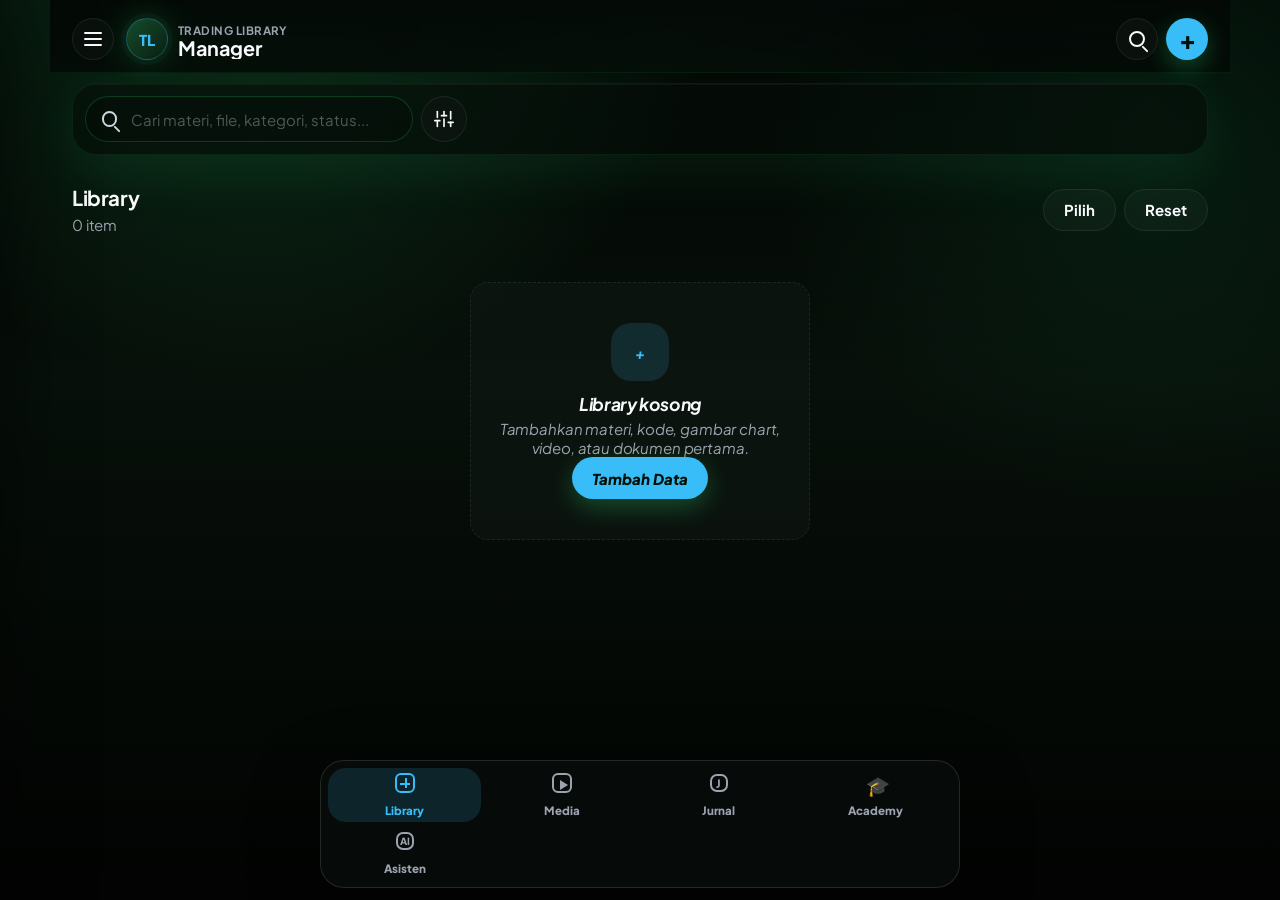
<file: index.html>
<!doctype html>
<html lang="id">
  <head>
    <meta charset="utf-8">
    <meta name="viewport" content="width=device-width, initial-scale=1, viewport-fit=cover">
    <meta name="theme-color" content="#050806">
    <meta name="description" content="Trading Library Manager untuk mengelola materi, indikator, gambar chart, video pembelajaran, dan dokumen trading.">
    <title>Trading Library Manager</title>
    <link rel="stylesheet" href="./style.css?v=20260519TradingWorkspaceAI1">
    <link rel="icon" href="data:image/svg+xml,%3Csvg xmlns='http://www.w3.org/2000/svg' viewBox='0 0 96 96'%3E%3Crect width='96' height='96' rx='24' fill='%23050806'/%3E%3Cpath d='M20 62h12V36H20v26Zm22 0h12V24H42v38Zm22 0h12V44H64v18Z' fill='%2339ff88'/%3E%3Cpath d='M18 72h60' stroke='%23f4fff7' stroke-width='6' stroke-linecap='round'/%3E%3C/svg%3E">
  </head>
  <body>
    <div class="app-shell">
      <header class="app-header">
        <button class="icon-button menu-button" id="openSidebarBtn" type="button" aria-label="Buka navigasi">
          <span class="menu-icon" aria-hidden="true"></span>
        </button>
        <div class="brand">
          <div class="brand-mark" aria-hidden="true">TL</div>
          <div class="brand-copy">
            <span>Trading Library</span>
            <h1>Manager</h1>
          </div>
        </div>
        <div class="header-actions">
          <button class="icon-button" id="focusSearchBtn" type="button" aria-label="Fokus pencarian">
            <span class="search-icon" aria-hidden="true"></span>
          </button>
          <button class="add-button" id="openFormBtn" type="button" aria-label="Tambah data">+</button>
        </div>
      </header>

      <div class="sidebar-backdrop" id="sidebarBackdrop" hidden></div>
      <aside class="side-drawer" id="sideDrawer" aria-hidden="true" aria-label="Navigasi samping">
        <div class="side-drawer-head">
          <div class="side-drawer-brand">
            <div class="brand-mark" aria-hidden="true">TL</div>
            <div>
              <span>Quick Menu</span>
              <h2>Trading Library</h2>
            </div>
          </div>
          <button class="icon-button side-close-button" id="closeSidebarBtn" type="button" aria-label="Tutup navigasi">×</button>
        </div>
        <nav class="side-drawer-menu" aria-label="Menu cepat">
          <button class="side-nav-button" type="button" data-view="statistics">
            <span class="nav-icon statistics-icon" aria-hidden="true"></span>
            <span>Dasbor & Statistik</span>
          </button>
          <button class="side-nav-button is-active" type="button" data-view="library">
            <span class="nav-icon library-icon" aria-hidden="true"></span>
            <span>Library</span>
          </button>
          <button class="side-nav-button" type="button" data-view="media">
            <span class="nav-icon media-icon" aria-hidden="true"></span>
            <span>Media</span>
          </button>
          <button class="side-nav-button" type="button" data-view="journal">
            <span class="nav-icon journal-icon" aria-hidden="true"></span>
            <span>Jurnal Trading</span>
          </button>
          <button class="side-nav-button" type="button" data-view="notes">
            <span class="nav-icon journal-icon" aria-hidden="true"></span>
            <span>Catatan Pribadi</span>
          </button>
          <button class="side-nav-button" type="button" data-view="assistant">
            <span class="nav-icon assistant-icon" aria-hidden="true"></span>
            <span>Asisten</span>
          </button>
        </nav>
        <div class="side-drawer-footer">
          <strong>Menu tambahan</strong>
          <span>Backup, Restore, PIN, arsip, dan ringkasan status berada di Dashboard / Status.</span>
        </div>
      </aside>

      <section class="control-panel" aria-label="Filter dan pencarian">
        <div class="search-row" style="display: flex; gap: 8px; width: 100%;">
          <label class="search-box" for="searchInput" style="flex: 1;">
            <span class="search-icon" aria-hidden="true"></span>
            <input id="searchInput" type="search" autocomplete="off" placeholder="Cari materi, file, kategori, status...">
          </label>
          <button class="icon-button filter-toggle-btn" id="filterToggleBtn" type="button" aria-label="Toggle Filter" style="flex: 0 0 auto; width: 46px; height: 46px;">
            <svg xmlns="http://www.w3.org/2000/svg" width="20" height="20" viewBox="0 0 24 24" fill="none" stroke="currentColor" stroke-width="2" stroke-linecap="round" stroke-linejoin="round"><line x1="4" y1="21" x2="4" y2="14"></line><line x1="4" y1="10" x2="4" y2="3"></line><line x1="12" y1="21" x2="12" y2="12"></line><line x1="12" y1="8" x2="12" y2="3"></line><line x1="20" y1="21" x2="20" y2="16"></line><line x1="20" y1="12" x2="20" y2="3"></line><line x1="1" y1="14" x2="7" y2="14"></line><line x1="9" y1="8" x2="15" y2="8"></line><line x1="17" y1="16" x2="23" y2="16"></line></svg>
          </button>
        </div>

        <div class="filter-content" id="filterContent" hidden>
          <div class="filter-block">
            <div class="filter-label">Kategori</div>
            <div class="pill-row" id="categoryPills" role="listbox" aria-label="Filter kategori"></div>
          </div>

          <div class="filter-block">
            <div class="filter-label">Status</div>
            <div class="pill-row compact" id="statusPills" role="listbox" aria-label="Filter status belajar"></div>
          </div>

          <div class="filter-block">
            <div class="filter-label">Jenis File</div>
            <div class="pill-row compact" id="typePills" role="listbox" aria-label="Filter jenis file"></div>
          </div>

          <div class="quick-controls" aria-label="Kontrol tambahan">
            <label class="mini-field">
              <span>Sortir</span>
              <select id="sortSelect">
                <option value="pinned-newest">Pin + Terbaru</option>
                <option value="newest">Terbaru</option>
                <option value="oldest">Terlama</option>
                <option value="title-asc">Nama A-Z</option>
                <option value="title-desc">Nama Z-A</option>
                <option value="status">Status</option>
              </select>
            </label>
            <label class="mini-field">
              <span>Koleksi</span>
              <input id="collectionFilterInput" type="search" placeholder="Semua koleksi">
            </label>
            <label class="toggle-field">
              <input id="showArchivedInput" type="checkbox">
              <span>Tampilkan Arsip</span>
            </label>
          </div>
        </div>
      </section>

      <main class="main-content">
        <section class="view is-active" id="libraryView" aria-labelledby="libraryHeading">
          <div class="section-head">
            <div>
              <h2 id="libraryHeading">Library</h2>
              <p id="libraryCount">0 item</p>
            </div>
            <div class="section-actions">
              <button class="ghost-button" id="selectModeBtn" type="button">Pilih</button>
              <button class="ghost-button danger" id="bulkDeleteBtn" type="button" hidden>Hapus Terpilih</button>
              <button class="ghost-button" id="cancelSelectBtn" type="button" hidden>Batal</button>
              <button class="ghost-button" id="clearFiltersBtn" type="button">Reset</button>
            </div>
          </div>
          <div class="card-grid" id="libraryGrid"></div>
          <div class="empty-state" id="libraryEmpty" hidden>
            <div class="empty-mark" aria-hidden="true">+</div>
            <h3>Library kosong</h3>
            <p>Tambahkan materi, kode, gambar chart, video, atau dokumen pertama.</p>
            <button class="primary-button" id="emptyAddBtn" type="button">Tambah Data</button>
          </div>
        </section>

        <section class="view" id="codeView" aria-labelledby="codeHeading" hidden>
          <div class="section-head">
            <div>
              <h2 id="codeHeading">Kode Indikator</h2>
              <p id="codeCount">0 item</p>
            </div>
          </div>
          <div class="card-grid" id="codeGrid"></div>
          <div class="empty-state" id="codeEmpty" hidden>
            <div class="empty-mark" aria-hidden="true">{ }</div>
            <h3>Belum ada kode</h3>
            <p>Simpan Pine Script, catatan indikator, atau snippet entry.</p>
          </div>
        </section>

        <section class="view" id="mediaView" aria-labelledby="mediaHeading" hidden>
          <div class="section-head">
            <div>
              <h2 id="mediaHeading">Media</h2>
              <p id="mediaCount">0 item</p>
            </div>
          </div>
          <div class="pill-row compact media-type-row" id="mediaTypePills" role="listbox" aria-label="Klasifikasi media"></div>
          <div class="card-grid" id="mediaGrid"></div>
          <div class="empty-state" id="mediaEmpty" hidden>
            <div class="empty-mark" aria-hidden="true">▣</div>
            <h3>Belum ada media</h3>
            <p>Simpan chart setup, screenshot, video pembelajaran, atau dokumen.</p>
          </div>
        </section>


        <section class="view" id="journalView" aria-labelledby="journalHeading" hidden>
          <div class="section-head">
            <div>
              <h2 id="journalHeading">Jurnal</h2>
              <p id="journalCount">0 jurnal</p>
            </div>
            <div class="section-actions">
              <button class="ghost-button" id="weeklyEvalBtn" type="button" aria-label="Evaluasi Mingguan">📊 Evaluasi</button>
              <button class="ghost-button" id="githubSettingsBtn" type="button" aria-label="Pengaturan GitHub">⚙️</button>
              <button class="primary-button" id="newJournalBtn" type="button">+ Jurnal Baru</button>
            </div>
          </div>

          <form class="journal-form journal-editor" id="journalForm" hidden>
            <input id="journalId" type="hidden">
            <div class="form-grid">
              <label class="field">
                <span>Tanggal</span>
                <input id="journalDateInput" type="date" required>
              </label>
              <label class="field">
                <span>Pair / Market</span>
                <input id="journalMarketInput" type="text" maxlength="40" placeholder="XAUUSD, BTCUSD, EURUSD">
              </label>
            </div>
            <label class="field">
              <span>Judul jurnal</span>
              <input id="journalTitleInput" type="text" maxlength="100" required placeholder="Contoh: Evaluasi entry London session">
            </label>
            <div class="form-grid">
              <label class="field">
                <span>Setup</span>
                <input id="journalSetupInput" type="text" maxlength="80" placeholder="OB, FVG, liquidity sweep">
              </label>
              <label class="field">
                <span>Hasil</span>
                <select id="journalResultInput">
                  <option value="Belum selesai">Belum selesai</option>
                  <option value="Win">Win</option>
                  <option value="Loss">Loss</option>
                  <option value="BE">BE</option>
                  <option value="Tidak entry">Tidak entry</option>
                </select>
              </label>
            </div>
            <div class="form-grid">
              <label class="field">
                <span>Profit</span>
                <input id="journalProfitInput" type="number" inputmode="decimal" min="0" step="0.01" placeholder="Untung trade">
              </label>
              <label class="field">
                <span>Loss</span>
                <input id="journalLossInput" type="number" inputmode="decimal" min="0" step="0.01" placeholder="Rugi trade">
              </label>
            </div>
            <label class="field">
              <span>Catatan & Evaluasi</span>
              <textarea id="journalEvaluationInput" rows="6" maxlength="4800" placeholder="Tulis rencana, alasan entry, kondisi market, dan evaluasi trade di sini."></textarea>
            </label>
            <div class="form-grid">
              <label class="field">
                <span>Kesalahan</span>
                <textarea id="journalMistakesInput" rows="3" maxlength="1600" placeholder="FOMO, entry cepat, revenge trade..."></textarea>
              </label>
              <label class="field">
                <span>Pelajaran</span>
                <textarea id="journalLessonsInput" rows="3" maxlength="1600" placeholder="Apa yang perlu diperbaiki."></textarea>
              </label>
            </div>
            <label class="field">
              <span>Emosi</span>
              <input id="journalEmotionInput" type="text" maxlength="120" placeholder="Tenang, takut, serakah, ragu, percaya diri">
            </label>
            <label class="file-drop" for="journalFileInput">
              <input id="journalFileInput" type="file" multiple accept="image/*,video/*,.mp4,.mkv,.webm,.ogg,.mov,.m4v,.3gp,.avi,.md,.txt,.doc,.docx,.pdf,.xls,.xlsx,.csv,.ppt,.pptx,application/pdf,application/msword,application/vnd.openxmlformats-officedocument.wordprocessingml.document,application/vnd.ms-excel,application/vnd.openxmlformats-officedocument.spreadsheetml.sheet,text/csv,application/vnd.ms-powerpoint,application/vnd.openxmlformats-officedocument.presentationml.presentation,text/markdown,text/plain">
              <span class="file-drop-title">Tambah lampiran jurnal</span>
              <span class="file-drop-meta" id="journalFileMeta">Gambar chart, video, PDF, Markdown, TXT, Word, Excel, PowerPoint</span>
            </label>
            <p class="form-message" id="journalMessage" role="status"></p>
            <div class="form-actions">
              <button class="ghost-button" id="resetJournalBtn" type="button">Tutup Editor</button>
              <button class="primary-button" type="submit">Simpan Jurnal</button>
            </div>
          </form>

          <div class="journal-list" id="journalList"></div>
          <div class="empty-state" id="journalEmpty" hidden>
            <div class="empty-mark" aria-hidden="true">J</div>
            <h3>Jurnal kosong</h3>
            <p>Tulis jurnal teks dulu, lalu tambahkan gambar chart kapan saja.</p>
          </div>
        </section>

        <section class="view" id="assistantView" aria-labelledby="assistantHeading" hidden>
          <div class="section-head assistant-title-head">
            <div>
              <h2 id="assistantHeading">Ruang Asisten</h2>
              <p id="assistantCount">Coach trading, cari materi, dan aksi aplikasi</p>
            </div>
          </div>

          <div class="assistant-workspace">
            <section class="assistant-hero-card">
              <div class="assistant-hero-copy">
                <span class="assistant-kicker">Trading Workspace</span>
                <h3>Ruang Asisten</h3>
                <p>Tulis bebas. Asisten otomatis memahami apakah kamu ingin coaching, mencari materi, membuka file, atau menjalankan aksi aplikasi.</p>
              </div>
              <div class="assistant-unified-route" id="assistantModeTabs" aria-label="Routing asisten">
                <button class="assistant-mode-tab is-active" type="button" data-assistant-mode="coach" aria-selected="true">Coach Trading</button>
                <button class="assistant-mode-tab" type="button" data-assistant-mode="material" aria-selected="false">Cari Materi</button>
                <button class="assistant-mode-tab" type="button" data-assistant-mode="action" aria-selected="false">Aksi Aplikasi</button>
              </div>
              <div class="assistant-shortcut-menu" id="assistantShortcutMenu" aria-label="Menu cepat asisten"></div>
            </section>

            <section class="assistant-card assistant-chat-card assistant-room-card">
              <div class="assistant-chat-headline">
                <div>
                  <span id="assistantModeLabel">Smart Assistant</span>
                  <h3>Chat Asisten</h3>
                </div>
                <button class="ghost-button danger" id="clearAssistantHistoryBtn" type="button">Hapus Riwayat</button>
              </div>
              <div class="assistant-chat-log" id="assistantChatLog" aria-live="polite"></div>
              <div class="assistant-answer assistant-live-answer" id="assistantAnswer" hidden>Jawaban asisten akan muncul di sini.</div>
              <div class="assistant-chat-bar-container">
                <div class="assistant-quick-prompts" id="assistantQuickPrompts">
                  <button class="quick-prompt-btn" type="button">Bantu analisa kelemahan trading saya</button>
                  <button class="quick-prompt-btn" type="button">Apa itu Fair Value Gap?</button>
                  <button class="quick-prompt-btn" type="button">Buka dashboard statistik</button>
                </div>
                <div class="assistant-chat-bar">
                  <label class="assistant-chat-input" for="assistantQuestionInput">
                    <textarea id="assistantQuestionInput" rows="1" maxlength="1600" placeholder="Ketik pesan untuk Smart AI..."></textarea>
                  </label>
                  <button class="assistant-send-button" id="askAssistantBtn" type="button" aria-label="Kirim pesan">
                    <svg xmlns="http://www.w3.org/2000/svg" width="24" height="24" viewBox="0 0 24 24" fill="none" stroke="currentColor" stroke-width="2" stroke-linecap="round" stroke-linejoin="round"><line x1="12" y1="19" x2="12" y2="5"></line><polyline points="5 12 12 5 19 12"></polyline></svg>
                  </button>
                </div>
              </div>
              <p class="assistant-note">AI bisa salah. Aplikasi tetap memvalidasi aksi penting sebelum dijalankan.</p>
            </section>

            <section class="assistant-card assistant-insight-card">
              <div class="assistant-card-headline">
                <div>
                  <span>Insight Cepat</span>
                  <h3>Kebiasaan Trading</h3>
                </div>
                <div class="form-actions compact-actions">
                  <button class="primary-button" id="updateInsightBtn" type="button">Update</button>
                  <button class="ghost-button danger" id="clearInsightBtn" type="button">Hapus</button>
                </div>
              </div>
              <div class="insight-box" id="insightBox">Belum ada insight. Tekan Update Insight.</div>
            </section>

            <details class="assistant-card assistant-api-settings" id="assistantApiSettings">
              <summary>
                <span>Pengaturan API</span>
                <strong id="assistantApiSummary">Status koneksi AI</strong>
              </summary>
              <div class="assistant-api-body">
                <label class="field">
                  <span>Provider</span>
                  <select id="aiProviderInput" class="input">
                    <option value="deepseek">DeepSeek</option>
                    <option value="gemini">Gemini</option>
                    <option value="groq">Groq</option>
                    <option value="openrouter" selected>OpenRouter</option>
                    <option value="mistral">Mistral / Mimo</option>
                    <option value="openai">OpenAI</option>
                    <option value="custom">Custom OpenAI-Compatible</option>
                  </select>
                </label>
                <label class="field">
                  <span>API Key</span>
                  <input id="geminiApiKeyInput" type="password" autocomplete="off" placeholder="Isi API key di webpage, bukan di kode">
                </label>
                <label class="field">
                  <span>Model</span>
                  <input id="geminiModelInput" type="text" value="google/gemini-2.0-flash-001" placeholder="google/gemini-2.0-flash-001">
                </label>
                <label class="field" hidden>
                  <span>Base URL Custom</span>
                  <input id="aiBaseUrlInput" type="url" autocomplete="off" placeholder="https://domain-api-kamu.com/v1/chat/completions">
                </label>
                <div class="form-actions compact-actions">
                  <button class="primary-button" id="saveGeminiKeyBtn" type="button">Simpan API</button>
                  <button class="ghost-button" id="testGeminiBtn" type="button">Test</button>
                  <button class="ghost-button danger" id="clearGeminiKeyBtn" type="button">Hapus API</button>
                </div>
                <p class="form-message" id="assistantMessage" role="status"></p>
              </div>
            </details>
          </div>
        </section>


        <section class="view" id="statisticsView" aria-labelledby="statisticsHeading" hidden>
          <div class="section-head">
            <div>
              <h2 id="statisticsHeading">Dasbor & Statistik</h2>
              <p id="statisticsCount">Ringkasan performa dan kebiasaan trading Anda</p>
            </div>
            <div class="section-actions">
              <button class="ghost-button" id="exportAllBtn" type="button">Backup</button>
              <label class="ghost-button import-button" for="importBackupInput">Restore</label>
              <input id="importBackupInput" type="file" accept=".zip,application/zip" hidden>
              <button class="ghost-button" id="setPinBtn" type="button">PIN</button>
              <button class="ghost-button danger" id="clearPinBtn" type="button">Hapus PIN</button>
            </div>
          </div>
          <div class="dashboard-grid" id="dashboardGrid"></div>
          <div class="statistics-page" id="statisticsViewContent"></div>
        </section>

        <section class="view" id="notesView" aria-labelledby="notesHeading" hidden>
          <div class="section-head">
            <div>
              <h2 id="notesHeading">Catatan Pribadi</h2>
              <p id="notesCount">0 catatan</p>
            </div>
            <div class="section-actions">
              <button class="primary-button" id="newNoteBtn" type="button">+ Catat Baru</button>
            </div>
          </div>

          <form class="journal-form journal-editor" id="noteForm" hidden>
            <input id="noteId" type="hidden">
            <div class="form-grid">
              <label class="field">
                <span>Tanggal</span>
                <input id="noteDateInput" type="date" required>
              </label>
            </div>
            <label class="field">
              <span>Judul Catatan</span>
              <input id="noteTitleInput" type="text" maxlength="100" required placeholder="Apa yang Anda pikirkan/rasakan?">
            </label>
            <label class="field">
              <span>Isi Curhat / Pengalaman / Target</span>
              <textarea id="noteContentInput" rows="10" maxlength="8000" placeholder="Tulis keluh kesah, pengalaman trading hari ini, atau bebas apapun di sini..." required></textarea>
            </label>
            <div class="form-actions">
              <button class="secondary-button" id="cancelNoteBtn" type="button">Batal</button>
              <button class="primary-button" type="submit">Simpan Catatan</button>
            </div>
          </form>

          <div class="journal-list" id="notesList" aria-live="polite"></div>
        </section>

        <section class="view" id="academyView" aria-labelledby="academyHeading" hidden>
          <div class="section-head">
            <div>
              <h2 id="academyHeading">Amy Trading Academy</h2>
              <p>Materi Pembelajaran</p>
            </div>
          </div>
          <div class="card-grid" id="academyGrid" style="display: block; padding: 0;">
            <iframe id="academyFrame" src="academy/index.html" style="width: 100%; height: calc(100vh - 200px); border: none; border-radius: 12px;"></iframe>
          </div>
        </section>
      </main>


      <!-- Floating AI popup removed: AI is focused inside Ruang Asisten. -->
      <nav class="bottom-nav" aria-label="Navigasi utama">
        <button class="nav-button is-active" type="button" data-view="library">
          <span class="nav-icon library-icon" aria-hidden="true"></span>
          <span>Library</span>
        </button>
        <button class="nav-button" type="button" data-view="media">
          <span class="nav-icon media-icon" aria-hidden="true"></span>
          <span>Media</span>
        </button>
        <button class="nav-button" type="button" data-view="journal">
          <span class="nav-icon journal-icon" aria-hidden="true"></span>
          <span>Jurnal</span>
        </button>
        <button class="nav-button" type="button" data-view="academy">
          <span class="nav-icon" style="font-size:1.2rem;" aria-hidden="true">🎓</span>
          <span>Academy</span>
        </button>
        <button class="nav-button" type="button" data-view="assistant">
          <span class="nav-icon assistant-icon" aria-hidden="true"></span>
          <span>Asisten</span>
        </button>
      </nav>
    </div>

    <dialog class="sheet-dialog" id="itemDialog">
      <form class="item-form" id="itemForm" method="dialog">
        <div class="sheet-handle" aria-hidden="true"></div>
        <div class="form-head">
          <div>
            <span id="formMode">Tambah</span>
            <h2>Data Trading</h2>
          </div>
          <button class="icon-button close-button" id="closeFormBtn" value="cancel" type="button" aria-label="Tutup">×</button>
        </div>

        <input id="itemId" type="hidden">

        <label class="field">
          <span>Judul</span>
          <input id="titleInput" name="title" type="text" maxlength="80" required placeholder="Contoh: OB valid London session">
        </label>

        <div class="form-grid">
          <label class="field">
            <span>Tipe</span>
            <select id="typeInput" name="type" required>
              <option value="Materi Trading">Materi Trading</option>
              <option value="Kode Indikator">Kode Indikator</option>
              <option value="Gambar Chart">Gambar Chart</option>
              <option value="Video Pembelajaran">Video Pembelajaran</option>
              <option value="Dokumen">Dokumen</option>
            </select>
          </label>

          <label class="field">
            <span>Kategori</span>
            <select id="categoryInput" name="category" required></select>
          </label>
        </div>

        <label class="field">
          <span>Status</span>
          <select id="statusInput" name="status" required></select>
        </label>

        <label class="field">
          <span>Koleksi / Folder</span>
          <input id="collectionInput" name="collection" type="text" maxlength="60" placeholder="Contoh: Jurnal Trading, Setup Entry, Psikologi">
        </label>

        <label class="field">
          <span>Tag bebas</span>
          <input id="tagsInput" name="tags" type="text" maxlength="180" placeholder="Contoh: entry, FOMO, backtest">
        </label>

        <label class="field">
          <span>Link media/file</span>
          <input id="mediaUrlInput" name="mediaUrl" type="url" placeholder="https://contoh.com/chart.png, video.mp4, atau dokumen.pdf">
        </label>

        <label class="file-drop" for="fileInput">
          <input id="fileInput" type="file" multiple accept="image/*,video/*,.mp4,.mkv,.webm,.ogg,.mov,.m4v,.3gp,.avi,.md,.txt,.doc,.docx,.pdf,.xls,.xlsx,.csv,.ppt,.pptx,application/pdf,application/msword,application/vnd.openxmlformats-officedocument.wordprocessingml.document,application/vnd.ms-excel,application/vnd.openxmlformats-officedocument.spreadsheetml.sheet,text/csv,application/vnd.ms-powerpoint,application/vnd.openxmlformats-officedocument.presentationml.presentation,text/markdown,text/plain">
          <span class="file-drop-title">Pilih gambar, video, atau dokumen</span>
          <span class="file-drop-meta" id="fileMeta">PNG, JPG, WEBP, MP4, MKV, WEBM, MD, TXT, DOC, DOCX, PDF, XLS, XLSX, CSV, PPT, PPTX</span>
        </label>

        <label class="toggle-field form-toggle">
          <input id="compressImageInput" type="checkbox">
          <span>Kompres gambar besar sebelum disimpan</span>
        </label>

        <div class="preview-box" id="formPreview" hidden></div>

        <label class="field">
          <span>Catatan</span>
          <textarea id="notesInput" name="notes" rows="4" maxlength="1400" placeholder="Setup, aturan entry, alasan validasi, atau catatan belajar."></textarea>
        </label>

        <label class="field">
          <span>Checklist belajar</span>
          <textarea id="checklistInput" name="checklist" rows="4" maxlength="1200" placeholder="Satu checklist per baris. Awali dengan [x] untuk selesai."></textarea>
        </label>

        <label class="field code-field" id="codeField">
          <span>Kode indikator</span>
          <textarea id="codeInput" name="code" rows="8" spellcheck="false" placeholder="// Simpan Pine Script atau snippet indikator di sini"></textarea>
        </label>

        <p class="form-message" id="formMessage" role="status"></p>

        <div class="form-actions">
          <button class="ghost-button danger" id="deleteCurrentBtn" type="button" hidden>Hapus</button>
          <button class="primary-button" type="submit">Simpan Data</button>
        </div>
      </form>
    </dialog>

    <dialog class="sheet-dialog" id="githubDialog">
      <form class="item-form" id="githubForm" method="dialog">
        <div class="sheet-handle" aria-hidden="true"></div>
        <div class="form-head">
          <div>
            <span>Pengaturan</span>
            <h2>Integrasi GitHub</h2>
          </div>
          <button class="icon-button close-button" id="closeGithubBtn" value="cancel" type="button" aria-label="Tutup">×</button>
        </div>
        <div class="form-grid">
          <label class="field">
            <span>GitHub PAT (Personal Access Token)</span>
            <input id="githubTokenInput" type="password" placeholder="ghp_xxxx">
          </label>
        </div>
        <label class="field">
          <span>Repository (Format: owner/repo)</span>
          <input id="githubRepoInput" type="text" placeholder="aku/my-jurnal-trading">
        </label>
        <p style="font-size: 0.8rem; opacity: 0.7; margin-bottom: 12px;">Pastikan token memiliki akses 'repo'. Jurnal akan disimpan sebagai file .md.</p>
        <div class="form-actions">
          <button class="primary-button" type="submit" id="saveGithubBtn">Simpan Pengaturan</button>
        </div>
      </form>
    </dialog>

    <template id="cardTemplate">
      <article class="library-card">
        <label class="select-check">
          <input class="select-action" type="checkbox" aria-label="Pilih item">
          <span></span>
        </label>
        <div class="media-slot"></div>
        <div class="card-body">
          <div class="card-topline">
            <span class="category-tag"></span>
            <span class="status-tag"></span>
          </div>
          <h3 class="card-title"></h3>
          <p class="card-meta"></p>
          <p class="file-line"></p>
          <p class="card-tags"></p>
          <p class="card-notes"></p>
          <div class="checklist-preview"></div>
          <pre class="code-preview"></pre>
          <p class="revision-line"></p>
        </div>
        <div class="card-actions compact-card-actions">
          <div class="card-menu-wrap">
            <button class="small-button menu-toggle-action" type="button" aria-label="Menu aksi">⋮</button>
            <div class="card-menu" hidden>
              <button class="card-menu-item edit-action" type="button">Edit</button>
              <button class="card-menu-item copy-action" type="button">Lihat / Salin</button>
              <button class="card-menu-item pin-action" type="button">Pin</button>
              <button class="card-menu-item archive-action" type="button">Arsip</button>
              <button class="card-menu-item export-action" type="button">Export</button>
              <button class="card-menu-item danger delete-action" type="button">Hapus</button>
            </div>
          </div>
        </div>
      </article>
    </template>

    <dialog class="sheet-dialog document-dialog" id="documentDialog">
      <div class="document-viewer">
        <div class="sheet-handle" aria-hidden="true"></div>
        <div class="form-head">
          <div>
            <span id="documentTypeLabel">Dokumen</span>
            <h2 id="documentTitle">Preview Dokumen</h2>
          </div>
          <button class="icon-button close-button" id="closeDocumentBtn" type="button" aria-label="Tutup">×</button>
        </div>
        <div class="document-frame" id="documentFrame"></div>
        <div class="document-actions">
          <button class="ghost-button" id="downloadDocumentBtn" type="button">Download</button>
          <button class="primary-button" id="openDocumentBtn" type="button">Buka</button>
        </div>
      </div>
    </dialog>

    <dialog class="fullscreen-dialog" id="fullscreenDialog">
      <div class="fullscreen-viewer">
        <header class="fullscreen-bar">
          <button class="icon-button fullscreen-back" id="fullscreenBackBtn" type="button" aria-label="Kembali">‹</button>
          <div class="fullscreen-title-wrap">
            <span id="fullscreenMeta">Preview</span>
            <h2 id="fullscreenTitle">Viewer</h2>
          </div>
          <button class="icon-button fullscreen-close" id="fullscreenCloseBtn" type="button" aria-label="Tutup">×</button>
        </header>
        <div class="fullscreen-stage" id="fullscreenStage"></div>
        <button class="fullscreen-nav fullscreen-prev" id="fullscreenPrevBtn" type="button" aria-label="Gambar sebelumnya">‹</button>
        <button class="fullscreen-nav fullscreen-next" id="fullscreenNextBtn" type="button" aria-label="Gambar berikutnya">›</button>
        <footer class="fullscreen-footer">
          <button class="ghost-button danger" id="fullscreenDeleteBtn" type="button">Hapus</button>
          <button class="ghost-button" id="fullscreenAnalyzeBtn" type="button" hidden>Analisis Chart</button>
          <button class="ghost-button" id="fullscreenExitBtn" type="button">Keluar</button>
        </footer>
        <div class="fullscreen-analysis" id="fullscreenAnalysis" hidden></div>
      </div>
    </dialog>

    <script src="./jszip.min.js?v=20260519TradingWorkspaceAI1" defer></script>
    <script src="./app.js?v=20260519TradingWorkspaceAI1" defer></script>
  </body>
</html>
</file>
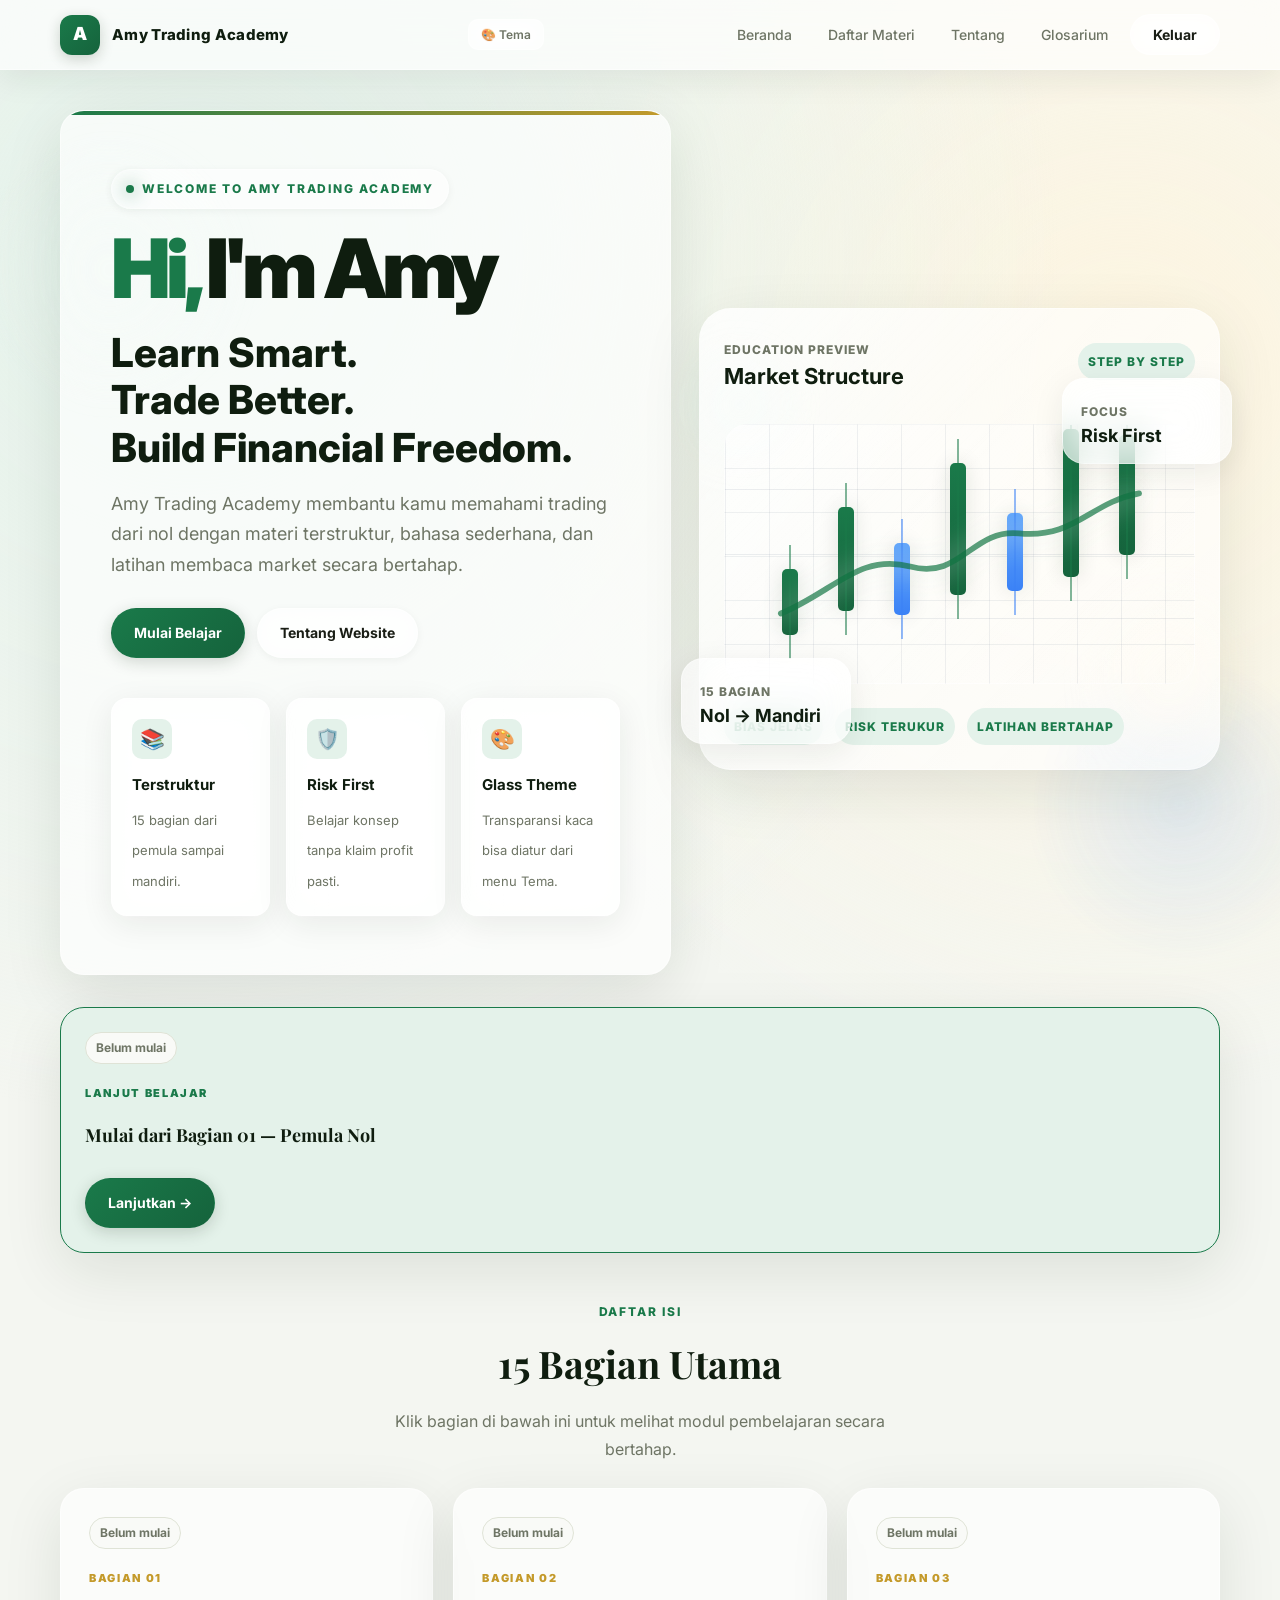
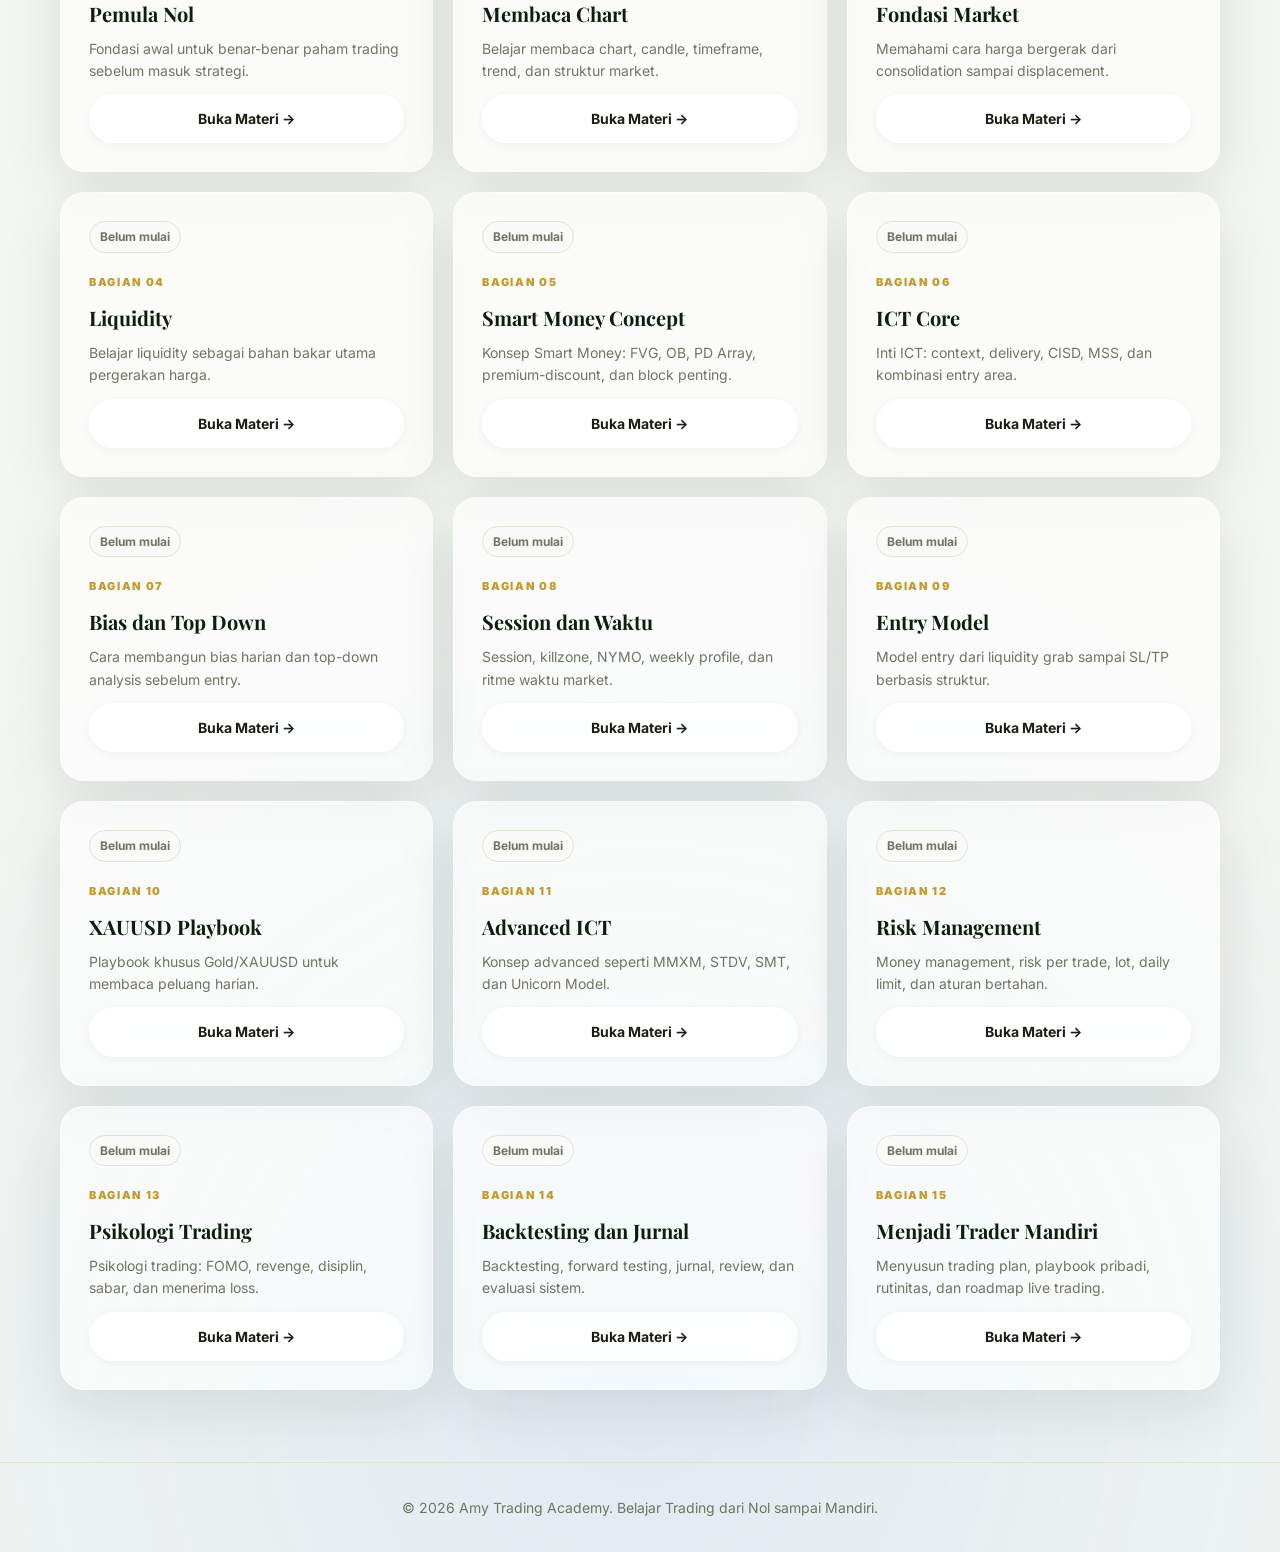
<file: academy/index.html>
<!doctype html>
<html lang="id">
<head>
  <meta charset="utf-8">
  <meta name="viewport" content="width=device-width, initial-scale=1">
  <meta name="robots" content="noindex,nofollow">
  <title>Beranda — Amy Trading Academy</title>
  <link rel="stylesheet" href="assets/css/style.css">
  <link rel="stylesheet" href="assets/css/glass.css">
  <script>const ROOT_PATH='';</script>
  <script src="assets/js/auth.js"></script>
  <script src="assets/js/main.js" defer></script>
</head>
<body>
  <script>requireLogin();</script>
  
  <header class="topbar hide-until-auth">
    <nav class="nav">
      <a class="brand" href="index.html">
        <span class="brand-mark">A</span>
        <span>Amy Trading Academy</span>
      </a>
      <button class="hamburger" id="hamburger" aria-label="Menu">
        <span></span><span></span><span></span>
      </button>
      <div class="navlinks" id="navlinks">
        <a href="index.html">Beranda</a>
        <a href="daftar-materi.html">Daftar Materi</a>
        <a href="tentang.html">Tentang</a>
        <a href="glosarium/index.html">Glosarium</a>
        <button class="btn ghost" onclick="logout()">Keluar</button>
      </div>
    </nav>
  </header>

  <main class="container hide-until-auth">
    <section class="hero glass-hero">
      <div class="hero-card">
        <div class="eyebrow glass-badge">Welcome To Amy Trading Academy</div>
        <h1><span>Hi,</span> I'm Amy</h1>
        <p class="hero-subline">Learn Smart.<br>Trade Better.<br>Build Financial Freedom.</p>
        <p>Amy Trading Academy membantu kamu memahami trading dari nol dengan materi terstruktur, bahasa sederhana, dan latihan membaca market secara bertahap.</p>
        <div class="hero-actions">
          <a class="btn primary" href="daftar-materi.html">Mulai Belajar</a>
          <a class="btn" href="tentang.html">Tentang Website</a>
        </div>
        
        <div class="feature-grid">
          <div class="mini-feature">
            <div class="feat-icon">📚</div>
            <strong>Terstruktur</strong>
            <span>15 bagian dari pemula sampai mandiri.</span>
          </div>
          <div class="mini-feature">
            <div class="feat-icon">🛡️</div>
            <strong>Risk First</strong>
            <span>Belajar konsep tanpa klaim profit pasti.</span>
          </div>
          <div class="mini-feature">
            <div class="feat-icon">🎨</div>
            <strong>Glass Theme</strong>
            <span>Transparansi kaca bisa diatur dari menu Tema.</span>
          </div>
        </div>
      </div>
      
      <aside class="side-preview hero-visual" aria-label="Preview edukasi chart">
        <div class="glass-orb orb-one"></div>
        <div class="glass-orb orb-two"></div>
        <div class="chart-glass-card">
          <div class="chart-header">
            <div>
              <span class="chart-kicker">Education Preview</span>
              <strong>Market Structure</strong>
            </div>
            <span class="chart-pill">Step by Step</span>
          </div>
          <div class="chart-stage">
            <div class="grid-line line-1"></div>
            <div class="grid-line line-2"></div>
            <div class="grid-line line-3"></div>
            <div class="candle up c1"><span></span></div>
            <div class="candle up c2"><span></span></div>
            <div class="candle down c3"><span></span></div>
            <div class="candle up c4"><span></span></div>
            <div class="candle down c5"><span></span></div>
            <div class="candle up c6"><span></span></div>
            <div class="candle up c7"><span></span></div>
            <svg class="chart-curve" viewBox="0 0 360 180" aria-hidden="true">
              <path d="M24 135 C70 116 93 82 137 94 C181 106 191 61 232 65 C281 70 294 38 337 30" />
            </svg>
          </div>
          <div class="chart-notes">
            <span>Bias jelas</span>
            <span>Risk terukur</span>
            <span>Latihan bertahap</span>
          </div>
        </div>
        <div class="floating-glass-card mini-chart-card">
          <span>15 Bagian</span>
          <strong>Nol → Mandiri</strong>
        </div>
        <div class="floating-glass-card mini-risk-card">
          <span>Focus</span>
          <strong>Risk First</strong>
        </div>
      </aside>
    </section>

    <!-- Lanjut Belajar Card -->
    <div id="lanjutBelajarContainer" class="hide-until-auth" style="margin-top: -16px; margin-bottom: 32px; display: none;">
      <div class="course-card" style="padding: 24px; background: var(--accent-soft); border-color: var(--accent);">
        <div class="num" style="color: var(--accent);">Lanjut Belajar</div>
        <h3 id="lanjutBelajarTitle" style="margin: 8px 0; font-size: 18px;">Mulai dari Bagian 01 — Pemula Nol</h3>
        <a id="lanjutBelajarBtn" class="btn primary" href="bagian-01-pemula-nol/index.html" style="margin-top: 12px; width: fit-content;">Lanjutkan →</a>
      </div>
    </div>

    <section class="section-heading">
      <div class="eyebrow">Daftar Isi</div>
      <h2>15 Bagian Utama</h2>
      <p>Klik bagian di bawah ini untuk melihat modul pembelajaran secara bertahap.</p>
    </section>

    <section class="cards">
      <article class="course-card">
        <div class="num">Bagian 01</div>
        <h3>Pemula Nol</h3>
        <p>Fondasi awal untuk benar-benar paham trading sebelum masuk strategi.</p>
        <a class="btn" href="bagian-01-pemula-nol/index.html">Buka Materi →</a>
      </article>

      <article class="course-card">
        <div class="num">Bagian 02</div>
        <h3>Membaca Chart</h3>
        <p>Belajar membaca chart, candle, timeframe, trend, dan struktur market.</p>
        <a class="btn" href="bagian-02-membaca-chart/index.html">Buka Materi →</a>
      </article>

      <article class="course-card">
        <div class="num">Bagian 03</div>
        <h3>Fondasi Market</h3>
        <p>Memahami cara harga bergerak dari consolidation sampai displacement.</p>
        <a class="btn" href="bagian-03-fondasi-market/index.html">Buka Materi →</a>
      </article>

      <article class="course-card">
        <div class="num">Bagian 04</div>
        <h3>Liquidity</h3>
        <p>Belajar liquidity sebagai bahan bakar utama pergerakan harga.</p>
        <a class="btn" href="bagian-04-liquidity/index.html">Buka Materi →</a>
      </article>

      <article class="course-card">
        <div class="num">Bagian 05</div>
        <h3>Smart Money Concept</h3>
        <p>Konsep Smart Money: FVG, OB, PD Array, premium-discount, dan block penting.</p>
        <a class="btn" href="bagian-05-smart-money-concept/index.html">Buka Materi →</a>
      </article>

      <article class="course-card">
        <div class="num">Bagian 06</div>
        <h3>ICT Core</h3>
        <p>Inti ICT: context, delivery, CISD, MSS, dan kombinasi entry area.</p>
        <a class="btn" href="bagian-06-ict-core/index.html">Buka Materi →</a>
      </article>

      <article class="course-card">
        <div class="num">Bagian 07</div>
        <h3>Bias dan Top Down</h3>
        <p>Cara membangun bias harian dan top-down analysis sebelum entry.</p>
        <a class="btn" href="bagian-07-bias-dan-top-down/index.html">Buka Materi →</a>
      </article>

      <article class="course-card">
        <div class="num">Bagian 08</div>
        <h3>Session dan Waktu</h3>
        <p>Session, killzone, NYMO, weekly profile, dan ritme waktu market.</p>
        <a class="btn" href="bagian-08-session-dan-waktu/index.html">Buka Materi →</a>
      </article>

      <article class="course-card">
        <div class="num">Bagian 09</div>
        <h3>Entry Model</h3>
        <p>Model entry dari liquidity grab sampai SL/TP berbasis struktur.</p>
        <a class="btn" href="bagian-09-entry-model/index.html">Buka Materi →</a>
      </article>

      <article class="course-card">
        <div class="num">Bagian 10</div>
        <h3>XAUUSD Playbook</h3>
        <p>Playbook khusus Gold/XAUUSD untuk membaca peluang harian.</p>
        <a class="btn" href="bagian-10-xauusd-playbook/index.html">Buka Materi →</a>
      </article>

      <article class="course-card">
        <div class="num">Bagian 11</div>
        <h3>Advanced ICT</h3>
        <p>Konsep advanced seperti MMXM, STDV, SMT, dan Unicorn Model.</p>
        <a class="btn" href="bagian-11-advanced-ict/index.html">Buka Materi →</a>
      </article>

      <article class="course-card">
        <div class="num">Bagian 12</div>
        <h3>Risk Management</h3>
        <p>Money management, risk per trade, lot, daily limit, dan aturan bertahan.</p>
        <a class="btn" href="bagian-12-risk-management/index.html">Buka Materi →</a>
      </article>

      <article class="course-card">
        <div class="num">Bagian 13</div>
        <h3>Psikologi Trading</h3>
        <p>Psikologi trading: FOMO, revenge, disiplin, sabar, dan menerima loss.</p>
        <a class="btn" href="bagian-13-psikologi-trading/index.html">Buka Materi →</a>
      </article>

      <article class="course-card">
        <div class="num">Bagian 14</div>
        <h3>Backtesting dan Jurnal</h3>
        <p>Backtesting, forward testing, jurnal, review, dan evaluasi sistem.</p>
        <a class="btn" href="bagian-14-backtesting-dan-jurnal/index.html">Buka Materi →</a>
      </article>

      <article class="course-card">
        <div class="num">Bagian 15</div>
        <h3>Menjadi Trader Mandiri</h3>
        <p>Menyusun trading plan, playbook pribadi, rutinitas, dan roadmap live trading.</p>
        <a class="btn" href="bagian-15-menjadi-trader-mandiri/index.html">Buka Materi →</a>
      </article>
    </section>
  </main>

  <footer class="footer hide-until-auth">
    © 2026 Amy Trading Academy. Belajar Trading dari Nol sampai Mandiri.
  </footer>
</body>
</html>
</file>
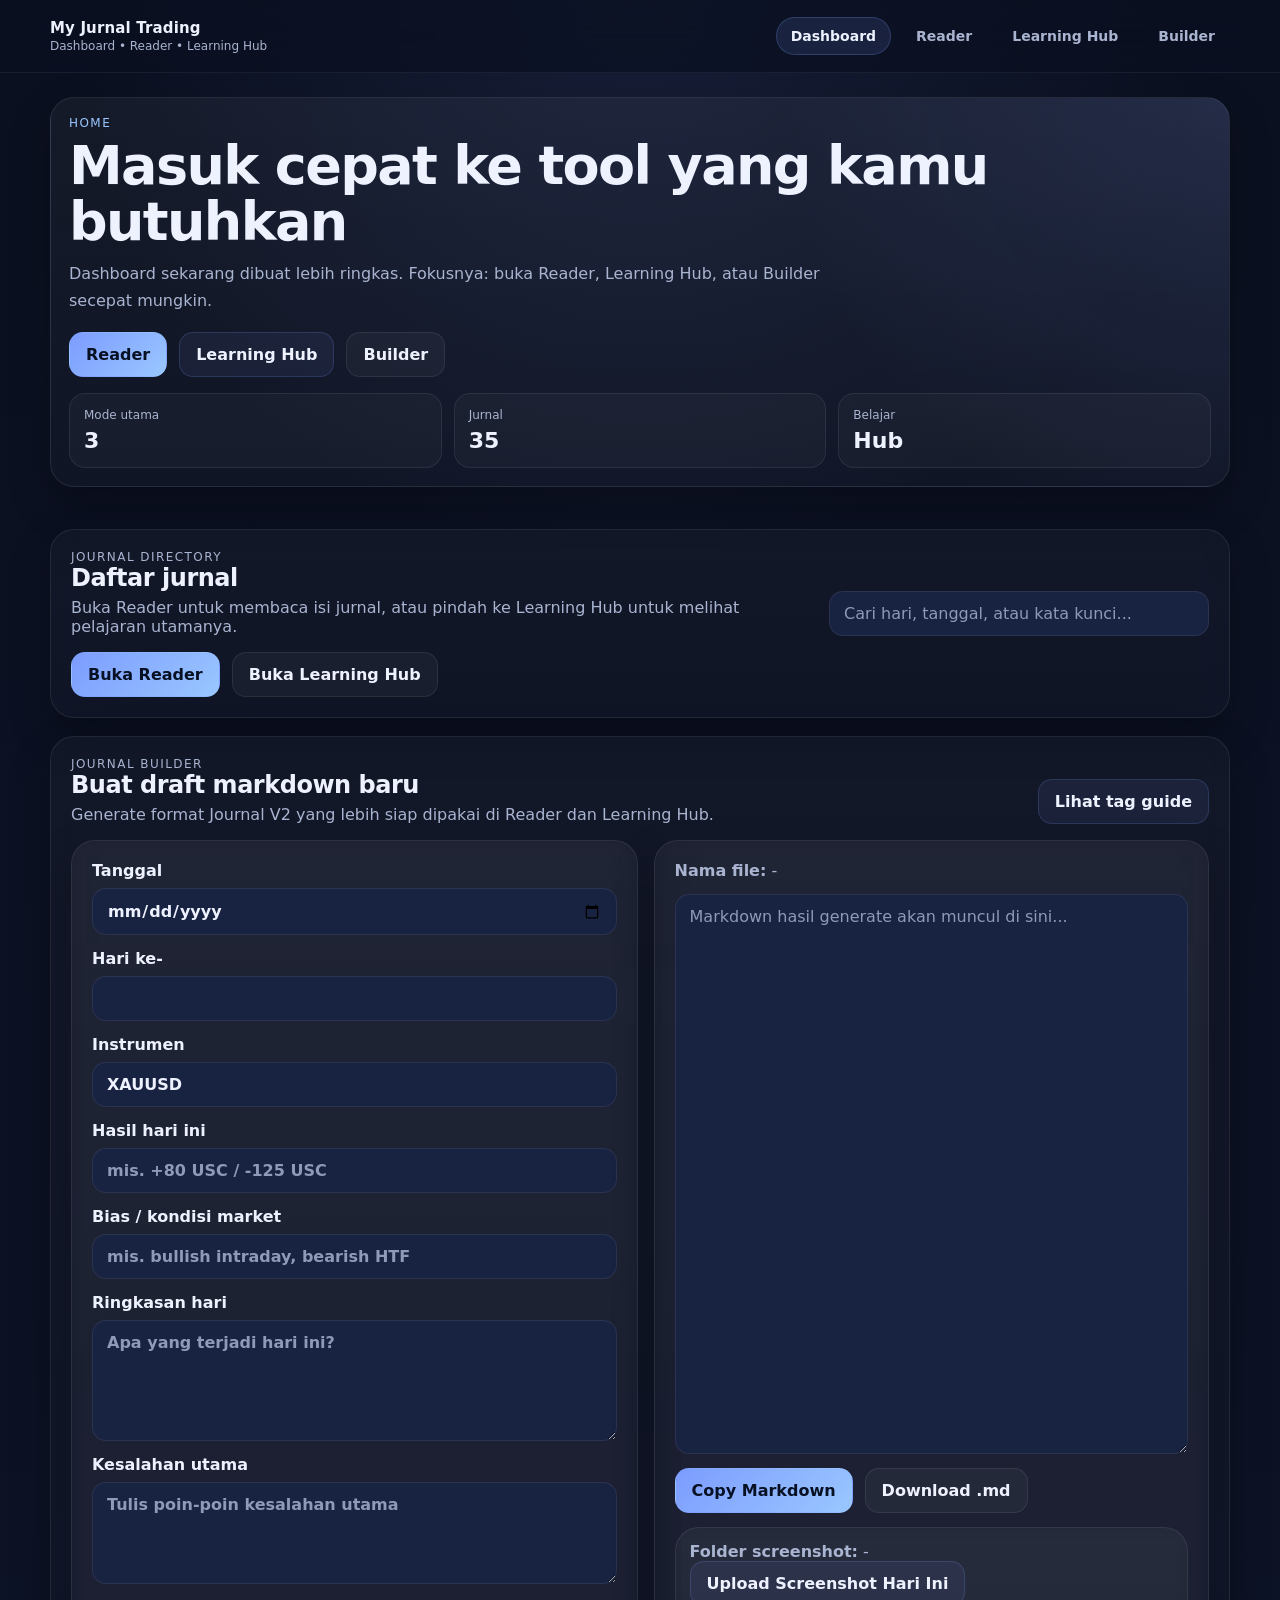
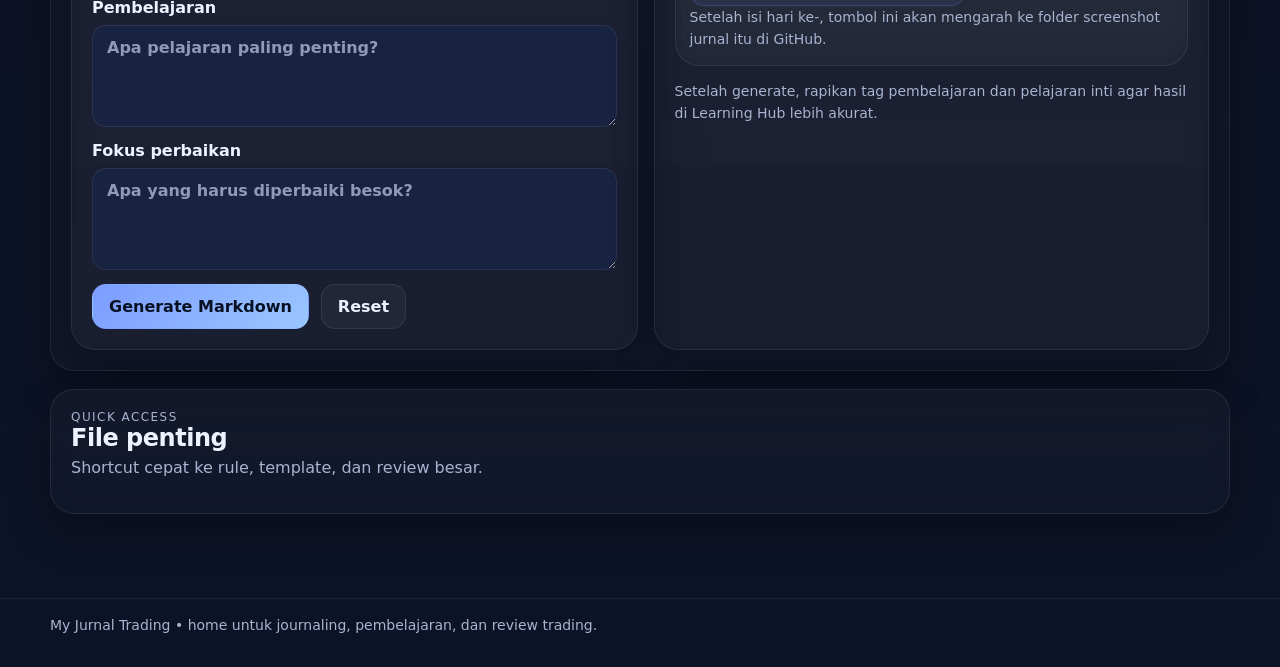
<file: docs/index.html>
<!DOCTYPE html>
<html lang="id">
<head>
  <meta charset="UTF-8" />
  <meta name="viewport" content="width=device-width, initial-scale=1.0" />
  <title>My Jurnal Trading Dashboard</title>
  <meta name="description" content="Dashboard jurnal trading untuk navigasi cepat, membaca jurnal langsung, dan belajar dari jurnal trading di Learning Hub." />
  <link rel="stylesheet" href="./styles.css" />
</head>
<body>
  <div class="site-shell">
    <header class="site-topbar">
      <div class="topbar-inner">
        <a class="brand" href="./">
          <span class="brand-title">My Jurnal Trading</span>
          <span class="brand-subtitle">Dashboard • Reader • Learning Hub</span>
        </a>
        <nav class="topnav" aria-label="Navigasi utama">
          <a class="topnav-link is-active" href="./">Dashboard</a>
          <a class="topnav-link" href="./reader.html">Reader</a>
          <a class="topnav-link" href="./learn.html">Learning Hub</a>
          <a class="topnav-link" href="#builder">Builder</a>
        </nav>
      </div>
    </header>

    <header class="hero">
      <div class="hero-inner">
        <section class="hero-card utility-first">
          <p class="eyebrow">Home</p>
          <h1>Masuk cepat ke tool yang kamu butuhkan</h1>
          <p class="subtitle">Dashboard sekarang dibuat lebih ringkas. Fokusnya: buka Reader, Learning Hub, atau Builder secepat mungkin.</p>
          <div class="hero-actions">
            <a class="btn primary" href="./reader.html">Reader</a>
            <a class="btn subtle" href="./learn.html">Learning Hub</a>
            <a class="btn" href="#builder">Builder</a>
          </div>
          <div class="compact-summary">
            <div class="compact-metric"><div class="label">Mode utama</div><div class="value">3</div></div>
            <div class="compact-metric"><div class="label">Jurnal</div><div class="value">35</div></div>
            <div class="compact-metric"><div class="label">Belajar</div><div class="value">Hub</div></div>
          </div>
        </section>
      </div>
    </header>

    <main class="container">
      <section class="stats-grid" id="dashboard-stats"></section>

      <section class="panel" id="journals">
        <div class="panel-head split">
          <div>
            <p class="section-kicker">Journal Directory</p>
            <h2>Daftar jurnal</h2>
            <p>Buka Reader untuk membaca isi jurnal, atau pindah ke Learning Hub untuk melihat pelajaran utamanya.</p>
          </div>
          <div class="search-wrap">
            <input id="journal-search" class="search" type="search" placeholder="Cari hari, tanggal, atau kata kunci..." />
          </div>
        </div>
        <div class="section-actions">
          <a class="btn primary" href="./reader.html">Buka Reader</a>
          <a class="btn" href="./learn.html">Buka Learning Hub</a>
        </div>
        <div id="journal-grid" class="journal-grid"></div>
      </section>

      <section class="panel" id="builder">
        <div class="panel-head split">
          <div>
            <p class="section-kicker">Journal Builder</p>
            <h2>Buat draft markdown baru</h2>
            <p>Generate format Journal V2 yang lebih siap dipakai di Reader dan Learning Hub.</p>
          </div>
          <div class="inline-actions">
            <a class="btn subtle" href="./learn.html">Lihat tag guide</a>
          </div>
        </div>
        <div class="builder-layout">
          <form id="journal-form" class="builder-form surface-card">
            <label>
              Tanggal
              <input type="date" id="entry-date" required />
            </label>
            <label>
              Hari ke-
              <input type="number" id="entry-day" min="1" required />
            </label>
            <label>
              Instrumen
              <input type="text" id="entry-instrument" placeholder="XAUUSD" value="XAUUSD" />
            </label>
            <label>
              Hasil hari ini
              <input type="text" id="entry-result" placeholder="mis. +80 USC / -125 USC" />
            </label>
            <label>
              Bias / kondisi market
              <input type="text" id="entry-bias" placeholder="mis. bullish intraday, bearish HTF" />
            </label>
            <label>
              Ringkasan hari
              <textarea id="entry-summary" rows="5" placeholder="Apa yang terjadi hari ini?"></textarea>
            </label>
            <label>
              Kesalahan utama
              <textarea id="entry-mistakes" rows="4" placeholder="Tulis poin-poin kesalahan utama"></textarea>
            </label>
            <label>
              Pembelajaran
              <textarea id="entry-lessons" rows="4" placeholder="Apa pelajaran paling penting?"></textarea>
            </label>
            <label>
              Fokus perbaikan
              <textarea id="entry-focus" rows="4" placeholder="Apa yang harus diperbaiki besok?"></textarea>
            </label>
            <div class="builder-actions">
              <button type="submit" class="btn primary">Generate Markdown</button>
              <button type="button" class="btn" id="clear-form">Reset</button>
            </div>
          </form>

          <div class="builder-output surface-card">
            <div class="output-meta">
              <strong>Nama file:</strong> <span id="suggested-filename">-</span>
            </div>
            <textarea id="markdown-output" rows="24" placeholder="Markdown hasil generate akan muncul di sini..."></textarea>
            <div class="builder-actions">
              <button type="button" class="btn primary" id="copy-markdown">Copy Markdown</button>
              <button type="button" class="btn" id="download-markdown">Download .md</button>
            </div>
            <div class="surface-card" style="padding:14px; box-shadow:none;">
              <div class="output-meta">
                <strong>Folder screenshot:</strong> <span id="screenshot-folder">-</span>
              </div>
              <div class="builder-actions">
                <a id="upload-screenshot-link" class="btn subtle" href="#" target="_blank" rel="noreferrer" aria-disabled="true">Upload Screenshot Hari Ini</a>
              </div>
              <p class="note">Setelah isi hari ke-, tombol ini akan mengarah ke folder screenshot jurnal itu di GitHub.</p>
            </div>
            <p class="note">Setelah generate, rapikan tag pembelajaran dan pelajaran inti agar hasil di Learning Hub lebih akurat.</p>
          </div>
        </div>
      </section>

      <section class="panel" id="playbook">
        <div class="panel-head">
          <div>
            <p class="section-kicker">Quick Access</p>
            <h2>File penting</h2>
            <p>Shortcut cepat ke rule, template, dan review besar.</p>
          </div>
        </div>
        <div class="link-grid" id="quick-links"></div>
      </section>
    </main>

    <footer class="site-footer">
      <div class="site-footer-inner">My Jurnal Trading • home untuk journaling, pembelajaran, dan review trading.</div>
    </footer>
  </div>

  <script src="./app.js"></script>
</body>
</html>
</file>
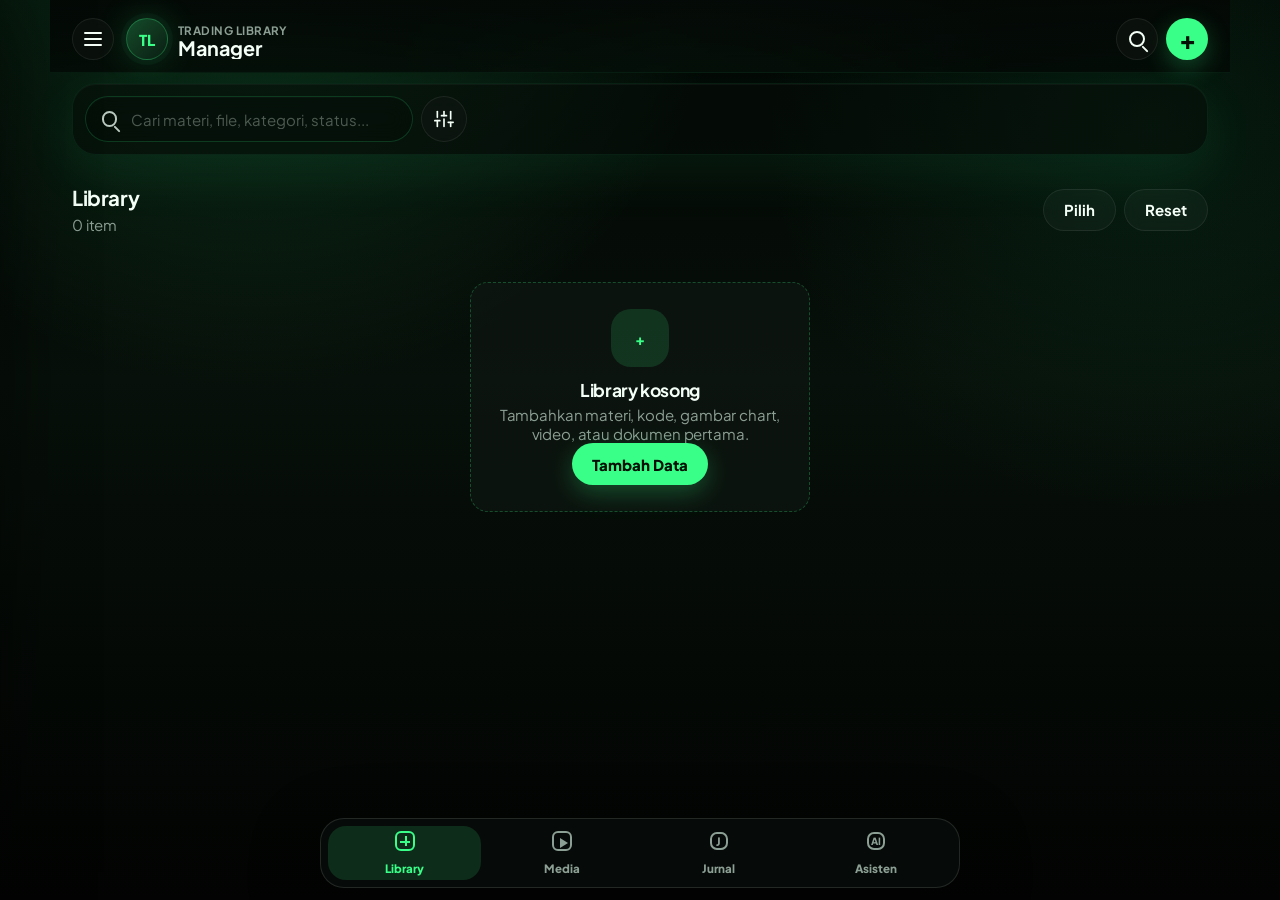
<file: www/index.html>
<!doctype html>
<html lang="id">
  <head>
    <meta charset="utf-8">
    <meta name="viewport" content="width=device-width, initial-scale=1, viewport-fit=cover">
    <meta name="theme-color" content="#050806">
    <meta name="description" content="Trading Library Manager untuk mengelola materi, indikator, gambar chart, video pembelajaran, dan dokumen trading.">
    <title>Trading Library Manager</title>
    <link rel="stylesheet" href="./style.css?v=20260519TradingWorkspaceAI1">
    <link rel="icon" href="data:image/svg+xml,%3Csvg xmlns='http://www.w3.org/2000/svg' viewBox='0 0 96 96'%3E%3Crect width='96' height='96' rx='24' fill='%23050806'/%3E%3Cpath d='M20 62h12V36H20v26Zm22 0h12V24H42v38Zm22 0h12V44H64v18Z' fill='%2339ff88'/%3E%3Cpath d='M18 72h60' stroke='%23f4fff7' stroke-width='6' stroke-linecap='round'/%3E%3C/svg%3E">
  </head>
  <body>
    <div class="app-shell">
      <header class="app-header">
        <button class="icon-button menu-button" id="openSidebarBtn" type="button" aria-label="Buka navigasi">
          <span class="menu-icon" aria-hidden="true"></span>
        </button>
        <div class="brand">
          <div class="brand-mark" aria-hidden="true">TL</div>
          <div class="brand-copy">
            <span>Trading Library</span>
            <h1>Manager</h1>
          </div>
        </div>
        <div class="header-actions">
          <button class="icon-button" id="focusSearchBtn" type="button" aria-label="Fokus pencarian">
            <span class="search-icon" aria-hidden="true"></span>
          </button>
          <button class="add-button" id="openFormBtn" type="button" aria-label="Tambah data">+</button>
        </div>
      </header>

      <div class="sidebar-backdrop" id="sidebarBackdrop" hidden></div>
      <aside class="side-drawer" id="sideDrawer" aria-hidden="true" aria-label="Navigasi samping">
        <div class="side-drawer-head">
          <div class="side-drawer-brand">
            <div class="brand-mark" aria-hidden="true">TL</div>
            <div>
              <span>Quick Menu</span>
              <h2>Trading Library</h2>
            </div>
          </div>
          <button class="icon-button side-close-button" id="closeSidebarBtn" type="button" aria-label="Tutup navigasi">×</button>
        </div>
        <nav class="side-drawer-menu" aria-label="Menu cepat">
          <button class="side-nav-button" type="button" data-view="status">
            <span class="nav-icon status-icon" aria-hidden="true"></span>
            <span>Dashboard / Status</span>
          </button>
          <button class="side-nav-button" type="button" data-view="statistics">
            <span class="nav-icon statistics-icon" aria-hidden="true"></span>
            <span>Statistik</span>
          </button>
          <button class="side-nav-button is-active" type="button" data-view="library">
            <span class="nav-icon library-icon" aria-hidden="true"></span>
            <span>Library</span>
          </button>
          <button class="side-nav-button" type="button" data-view="media">
            <span class="nav-icon media-icon" aria-hidden="true"></span>
            <span>Media</span>
          </button>
          <button class="side-nav-button" type="button" data-view="journal">
            <span class="nav-icon journal-icon" aria-hidden="true"></span>
            <span>Jurnal</span>
          </button>
          <button class="side-nav-button" type="button" data-view="assistant">
            <span class="nav-icon assistant-icon" aria-hidden="true"></span>
            <span>Asisten</span>
          </button>
        </nav>
        <div class="side-drawer-footer">
          <strong>Menu tambahan</strong>
          <span>Backup, Restore, PIN, arsip, dan ringkasan status berada di Dashboard / Status.</span>
        </div>
      </aside>

      <section class="control-panel" aria-label="Filter dan pencarian">
        <div class="search-row" style="display: flex; gap: 8px; width: 100%;">
          <label class="search-box" for="searchInput" style="flex: 1;">
            <span class="search-icon" aria-hidden="true"></span>
            <input id="searchInput" type="search" autocomplete="off" placeholder="Cari materi, file, kategori, status...">
          </label>
          <button class="icon-button filter-toggle-btn" id="filterToggleBtn" type="button" aria-label="Toggle Filter" style="flex: 0 0 auto; width: 46px; height: 46px;">
            <svg xmlns="http://www.w3.org/2000/svg" width="20" height="20" viewBox="0 0 24 24" fill="none" stroke="currentColor" stroke-width="2" stroke-linecap="round" stroke-linejoin="round"><line x1="4" y1="21" x2="4" y2="14"></line><line x1="4" y1="10" x2="4" y2="3"></line><line x1="12" y1="21" x2="12" y2="12"></line><line x1="12" y1="8" x2="12" y2="3"></line><line x1="20" y1="21" x2="20" y2="16"></line><line x1="20" y1="12" x2="20" y2="3"></line><line x1="1" y1="14" x2="7" y2="14"></line><line x1="9" y1="8" x2="15" y2="8"></line><line x1="17" y1="16" x2="23" y2="16"></line></svg>
          </button>
        </div>

        <div class="filter-content" id="filterContent" hidden>
          <div class="filter-block">
            <div class="filter-label">Kategori</div>
            <div class="pill-row" id="categoryPills" role="listbox" aria-label="Filter kategori"></div>
          </div>

          <div class="filter-block">
            <div class="filter-label">Status</div>
            <div class="pill-row compact" id="statusPills" role="listbox" aria-label="Filter status belajar"></div>
          </div>

          <div class="filter-block">
            <div class="filter-label">Jenis File</div>
            <div class="pill-row compact" id="typePills" role="listbox" aria-label="Filter jenis file"></div>
          </div>

          <div class="quick-controls" aria-label="Kontrol tambahan">
            <label class="mini-field">
              <span>Sortir</span>
              <select id="sortSelect">
                <option value="pinned-newest">Pin + Terbaru</option>
                <option value="newest">Terbaru</option>
                <option value="oldest">Terlama</option>
                <option value="title-asc">Nama A-Z</option>
                <option value="title-desc">Nama Z-A</option>
                <option value="status">Status</option>
              </select>
            </label>
            <label class="mini-field">
              <span>Koleksi</span>
              <input id="collectionFilterInput" type="search" placeholder="Semua koleksi">
            </label>
            <label class="toggle-field">
              <input id="showArchivedInput" type="checkbox">
              <span>Tampilkan Arsip</span>
            </label>
          </div>
        </div>
      </section>

      <main class="main-content">
        <section class="view is-active" id="libraryView" aria-labelledby="libraryHeading">
          <div class="section-head">
            <div>
              <h2 id="libraryHeading">Library</h2>
              <p id="libraryCount">0 item</p>
            </div>
            <div class="section-actions">
              <button class="ghost-button" id="selectModeBtn" type="button">Pilih</button>
              <button class="ghost-button danger" id="bulkDeleteBtn" type="button" hidden>Hapus Terpilih</button>
              <button class="ghost-button" id="cancelSelectBtn" type="button" hidden>Batal</button>
              <button class="ghost-button" id="clearFiltersBtn" type="button">Reset</button>
            </div>
          </div>
          <div class="card-grid" id="libraryGrid"></div>
          <div class="empty-state" id="libraryEmpty" hidden>
            <div class="empty-mark" aria-hidden="true">+</div>
            <h3>Library kosong</h3>
            <p>Tambahkan materi, kode, gambar chart, video, atau dokumen pertama.</p>
            <button class="primary-button" id="emptyAddBtn" type="button">Tambah Data</button>
          </div>
        </section>

        <section class="view" id="codeView" aria-labelledby="codeHeading" hidden>
          <div class="section-head">
            <div>
              <h2 id="codeHeading">Kode Indikator</h2>
              <p id="codeCount">0 item</p>
            </div>
          </div>
          <div class="card-grid" id="codeGrid"></div>
          <div class="empty-state" id="codeEmpty" hidden>
            <div class="empty-mark" aria-hidden="true">{ }</div>
            <h3>Belum ada kode</h3>
            <p>Simpan Pine Script, catatan indikator, atau snippet entry.</p>
          </div>
        </section>

        <section class="view" id="mediaView" aria-labelledby="mediaHeading" hidden>
          <div class="section-head">
            <div>
              <h2 id="mediaHeading">Media</h2>
              <p id="mediaCount">0 item</p>
            </div>
          </div>
          <div class="pill-row compact media-type-row" id="mediaTypePills" role="listbox" aria-label="Klasifikasi media"></div>
          <div class="card-grid" id="mediaGrid"></div>
          <div class="empty-state" id="mediaEmpty" hidden>
            <div class="empty-mark" aria-hidden="true">▣</div>
            <h3>Belum ada media</h3>
            <p>Simpan chart setup, screenshot, video pembelajaran, atau dokumen.</p>
          </div>
        </section>


        <section class="view" id="journalView" aria-labelledby="journalHeading" hidden>
          <div class="section-head">
            <div>
              <h2 id="journalHeading">Jurnal</h2>
              <p id="journalCount">0 jurnal</p>
            </div>
            <div class="section-actions">
              <button class="primary-button" id="newJournalBtn" type="button">+ Jurnal Baru</button>
            </div>
          </div>

          <form class="journal-form journal-editor" id="journalForm" hidden>
            <input id="journalId" type="hidden">
            <div class="form-grid">
              <label class="field">
                <span>Tanggal</span>
                <input id="journalDateInput" type="date" required>
              </label>
              <label class="field">
                <span>Pair / Market</span>
                <input id="journalMarketInput" type="text" maxlength="40" placeholder="XAUUSD, BTCUSD, EURUSD">
              </label>
            </div>
            <label class="field">
              <span>Judul jurnal</span>
              <input id="journalTitleInput" type="text" maxlength="100" required placeholder="Contoh: Evaluasi entry London session">
            </label>
            <div class="form-grid">
              <label class="field">
                <span>Setup</span>
                <input id="journalSetupInput" type="text" maxlength="80" placeholder="OB, FVG, liquidity sweep">
              </label>
              <label class="field">
                <span>Hasil</span>
                <select id="journalResultInput">
                  <option value="Belum selesai">Belum selesai</option>
                  <option value="Win">Win</option>
                  <option value="Loss">Loss</option>
                  <option value="BE">BE</option>
                  <option value="Tidak entry">Tidak entry</option>
                </select>
              </label>
            </div>
            <div class="form-grid">
              <label class="field">
                <span>Profit</span>
                <input id="journalProfitInput" type="number" inputmode="decimal" min="0" step="0.01" placeholder="Untung trade">
              </label>
              <label class="field">
                <span>Loss</span>
                <input id="journalLossInput" type="number" inputmode="decimal" min="0" step="0.01" placeholder="Rugi trade">
              </label>
            </div>
            <label class="field">
              <span>Catatan awal</span>
              <textarea id="journalPlanInput" rows="4" maxlength="2400" placeholder="Tulis rencana, alasan entry, atau kondisi market dulu."></textarea>
            </label>
            <label class="field">
              <span>Evaluasi malam</span>
              <textarea id="journalEvaluationInput" rows="4" maxlength="2400" placeholder="Edit lagi setelah market selesai."></textarea>
            </label>
            <div class="form-grid">
              <label class="field">
                <span>Kesalahan</span>
                <textarea id="journalMistakesInput" rows="3" maxlength="1600" placeholder="FOMO, entry cepat, revenge trade..."></textarea>
              </label>
              <label class="field">
                <span>Pelajaran</span>
                <textarea id="journalLessonsInput" rows="3" maxlength="1600" placeholder="Apa yang perlu diperbaiki."></textarea>
              </label>
            </div>
            <label class="field">
              <span>Emosi</span>
              <input id="journalEmotionInput" type="text" maxlength="120" placeholder="Tenang, takut, serakah, ragu, percaya diri">
            </label>
            <label class="file-drop" for="journalFileInput">
              <input id="journalFileInput" type="file" multiple accept="image/*,video/*,.mp4,.mkv,.webm,.ogg,.mov,.m4v,.3gp,.avi,.md,.txt,.doc,.docx,.pdf,.xls,.xlsx,.csv,.ppt,.pptx,application/pdf,application/msword,application/vnd.openxmlformats-officedocument.wordprocessingml.document,application/vnd.ms-excel,application/vnd.openxmlformats-officedocument.spreadsheetml.sheet,text/csv,application/vnd.ms-powerpoint,application/vnd.openxmlformats-officedocument.presentationml.presentation,text/markdown,text/plain">
              <span class="file-drop-title">Tambah lampiran jurnal</span>
              <span class="file-drop-meta" id="journalFileMeta">Gambar chart, video, PDF, Markdown, TXT, Word, Excel, PowerPoint</span>
            </label>
            <p class="form-message" id="journalMessage" role="status"></p>
            <div class="form-actions">
              <button class="ghost-button" id="resetJournalBtn" type="button">Tutup Editor</button>
              <button class="primary-button" type="submit">Simpan Jurnal</button>
            </div>
          </form>

          <div class="journal-list" id="journalList"></div>
          <div class="empty-state" id="journalEmpty" hidden>
            <div class="empty-mark" aria-hidden="true">J</div>
            <h3>Jurnal kosong</h3>
            <p>Tulis jurnal teks dulu, lalu tambahkan gambar chart kapan saja.</p>
          </div>
        </section>

        <section class="view" id="assistantView" aria-labelledby="assistantHeading" hidden>
          <div class="section-head assistant-title-head">
            <div>
              <h2 id="assistantHeading">Ruang Asisten</h2>
              <p id="assistantCount">Coach trading, cari materi, dan aksi aplikasi</p>
            </div>
          </div>

          <div class="assistant-workspace">
            <section class="assistant-hero-card">
              <div class="assistant-hero-copy">
                <span class="assistant-kicker">Trading Workspace</span>
                <h3>Ruang Asisten</h3>
                <p>Tulis bebas. Asisten otomatis memahami apakah kamu ingin coaching, mencari materi, membuka file, atau menjalankan aksi aplikasi.</p>
              </div>
              <div class="assistant-unified-route" id="assistantModeTabs" aria-label="Routing asisten">
                <button class="assistant-mode-tab is-active" type="button" data-assistant-mode="coach" aria-selected="true">Coach Trading</button>
                <button class="assistant-mode-tab" type="button" data-assistant-mode="material" aria-selected="false">Cari Materi</button>
                <button class="assistant-mode-tab" type="button" data-assistant-mode="action" aria-selected="false">Aksi Aplikasi</button>
              </div>
              <div class="assistant-shortcut-menu" id="assistantShortcutMenu" aria-label="Menu cepat asisten"></div>
            </section>

            <section class="assistant-card assistant-chat-card assistant-room-card">
              <div class="assistant-chat-headline">
                <div>
                  <span id="assistantModeLabel">Smart Assistant</span>
                  <h3>Chat Asisten</h3>
                </div>
                <button class="ghost-button danger" id="clearAssistantHistoryBtn" type="button">Hapus Riwayat</button>
              </div>
              <div class="assistant-chat-log" id="assistantChatLog" aria-live="polite"></div>
              <div class="assistant-answer assistant-live-answer" id="assistantAnswer" hidden>Jawaban asisten akan muncul di sini.</div>
              <div class="assistant-chat-bar">
                <label class="assistant-chat-input" for="assistantQuestionInput">
                  <span class="chat-attach-icon" aria-hidden="true">AI</span>
                  <textarea id="assistantQuestionInput" rows="1" maxlength="1600" placeholder="Tanya, cari materi, buka file, atau jalankan perintah..."></textarea>
                </label>
                <button class="primary-button assistant-send-button" id="askAssistantBtn" type="button">Kirim</button>
              </div>
              <p class="assistant-note">AI bisa salah. Aplikasi tetap memvalidasi aksi penting sebelum dijalankan.</p>
            </section>

            <section class="assistant-card assistant-insight-card">
              <div class="assistant-card-headline">
                <div>
                  <span>Insight Cepat</span>
                  <h3>Kebiasaan Trading</h3>
                </div>
                <div class="form-actions compact-actions">
                  <button class="primary-button" id="updateInsightBtn" type="button">Update</button>
                  <button class="ghost-button danger" id="clearInsightBtn" type="button">Hapus</button>
                </div>
              </div>
              <div class="insight-box" id="insightBox">Belum ada insight. Tekan Update Insight.</div>
            </section>

            <details class="assistant-card assistant-api-settings" id="assistantApiSettings">
              <summary>
                <span>Pengaturan API</span>
                <strong id="assistantApiSummary">Status koneksi AI</strong>
              </summary>
              <div class="assistant-api-body">
                <label class="field">
                  <span>Provider</span>
                  <select id="aiProviderInput">
                    <option value="gemini">Gemini</option>
                    <option value="groq">Groq</option>
                    <option value="openrouter" selected>OpenRouter</option>
                    <option value="mistral">Mistral / Mimo</option>
                    <option value="openai">OpenAI</option>
                    <option value="custom">Custom OpenAI-Compatible</option>
                  </select>
                </label>
                <label class="field">
                  <span>API Key</span>
                  <input id="geminiApiKeyInput" type="password" autocomplete="off" placeholder="Isi API key di webpage, bukan di kode">
                </label>
                <label class="field">
                  <span>Model</span>
                  <input id="geminiModelInput" type="text" value="google/gemini-2.0-flash-001" placeholder="google/gemini-2.0-flash-001">
                </label>
                <label class="field" hidden>
                  <span>Base URL Custom</span>
                  <input id="aiBaseUrlInput" type="url" autocomplete="off" placeholder="https://domain-api-kamu.com/v1/chat/completions">
                </label>
                <div class="form-actions compact-actions">
                  <button class="primary-button" id="saveGeminiKeyBtn" type="button">Simpan API</button>
                  <button class="ghost-button" id="testGeminiBtn" type="button">Test</button>
                  <button class="ghost-button danger" id="clearGeminiKeyBtn" type="button">Hapus API</button>
                </div>
                <p class="form-message" id="assistantMessage" role="status"></p>
              </div>
            </details>
          </div>
        </section>


        <section class="view" id="statisticsView" aria-labelledby="statisticsHeading" hidden>
          <div class="section-head">
            <div>
              <h2 id="statisticsHeading">Statistik</h2>
              <p id="statisticsCount">Ringkasan performa library dan jurnal</p>
            </div>
          </div>
          <div class="statistics-page" id="statisticsViewContent"></div>
        </section>

        <section class="view" id="statusView" aria-labelledby="statusHeading" hidden>
          <div class="section-head">
            <div>
              <h2 id="statusHeading">Dashboard / Status</h2>
              <p id="statusCount">Ringkasan library</p>
            </div>
            <div class="section-actions">
              <button class="ghost-button" id="exportAllBtn" type="button">Backup</button>
              <label class="ghost-button import-button" for="importBackupInput">Restore</label>
              <input id="importBackupInput" type="file" accept=".zip,application/zip" hidden>
              <button class="ghost-button" id="setPinBtn" type="button">PIN</button>
              <button class="ghost-button danger" id="clearPinBtn" type="button">Hapus PIN</button>
            </div>
          </div>
          <div class="dashboard-grid" id="dashboardGrid"></div>
          <div class="status-list" id="statusList"></div>
        </section>
      </main>


      <!-- Floating AI popup removed: AI is focused inside Ruang Asisten. -->
      <nav class="bottom-nav" aria-label="Navigasi utama">
        <button class="nav-button is-active" type="button" data-view="library">
          <span class="nav-icon library-icon" aria-hidden="true"></span>
          <span>Library</span>
        </button>
        <button class="nav-button" type="button" data-view="media">
          <span class="nav-icon media-icon" aria-hidden="true"></span>
          <span>Media</span>
        </button>
        <button class="nav-button" type="button" data-view="journal">
          <span class="nav-icon journal-icon" aria-hidden="true"></span>
          <span>Jurnal</span>
        </button>
        <button class="nav-button" type="button" data-view="assistant">
          <span class="nav-icon assistant-icon" aria-hidden="true"></span>
          <span>Asisten</span>
        </button>
      </nav>
    </div>

    <dialog class="sheet-dialog" id="itemDialog">
      <form class="item-form" id="itemForm" method="dialog">
        <div class="sheet-handle" aria-hidden="true"></div>
        <div class="form-head">
          <div>
            <span id="formMode">Tambah</span>
            <h2>Data Trading</h2>
          </div>
          <button class="icon-button close-button" id="closeFormBtn" value="cancel" type="button" aria-label="Tutup">×</button>
        </div>

        <input id="itemId" type="hidden">

        <label class="field">
          <span>Judul</span>
          <input id="titleInput" name="title" type="text" maxlength="80" required placeholder="Contoh: OB valid London session">
        </label>

        <div class="form-grid">
          <label class="field">
            <span>Tipe</span>
            <select id="typeInput" name="type" required>
              <option value="Materi Trading">Materi Trading</option>
              <option value="Kode Indikator">Kode Indikator</option>
              <option value="Gambar Chart">Gambar Chart</option>
              <option value="Video Pembelajaran">Video Pembelajaran</option>
              <option value="Dokumen">Dokumen</option>
            </select>
          </label>

          <label class="field">
            <span>Kategori</span>
            <select id="categoryInput" name="category" required></select>
          </label>
        </div>

        <label class="field">
          <span>Status</span>
          <select id="statusInput" name="status" required></select>
        </label>

        <label class="field">
          <span>Koleksi / Folder</span>
          <input id="collectionInput" name="collection" type="text" maxlength="60" placeholder="Contoh: Jurnal Trading, Setup Entry, Psikologi">
        </label>

        <label class="field">
          <span>Tag bebas</span>
          <input id="tagsInput" name="tags" type="text" maxlength="180" placeholder="Contoh: entry, FOMO, backtest">
        </label>

        <label class="field">
          <span>Link media/file</span>
          <input id="mediaUrlInput" name="mediaUrl" type="url" placeholder="https://contoh.com/chart.png, video.mp4, atau dokumen.pdf">
        </label>

        <label class="file-drop" for="fileInput">
          <input id="fileInput" type="file" multiple accept="image/*,video/*,.mp4,.mkv,.webm,.ogg,.mov,.m4v,.3gp,.avi,.md,.txt,.doc,.docx,.pdf,.xls,.xlsx,.csv,.ppt,.pptx,application/pdf,application/msword,application/vnd.openxmlformats-officedocument.wordprocessingml.document,application/vnd.ms-excel,application/vnd.openxmlformats-officedocument.spreadsheetml.sheet,text/csv,application/vnd.ms-powerpoint,application/vnd.openxmlformats-officedocument.presentationml.presentation,text/markdown,text/plain">
          <span class="file-drop-title">Pilih gambar, video, atau dokumen</span>
          <span class="file-drop-meta" id="fileMeta">PNG, JPG, WEBP, MP4, MKV, WEBM, MD, TXT, DOC, DOCX, PDF, XLS, XLSX, CSV, PPT, PPTX</span>
        </label>

        <label class="toggle-field form-toggle">
          <input id="compressImageInput" type="checkbox">
          <span>Kompres gambar besar sebelum disimpan</span>
        </label>

        <div class="preview-box" id="formPreview" hidden></div>

        <label class="field">
          <span>Catatan</span>
          <textarea id="notesInput" name="notes" rows="4" maxlength="1400" placeholder="Setup, aturan entry, alasan validasi, atau catatan belajar."></textarea>
        </label>

        <label class="field">
          <span>Checklist belajar</span>
          <textarea id="checklistInput" name="checklist" rows="4" maxlength="1200" placeholder="Satu checklist per baris. Awali dengan [x] untuk selesai."></textarea>
        </label>

        <label class="field code-field" id="codeField">
          <span>Kode indikator</span>
          <textarea id="codeInput" name="code" rows="8" spellcheck="false" placeholder="// Simpan Pine Script atau snippet indikator di sini"></textarea>
        </label>

        <p class="form-message" id="formMessage" role="status"></p>

        <div class="form-actions">
          <button class="ghost-button danger" id="deleteCurrentBtn" type="button" hidden>Hapus</button>
          <button class="primary-button" type="submit">Simpan</button>
        </div>
      </form>
    </dialog>

    <template id="cardTemplate">
      <article class="library-card">
        <label class="select-check">
          <input class="select-action" type="checkbox" aria-label="Pilih item">
          <span></span>
        </label>
        <div class="media-slot"></div>
        <div class="card-body">
          <div class="card-topline">
            <span class="category-tag"></span>
            <span class="status-tag"></span>
          </div>
          <h3 class="card-title"></h3>
          <p class="card-meta"></p>
          <p class="file-line"></p>
          <p class="card-tags"></p>
          <p class="card-notes"></p>
          <div class="checklist-preview"></div>
          <pre class="code-preview"></pre>
          <p class="revision-line"></p>
        </div>
        <div class="card-actions compact-card-actions">
          <div class="card-menu-wrap">
            <button class="small-button menu-toggle-action" type="button" aria-label="Menu aksi">⋮</button>
            <div class="card-menu" hidden>
              <button class="card-menu-item edit-action" type="button">Edit</button>
              <button class="card-menu-item copy-action" type="button">Lihat / Salin</button>
              <button class="card-menu-item pin-action" type="button">Pin</button>
              <button class="card-menu-item archive-action" type="button">Arsip</button>
              <button class="card-menu-item export-action" type="button">Export</button>
              <button class="card-menu-item danger delete-action" type="button">Hapus</button>
            </div>
          </div>
        </div>
      </article>
    </template>

    <dialog class="sheet-dialog document-dialog" id="documentDialog">
      <div class="document-viewer">
        <div class="sheet-handle" aria-hidden="true"></div>
        <div class="form-head">
          <div>
            <span id="documentTypeLabel">Dokumen</span>
            <h2 id="documentTitle">Preview Dokumen</h2>
          </div>
          <button class="icon-button close-button" id="closeDocumentBtn" type="button" aria-label="Tutup">×</button>
        </div>
        <div class="document-frame" id="documentFrame"></div>
        <div class="document-actions">
          <button class="ghost-button" id="downloadDocumentBtn" type="button">Download</button>
          <button class="primary-button" id="openDocumentBtn" type="button">Buka</button>
        </div>
      </div>
    </dialog>

    <dialog class="fullscreen-dialog" id="fullscreenDialog">
      <div class="fullscreen-viewer">
        <header class="fullscreen-bar">
          <button class="icon-button fullscreen-back" id="fullscreenBackBtn" type="button" aria-label="Kembali">‹</button>
          <div class="fullscreen-title-wrap">
            <span id="fullscreenMeta">Preview</span>
            <h2 id="fullscreenTitle">Viewer</h2>
          </div>
          <button class="icon-button fullscreen-close" id="fullscreenCloseBtn" type="button" aria-label="Tutup">×</button>
        </header>
        <div class="fullscreen-stage" id="fullscreenStage"></div>
        <button class="fullscreen-nav fullscreen-prev" id="fullscreenPrevBtn" type="button" aria-label="Gambar sebelumnya">‹</button>
        <button class="fullscreen-nav fullscreen-next" id="fullscreenNextBtn" type="button" aria-label="Gambar berikutnya">›</button>
        <footer class="fullscreen-footer">
          <button class="ghost-button danger" id="fullscreenDeleteBtn" type="button">Hapus</button>
          <button class="ghost-button" id="fullscreenAnalyzeBtn" type="button" hidden>Analisis Chart</button>
          <button class="ghost-button" id="fullscreenExitBtn" type="button">Keluar</button>
        </footer>
        <div class="fullscreen-analysis" id="fullscreenAnalysis" hidden></div>
      </div>
    </dialog>

    <script src="./jszip.min.js?v=20260519TradingWorkspaceAI1" defer></script>
    <script src="./app.js?v=20260519TradingWorkspaceAI1" defer></script>
  </body>
</html>
</file>
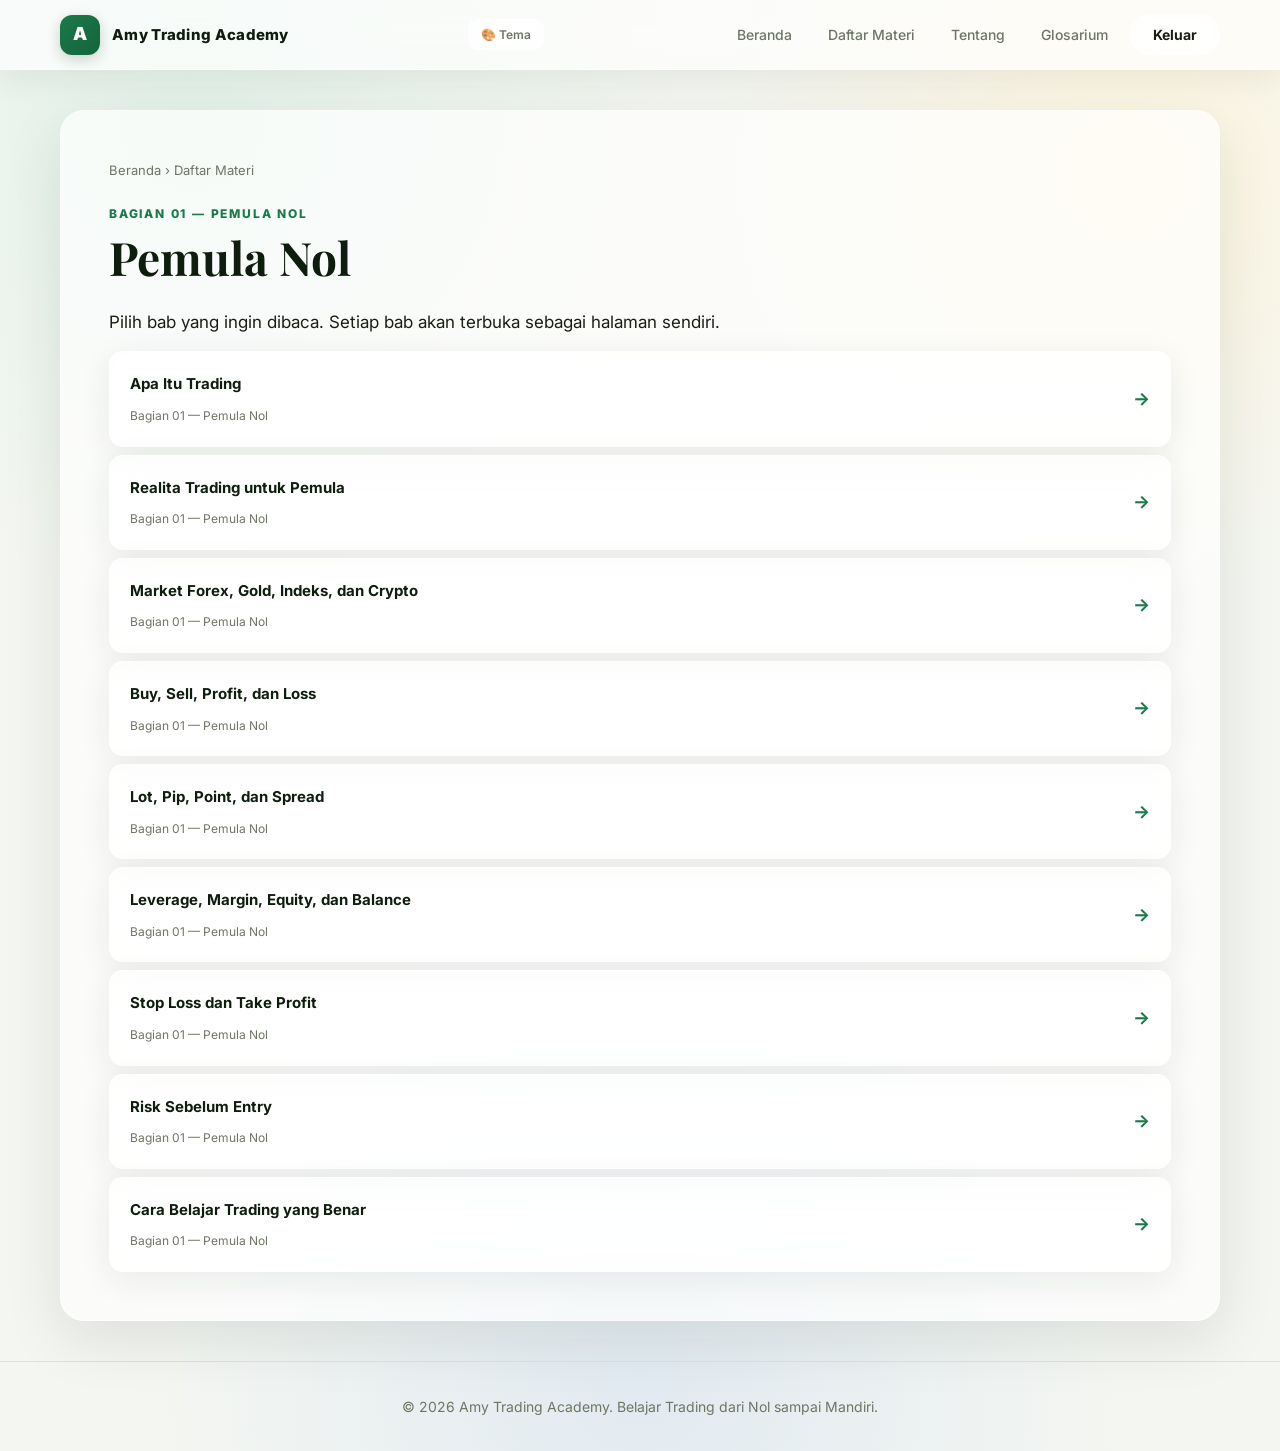
<file: academy/bagian-01-pemula-nol/index.html>
<!doctype html><html lang="id"><head><meta charset="utf-8"><meta name="viewport" content="width=device-width, initial-scale=1"><meta name="robots" content="noindex,nofollow"><title>Bagian 01 — Pemula Nol — Amy Trading Academy</title><link rel="stylesheet" href="../assets/css/style.css"><script>const ROOT_PATH='../';</script><script src="../assets/js/auth.js"></script><script src="../assets/js/main.js" defer></script></head><body><script>requireLogin();</script><header class="topbar hide-until-auth"><nav class="nav"><a class="brand" href="../index.html"><span class="brand-mark">A</span><span>Amy Trading Academy</span></a>
<button class="hamburger" id="hamburger" aria-label="Menu"><span></span><span></span><span></span></button>
<div class="navlinks" id="navlinks"><a href="../index.html">Beranda</a><a href="../daftar-materi.html">Daftar Materi</a><a href="../tentang.html">Tentang</a><a href="../glosarium/index.html">Glosarium</a><button class="btn ghost" onclick="logout()">Keluar</button></div></nav></header><main class="container hide-until-auth"><section class="article"><div class="breadcrumb"><a href="../index.html">Beranda</a> › <a href="../daftar-materi.html">Daftar Materi</a></div><div class="eyebrow">Bagian 01 — Pemula Nol</div><h1>Pemula Nol</h1><p>Pilih bab yang ingin dibaca. Setiap bab akan terbuka sebagai halaman sendiri.</p><div class="chapter-list"><a class="chapter-row" href="01-apa-itu-trading.html"><span><strong>Apa Itu Trading</strong><br><small>Bagian 01 — Pemula Nol</small></span><span>→</span></a><a class="chapter-row" href="02-realita-trading-untuk-pemula.html"><span><strong>Realita Trading untuk Pemula</strong><br><small>Bagian 01 — Pemula Nol</small></span><span>→</span></a><a class="chapter-row" href="03-market-forex-gold-indeks-crypto.html"><span><strong>Market Forex, Gold, Indeks, dan Crypto</strong><br><small>Bagian 01 — Pemula Nol</small></span><span>→</span></a><a class="chapter-row" href="04-buy-sell-profit-loss.html"><span><strong>Buy, Sell, Profit, dan Loss</strong><br><small>Bagian 01 — Pemula Nol</small></span><span>→</span></a><a class="chapter-row" href="05-lot-pip-point-spread.html"><span><strong>Lot, Pip, Point, dan Spread</strong><br><small>Bagian 01 — Pemula Nol</small></span><span>→</span></a><a class="chapter-row" href="06-leverage-margin-equity-balance.html"><span><strong>Leverage, Margin, Equity, dan Balance</strong><br><small>Bagian 01 — Pemula Nol</small></span><span>→</span></a><a class="chapter-row" href="07-stop-loss-take-profit.html"><span><strong>Stop Loss dan Take Profit</strong><br><small>Bagian 01 — Pemula Nol</small></span><span>→</span></a><a class="chapter-row" href="08-risk-sebelum-entry.html"><span><strong>Risk Sebelum Entry</strong><br><small>Bagian 01 — Pemula Nol</small></span><span>→</span></a><a class="chapter-row" href="09-cara-belajar-trading-yang-benar.html"><span><strong>Cara Belajar Trading yang Benar</strong><br><small>Bagian 01 — Pemula Nol</small></span><span>→</span></a></div></section></main><footer class="footer hide-until-auth">© 2026 Amy Trading Academy. Belajar Trading dari Nol sampai Mandiri.</footer></body></html>
</file>
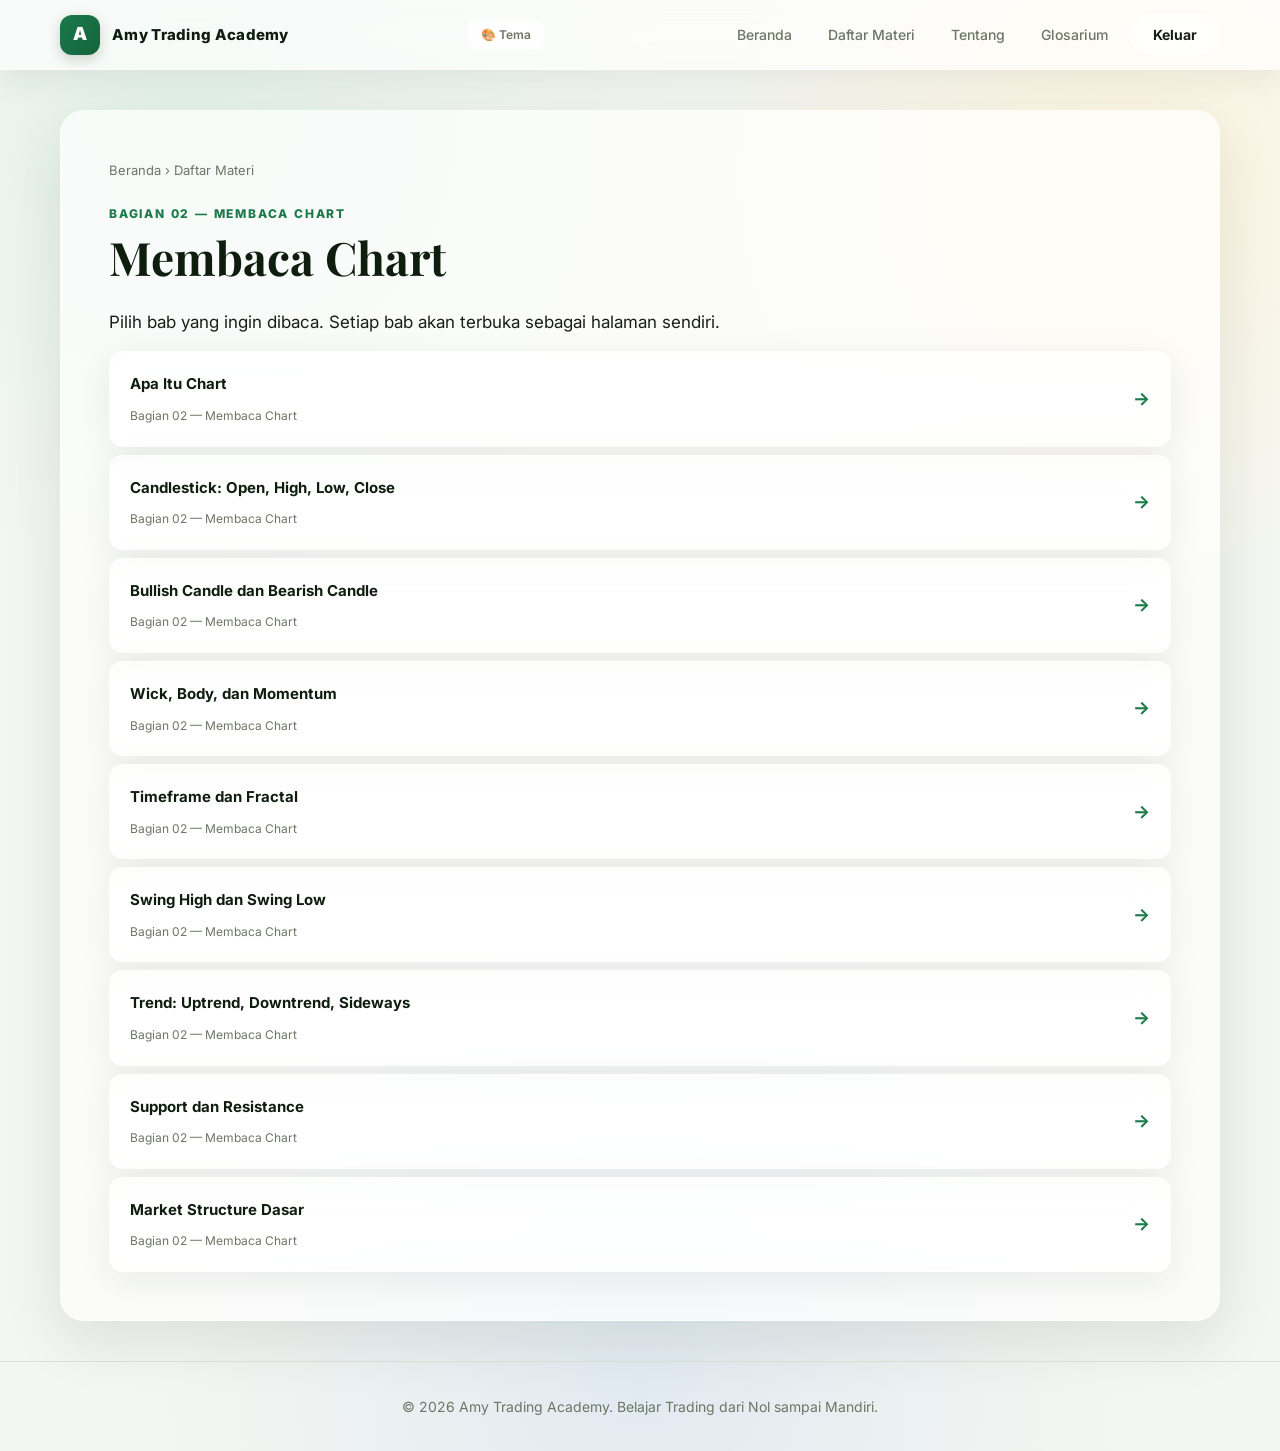
<file: academy/bagian-02-membaca-chart/index.html>
<!doctype html><html lang="id"><head><meta charset="utf-8"><meta name="viewport" content="width=device-width, initial-scale=1"><meta name="robots" content="noindex,nofollow"><title>Bagian 02 — Membaca Chart — Amy Trading Academy</title><link rel="stylesheet" href="../assets/css/style.css"><script>const ROOT_PATH='../';</script><script src="../assets/js/auth.js"></script><script src="../assets/js/main.js" defer></script></head><body><script>requireLogin();</script><header class="topbar hide-until-auth"><nav class="nav"><a class="brand" href="../index.html"><span class="brand-mark">A</span><span>Amy Trading Academy</span></a><button class="hamburger" id="hamburger" aria-label="Menu"><span></span><span></span><span></span></button><div class="navlinks" id="navlinks"><a href="../index.html">Beranda</a><a href="../daftar-materi.html">Daftar Materi</a><a href="../tentang.html">Tentang</a><a href="../glosarium/index.html">Glosarium</a><button class="btn ghost" onclick="logout()">Keluar</button></div></nav></header><main class="container hide-until-auth"><section class="article"><div class="breadcrumb"><a href="../index.html">Beranda</a> › <a href="../daftar-materi.html">Daftar Materi</a></div><div class="eyebrow">Bagian 02 — Membaca Chart</div><h1>Membaca Chart</h1><p>Pilih bab yang ingin dibaca. Setiap bab akan terbuka sebagai halaman sendiri.</p><div class="chapter-list"><a class="chapter-row" href="01-apa-itu-chart.html"><span><strong>Apa Itu Chart</strong><br><small>Bagian 02 — Membaca Chart</small></span><span>→</span></a><a class="chapter-row" href="02-candlestick-open-high-low-close.html"><span><strong>Candlestick: Open, High, Low, Close</strong><br><small>Bagian 02 — Membaca Chart</small></span><span>→</span></a><a class="chapter-row" href="03-bullish-bearish-candle.html"><span><strong>Bullish Candle dan Bearish Candle</strong><br><small>Bagian 02 — Membaca Chart</small></span><span>→</span></a><a class="chapter-row" href="04-wick-body-dan-momentum.html"><span><strong>Wick, Body, dan Momentum</strong><br><small>Bagian 02 — Membaca Chart</small></span><span>→</span></a><a class="chapter-row" href="05-timeframe-dan-fractal.html"><span><strong>Timeframe dan Fractal</strong><br><small>Bagian 02 — Membaca Chart</small></span><span>→</span></a><a class="chapter-row" href="06-swing-high-swing-low.html"><span><strong>Swing High dan Swing Low</strong><br><small>Bagian 02 — Membaca Chart</small></span><span>→</span></a><a class="chapter-row" href="07-trend-uptrend-downtrend-sideways.html"><span><strong>Trend: Uptrend, Downtrend, Sideways</strong><br><small>Bagian 02 — Membaca Chart</small></span><span>→</span></a><a class="chapter-row" href="08-support-resistance.html"><span><strong>Support dan Resistance</strong><br><small>Bagian 02 — Membaca Chart</small></span><span>→</span></a><a class="chapter-row" href="09-market-structure-dasar.html"><span><strong>Market Structure Dasar</strong><br><small>Bagian 02 — Membaca Chart</small></span><span>→</span></a></div></section></main><footer class="footer hide-until-auth">© 2026 Amy Trading Academy. Belajar Trading dari Nol sampai Mandiri.</footer></body></html>
</file>
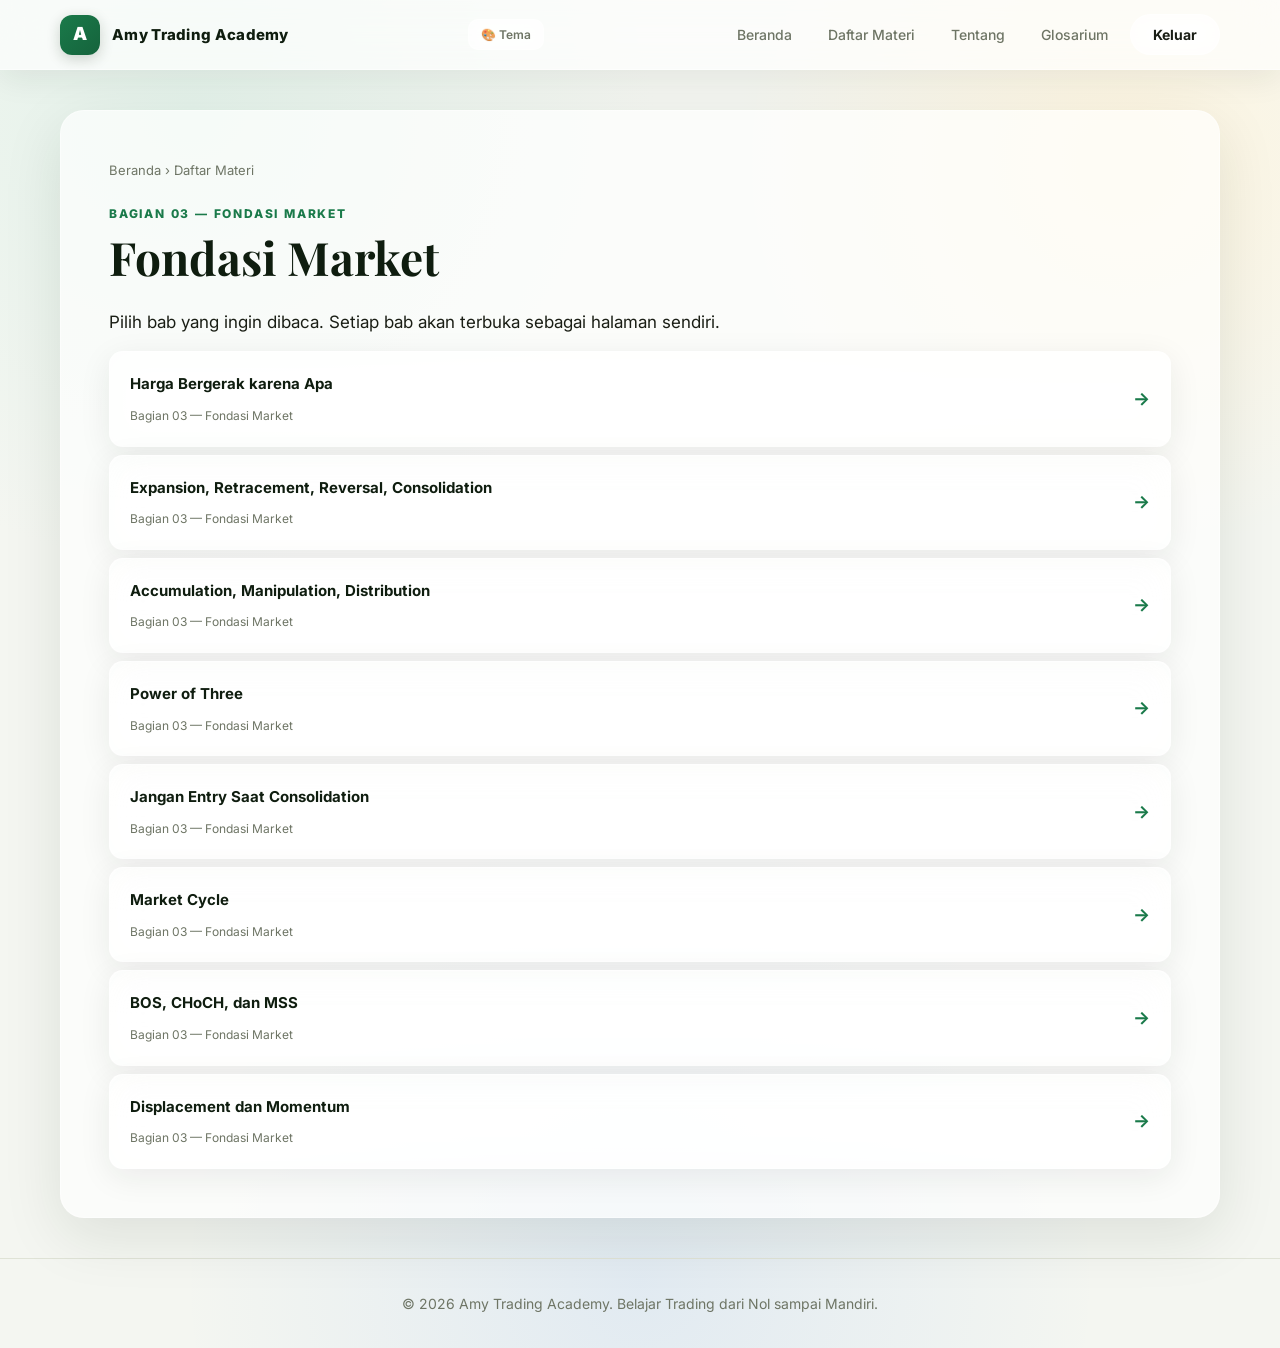
<file: academy/bagian-03-fondasi-market/index.html>
<!doctype html>
<html lang="id">
<head>
  <meta charset="utf-8">
  <meta name="viewport" content="width=device-width, initial-scale=1">
  <meta name="robots" content="noindex,nofollow">
  <title>Bagian 03 — Fondasi Market — Amy Trading Academy</title>
  <link rel="stylesheet" href="../assets/css/style.css">
  <script>const ROOT_PATH='../';</script>
  <script src="../assets/js/auth.js"></script>
  <script src="../assets/js/main.js" defer></script>
</head>
<body>
  <script>requireLogin();</script>
  <header class="topbar hide-until-auth">
    <nav class="nav"><a class="brand" href="../index.html"><span class="brand-mark">A</span><span>Amy Trading Academy</span></a>
<button class="hamburger" id="hamburger" aria-label="Menu"><span></span><span></span><span></span></button>
<div class="navlinks" id="navlinks"><a href="../index.html">Beranda</a><a href="../daftar-materi.html">Daftar Materi</a><a href="../tentang.html">Tentang</a><a href="../glosarium/index.html">Glosarium</a><button class="btn ghost" onclick="logout()">Keluar</button></div></nav>
  </header>
  <main class="container hide-until-auth">
    <section class="article">
      <div class="breadcrumb"><a href="../index.html">Beranda</a> &rsaquo; <a href="../daftar-materi.html">Daftar Materi</a></div>
      <div class="eyebrow">Bagian 03 &mdash; Fondasi Market</div>
      <h1>Fondasi Market</h1>
      <p>Pilih bab yang ingin dibaca. Setiap bab akan terbuka sebagai halaman sendiri.</p>
      <div class="chapter-list">
        <a class="chapter-row" href="01-harga-bergerak-karena-apa.html"><span><strong>Harga Bergerak karena Apa</strong><br><small>Bagian 03 &mdash; Fondasi Market</small></span><span>&rarr;</span></a>
        <a class="chapter-row" href="02-expansion-retracement-reversal-consolidation.html"><span><strong>Expansion, Retracement, Reversal, Consolidation</strong><br><small>Bagian 03 &mdash; Fondasi Market</small></span><span>&rarr;</span></a>
        <a class="chapter-row" href="03-accumulation-manipulation-distribution.html"><span><strong>Accumulation, Manipulation, Distribution</strong><br><small>Bagian 03 &mdash; Fondasi Market</small></span><span>&rarr;</span></a>
        <a class="chapter-row" href="04-power-of-three.html"><span><strong>Power of Three</strong><br><small>Bagian 03 &mdash; Fondasi Market</small></span><span>&rarr;</span></a>
        <a class="chapter-row" href="05-jangan-entry-saat-consolidation.html"><span><strong>Jangan Entry Saat Consolidation</strong><br><small>Bagian 03 &mdash; Fondasi Market</small></span><span>&rarr;</span></a>
        <a class="chapter-row" href="06-market-cycle.html"><span><strong>Market Cycle</strong><br><small>Bagian 03 &mdash; Fondasi Market</small></span><span>&rarr;</span></a>
        <a class="chapter-row" href="07-bos-choch-mss.html"><span><strong>BOS, CHoCH, dan MSS</strong><br><small>Bagian 03 &mdash; Fondasi Market</small></span><span>&rarr;</span></a>
        <a class="chapter-row" href="08-displacement-dan-momentum.html"><span><strong>Displacement dan Momentum</strong><br><small>Bagian 03 &mdash; Fondasi Market</small></span><span>&rarr;</span></a>
      </div>
    </section>
  </main>
  <footer class="footer hide-until-auth">© 2026 Amy Trading Academy. Belajar Trading dari Nol sampai Mandiri.</footer>
</body>
</html>
</file>
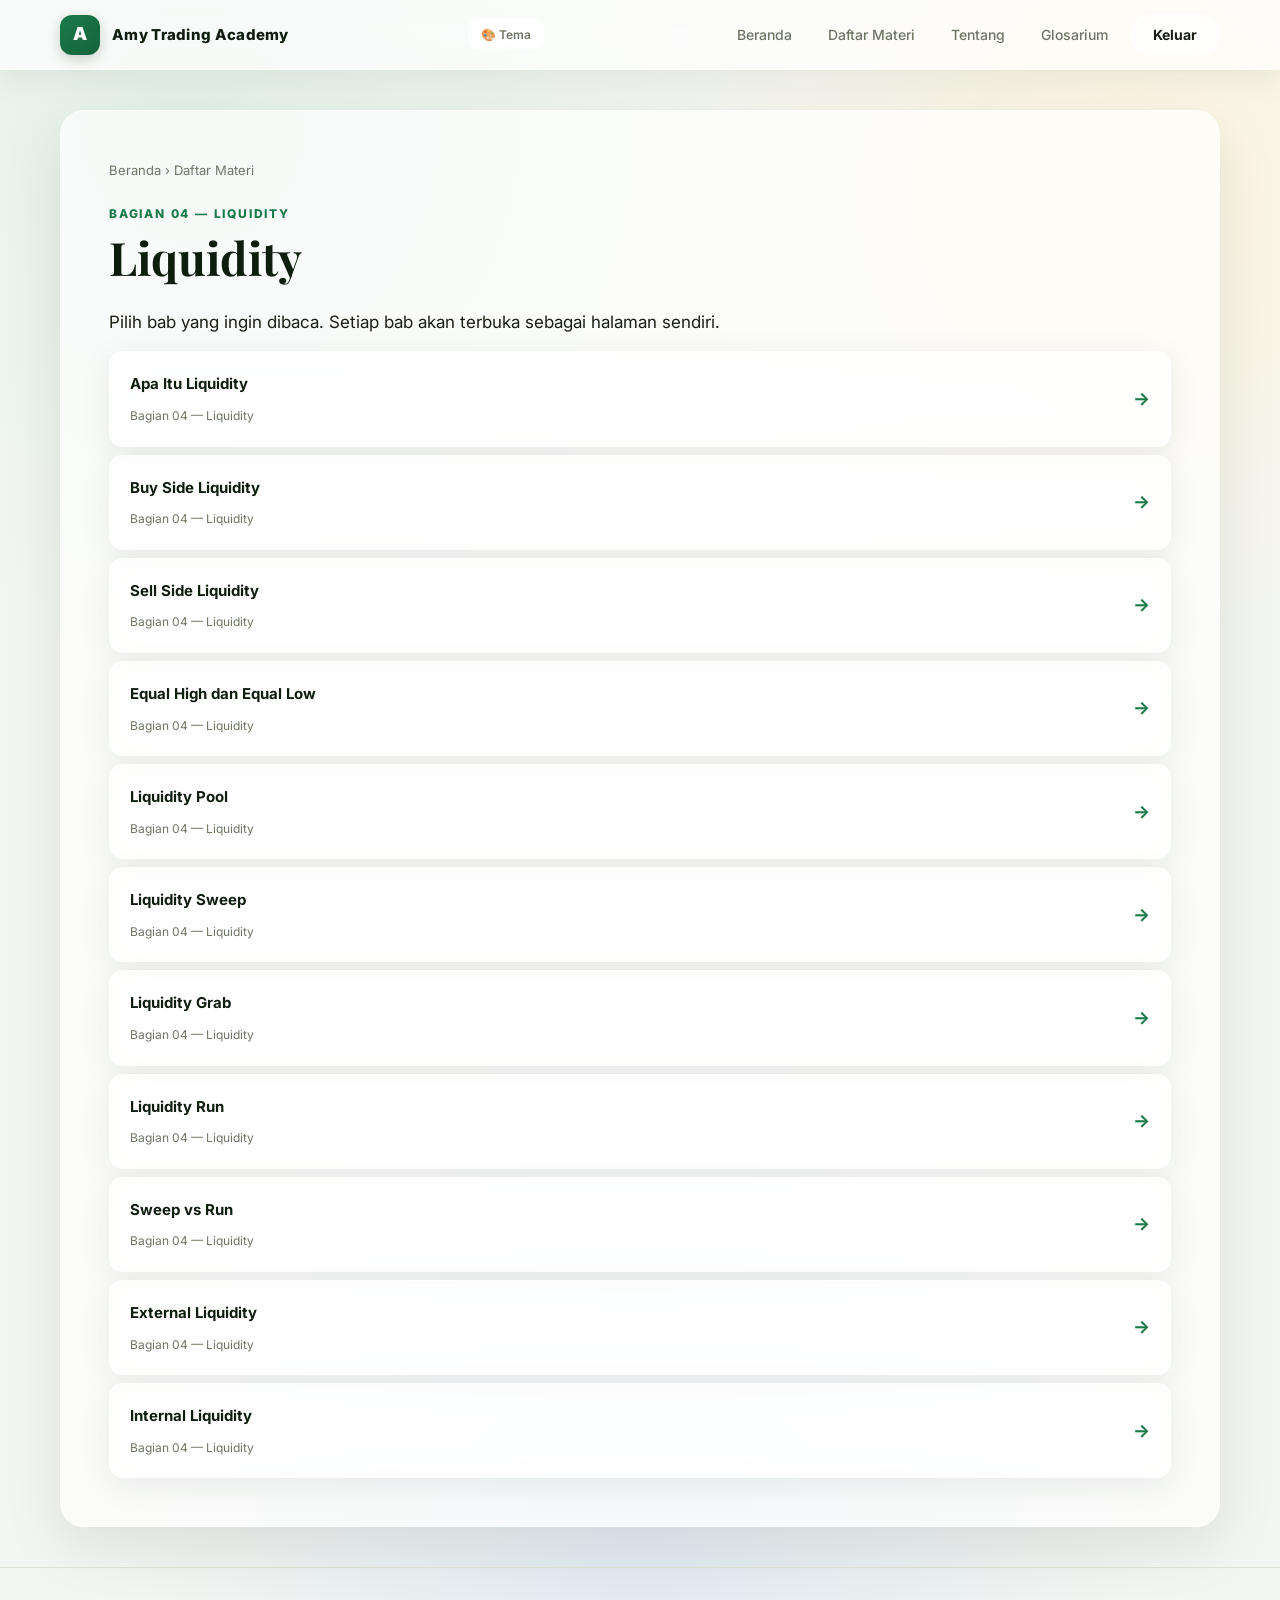
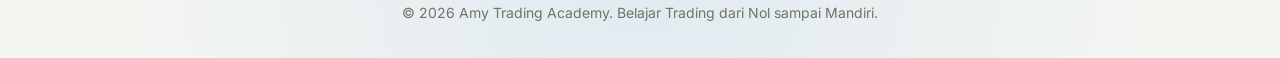
<file: academy/bagian-04-liquidity/index.html>
<!doctype html><html lang="id"><head><meta charset="utf-8"><meta name="viewport" content="width=device-width, initial-scale=1"><meta name="robots" content="noindex,nofollow"><title>Bagian 04 — Liquidity — Amy Trading Academy</title><link rel="stylesheet" href="../assets/css/style.css"><script>const ROOT_PATH='../';</script><script src="../assets/js/auth.js"></script><script src="../assets/js/main.js" defer></script></head><body><script>requireLogin();</script><header class="topbar hide-until-auth"><nav class="nav"><a class="brand" href="../index.html"><span class="brand-mark">A</span><span>Amy Trading Academy</span></a>
<button class="hamburger" id="hamburger" aria-label="Menu"><span></span><span></span><span></span></button>
<div class="navlinks" id="navlinks"><a href="../index.html">Beranda</a><a href="../daftar-materi.html">Daftar Materi</a><a href="../tentang.html">Tentang</a><a href="../glosarium/index.html">Glosarium</a><button class="btn ghost" onclick="logout()">Keluar</button></div></nav></header><main class="container hide-until-auth"><section class="article"><div class="breadcrumb"><a href="../index.html">Beranda</a> › <a href="../daftar-materi.html">Daftar Materi</a></div><div class="eyebrow">Bagian 04 — Liquidity</div><h1>Liquidity</h1><p>Pilih bab yang ingin dibaca. Setiap bab akan terbuka sebagai halaman sendiri.</p><div class="chapter-list"><a class="chapter-row" href="01-apa-itu-liquidity.html"><span><strong>Apa Itu Liquidity</strong><br><small>Bagian 04 — Liquidity</small></span><span>→</span></a><a class="chapter-row" href="02-buy-side-liquidity.html"><span><strong>Buy Side Liquidity</strong><br><small>Bagian 04 — Liquidity</small></span><span>→</span></a><a class="chapter-row" href="03-sell-side-liquidity.html"><span><strong>Sell Side Liquidity</strong><br><small>Bagian 04 — Liquidity</small></span><span>→</span></a><a class="chapter-row" href="04-equal-high-equal-low.html"><span><strong>Equal High dan Equal Low</strong><br><small>Bagian 04 — Liquidity</small></span><span>→</span></a><a class="chapter-row" href="05-liquidity-pool.html"><span><strong>Liquidity Pool</strong><br><small>Bagian 04 — Liquidity</small></span><span>→</span></a><a class="chapter-row" href="06-liquidity-sweep.html"><span><strong>Liquidity Sweep</strong><br><small>Bagian 04 — Liquidity</small></span><span>→</span></a><a class="chapter-row" href="07-liquidity-grab.html"><span><strong>Liquidity Grab</strong><br><small>Bagian 04 — Liquidity</small></span><span>→</span></a><a class="chapter-row" href="08-liquidity-run.html"><span><strong>Liquidity Run</strong><br><small>Bagian 04 — Liquidity</small></span><span>→</span></a><a class="chapter-row" href="09-sweep-vs-run.html"><span><strong>Sweep vs Run</strong><br><small>Bagian 04 — Liquidity</small></span><span>→</span></a><a class="chapter-row" href="10-external-liquidity.html"><span><strong>External Liquidity</strong><br><small>Bagian 04 — Liquidity</small></span><span>→</span></a><a class="chapter-row" href="11-internal-liquidity.html"><span><strong>Internal Liquidity</strong><br><small>Bagian 04 — Liquidity</small></span><span>→</span></a></div></section></main><footer class="footer hide-until-auth">© 2026 Amy Trading Academy. Belajar Trading dari Nol sampai Mandiri.</footer></body></html>
</file>
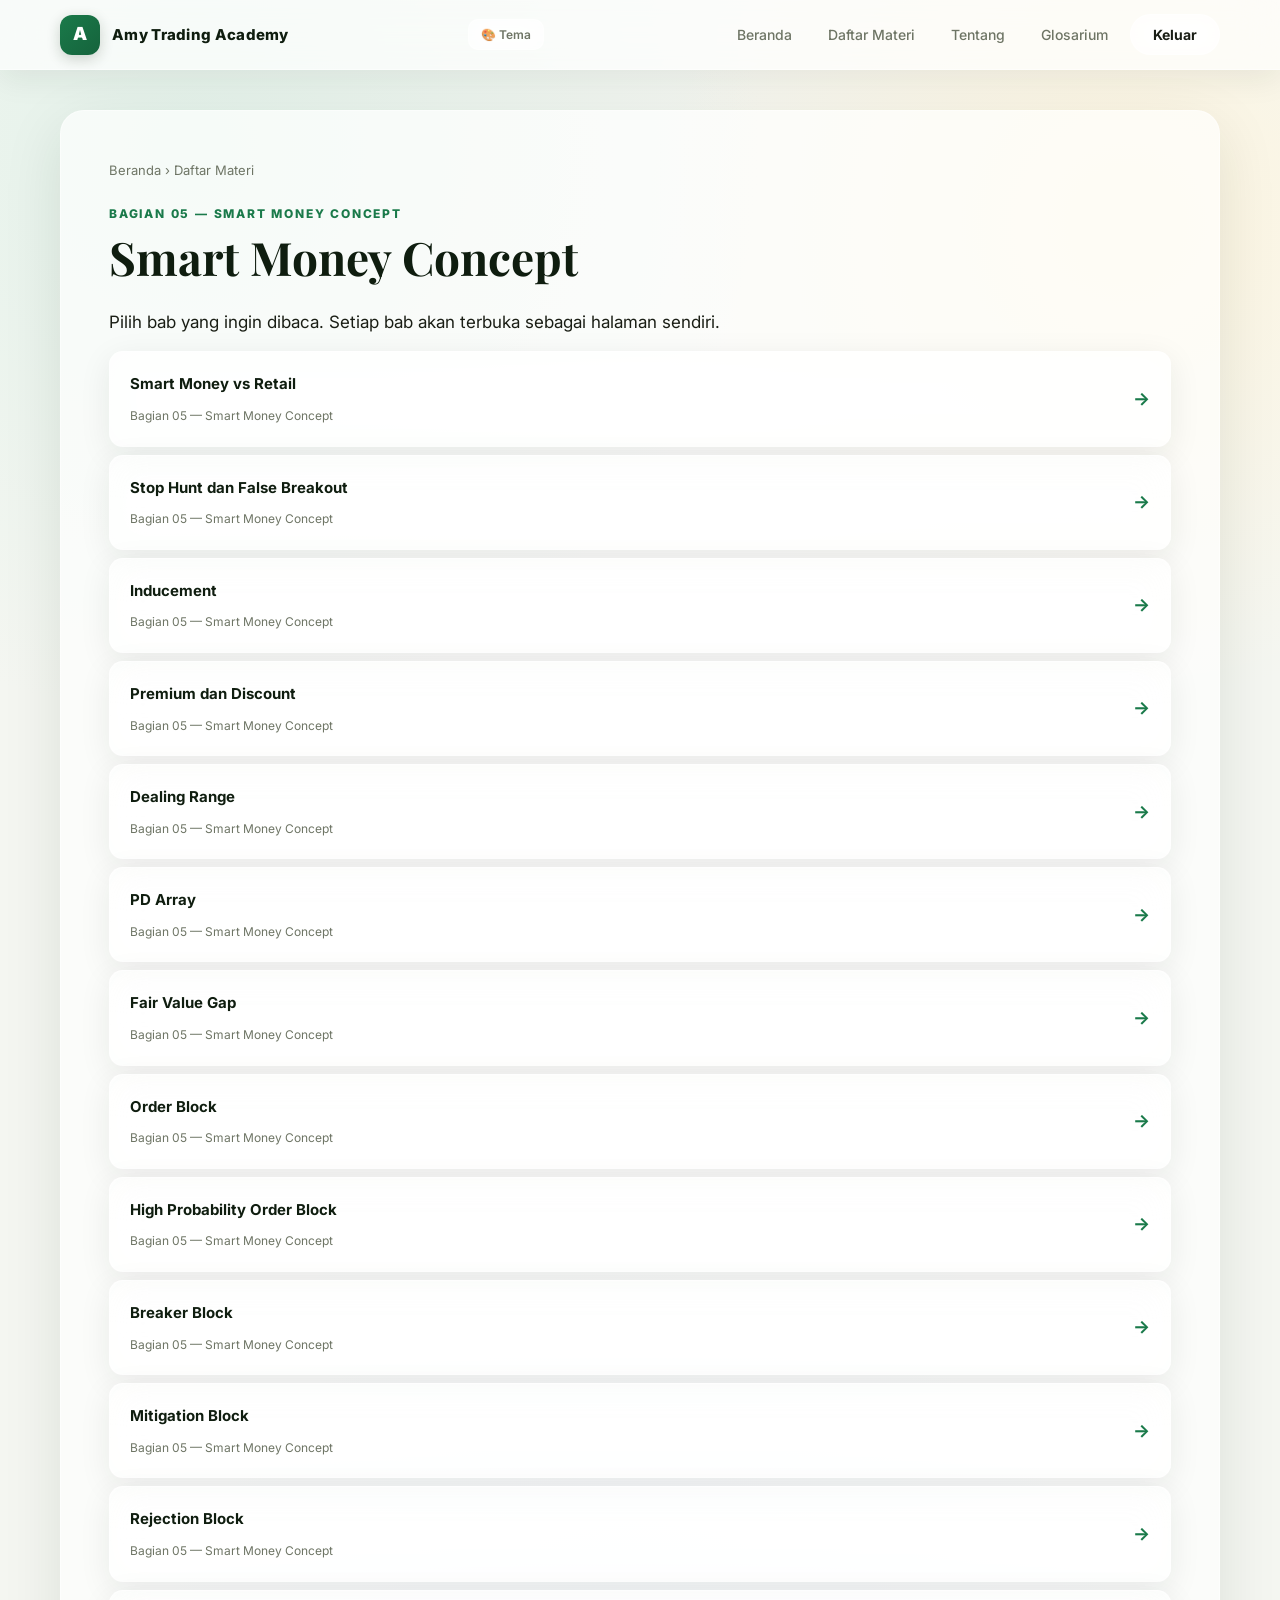
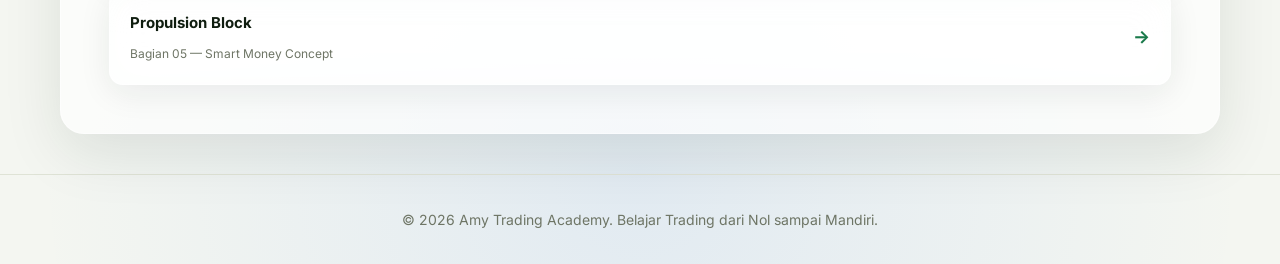
<file: academy/bagian-05-smart-money-concept/index.html>
<!doctype html><html lang="id"><head><meta charset="utf-8"><meta name="viewport" content="width=device-width, initial-scale=1"><meta name="robots" content="noindex,nofollow"><title>Bagian 05 — Smart Money Concept — Amy Trading Academy</title><link rel="stylesheet" href="../assets/css/style.css"><script>const ROOT_PATH='../';</script><script src="../assets/js/auth.js"></script><script src="../assets/js/main.js" defer></script></head><body><script>requireLogin();</script><header class="topbar hide-until-auth"><nav class="nav"><a class="brand" href="../index.html"><span class="brand-mark">A</span><span>Amy Trading Academy</span></a>
<button class="hamburger" id="hamburger" aria-label="Menu"><span></span><span></span><span></span></button>
<div class="navlinks" id="navlinks"><a href="../index.html">Beranda</a><a href="../daftar-materi.html">Daftar Materi</a><a href="../tentang.html">Tentang</a><a href="../glosarium/index.html">Glosarium</a><button class="btn ghost" onclick="logout()">Keluar</button></div></nav></header><main class="container hide-until-auth"><section class="article"><div class="breadcrumb"><a href="../index.html">Beranda</a> › <a href="../daftar-materi.html">Daftar Materi</a></div><div class="eyebrow">Bagian 05 — Smart Money Concept</div><h1>Smart Money Concept</h1><p>Pilih bab yang ingin dibaca. Setiap bab akan terbuka sebagai halaman sendiri.</p><div class="chapter-list"><a class="chapter-row" href="01-smart-money-vs-retail.html"><span><strong>Smart Money vs Retail</strong><br><small>Bagian 05 — Smart Money Concept</small></span><span>→</span></a><a class="chapter-row" href="02-stop-hunt-dan-false-breakout.html"><span><strong>Stop Hunt dan False Breakout</strong><br><small>Bagian 05 — Smart Money Concept</small></span><span>→</span></a><a class="chapter-row" href="03-inducement.html"><span><strong>Inducement</strong><br><small>Bagian 05 — Smart Money Concept</small></span><span>→</span></a><a class="chapter-row" href="04-premium-discount.html"><span><strong>Premium dan Discount</strong><br><small>Bagian 05 — Smart Money Concept</small></span><span>→</span></a><a class="chapter-row" href="05-dealing-range.html"><span><strong>Dealing Range</strong><br><small>Bagian 05 — Smart Money Concept</small></span><span>→</span></a><a class="chapter-row" href="06-pd-array.html"><span><strong>PD Array</strong><br><small>Bagian 05 — Smart Money Concept</small></span><span>→</span></a><a class="chapter-row" href="07-fair-value-gap.html"><span><strong>Fair Value Gap</strong><br><small>Bagian 05 — Smart Money Concept</small></span><span>→</span></a><a class="chapter-row" href="08-order-block.html"><span><strong>Order Block</strong><br><small>Bagian 05 — Smart Money Concept</small></span><span>→</span></a><a class="chapter-row" href="09-high-probability-order-block.html"><span><strong>High Probability Order Block</strong><br><small>Bagian 05 — Smart Money Concept</small></span><span>→</span></a><a class="chapter-row" href="10-breaker-block.html"><span><strong>Breaker Block</strong><br><small>Bagian 05 — Smart Money Concept</small></span><span>→</span></a><a class="chapter-row" href="11-mitigation-block.html"><span><strong>Mitigation Block</strong><br><small>Bagian 05 — Smart Money Concept</small></span><span>→</span></a><a class="chapter-row" href="12-rejection-block.html"><span><strong>Rejection Block</strong><br><small>Bagian 05 — Smart Money Concept</small></span><span>→</span></a><a class="chapter-row" href="13-propulsion-block.html"><span><strong>Propulsion Block</strong><br><small>Bagian 05 — Smart Money Concept</small></span><span>→</span></a></div></section></main><footer class="footer hide-until-auth">© 2026 Amy Trading Academy. Belajar Trading dari Nol sampai Mandiri.</footer></body></html>
</file>
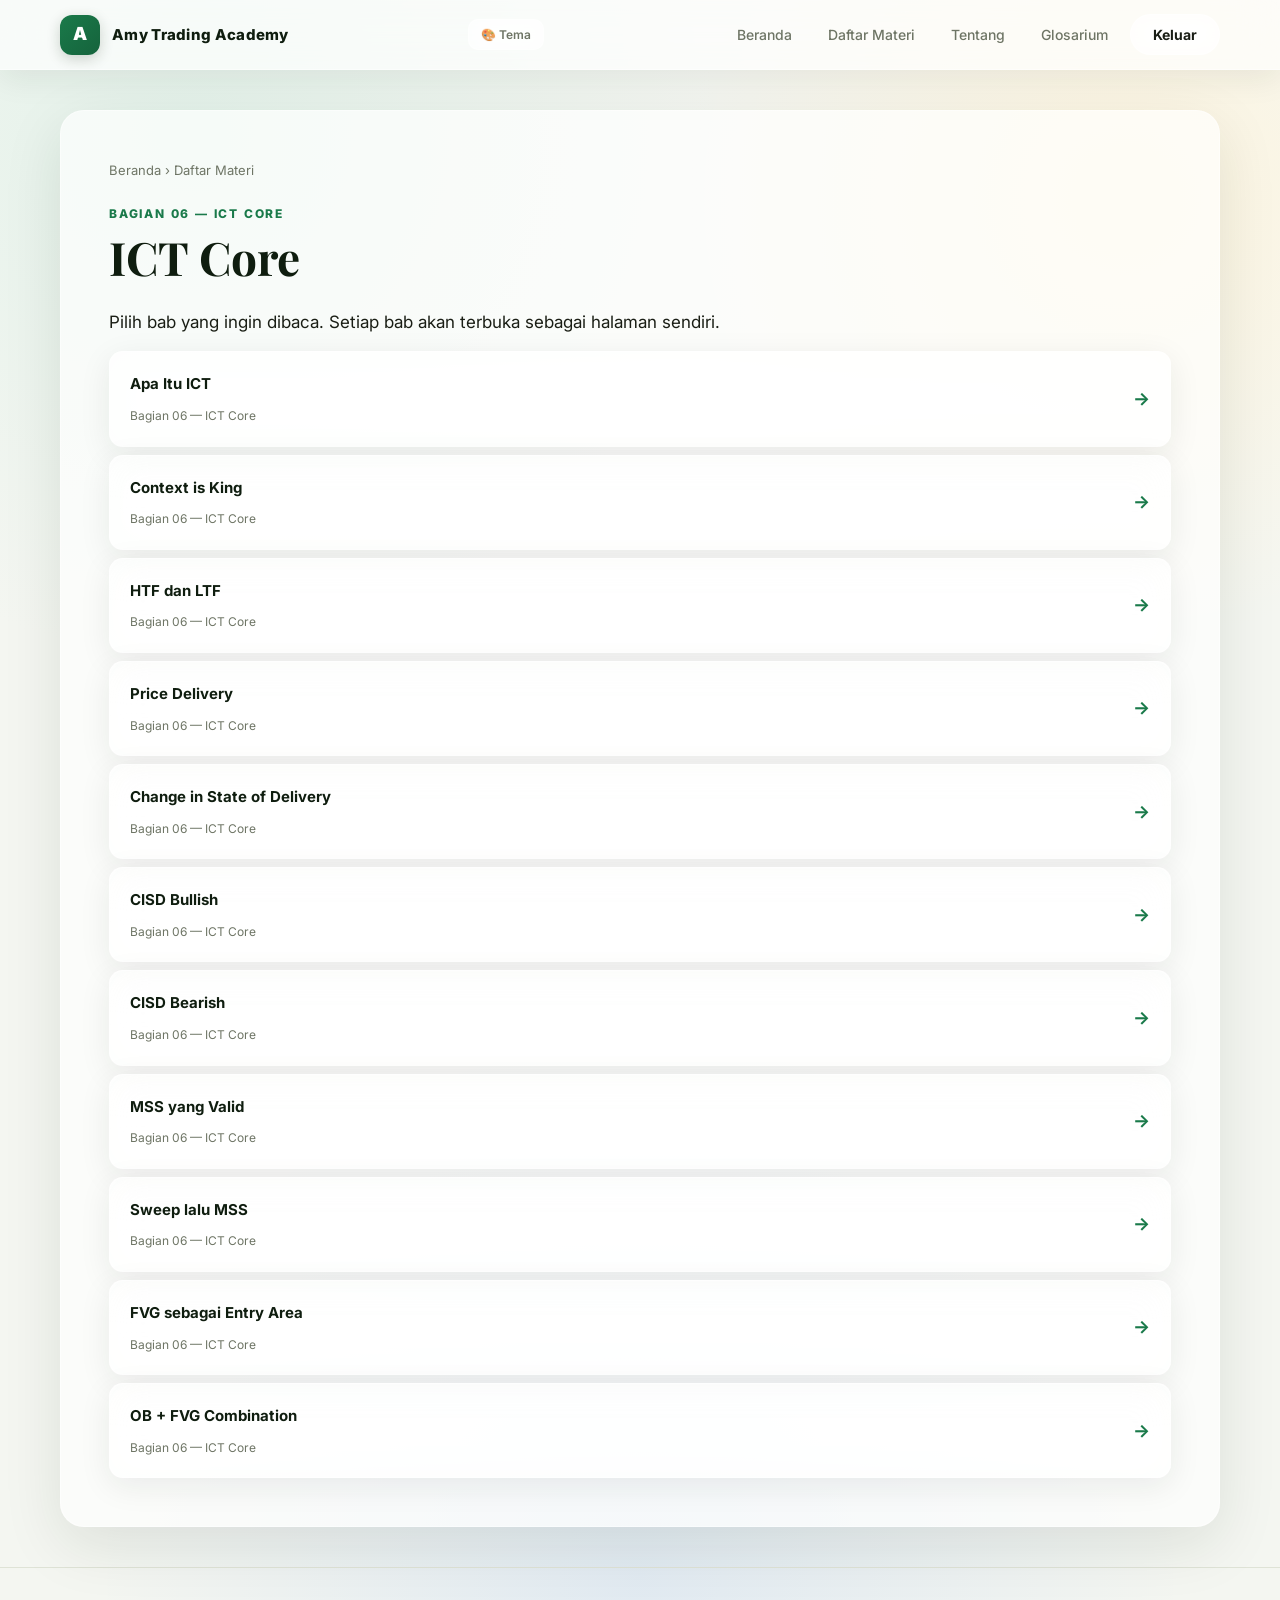
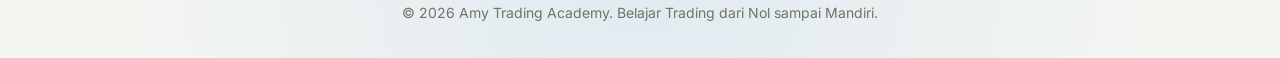
<file: academy/bagian-06-ict-core/index.html>
<!doctype html><html lang="id"><head><meta charset="utf-8"><meta name="viewport" content="width=device-width, initial-scale=1"><meta name="robots" content="noindex,nofollow"><title>Bagian 06 — ICT Core — Amy Trading Academy</title><link rel="stylesheet" href="../assets/css/style.css"><script>const ROOT_PATH='../';</script><script src="../assets/js/auth.js"></script><script src="../assets/js/main.js" defer></script></head><body><script>requireLogin();</script><header class="topbar hide-until-auth"><nav class="nav"><a class="brand" href="../index.html"><span class="brand-mark">A</span><span>Amy Trading Academy</span></a>
<button class="hamburger" id="hamburger" aria-label="Menu"><span></span><span></span><span></span></button>
<div class="navlinks" id="navlinks"><a href="../index.html">Beranda</a><a href="../daftar-materi.html">Daftar Materi</a><a href="../tentang.html">Tentang</a><a href="../glosarium/index.html">Glosarium</a><button class="btn ghost" onclick="logout()">Keluar</button></div></nav></header><main class="container hide-until-auth"><section class="article"><div class="breadcrumb"><a href="../index.html">Beranda</a> › <a href="../daftar-materi.html">Daftar Materi</a></div><div class="eyebrow">Bagian 06 — ICT Core</div><h1>ICT Core</h1><p>Pilih bab yang ingin dibaca. Setiap bab akan terbuka sebagai halaman sendiri.</p><div class="chapter-list"><a class="chapter-row" href="01-apa-itu-ict.html"><span><strong>Apa Itu ICT</strong><br><small>Bagian 06 — ICT Core</small></span><span>→</span></a><a class="chapter-row" href="02-context-is-king.html"><span><strong>Context is King</strong><br><small>Bagian 06 — ICT Core</small></span><span>→</span></a><a class="chapter-row" href="03-htf-ltf.html"><span><strong>HTF dan LTF</strong><br><small>Bagian 06 — ICT Core</small></span><span>→</span></a><a class="chapter-row" href="04-price-delivery.html"><span><strong>Price Delivery</strong><br><small>Bagian 06 — ICT Core</small></span><span>→</span></a><a class="chapter-row" href="05-change-in-state-of-delivery.html"><span><strong>Change in State of Delivery</strong><br><small>Bagian 06 — ICT Core</small></span><span>→</span></a><a class="chapter-row" href="06-cisd-bullish.html"><span><strong>CISD Bullish</strong><br><small>Bagian 06 — ICT Core</small></span><span>→</span></a><a class="chapter-row" href="07-cisd-bearish.html"><span><strong>CISD Bearish</strong><br><small>Bagian 06 — ICT Core</small></span><span>→</span></a><a class="chapter-row" href="08-mss-yang-valid.html"><span><strong>MSS yang Valid</strong><br><small>Bagian 06 — ICT Core</small></span><span>→</span></a><a class="chapter-row" href="09-sweep-lalu-mss.html"><span><strong>Sweep lalu MSS</strong><br><small>Bagian 06 — ICT Core</small></span><span>→</span></a><a class="chapter-row" href="10-fvg-sebagai-entry-area.html"><span><strong>FVG sebagai Entry Area</strong><br><small>Bagian 06 — ICT Core</small></span><span>→</span></a><a class="chapter-row" href="11-ob-fvg-combination.html"><span><strong>OB + FVG Combination</strong><br><small>Bagian 06 — ICT Core</small></span><span>→</span></a></div></section></main><footer class="footer hide-until-auth">© 2026 Amy Trading Academy. Belajar Trading dari Nol sampai Mandiri.</footer></body></html>
</file>
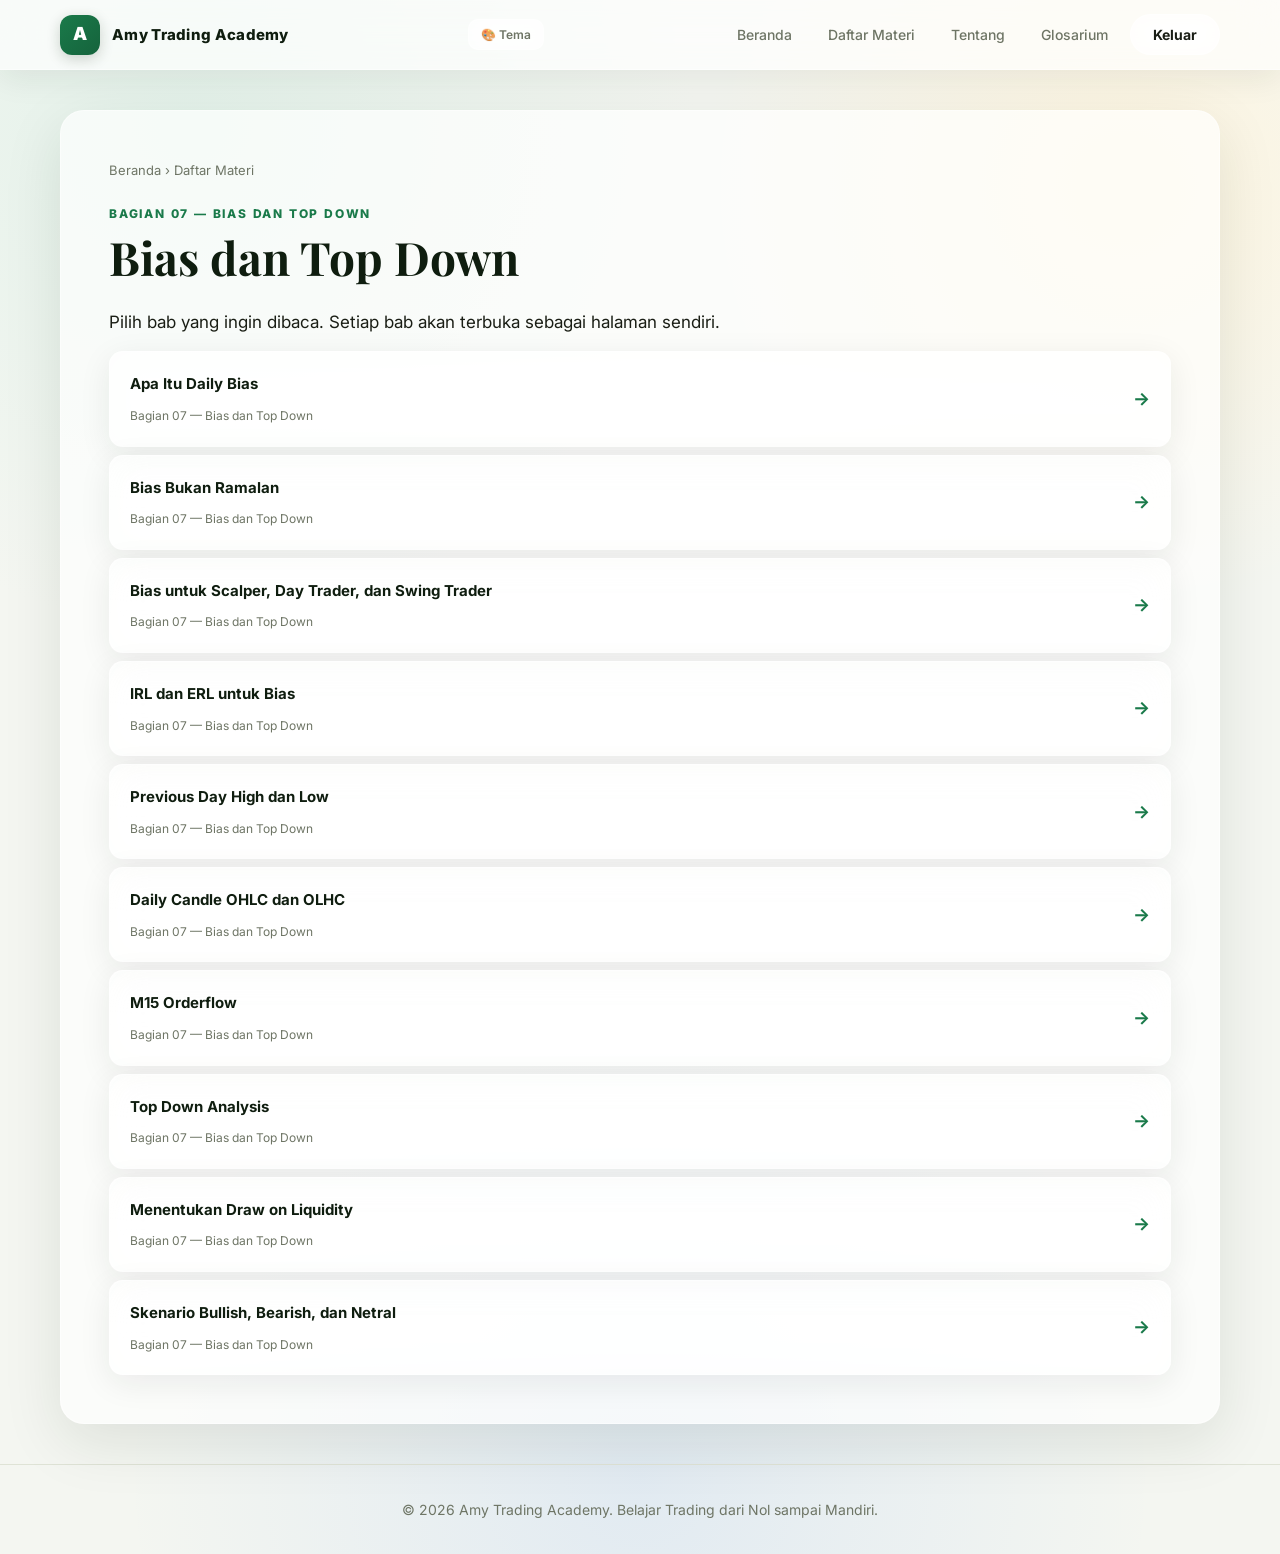
<file: academy/bagian-07-bias-dan-top-down/index.html>
<!doctype html><html lang="id"><head><meta charset="utf-8"><meta name="viewport" content="width=device-width, initial-scale=1"><meta name="robots" content="noindex,nofollow"><title>Bagian 07 — Bias dan Top Down — Amy Trading Academy</title><link rel="stylesheet" href="../assets/css/style.css"><script>const ROOT_PATH='../';</script><script src="../assets/js/auth.js"></script><script src="../assets/js/main.js" defer></script></head><body><script>requireLogin();</script><header class="topbar hide-until-auth"><nav class="nav"><a class="brand" href="../index.html"><span class="brand-mark">A</span><span>Amy Trading Academy</span></a>
<button class="hamburger" id="hamburger" aria-label="Menu"><span></span><span></span><span></span></button>
<div class="navlinks" id="navlinks"><a href="../index.html">Beranda</a><a href="../daftar-materi.html">Daftar Materi</a><a href="../tentang.html">Tentang</a><a href="../glosarium/index.html">Glosarium</a><button class="btn ghost" onclick="logout()">Keluar</button></div></nav></header><main class="container hide-until-auth"><section class="article"><div class="breadcrumb"><a href="../index.html">Beranda</a> › <a href="../daftar-materi.html">Daftar Materi</a></div><div class="eyebrow">Bagian 07 — Bias dan Top Down</div><h1>Bias dan Top Down</h1><p>Pilih bab yang ingin dibaca. Setiap bab akan terbuka sebagai halaman sendiri.</p><div class="chapter-list"><a class="chapter-row" href="01-apa-itu-daily-bias.html"><span><strong>Apa Itu Daily Bias</strong><br><small>Bagian 07 — Bias dan Top Down</small></span><span>→</span></a><a class="chapter-row" href="02-bias-bukan-ramalan.html"><span><strong>Bias Bukan Ramalan</strong><br><small>Bagian 07 — Bias dan Top Down</small></span><span>→</span></a><a class="chapter-row" href="03-bias-untuk-scalper-daytrader-swing.html"><span><strong>Bias untuk Scalper, Day Trader, dan Swing Trader</strong><br><small>Bagian 07 — Bias dan Top Down</small></span><span>→</span></a><a class="chapter-row" href="04-irl-erl-untuk-bias.html"><span><strong>IRL dan ERL untuk Bias</strong><br><small>Bagian 07 — Bias dan Top Down</small></span><span>→</span></a><a class="chapter-row" href="05-previous-day-high-low.html"><span><strong>Previous Day High dan Low</strong><br><small>Bagian 07 — Bias dan Top Down</small></span><span>→</span></a><a class="chapter-row" href="06-daily-candle-ohlc-olhc.html"><span><strong>Daily Candle OHLC dan OLHC</strong><br><small>Bagian 07 — Bias dan Top Down</small></span><span>→</span></a><a class="chapter-row" href="07-m15-orderflow.html"><span><strong>M15 Orderflow</strong><br><small>Bagian 07 — Bias dan Top Down</small></span><span>→</span></a><a class="chapter-row" href="08-top-down-analysis.html"><span><strong>Top Down Analysis</strong><br><small>Bagian 07 — Bias dan Top Down</small></span><span>→</span></a><a class="chapter-row" href="09-menentukan-draw-on-liquidity.html"><span><strong>Menentukan Draw on Liquidity</strong><br><small>Bagian 07 — Bias dan Top Down</small></span><span>→</span></a><a class="chapter-row" href="10-skenario-bullish-bearish-netral.html"><span><strong>Skenario Bullish, Bearish, dan Netral</strong><br><small>Bagian 07 — Bias dan Top Down</small></span><span>→</span></a></div></section></main><footer class="footer hide-until-auth">© 2026 Amy Trading Academy. Belajar Trading dari Nol sampai Mandiri.</footer></body></html>
</file>
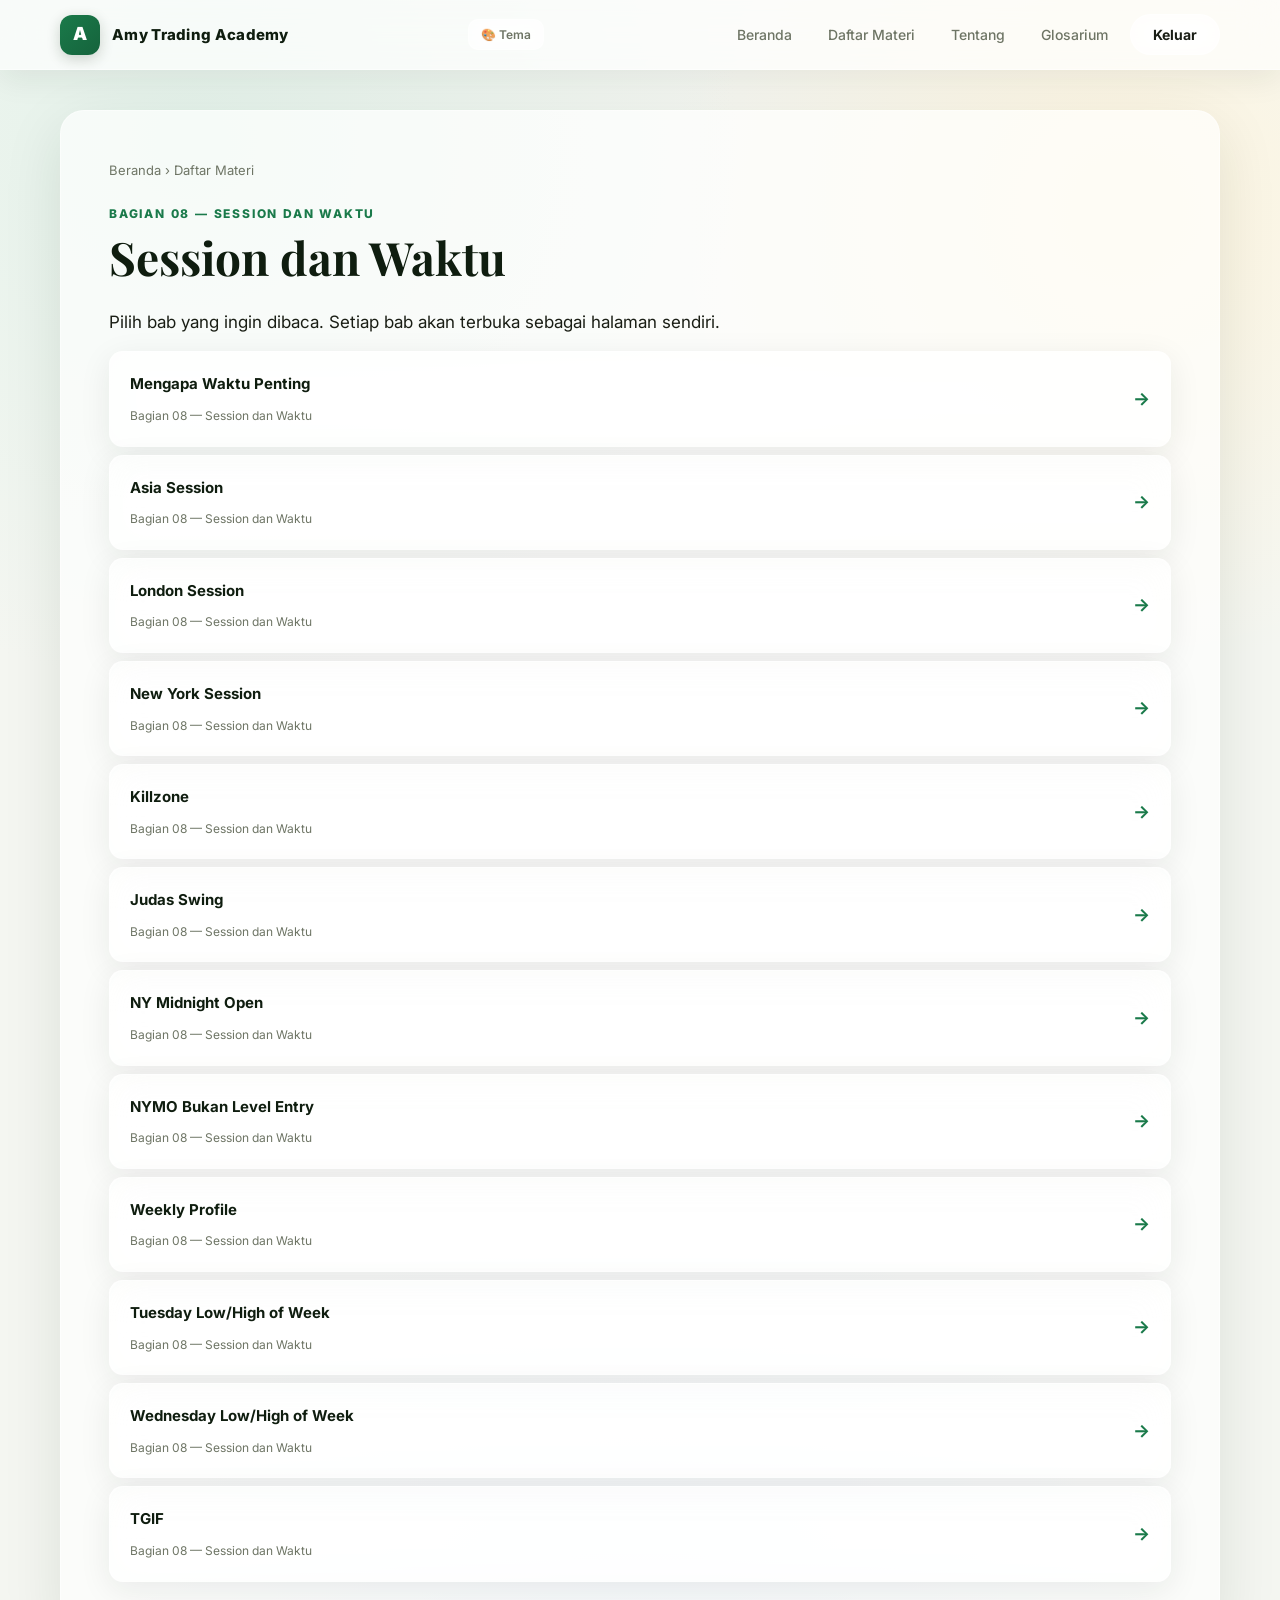
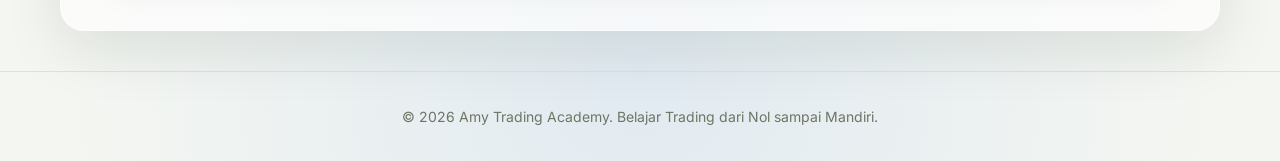
<file: academy/bagian-08-session-dan-waktu/index.html>
<!doctype html><html lang="id"><head><meta charset="utf-8"><meta name="viewport" content="width=device-width, initial-scale=1"><meta name="robots" content="noindex,nofollow"><title>Bagian 08 — Session dan Waktu — Amy Trading Academy</title><link rel="stylesheet" href="../assets/css/style.css"><script>const ROOT_PATH='../';</script><script src="../assets/js/auth.js"></script><script src="../assets/js/main.js" defer></script></head><body><script>requireLogin();</script><header class="topbar hide-until-auth"><nav class="nav"><a class="brand" href="../index.html"><span class="brand-mark">A</span><span>Amy Trading Academy</span></a>
<button class="hamburger" id="hamburger" aria-label="Menu"><span></span><span></span><span></span></button>
<div class="navlinks" id="navlinks"><a href="../index.html">Beranda</a><a href="../daftar-materi.html">Daftar Materi</a><a href="../tentang.html">Tentang</a><a href="../glosarium/index.html">Glosarium</a><button class="btn ghost" onclick="logout()">Keluar</button></div></nav></header><main class="container hide-until-auth"><section class="article"><div class="breadcrumb"><a href="../index.html">Beranda</a> › <a href="../daftar-materi.html">Daftar Materi</a></div><div class="eyebrow">Bagian 08 — Session dan Waktu</div><h1>Session dan Waktu</h1><p>Pilih bab yang ingin dibaca. Setiap bab akan terbuka sebagai halaman sendiri.</p><div class="chapter-list"><a class="chapter-row" href="01-mengapa-waktu-penting.html"><span><strong>Mengapa Waktu Penting</strong><br><small>Bagian 08 — Session dan Waktu</small></span><span>→</span></a><a class="chapter-row" href="02-asia-session.html"><span><strong>Asia Session</strong><br><small>Bagian 08 — Session dan Waktu</small></span><span>→</span></a><a class="chapter-row" href="03-london-session.html"><span><strong>London Session</strong><br><small>Bagian 08 — Session dan Waktu</small></span><span>→</span></a><a class="chapter-row" href="04-new-york-session.html"><span><strong>New York Session</strong><br><small>Bagian 08 — Session dan Waktu</small></span><span>→</span></a><a class="chapter-row" href="05-killzone.html"><span><strong>Killzone</strong><br><small>Bagian 08 — Session dan Waktu</small></span><span>→</span></a><a class="chapter-row" href="06-judas-swing.html"><span><strong>Judas Swing</strong><br><small>Bagian 08 — Session dan Waktu</small></span><span>→</span></a><a class="chapter-row" href="07-ny-midnight-open.html"><span><strong>NY Midnight Open</strong><br><small>Bagian 08 — Session dan Waktu</small></span><span>→</span></a><a class="chapter-row" href="08-nymo-bukan-level-entry.html"><span><strong>NYMO Bukan Level Entry</strong><br><small>Bagian 08 — Session dan Waktu</small></span><span>→</span></a><a class="chapter-row" href="09-weekly-profile.html"><span><strong>Weekly Profile</strong><br><small>Bagian 08 — Session dan Waktu</small></span><span>→</span></a><a class="chapter-row" href="10-tuesday-low-high-of-week.html"><span><strong>Tuesday Low/High of Week</strong><br><small>Bagian 08 — Session dan Waktu</small></span><span>→</span></a><a class="chapter-row" href="11-wednesday-low-high-of-week.html"><span><strong>Wednesday Low/High of Week</strong><br><small>Bagian 08 — Session dan Waktu</small></span><span>→</span></a><a class="chapter-row" href="12-tgif.html"><span><strong>TGIF</strong><br><small>Bagian 08 — Session dan Waktu</small></span><span>→</span></a></div></section></main><footer class="footer hide-until-auth">© 2026 Amy Trading Academy. Belajar Trading dari Nol sampai Mandiri.</footer></body></html>
</file>
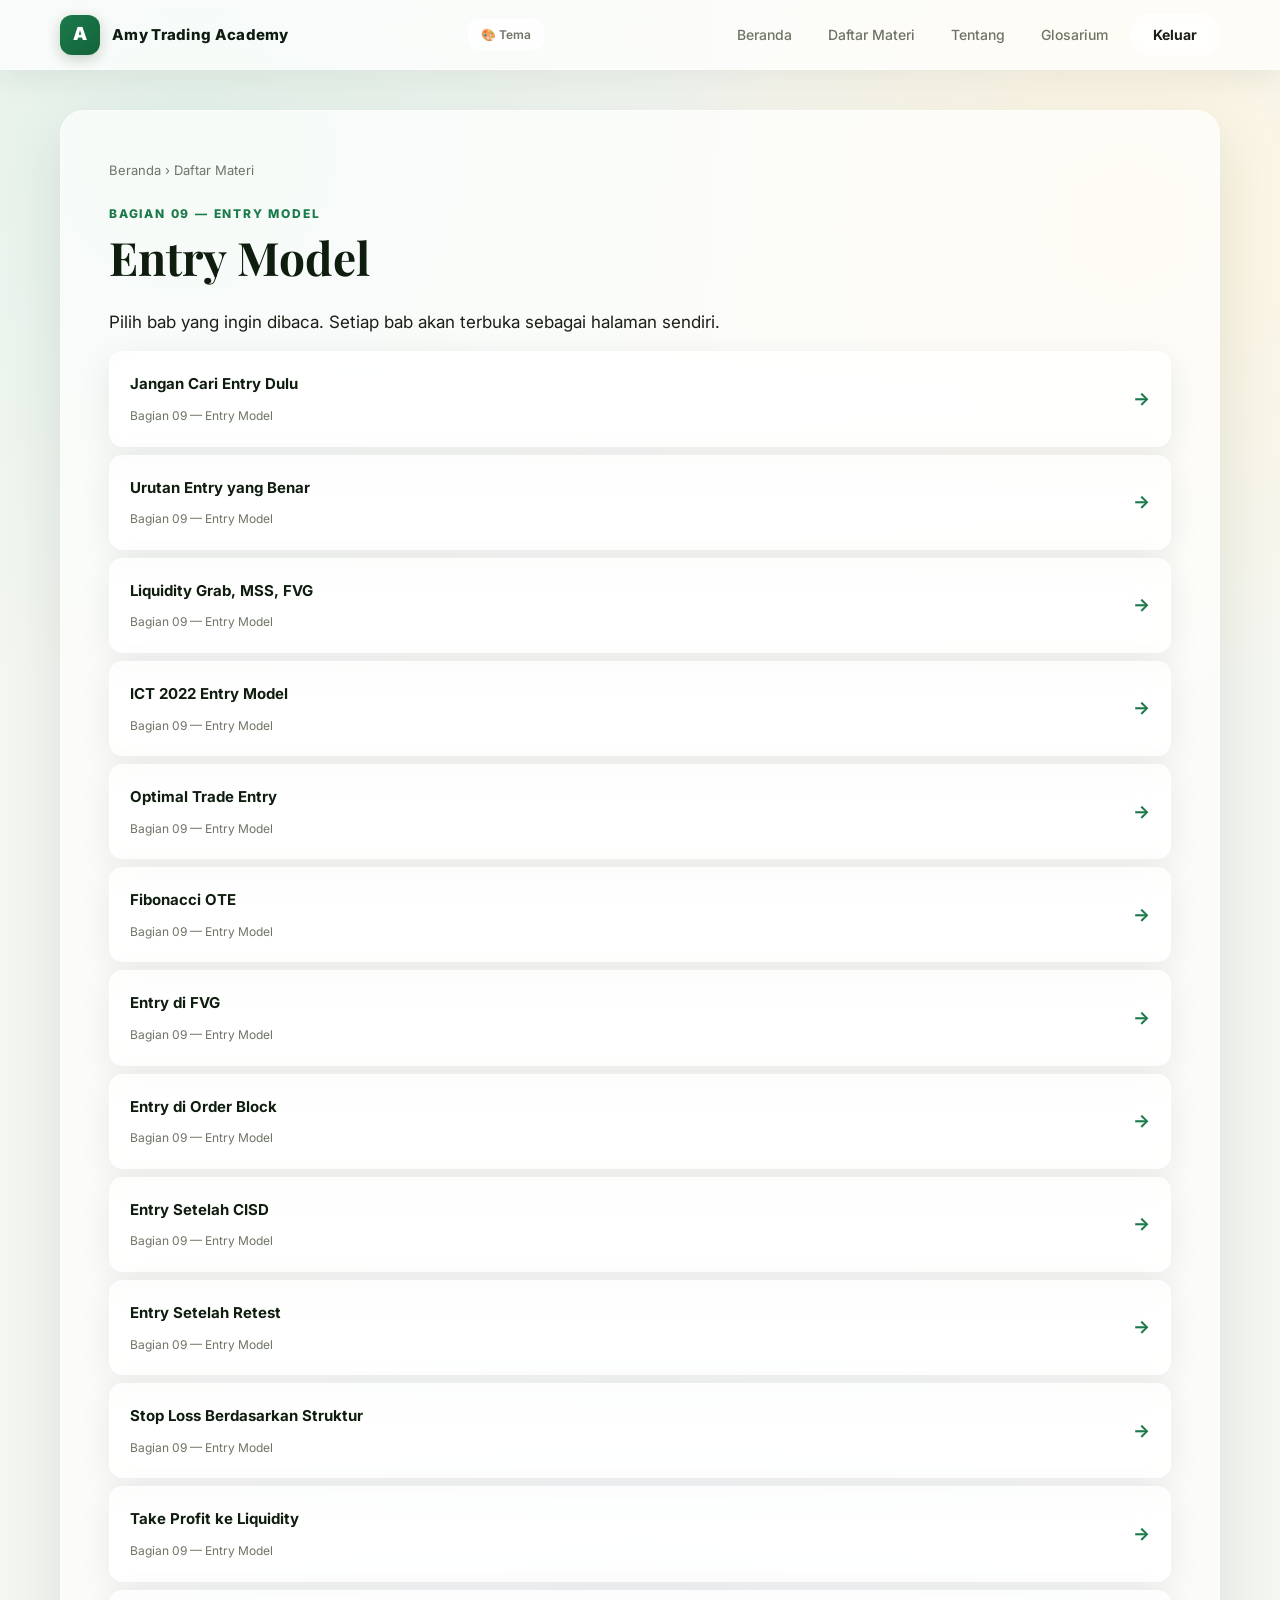
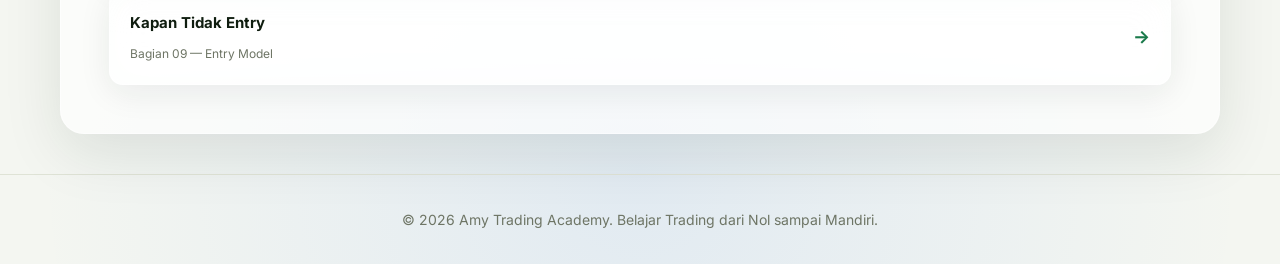
<file: academy/bagian-09-entry-model/index.html>
<!doctype html><html lang="id"><head><meta charset="utf-8"><meta name="viewport" content="width=device-width, initial-scale=1"><meta name="robots" content="noindex,nofollow"><title>Bagian 09 — Entry Model — Amy Trading Academy</title><link rel="stylesheet" href="../assets/css/style.css"><script>const ROOT_PATH='../';</script><script src="../assets/js/auth.js"></script><script src="../assets/js/main.js" defer></script></head><body><script>requireLogin();</script><header class="topbar hide-until-auth"><nav class="nav"><a class="brand" href="../index.html"><span class="brand-mark">A</span><span>Amy Trading Academy</span></a>
<button class="hamburger" id="hamburger" aria-label="Menu"><span></span><span></span><span></span></button>
<div class="navlinks" id="navlinks"><a href="../index.html">Beranda</a><a href="../daftar-materi.html">Daftar Materi</a><a href="../tentang.html">Tentang</a><a href="../glosarium/index.html">Glosarium</a><button class="btn ghost" onclick="logout()">Keluar</button></div></nav></header><main class="container hide-until-auth"><section class="article"><div class="breadcrumb"><a href="../index.html">Beranda</a> › <a href="../daftar-materi.html">Daftar Materi</a></div><div class="eyebrow">Bagian 09 — Entry Model</div><h1>Entry Model</h1><p>Pilih bab yang ingin dibaca. Setiap bab akan terbuka sebagai halaman sendiri.</p><div class="chapter-list"><a class="chapter-row" href="01-jangan-cari-entry-dulu.html"><span><strong>Jangan Cari Entry Dulu</strong><br><small>Bagian 09 — Entry Model</small></span><span>→</span></a><a class="chapter-row" href="02-urutan-entry-yang-benar.html"><span><strong>Urutan Entry yang Benar</strong><br><small>Bagian 09 — Entry Model</small></span><span>→</span></a><a class="chapter-row" href="03-liquidity-grab-mss-fvg.html"><span><strong>Liquidity Grab, MSS, FVG</strong><br><small>Bagian 09 — Entry Model</small></span><span>→</span></a><a class="chapter-row" href="04-ict-2022-entry-model.html"><span><strong>ICT 2022 Entry Model</strong><br><small>Bagian 09 — Entry Model</small></span><span>→</span></a><a class="chapter-row" href="05-optimal-trade-entry.html"><span><strong>Optimal Trade Entry</strong><br><small>Bagian 09 — Entry Model</small></span><span>→</span></a><a class="chapter-row" href="06-fibonacci-ote.html"><span><strong>Fibonacci OTE</strong><br><small>Bagian 09 — Entry Model</small></span><span>→</span></a><a class="chapter-row" href="07-entry-di-fvg.html"><span><strong>Entry di FVG</strong><br><small>Bagian 09 — Entry Model</small></span><span>→</span></a><a class="chapter-row" href="08-entry-di-order-block.html"><span><strong>Entry di Order Block</strong><br><small>Bagian 09 — Entry Model</small></span><span>→</span></a><a class="chapter-row" href="09-entry-setelah-cisd.html"><span><strong>Entry Setelah CISD</strong><br><small>Bagian 09 — Entry Model</small></span><span>→</span></a><a class="chapter-row" href="10-entry-setelah-retest.html"><span><strong>Entry Setelah Retest</strong><br><small>Bagian 09 — Entry Model</small></span><span>→</span></a><a class="chapter-row" href="11-stop-loss-berdasarkan-struktur.html"><span><strong>Stop Loss Berdasarkan Struktur</strong><br><small>Bagian 09 — Entry Model</small></span><span>→</span></a><a class="chapter-row" href="12-take-profit-ke-liquidity.html"><span><strong>Take Profit ke Liquidity</strong><br><small>Bagian 09 — Entry Model</small></span><span>→</span></a><a class="chapter-row" href="13-kapan-tidak-entry.html"><span><strong>Kapan Tidak Entry</strong><br><small>Bagian 09 — Entry Model</small></span><span>→</span></a></div></section></main><footer class="footer hide-until-auth">© 2026 Amy Trading Academy. Belajar Trading dari Nol sampai Mandiri.</footer></body></html>
</file>
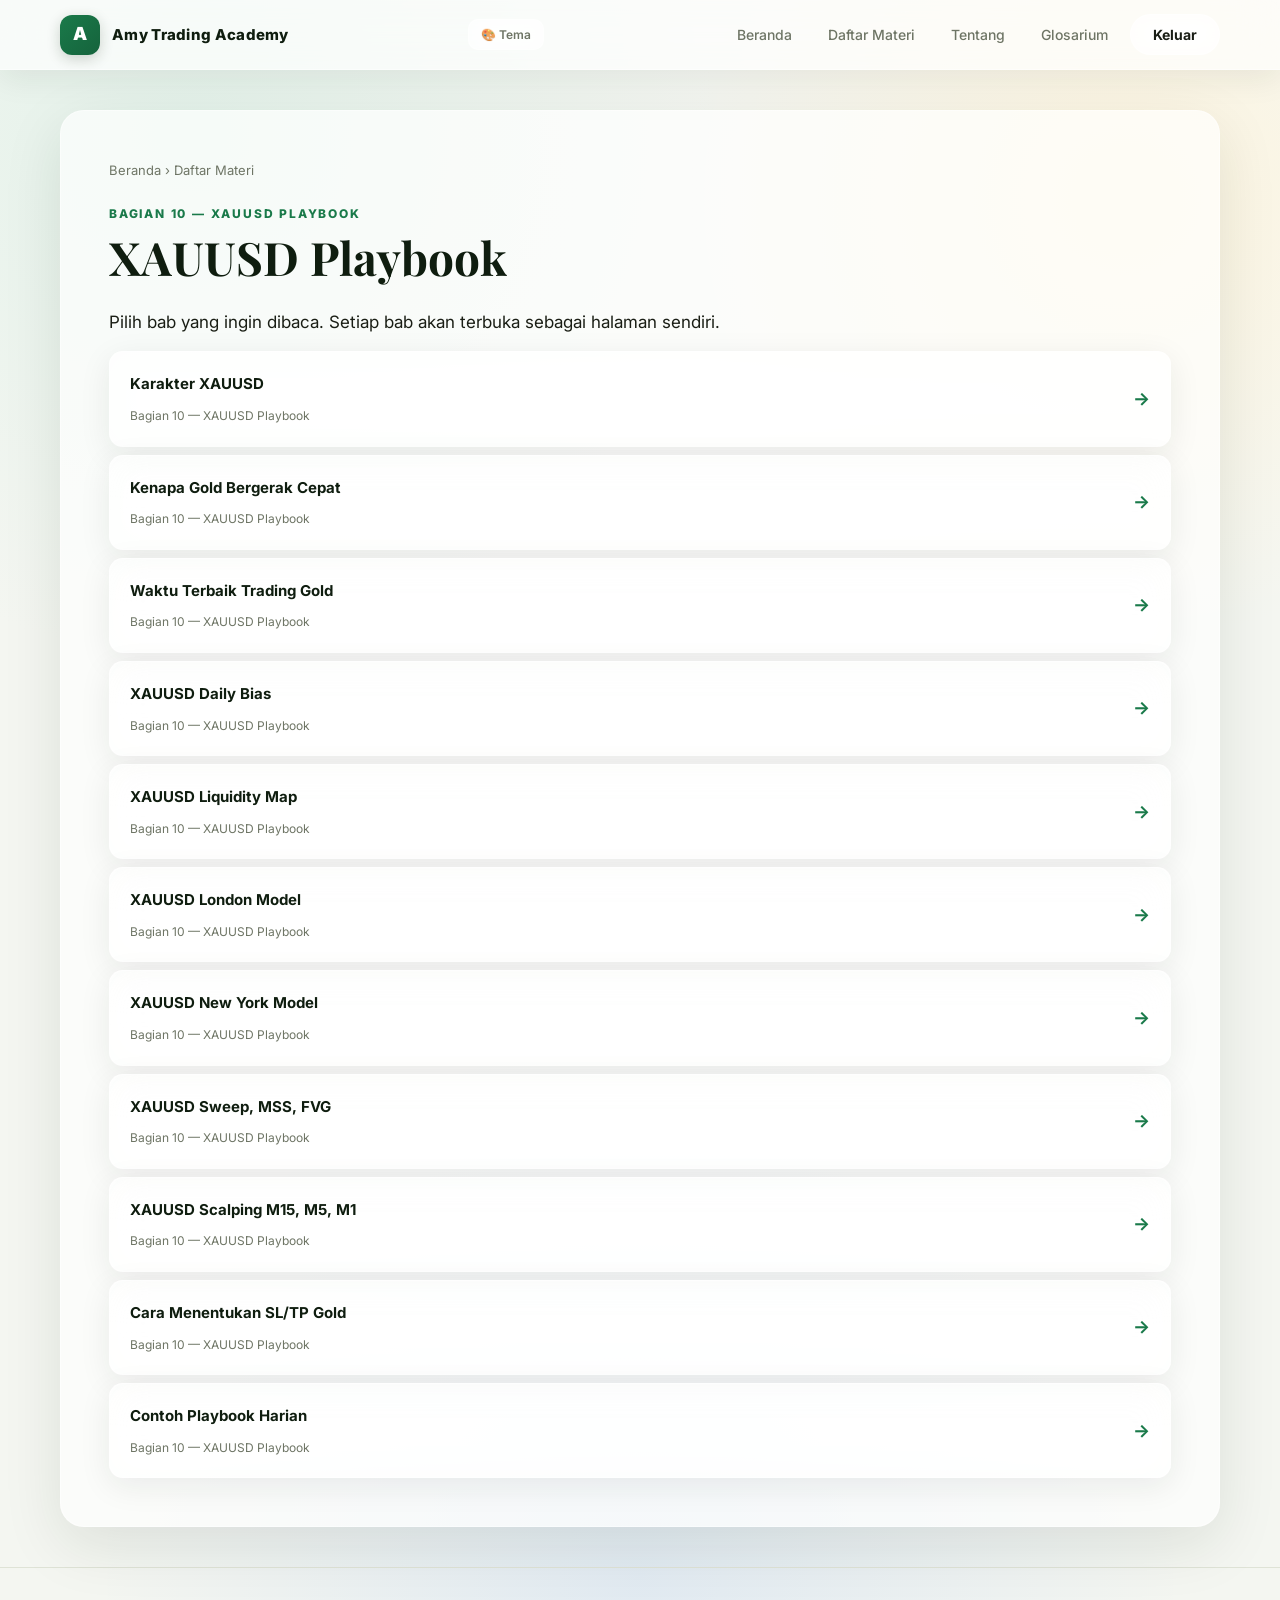
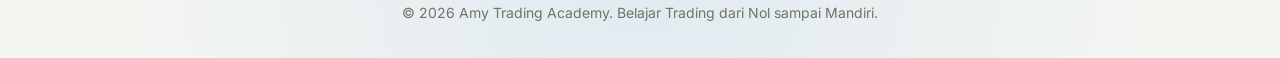
<file: academy/bagian-10-xauusd-playbook/index.html>
<!doctype html><html lang="id"><head><meta charset="utf-8"><meta name="viewport" content="width=device-width, initial-scale=1"><meta name="robots" content="noindex,nofollow"><title>Bagian 10 — XAUUSD Playbook — Amy Trading Academy</title><link rel="stylesheet" href="../assets/css/style.css"><script>const ROOT_PATH='../';</script><script src="../assets/js/auth.js"></script><script src="../assets/js/main.js" defer></script></head><body><script>requireLogin();</script><header class="topbar hide-until-auth"><nav class="nav"><a class="brand" href="../index.html"><span class="brand-mark">A</span><span>Amy Trading Academy</span></a>
<button class="hamburger" id="hamburger" aria-label="Menu"><span></span><span></span><span></span></button>
<div class="navlinks" id="navlinks"><a href="../index.html">Beranda</a><a href="../daftar-materi.html">Daftar Materi</a><a href="../tentang.html">Tentang</a><a href="../glosarium/index.html">Glosarium</a><button class="btn ghost" onclick="logout()">Keluar</button></div></nav></header><main class="container hide-until-auth"><section class="article"><div class="breadcrumb"><a href="../index.html">Beranda</a> › <a href="../daftar-materi.html">Daftar Materi</a></div><div class="eyebrow">Bagian 10 — XAUUSD Playbook</div><h1>XAUUSD Playbook</h1><p>Pilih bab yang ingin dibaca. Setiap bab akan terbuka sebagai halaman sendiri.</p><div class="chapter-list"><a class="chapter-row" href="01-karakter-xauusd.html"><span><strong>Karakter XAUUSD</strong><br><small>Bagian 10 — XAUUSD Playbook</small></span><span>→</span></a><a class="chapter-row" href="02-kenapa-gold-bergerak-cepat.html"><span><strong>Kenapa Gold Bergerak Cepat</strong><br><small>Bagian 10 — XAUUSD Playbook</small></span><span>→</span></a><a class="chapter-row" href="03-waktu-terbaik-trading-gold.html"><span><strong>Waktu Terbaik Trading Gold</strong><br><small>Bagian 10 — XAUUSD Playbook</small></span><span>→</span></a><a class="chapter-row" href="04-xauusd-daily-bias.html"><span><strong>XAUUSD Daily Bias</strong><br><small>Bagian 10 — XAUUSD Playbook</small></span><span>→</span></a><a class="chapter-row" href="05-xauusd-liquidity-map.html"><span><strong>XAUUSD Liquidity Map</strong><br><small>Bagian 10 — XAUUSD Playbook</small></span><span>→</span></a><a class="chapter-row" href="06-xauusd-london-model.html"><span><strong>XAUUSD London Model</strong><br><small>Bagian 10 — XAUUSD Playbook</small></span><span>→</span></a><a class="chapter-row" href="07-xauusd-new-york-model.html"><span><strong>XAUUSD New York Model</strong><br><small>Bagian 10 — XAUUSD Playbook</small></span><span>→</span></a><a class="chapter-row" href="08-xauusd-sweep-mss-fvg.html"><span><strong>XAUUSD Sweep, MSS, FVG</strong><br><small>Bagian 10 — XAUUSD Playbook</small></span><span>→</span></a><a class="chapter-row" href="09-xauusd-scalping-m15-m5-m1.html"><span><strong>XAUUSD Scalping M15, M5, M1</strong><br><small>Bagian 10 — XAUUSD Playbook</small></span><span>→</span></a><a class="chapter-row" href="10-cara-menentukan-sl-tp-gold.html"><span><strong>Cara Menentukan SL/TP Gold</strong><br><small>Bagian 10 — XAUUSD Playbook</small></span><span>→</span></a><a class="chapter-row" href="11-contoh-playbook-harian.html"><span><strong>Contoh Playbook Harian</strong><br><small>Bagian 10 — XAUUSD Playbook</small></span><span>→</span></a></div></section></main><footer class="footer hide-until-auth">© 2026 Amy Trading Academy. Belajar Trading dari Nol sampai Mandiri.</footer></body></html>
</file>
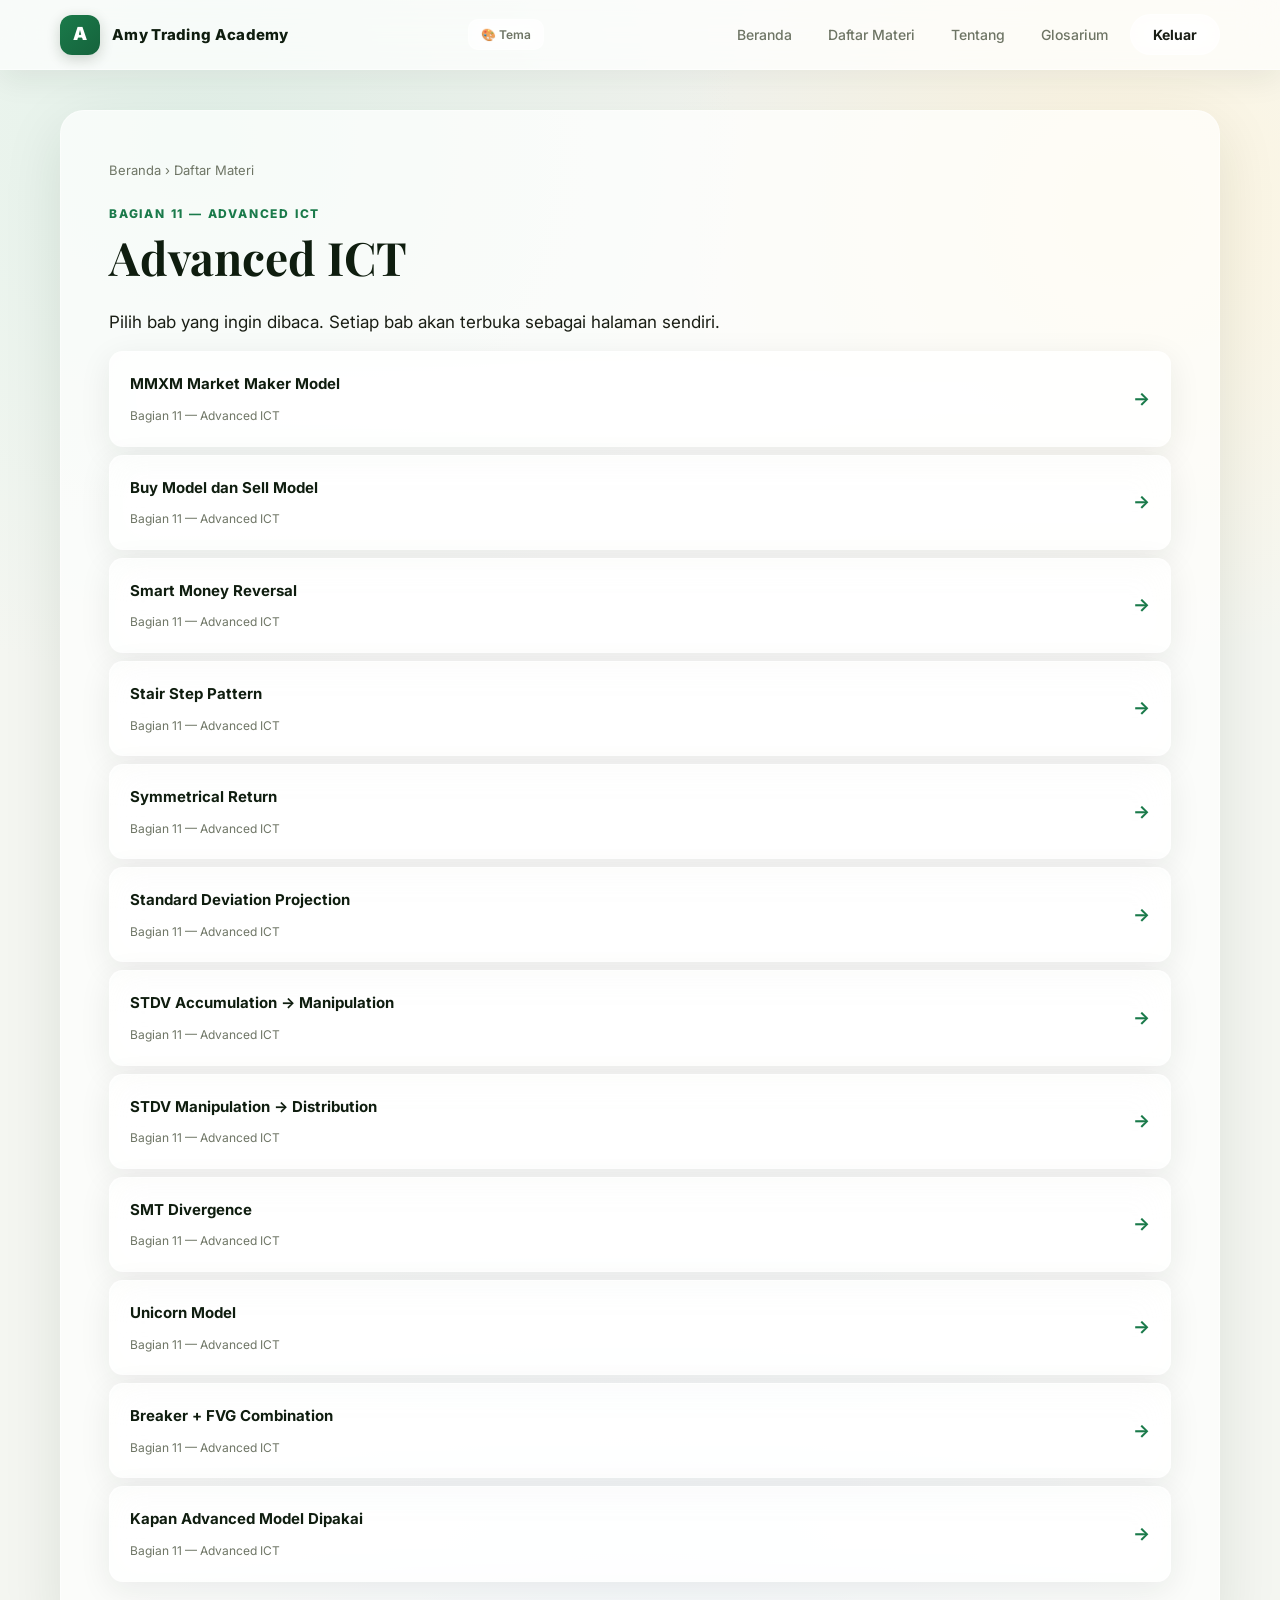
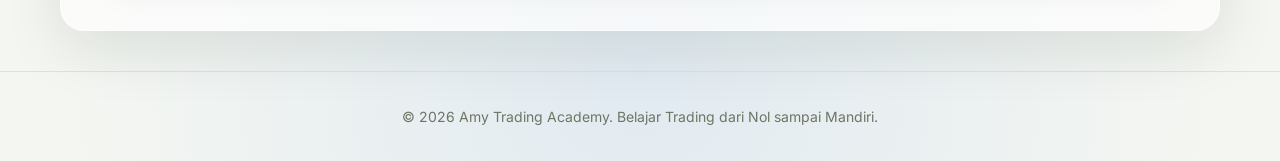
<file: academy/bagian-11-advanced-ict/index.html>
<!doctype html><html lang="id"><head><meta charset="utf-8"><meta name="viewport" content="width=device-width, initial-scale=1"><meta name="robots" content="noindex,nofollow"><title>Bagian 11 — Advanced ICT — Amy Trading Academy</title><link rel="stylesheet" href="../assets/css/style.css"><script>const ROOT_PATH='../';</script><script src="../assets/js/auth.js"></script><script src="../assets/js/main.js" defer></script></head><body><script>requireLogin();</script><header class="topbar hide-until-auth"><nav class="nav"><a class="brand" href="../index.html"><span class="brand-mark">A</span><span>Amy Trading Academy</span></a>
<button class="hamburger" id="hamburger" aria-label="Menu"><span></span><span></span><span></span></button>
<div class="navlinks" id="navlinks"><a href="../index.html">Beranda</a><a href="../daftar-materi.html">Daftar Materi</a><a href="../tentang.html">Tentang</a><a href="../glosarium/index.html">Glosarium</a><button class="btn ghost" onclick="logout()">Keluar</button></div></nav></header><main class="container hide-until-auth"><section class="article"><div class="breadcrumb"><a href="../index.html">Beranda</a> › <a href="../daftar-materi.html">Daftar Materi</a></div><div class="eyebrow">Bagian 11 — Advanced ICT</div><h1>Advanced ICT</h1><p>Pilih bab yang ingin dibaca. Setiap bab akan terbuka sebagai halaman sendiri.</p><div class="chapter-list"><a class="chapter-row" href="01-mmxm-market-maker-model.html"><span><strong>MMXM Market Maker Model</strong><br><small>Bagian 11 — Advanced ICT</small></span><span>→</span></a><a class="chapter-row" href="02-buy-model-sell-model.html"><span><strong>Buy Model dan Sell Model</strong><br><small>Bagian 11 — Advanced ICT</small></span><span>→</span></a><a class="chapter-row" href="03-smart-money-reversal.html"><span><strong>Smart Money Reversal</strong><br><small>Bagian 11 — Advanced ICT</small></span><span>→</span></a><a class="chapter-row" href="04-stair-step-pattern.html"><span><strong>Stair Step Pattern</strong><br><small>Bagian 11 — Advanced ICT</small></span><span>→</span></a><a class="chapter-row" href="05-symmetrical-return.html"><span><strong>Symmetrical Return</strong><br><small>Bagian 11 — Advanced ICT</small></span><span>→</span></a><a class="chapter-row" href="06-standard-deviation-projection.html"><span><strong>Standard Deviation Projection</strong><br><small>Bagian 11 — Advanced ICT</small></span><span>→</span></a><a class="chapter-row" href="07-stdv-accumulation-manipulation.html"><span><strong>STDV Accumulation → Manipulation</strong><br><small>Bagian 11 — Advanced ICT</small></span><span>→</span></a><a class="chapter-row" href="08-stdv-manipulation-distribution.html"><span><strong>STDV Manipulation → Distribution</strong><br><small>Bagian 11 — Advanced ICT</small></span><span>→</span></a><a class="chapter-row" href="09-smt-divergence.html"><span><strong>SMT Divergence</strong><br><small>Bagian 11 — Advanced ICT</small></span><span>→</span></a><a class="chapter-row" href="10-unicorn-model.html"><span><strong>Unicorn Model</strong><br><small>Bagian 11 — Advanced ICT</small></span><span>→</span></a><a class="chapter-row" href="11-breaker-fvg-combination.html"><span><strong>Breaker + FVG Combination</strong><br><small>Bagian 11 — Advanced ICT</small></span><span>→</span></a><a class="chapter-row" href="12-kapan-advanced-model-dipakai.html"><span><strong>Kapan Advanced Model Dipakai</strong><br><small>Bagian 11 — Advanced ICT</small></span><span>→</span></a></div></section></main><footer class="footer hide-until-auth">© 2026 Amy Trading Academy. Belajar Trading dari Nol sampai Mandiri.</footer></body></html>
</file>
<file: style.css>
@import url('https://fonts.googleapis.com/css2?family=Plus+Jakarta+Sans:wght@300;400;500;600;700;800&family=JetBrains+Mono:wght@400;700&display=swap');

:root {
  color-scheme: dark;
  --bg: #0B0F19;
  --bg-soft: #111827;
  --surface: #1F2937;
  --surface-strong: #374151;
  --surface-glow: rgba(56, 189, 248, 0.12);
  --line: rgba(255, 255, 255, 0.08);
  --line-strong: rgba(56, 189, 248, 0.28);
  --text: #F9FAFB;
  --muted: #9CA3AF;
  --muted-strong: #D1D5DB;
  --accent: #38BDF8;
  --accent-soft: rgba(56, 189, 248, 0.14);
  --danger: #F87171;
  --success: #34D399;
  --warning: #FBBF24;
  --info: #60A5FA;
  --radius-lg: 18px;
  --radius-md: 14px;
  --radius-sm: 10px;
  --shadow: 0 22px 70px rgba(0, 0, 0, 0.45);
  --shadow-sm: 0 4px 12px rgba(0, 0, 0, 0.2);
  --safe-bottom: env(safe-area-inset-bottom, 0px);
  --transition: all 0.2s cubic-bezier(0.4, 0, 0.2, 1);
}

* {
  box-sizing: border-box;
}

/* Slim Premium Scrollbars */
::-webkit-scrollbar {
  width: 6px;
  height: 6px;
}
::-webkit-scrollbar-track {
  background: var(--bg-soft);
}
::-webkit-scrollbar-thumb {
  background: var(--line-strong);
  border-radius: 999px;
}
::-webkit-scrollbar-thumb:hover {
  background: var(--accent);
}

html {
  min-height: 100%;
  background: var(--bg);
  scroll-behavior: smooth;
}

body {
  min-height: 100%;
  margin: 0;
  overflow-x: hidden;
  background:
    radial-gradient(circle at top left, rgba(56, 189, 248, 0.12), transparent 36rem),
    radial-gradient(circle at bottom right, rgba(167, 139, 250, 0.08), transparent 36rem),
    linear-gradient(180deg, #07100a 0%, #050806 46%, #030403 100%);
  color: var(--text);
  font-family: 'Plus Jakarta Sans', Inter, ui-sans-serif, system-ui, -apple-system, sans-serif;
  font-size: 15px;
  letter-spacing: -0.01em;
}

button,
input,
select,
textarea {
  font: inherit;
}

button {
  border: 0;
  cursor: pointer;
}

button:focus-visible,
input:focus-visible,
select:focus-visible,
textarea:focus-visible {
  outline: 2px solid var(--accent);
  outline-offset: 3px;
}

.app-shell {
  width: min(100%, 1180px);
  min-height: 100vh;
  margin: 0 auto;
  padding: 18px 12px calc(92px + var(--safe-bottom));
}

.app-header {
  position: sticky;
  top: 0;
  z-index: 20;
  display: flex;
  align-items: center;
  justify-content: space-between;
  gap: 12px;
  margin: -18px -12px 0;
  padding: calc(18px + env(safe-area-inset-top, 0px)) 12px 12px;
  border-bottom: 1px solid rgba(244, 255, 247, 0.05);
  background: rgba(5, 8, 6, 0.85);
  backdrop-filter: blur(20px);
  -webkit-backdrop-filter: blur(20px);
}

.brand {
  display: flex;
  min-width: 0;
  align-items: center;
  gap: 10px;
}

.brand-mark {
  display: grid;
  width: 42px;
  height: 42px;
  flex: 0 0 auto;
  place-items: center;
  border: 1px solid var(--line-strong);
  border-radius: 15px;
  background:
    linear-gradient(135deg, rgba(57, 255, 136, 0.25), rgba(57, 255, 136, 0.06)),
    #08100b;
  box-shadow: 0 0 28px rgba(57, 255, 136, 0.2);
  color: var(--accent);
  font-weight: 900;
}

.brand-copy {
  min-width: 0;
}

.brand-copy span,
.filter-label,
.card-meta,
.form-head span {
  color: var(--muted);
  font-size: 0.72rem;
  font-weight: 700;
  letter-spacing: 0.04em;
  text-transform: uppercase;
}

.brand-copy h1,
.section-head h2,
.form-head h2,
.empty-state h3 {
  margin: 0;
  color: var(--text);
  letter-spacing: -0.02em;
}

.brand-copy h1 {
  overflow: hidden;
  font-size: 1.24rem;
  line-height: 1.05;
  text-overflow: ellipsis;
  white-space: nowrap;
}

.header-actions {
  display: flex;
  flex: 0 0 auto;
  align-items: center;
  gap: 8px;
}

.icon-button,
.add-button,
.ghost-button,
.primary-button,
.small-button,
.install-button {
  min-height: 42px;
  border-radius: 999px;
  transition: var(--transition);
}

.icon-button,
.add-button {
  display: grid;
  width: 42px;
  place-items: center;
}

.icon-button {
  border: 1px solid var(--line);
  background: rgba(16, 23, 18, 0.6);
  color: var(--text);
  backdrop-filter: blur(8px);
}

.add-button,
.primary-button,
.install-button {
  background: var(--accent);
  color: #031006;
  font-weight: 800;
  box-shadow: 0 8px 24px rgba(57, 255, 136, 0.25);
}

.add-button {
  font-size: 1.6rem;
  line-height: 1;
}

.ghost-button,
.small-button {
  border: 1px solid var(--line);
  background: rgba(244, 255, 247, 0.03);
  color: var(--text);
  font-weight: 700;
  backdrop-filter: blur(8px);
}

.primary-button,
.ghost-button,
.install-button {
  padding: 0 20px;
}

.small-button {
  min-height: 34px;
  padding: 0 12px;
  font-size: 0.78rem;
}

.danger {
  color: var(--danger);
}

.ghost-button.danger,
.small-button.danger {
  border-color: rgba(255, 95, 109, 0.2);
  background: rgba(255, 95, 109, 0.06);
}

.icon-button:active,
.add-button:active,
.ghost-button:active,
.primary-button:active,
.small-button:active,
.install-button:active,
.pill-button:active,
.nav-button:active {
  transform: scale(0.95);
}

@media (hover: hover) {
  .icon-button:hover,
  .ghost-button:hover,
  .small-button:hover {
    border-color: var(--line-strong);
    background: rgba(57, 255, 136, 0.08);
    color: var(--accent);
  }

  .add-button:hover,
  .primary-button:hover,
  .install-button:hover {
    transform: translateY(-2px);
    box-shadow: 0 12px 28px rgba(57, 255, 136, 0.35);
  }

  .library-card:hover {
    transform: translateY(-4px);
    border-color: var(--line-strong);
    box-shadow: 0 16px 40px rgba(0, 0, 0, 0.45), 0 0 20px rgba(57, 255, 136, 0.06);
  }
}

.search-icon {
  position: relative;
  display: inline-block;
  width: 16px;
  height: 16px;
  border: 2px solid currentColor;
  border-radius: 999px;
  color: currentColor;
}

.search-icon::after {
  position: absolute;
  right: -6px;
  bottom: -5px;
  width: 8px;
  height: 2px;
  border-radius: 999px;
  background: currentColor;
  content: "";
  transform: rotate(45deg);
  transform-origin: center;
}

.control-panel {
  display: grid;
  gap: 14px;
  padding: 16px 0 18px;
}

.search-box {
  display: flex;
  min-height: 48px;
  align-items: center;
  gap: 12px;
  border: 1px solid var(--line);
  border-radius: 999px;
  background: rgba(16, 23, 18, 0.75);
  padding: 0 16px;
  color: var(--muted-strong);
  box-shadow: inset 0 1px 0 rgba(255, 255, 255, 0.02);
  backdrop-filter: blur(10px);
  transition: var(--transition);
}

.search-box:focus-within {
  border-color: var(--accent);
  background: rgba(10, 16, 12, 0.85);
  box-shadow: 0 0 16px rgba(57, 255, 136, 0.15), inset 0 1px 0 rgba(255, 255, 255, 0.02);
}

.search-box input {
  width: 100%;
  min-width: 0;
  border: 0;
  outline: 0;
  background: transparent;
  color: var(--text);
}

.search-box input::placeholder,
.field input::placeholder,
.field textarea::placeholder {
  color: rgba(185, 201, 191, 0.4);
}

.filter-block {
  display: grid;
  gap: 8px;
}

.pill-row {
  display: flex;
  gap: 8px;
  margin: 0 -12px;
  overflow-x: auto;
  padding: 0 12px 4px;
  scrollbar-width: none;
}

.pill-row::-webkit-scrollbar {
  display: none;
}

.pill-button {
  flex: 0 0 auto;
  min-height: 34px;
  border: 1px solid var(--line);
  border-radius: 999px;
  background: rgba(244, 255, 247, 0.03);
  color: var(--muted-strong);
  font-size: 0.82rem;
  font-weight: 800;
  padding: 0 14px;
  backdrop-filter: blur(4px);
  transition: var(--transition);
}

.pill-row.compact .pill-button {
  min-height: 32px;
  font-size: 0.76rem;
}

.pill-button.is-active {
  border-color: var(--accent);
  background: var(--accent-soft);
  color: var(--accent);
  box-shadow: 0 0 12px rgba(57, 255, 136, 0.12);
}

.main-content {
  min-height: 44vh;
}

.view {
  display: none;
}

.view.is-active {
  display: block;
}

.section-head {
  display: flex;
  align-items: center;
  justify-content: space-between;
  gap: 12px;
  margin-bottom: 12px;
}

.section-actions {
  display: flex;
  flex-wrap: wrap;
  justify-content: flex-end;
  gap: 8px;
}

.scan-storage-message {
  min-height: 1.25em;
  margin: -4px 0 10px;
  color: var(--muted-strong);
  font-size: 0.82rem;
  line-height: 1.45;
  overflow-wrap: anywhere;
}

.section-head h2 {
  font-size: 1.28rem;
}

.section-head p,
.empty-state p {
  margin: 4px 0 0;
  color: var(--muted);
}

.card-grid {
  display: grid;
  grid-template-columns: repeat(2, minmax(0, 1fr));
  gap: 10px;
}

.library-card {
  position: relative;
  min-width: 0;
  overflow: hidden;
  border: 1px solid var(--line);
  border-radius: var(--radius-lg);
  background:
    linear-gradient(180deg, rgba(244, 255, 247, 0.035), rgba(244, 255, 247, 0.005)),
    rgba(16, 23, 18, 0.8);
  box-shadow: 0 12px 36px rgba(0, 0, 0, 0.35);
  backdrop-filter: blur(10px);
  transition: var(--transition);
}

.select-check {
  position: absolute;
  top: 8px;
  left: 8px;
  z-index: 3;
  display: none;
  width: 34px;
  height: 34px;
  place-items: center;
  border: 1px solid rgba(244, 255, 247, 0.2);
  border-radius: 999px;
  background: rgba(2, 3, 2, 0.72);
  cursor: pointer;
  backdrop-filter: blur(10px);
}

.select-check input {
  position: absolute;
  opacity: 0;
  pointer-events: none;
}

.select-check span {
  width: 18px;
  height: 18px;
  border: 2px solid var(--muted-strong);
  border-radius: 6px;
  background: rgba(244, 255, 247, 0.06);
}

.library-card.is-selectable .select-check {
  display: grid;
}

.library-card.is-selected {
  border-color: rgba(255, 95, 109, 0.58);
}

.select-check input:checked + span {
  border-color: var(--danger);
  background:
    linear-gradient(135deg, transparent 48%, #031006 49% 55%, transparent 56%),
    var(--danger);
}

.media-slot {
  position: relative;
  display: grid;
  min-height: 80px;
  overflow: hidden;
  place-items: center;
  aspect-ratio: 1.5 / 1;
  border-bottom: 1px solid var(--line);
  background:
    linear-gradient(135deg, rgba(57, 255, 136, 0.12), rgba(95, 208, 255, 0.08)),
    #070d09;
}

.media-slot img,
.media-slot video {
  width: 100%;
  height: 100%;
  object-fit: cover;
  cursor: pointer;
}

.video-fallback {
  width: 100%;
  height: 100%;
  border-radius: 0;
  background-position: center;
  background-size: cover;
}

.video-fallback.has-video-thumb {
  color: #fff;
  text-shadow: 0 3px 18px rgba(0, 0, 0, 0.8);
}

.video-play-mark {
  display: grid;
  width: 44px;
  height: 44px;
  place-items: center;
  border: 1px solid rgba(244, 255, 247, 0.32);
  border-radius: 999px;
  background: rgba(0, 0, 0, 0.45);
  box-shadow: 0 10px 30px rgba(0, 0, 0, 0.4);
}

.media-slot video {
  background: #000;
}

.media-fallback {
  display: grid;
  width: 54px;
  height: 54px;
  place-items: center;
  border: 1px solid var(--line-strong);
  border-radius: 18px;
  background: rgba(57, 255, 136, 0.1);
  color: var(--accent);
  font-size: 0.9rem;
  font-weight: 900;
}

.document-fallback {
  width: 62px;
  height: 62px;
  border-radius: 20px;
  background:
    linear-gradient(135deg, rgba(57, 255, 136, 0.18), rgba(95, 208, 255, 0.08)),
    rgba(57, 255, 136, 0.08);
  font-size: 0.78rem;
  cursor: pointer;
}

.media-label {
  position: absolute;
  right: 8px;
  bottom: 8px;
  border: 1px solid rgba(244, 255, 247, 0.18);
  border-radius: 999px;
  background: rgba(0, 0, 0, 0.58);
  color: var(--text);
  font-size: 0.7rem;
  font-weight: 900;
  padding: 4px 7px;
}

.card-body {
  display: grid;
  gap: 6px;
  padding: 8px;
}

.card-topline {
  display: flex;
  min-width: 0;
  align-items: center;
  gap: 6px;
}

.category-tag,
.status-tag {
  display: inline-flex;
  max-width: 100%;
  min-width: 0;
  align-items: center;
  border-radius: 999px;
  font-size: 0.66rem;
  font-weight: 900;
  line-height: 1;
  padding: 6px 7px;
}

.category-tag {
  overflow: hidden;
  border: 1px solid var(--line-strong);
  background: var(--accent-soft);
  color: var(--accent);
  text-overflow: ellipsis;
  white-space: nowrap;
}

.status-tag {
  flex: 0 0 auto;
  border: 1px solid rgba(255, 255, 255, 0.1);
  background: rgba(255, 255, 255, 0.06);
  color: var(--muted-strong);
}

.status-tag[data-status="Dipakai"],
.status-tag[data-status="Selesai"] {
  color: var(--accent);
}

.status-tag[data-status="Perlu revisi"] {
  color: var(--warning);
}

.card-title {
  display: -webkit-box;
  min-height: 1.2em;
  overflow: hidden;
  margin: 0;
  -webkit-box-orient: vertical;
  color: var(--text);
  font-size: 0.96rem;
  line-height: 1.2;
  -webkit-line-clamp: 2;
  overflow-wrap: anywhere;
}

.card-meta {
  margin: 0;
  overflow: hidden;
  text-overflow: ellipsis;
  white-space: nowrap;
}

.file-line {
  display: none;
  overflow: hidden;
  margin: -2px 0 0;
  color: var(--accent);
  font-size: 0.76rem;
  font-weight: 850;
  text-overflow: ellipsis;
  white-space: nowrap;
}

.library-card.has-file .file-line {
  display: block;
}

.card-notes {
  display: -webkit-box;
  min-height: 1.36em;
  overflow: hidden;
  margin: 0;
  -webkit-box-orient: vertical;
  color: var(--muted-strong);
  font-size: 0.8rem;
  line-height: 1.36;
  -webkit-line-clamp: 2;
  overflow-wrap: anywhere;
}

.code-preview {
  display: none;
  max-height: 92px;
  overflow: hidden;
  margin: 0;
  border: 1px solid rgba(57, 255, 136, 0.15);
  border-radius: var(--radius-sm);
  background: #050806;
  color: #d7ffe3;
  font-family: 'JetBrains Mono', "SFMono-Regular", Consolas, monospace;
  font-size: 0.72rem;
  line-height: 1.4;
  padding: 8px;
  white-space: pre-wrap;
  overflow-wrap: anywhere;
}

.library-card.has-code .code-preview,
.library-card.has-markdown .code-preview {
  display: block;
}

.card-actions {
  display: grid;
  grid-template-columns: 1fr 1fr 1fr;
  gap: 6px;
  padding: 0 8px 8px;
}

.library-card:not(.has-code):not(.has-document):not(.has-viewer) .copy-action {
  display: none;
}

.library-card:not(.has-code):not(.has-document):not(.has-viewer) .card-actions {
  grid-template-columns: 1fr 1fr;
}

.empty-state {
  display: grid;
  place-items: center;
  margin: 36px auto 0;
  max-width: 340px;
  border: 1px dashed rgba(57, 255, 136, 0.25);
  border-radius: var(--radius-lg);
  background: rgba(16, 23, 18, 0.68);
  padding: 26px 18px;
  text-align: center;
}

.empty-mark {
  display: grid;
  width: 58px;
  height: 58px;
  place-items: center;
  margin-bottom: 12px;
  border-radius: 20px;
  background: var(--accent-soft);
  color: var(--accent);
  font-weight: 900;
}

.dashboard-grid {
  display: grid;
  grid-template-columns: repeat(2, minmax(0, 1fr));
  gap: 10px;
  margin-bottom: 14px;
}

.stat-card {
  border: 1px solid var(--line);
  border-radius: var(--radius-lg);
  background: var(--surface);
  padding: 14px;
}

.stat-card span {
  color: var(--muted);
  font-size: 0.75rem;
  font-weight: 800;
  text-transform: uppercase;
}

.stat-card strong {
  display: block;
  margin-top: 8px;
  color: var(--text);
  font-size: 1.72rem;
}

.status-list {
  display: grid;
  gap: 10px;
}

.status-row {
  display: grid;
  gap: 7px;
  border: 1px solid var(--line);
  border-radius: var(--radius-md);
  background: rgba(16, 23, 18, 0.72);
  padding: 12px;
}

.status-row-top {
  display: flex;
  justify-content: space-between;
  gap: 10px;
  color: var(--muted-strong);
  font-size: 0.88rem;
  font-weight: 850;
}

.progress-track {
  height: 8px;
  overflow: hidden;
  border-radius: 999px;
  background: rgba(244, 255, 247, 0.08);
}

.progress-bar {
  height: 100%;
  border-radius: inherit;
  background: linear-gradient(90deg, var(--accent), var(--info));
}

.bottom-nav {
  position: fixed;
  right: 12px;
  bottom: calc(12px + var(--safe-bottom));
  left: 12px;
  z-index: 30;
  display: grid;
  grid-template-columns: repeat(4, 1fr);
  gap: 4px;
  max-width: 640px;
  margin: 0 auto;
  border: 1px solid rgba(244, 255, 247, 0.12);
  border-radius: 24px;
  background: rgba(7, 12, 9, 0.9);
  padding: 7px;
  box-shadow: var(--shadow);
  backdrop-filter: blur(18px);
}

.nav-button {
  display: grid;
  min-width: 0;
  min-height: 54px;
  place-items: center;
  gap: 3px;
  border-radius: 18px;
  background: transparent;
  color: var(--muted);
  font-size: 0.72rem;
  font-weight: 850;
  transition: transform 160ms ease, background 160ms ease, color 160ms ease;
}

.nav-button.is-active {
  background: var(--accent-soft);
  color: var(--accent);
}

.nav-icon {
  position: relative;
  display: block;
  width: 20px;
  height: 20px;
}

.library-icon {
  border: 2px solid currentColor;
  border-radius: 6px;
}

.library-icon::before,
.library-icon::after {
  position: absolute;
  background: currentColor;
  content: "";
}

.library-icon::before {
  top: 8px;
  left: 3px;
  width: 10px;
  height: 2px;
}

.library-icon::after {
  top: 3px;
  left: 8px;
  width: 2px;
  height: 10px;
}

.code-icon::before,
.code-icon::after {
  position: absolute;
  top: 3px;
  color: currentColor;
  font-weight: 900;
  content: "{";
}

.code-icon::after {
  right: 0;
  content: "}";
}

.media-icon {
  border: 2px solid currentColor;
  border-radius: 6px;
}

.media-icon::before {
  position: absolute;
  top: 5px;
  left: 6px;
  width: 0;
  height: 0;
  border-top: 5px solid transparent;
  border-bottom: 5px solid transparent;
  border-left: 8px solid currentColor;
  content: "";
}

.status-icon::before,
.status-icon::after {
  position: absolute;
  right: 2px;
  bottom: 2px;
  left: 2px;
  border-radius: 999px;
  background: currentColor;
  content: "";
}

.status-icon::before {
  top: 2px;
  opacity: 0.35;
}

.status-icon::after {
  top: 8px;
}

.sheet-dialog {
  width: min(100% - 16px, 680px);
  max-height: calc(100dvh - 20px);
  overflow: visible;
  border: 1px solid var(--line);
  border-radius: 28px 28px 0 0;
  background: transparent;
  color: var(--text);
  padding: 0;
}

.sheet-dialog::backdrop {
  background: rgba(0, 0, 0, 0.72);
  backdrop-filter: blur(7px);
}

.sheet-dialog[open] {
  position: fixed;
  top: auto;
  right: 8px;
  bottom: 0;
  left: 8px;
  margin: auto auto 0;
}

.item-form {
  display: grid;
  max-height: calc(100dvh - 20px);
  overflow-y: auto;
  gap: 14px;
  border-radius: 28px 28px 0 0;
  background:
    linear-gradient(180deg, rgba(57, 255, 136, 0.08), transparent 13rem),
    var(--bg-soft);
  padding: 10px 14px calc(18px + var(--safe-bottom));
  box-shadow: var(--shadow);
}

.sheet-handle {
  width: 44px;
  height: 4px;
  justify-self: center;
  border-radius: 999px;
  background: rgba(244, 255, 247, 0.22);
}

.form-head {
  display: flex;
  align-items: center;
  justify-content: space-between;
  gap: 12px;
}

.form-head h2 {
  font-size: 1.25rem;
}

.close-button {
  font-size: 1.4rem;
}

.form-grid {
  display: grid;
  grid-template-columns: 1fr;
  gap: 12px;
}

.field {
  display: grid;
  gap: 7px;
}

.field span {
  color: var(--muted-strong);
  font-size: 0.82rem;
  font-weight: 850;
}

.field input,
.field select,
.field textarea {
  width: 100%;
  min-width: 0;
  border: 1px solid var(--line);
  border-radius: var(--radius-md);
  background: rgba(244, 255, 247, 0.035);
  color: var(--text);
  padding: 13px 12px;
  transition: var(--transition);
}

.field input:focus,
.field select:focus,
.field textarea:focus {
  border-color: var(--accent);
  background: rgba(10, 16, 12, 0.85);
  box-shadow: 0 0 14px rgba(57, 255, 136, 0.12);
  outline: none;
}

.field select {
  appearance: none;
  background-image:
    linear-gradient(45deg, transparent 50%, var(--accent) 50%),
    linear-gradient(135deg, var(--accent) 50%, transparent 50%);
  background-position:
    calc(100% - 18px) calc(50% - 3px),
    calc(100% - 12px) calc(50% - 3px);
  background-size: 6px 6px, 6px 6px;
  background-repeat: no-repeat;
  padding-right: 36px;
}

.field textarea {
  resize: vertical;
}

.file-drop {
  display: grid;
  gap: 4px;
  border: 1px dashed var(--line-strong);
  border-radius: var(--radius-lg);
  background: rgba(57, 255, 136, 0.07);
  padding: 16px;
  text-align: center;
  cursor: pointer;
}

.file-drop input {
  position: absolute;
  width: 1px;
  height: 1px;
  overflow: hidden;
  clip: rect(0, 0, 0, 0);
  white-space: nowrap;
}

.file-drop-title {
  color: var(--accent);
  font-weight: 900;
}

.file-drop-meta {
  color: var(--muted);
  font-size: 0.8rem;
}

.preview-box {
  overflow: hidden;
  border: 1px solid var(--line);
  border-radius: var(--radius-lg);
  background: #040504;
}

.preview-box img,
.preview-box video,
.preview-box iframe {
  display: block;
  width: 100%;
  max-height: 260px;
  object-fit: contain;
  background: #000;
}

.preview-box iframe {
  height: 260px;
  border: 0;
}

.document-text-preview {
  max-height: 58vh;
  overflow: auto;
  margin: 0;
  color: #d7ffe3;
  font-family: "SFMono-Regular", Consolas, "Liberation Mono", monospace;
  font-size: 0.82rem;
  line-height: 1.55;
  white-space: pre-wrap;
  overflow-wrap: anywhere;
  padding: 12px;
}

.document-text-preview[data-compact="true"] {
  max-height: 220px;
}

.pdf-preview {
  display: block;
  width: 100%;
  height: min(62vh, 620px);
  border: 0;
  background: #000;
}

.document-summary {
  display: flex;
  align-items: center;
  gap: 12px;
  padding: 14px;
}

.document-summary-copy {
  display: grid;
  min-width: 0;
  gap: 5px;
}

.document-summary-copy strong,
.document-summary-copy span {
  overflow: hidden;
  text-overflow: ellipsis;
  white-space: nowrap;
}

.document-summary-copy strong {
  color: var(--text);
}

.document-summary-copy span {
  color: var(--muted);
  font-size: 0.82rem;
  font-weight: 800;
}

.form-message {
  min-height: 1.3em;
  margin: 0;
  color: var(--warning);
  font-size: 0.84rem;
}

.form-actions {
  position: sticky;
  bottom: 0;
  display: grid;
  grid-template-columns: 1fr 1.25fr;
  gap: 10px;
  margin: 0 -14px calc(-18px - var(--safe-bottom));
  border-top: 1px solid var(--line);
  background: rgba(11, 16, 13, 0.94);
  padding: 12px 14px calc(14px + var(--safe-bottom));
  backdrop-filter: blur(16px);
}

.form-actions .primary-button {
  grid-column: 2;
}

.form-actions .ghost-button[hidden] + .primary-button {
  grid-column: 1 / -1;
}

.document-dialog {
  width: min(100% - 16px, 820px);
}

.document-viewer {
  display: grid;
  max-height: calc(100dvh - 20px);
  overflow: hidden;
  gap: 14px;
  border-radius: 28px 28px 0 0;
  background:
    linear-gradient(180deg, rgba(57, 255, 136, 0.08), transparent 13rem),
    var(--bg-soft);
  padding: 10px 14px calc(14px + var(--safe-bottom));
  box-shadow: var(--shadow);
}

.document-frame {
  overflow: hidden;
  border: 1px solid var(--line);
  border-radius: var(--radius-lg);
  background: #040504;
}

.document-frame .document-text-preview {
  min-height: 260px;
}

.document-actions {
  display: grid;
  grid-template-columns: 1fr 1fr;
  gap: 10px;
}

.fullscreen-dialog {
  width: 100dvw;
  max-width: none;
  height: 100dvh;
  max-height: none;
  margin: 0;
  border: 0;
  background: #020302;
  color: var(--text);
  padding: 0;
}

.fullscreen-dialog::backdrop {
  background: #000;
}

.fullscreen-dialog[open] {
  position: fixed;
  inset: 0;
}

.fullscreen-viewer {
  position: relative;
  display: grid;
  grid-template-rows: auto minmax(0, 1fr) auto;
  width: 100%;
  height: 100%;
  background:
    radial-gradient(circle at top, rgba(57, 255, 136, 0.08), transparent 24rem),
    #020302;
}

.fullscreen-nav {
  position: absolute;
  top: 50%;
  z-index: 4;
  display: grid;
  width: 46px;
  height: 46px;
  place-items: center;
  border: 1px solid rgba(244, 255, 247, 0.18);
  border-radius: 999px;
  background: rgba(2, 3, 2, 0.72);
  color: var(--text);
  font-size: 2rem;
  line-height: 1;
  transform: translateY(-50%);
  backdrop-filter: blur(12px);
}

.fullscreen-prev {
  left: 12px;
}

.fullscreen-next {
  right: 12px;
}

.fullscreen-bar {
  display: grid;
  grid-template-columns: 42px minmax(0, 1fr) 42px;
  align-items: center;
  gap: 10px;
  padding: calc(12px + env(safe-area-inset-top, 0px)) 12px 10px;
  border-bottom: 1px solid rgba(244, 255, 247, 0.08);
  background: rgba(2, 3, 2, 0.92);
  backdrop-filter: blur(16px);
}

.fullscreen-title-wrap {
  min-width: 0;
  text-align: center;
}

.fullscreen-title-wrap span {
  display: block;
  overflow: hidden;
  color: var(--muted);
  font-size: 0.72rem;
  font-weight: 850;
  text-overflow: ellipsis;
  text-transform: uppercase;
  white-space: nowrap;
}

.fullscreen-title-wrap h2 {
  overflow: hidden;
  margin: 2px 0 0;
  color: var(--text);
  font-size: 1rem;
  line-height: 1.2;
  text-overflow: ellipsis;
  white-space: nowrap;
}

.fullscreen-back,
.fullscreen-close {
  background: rgba(244, 255, 247, 0.08);
  font-size: 1.6rem;
}

.fullscreen-stage {
  display: grid;
  min-height: 0;
  overflow: hidden;
  place-items: center;
  padding: 10px;
}

.fullscreen-image,
.fullscreen-video,
.fullscreen-pdf {
  display: block;
  width: 100%;
  height: 100%;
  max-width: 100%;
  max-height: 100%;
  border: 0;
  background: #000;
}

.fullscreen-image {
  object-fit: contain;
}

.fullscreen-video {
  object-fit: contain;
}
.fullscreen-video-feed {
  width: 100%;
  height: 100%;
  overflow-y: auto;
  scroll-snap-type: y mandatory;
  overscroll-behavior-y: contain;
  scrollbar-width: none;
}

.fullscreen-video-feed::-webkit-scrollbar {
  display: none;
}

.fullscreen-video-panel {
  position: relative;
  display: grid;
  width: 100%;
  height: 100%;
  min-height: 100%;
  place-items: center;
  scroll-snap-align: start;
  scroll-snap-stop: always;
  background: #000;
}

.fullscreen-video-panel .feed-video {
  width: 100%;
  height: 100%;
  object-fit: contain;
}

.fullscreen-video-caption {
  position: absolute;
  right: 12px;
  bottom: 12px;
  left: 12px;
  border: 1px solid rgba(244, 255, 247, 0.12);
  border-radius: 999px;
  background: rgba(0, 0, 0, 0.52);
  color: var(--text);
  font-size: 0.78rem;
  font-weight: 900;
  padding: 8px 12px;
  text-align: center;
  backdrop-filter: blur(12px);
}


.fullscreen-pdf {
  border-radius: 0;
}

.fullscreen-markdown {
  width: min(100%, 900px);
  height: 100%;
  overflow: auto;
  border: 1px solid rgba(244, 255, 247, 0.1);
  border-radius: var(--radius-lg);
  background: rgba(7, 12, 9, 0.88);
}

.fullscreen-markdown pre {
  margin: 0;
  color: #e8fff0;
  font-family: ui-sans-serif, system-ui, -apple-system, BlinkMacSystemFont, "Segoe UI", sans-serif;
  font-size: 0.98rem;
  line-height: 1.65;
  white-space: pre-wrap;
  overflow-wrap: anywhere;
  padding: 18px;
}

.fullscreen-doc-summary,
.fullscreen-error {
  display: grid;
  width: min(100%, 380px);
  place-items: center;
  gap: 12px;
  border: 1px solid rgba(244, 255, 247, 0.1);
  border-radius: var(--radius-lg);
  background: rgba(16, 23, 18, 0.78);
  padding: 22px 16px;
  text-align: center;
}

.fullscreen-doc-summary h3,
.fullscreen-doc-summary p,
.fullscreen-error {
  margin: 0;
}

.fullscreen-doc-summary h3 {
  max-width: 100%;
  overflow: hidden;
  color: var(--text);
  font-size: 1rem;
  text-overflow: ellipsis;
  white-space: nowrap;
}

.fullscreen-doc-summary p,
.fullscreen-error {
  color: var(--muted-strong);
}

.fullscreen-doc-actions {
  display: grid;
  grid-template-columns: 1fr 1fr;
  gap: 10px;
  width: 100%;
}

.fullscreen-footer {
  display: grid;
  grid-template-columns: repeat(auto-fit, minmax(110px, 1fr));
  gap: 8px;
  padding: 10px 12px calc(12px + env(safe-area-inset-bottom, 0px));
  border-top: 1px solid rgba(244, 255, 247, 0.08);
  background: rgba(2, 3, 2, 0.92);
}

.fullscreen-footer .ghost-button {
  width: 100%;
}

[hidden] {
  display: none !important;
}

@media (max-width: 340px) {
  .card-grid,
  .dashboard-grid {
    grid-template-columns: 1fr;
  }
}

@media (min-width: 480px) {
  .card-grid {
    grid-template-columns: repeat(3, minmax(0, 1fr));
  }

  .form-grid,
  .dashboard-grid {
    grid-template-columns: repeat(2, minmax(0, 1fr));
  }
}

@media (min-width: 760px) {
  .app-shell {
    padding-right: 22px;
    padding-left: 22px;
  }

  .app-header {
    margin-right: -22px;
    margin-left: -22px;
    padding-right: 22px;
    padding-left: 22px;
  }

  .control-panel {
    grid-template-columns: minmax(240px, 0.85fr) minmax(0, 1fr);
    align-items: end;
  }

  .control-panel .filter-block:last-child {
    grid-column: 1 / -1;
  }

  .pill-row {
    margin: 0;
    padding-right: 0;
    padding-left: 0;
  }

  .card-grid {
    grid-template-columns: repeat(4, minmax(0, 1fr));
    gap: 14px;
  }

  .bottom-nav {
    right: 22px;
    left: 22px;
  }

  .sheet-dialog {
    border-radius: 28px;
  }

  .sheet-dialog[open] {
    top: 50%;
    bottom: auto;
    transform: translateY(-50%);
  }

  .item-form {
    border-radius: 28px;
  }

  .document-viewer {
    border-radius: 28px;
  }
}

@media (prefers-reduced-motion: reduce) {
  *,
  *::before,
  *::after {
    scroll-behavior: auto !important;
    transition-duration: 0.01ms !important;
  }
}


.quick-controls {
  display: grid;
  grid-template-columns: 1fr;
  gap: 8px;
}

.mini-field,
.toggle-field {
  display: grid;
  gap: 6px;
  color: var(--muted-strong);
  font-size: 0.78rem;
  font-weight: 800;
}

.mini-field input,
.mini-field select {
  width: 100%;
  min-height: 38px;
  border: 1px solid var(--line);
  border-radius: 999px;
  background: rgba(16, 23, 18, 0.9);
  color: var(--text);
  padding: 0 12px;
}

.toggle-field {
  display: flex;
  align-items: center;
  gap: 8px;
  min-height: 38px;
  border: 1px solid var(--line);
  border-radius: 999px;
  background: rgba(244, 255, 247, 0.04);
  padding: 0 12px;
}

.form-toggle { margin-top: -4px; }

.import-button {
  display: inline-flex;
  align-items: center;
  justify-content: center;
}

.media-type-row { margin-bottom: 12px; }

.card-tags,
.revision-line {
  overflow: hidden;
  margin: -2px 0 0;
  color: var(--accent);
  font-size: 0.72rem;
  font-weight: 850;
  text-overflow: ellipsis;
  white-space: nowrap;
}

.revision-line { color: var(--muted); }

.checklist-preview {
  display: grid;
  gap: 5px;
}

.mini-check {
  display: flex;
  align-items: flex-start;
  gap: 6px;
  color: var(--muted-strong);
  font-size: 0.76rem;
  line-height: 1.25;
}

.mini-check input {
  flex: 0 0 auto;
  margin-top: 1px;
  accent-color: var(--accent);
}

.check-more {
  color: var(--muted);
  font-size: 0.72rem;
  font-weight: 800;
}

.card-actions { grid-template-columns: repeat(3, 1fr); }

.offline-reader {
  display: grid;
  gap: 12px;
  width: min(100%, 980px);
  height: 100%;
  overflow: auto;
  border: 1px solid rgba(244, 255, 247, 0.1);
  border-radius: var(--radius-lg);
  background: rgba(7, 12, 9, 0.9);
  padding: 14px;
}

.offline-reader h3 {
  margin: 0;
  color: var(--text);
  font-size: 1rem;
}

.offline-reader pre,
.docx-body {
  margin: 0;
  color: #e8fff0;
  font-family: ui-sans-serif, system-ui, -apple-system, BlinkMacSystemFont, "Segoe UI", sans-serif;
  font-size: 0.95rem;
  line-height: 1.65;
  white-space: pre-wrap;
  overflow-wrap: anywhere;
}

.docx-body p { margin: 0 0 0.8em; }

.pdf-reader .fullscreen-pdf {
  min-height: 66vh;
  border: 1px solid rgba(244, 255, 247, 0.1);
  border-radius: var(--radius-md);
}

.offline-reader summary {
  cursor: pointer;
  color: var(--accent);
  font-weight: 900;
}

.reader-note {
  margin: 0;
  color: var(--muted-strong);
}

.pin-lock {
  position: fixed;
  inset: 0;
  z-index: 9999;
  display: grid;
  place-items: center;
  background: rgba(2, 3, 2, 0.94);
  padding: 20px;
  backdrop-filter: blur(18px);
}

.pin-card {
  display: grid;
  width: min(100%, 340px);
  gap: 12px;
  border: 1px solid var(--line-strong);
  border-radius: 28px;
  background: var(--surface);
  padding: 22px;
  text-align: center;
  box-shadow: var(--shadow);
}

.pin-card .brand-mark { margin: 0 auto; }
.pin-card h2,
.pin-card p { margin: 0; }

.pin-card input {
  min-height: 46px;
  border: 1px solid var(--line);
  border-radius: 999px;
  background: rgba(244, 255, 247, 0.04);
  color: var(--text);
  padding: 0 14px;
  text-align: center;
}

.pin-card p {
  color: var(--danger);
  min-height: 1.2em;
}

@media (min-width: 760px) {
  .quick-controls {
    grid-column: 1 / -1;
    grid-template-columns: minmax(160px, 0.8fr) minmax(180px, 1fr) auto;
    align-items: end;
  }
}

/* Update: menu tiga titik, Jurnal, Asisten */
.bottom-nav {
  grid-template-columns: repeat(5, 1fr);
}

.journal-icon::before,
.assistant-icon::before {
  position: absolute;
  inset: 1px;
  display: grid;
  place-items: center;
  border: 2px solid currentColor;
  border-radius: 7px;
  color: currentColor;
  font-size: 0.72rem;
  font-weight: 900;
  content: "J";
}

.assistant-icon::before {
  content: "AI";
  font-size: 0.62rem;
}

.compact-card-actions {
  position: absolute;
  right: 8px;
  bottom: 8px;
  z-index: 6;
  display: block;
  padding: 0;
}

.card-menu-wrap {
  position: relative;
}

.menu-toggle-action {
  display: grid;
  width: 36px;
  min-height: 36px;
  place-items: center;
  border-radius: 999px;
  background: rgba(2, 3, 2, 0.76);
  color: var(--text);
  font-size: 1.35rem;
  line-height: 1;
  backdrop-filter: blur(12px);
}

.card-menu {
  position: absolute;
  right: 0;
  bottom: 44px;
  z-index: 12;
  display: grid;
  min-width: 154px;
  overflow: hidden;
  border: 1px solid rgba(244, 255, 247, 0.14);
  border-radius: 16px;
  background: rgba(7, 12, 9, 0.96);
  box-shadow: var(--shadow);
  backdrop-filter: blur(18px);
}

.card-menu[hidden] {
  display: none;
}

.card-menu-item {
  min-height: 38px;
  border-bottom: 1px solid rgba(244, 255, 247, 0.08);
  background: transparent;
  color: var(--text);
  padding: 0 12px;
  text-align: left;
  font-size: 0.82rem;
  font-weight: 850;
}

.card-menu-item:last-child {
  border-bottom: 0;
}

.card-menu-item:active,
.card-menu-item:hover {
  background: rgba(57, 255, 136, 0.1);
}

.card-body {
  padding-bottom: 50px;
}

.journal-form,
.assistant-card,
.journal-card {
  display: grid;
  gap: 12px;
  border: 1px solid var(--line);
  border-radius: var(--radius-lg);
  background: rgba(16, 23, 18, 0.78);
  padding: 14px;
  box-shadow: 0 14px 38px rgba(0, 0, 0, 0.24);
}

.journal-form {
  margin-bottom: 14px;
}

.journal-list,
.assistant-grid {
  display: grid;
  gap: 12px;
}

.journal-card-head,
.journal-actions,
.compact-actions {
  display: flex;
  align-items: flex-start;
  justify-content: space-between;
  gap: 8px;
}

.journal-card-head h3,
.assistant-card h3 {
  margin: 0;
  color: var(--text);
  font-size: 1rem;
}

.journal-card-head p {
  margin: 4px 0 0;
  color: var(--muted);
  font-size: 0.78rem;
  font-weight: 800;
}

.journal-actions,
.compact-actions {
  flex-wrap: wrap;
  justify-content: flex-end;
}

.journal-body {
  display: grid;
  gap: 8px;
}

.journal-text-block {
  display: grid;
  gap: 4px;
  border: 1px solid rgba(244, 255, 247, 0.08);
  border-radius: var(--radius-sm);
  background: rgba(244, 255, 247, 0.03);
  padding: 9px;
}

.journal-text-block strong {
  color: var(--accent);
  font-size: 0.72rem;
  text-transform: uppercase;
}

.journal-text-block p {
  display: -webkit-box;
  margin: 0;
  overflow: hidden;
  -webkit-box-orient: vertical;
  color: var(--muted-strong);
  font-size: 0.84rem;
  line-height: 1.45;
  -webkit-line-clamp: 4;
  overflow-wrap: anywhere;
}

.journal-attachments {
  display: grid;
  grid-template-columns: repeat(3, minmax(0, 1fr));
  gap: 8px;
}

.journal-attachment {
  display: grid;
  min-height: 88px;
  place-items: end start;
  gap: 4px;
  overflow: hidden;
  border: 1px solid rgba(244, 255, 247, 0.1);
  border-radius: 14px;
  background:
    linear-gradient(135deg, rgba(57, 255, 136, 0.12), rgba(95, 208, 255, 0.08)),
    #070d09;
  background-position: center;
  background-size: cover;
  color: var(--text);
  padding: 8px;
  text-align: left;
}

.journal-attachment span {
  display: inline-grid;
  width: 34px;
  height: 34px;
  place-items: center;
  border: 1px solid var(--line-strong);
  border-radius: 12px;
  background: rgba(0, 0, 0, 0.58);
  color: var(--accent);
  font-size: 0.72rem;
  font-weight: 900;
}

.journal-attachment small {
  width: 100%;
  overflow: hidden;
  color: var(--text);
  font-size: 0.68rem;
  font-weight: 900;
  text-overflow: ellipsis;
  white-space: nowrap;
}

.insight-box,
.assistant-answer,
.fullscreen-analysis {
  min-height: 110px;
  max-height: 360px;
  overflow: auto;
  border: 1px solid rgba(57, 255, 136, 0.16);
  border-radius: var(--radius-md);
  background: rgba(5, 8, 6, 0.72);
  color: #e8fff0;
  padding: 12px;
  white-space: pre-wrap;
  overflow-wrap: anywhere;
  line-height: 1.5;
}

.fullscreen-analysis {
  position: absolute;
  right: 12px;
  bottom: 82px;
  left: 12px;
  z-index: 8;
  max-height: 42vh;
  background: rgba(5, 8, 6, 0.94);
  backdrop-filter: blur(16px);
}

.fullscreen-footer {
  gap: 8px;
}

@media (min-width: 760px) {
  .assistant-grid {
    grid-template-columns: minmax(0, 0.9fr) minmax(0, 1.1fr);
  }

  .assistant-chat-card {
    grid-column: 1 / -1;
  }

  .journal-attachments {
    grid-template-columns: repeat(5, minmax(0, 1fr));
  }
}

@media (max-width: 420px) {
  .bottom-nav {
    gap: 2px;
    padding: 5px;
  }

  .nav-button {
    min-height: 50px;
    font-size: 0.64rem;
  }

  .journal-card-head {
    display: grid;
  }

  .journal-actions {
    justify-content: flex-start;
  }
}


/* Final sidebar + statistics upgrade */
.app-header {
  justify-content: flex-start;
}

.app-header > .brand {
  flex: 1 1 auto;
}

.menu-button {
  flex: 0 0 auto;
}

.menu-icon,
.menu-icon::before,
.menu-icon::after {
  display: block;
  width: 18px;
  height: 2px;
  border-radius: 999px;
  background: currentColor;
  content: "";
}

.menu-icon {
  position: relative;
}

.menu-icon::before,
.menu-icon::after {
  position: absolute;
  left: 0;
}

.menu-icon::before { top: -6px; }
.menu-icon::after { top: 6px; }

.sidebar-backdrop {
  position: fixed;
  inset: 0;
  z-index: 70;
  background: rgba(0, 0, 0, 0.62);
  backdrop-filter: blur(8px);
}

.side-drawer {
  position: fixed;
  top: 0;
  bottom: 0;
  left: 0;
  z-index: 80;
  display: grid;
  width: min(84vw, 336px);
  grid-template-rows: auto 1fr auto;
  gap: 16px;
  border-right: 1px solid rgba(244, 255, 247, 0.12);
  background:
    radial-gradient(circle at top left, rgba(57, 255, 136, 0.18), transparent 18rem),
    rgba(7, 12, 9, 0.98);
  box-shadow: 28px 0 80px rgba(0, 0, 0, 0.45);
  padding: calc(18px + env(safe-area-inset-top, 0px)) 14px calc(18px + env(safe-area-inset-bottom, 0px));
  transform: translateX(-106%);
  transition: transform 180ms ease;
  backdrop-filter: blur(18px);
}

.side-drawer.is-open {
  transform: translateX(0);
}

body.sidebar-open {
  overflow: hidden;
}

.side-drawer-head {
  display: flex;
  align-items: center;
  justify-content: space-between;
  gap: 10px;
  border-bottom: 1px solid rgba(244, 255, 247, 0.08);
  padding-bottom: 14px;
}

.side-drawer-brand {
  display: flex;
  min-width: 0;
  align-items: center;
  gap: 11px;
}

.side-drawer-brand span {
  color: var(--muted);
  font-size: 0.72rem;
  font-weight: 900;
  letter-spacing: 0.03em;
  text-transform: uppercase;
}

.side-drawer-brand h2 {
  margin: 2px 0 0;
  color: var(--text);
  font-size: 1.12rem;
  line-height: 1.1;
}

.side-close-button {
  width: 40px;
  min-height: 40px;
  font-size: 1.4rem;
}

.side-drawer-menu {
  display: grid;
  align-content: start;
  gap: 8px;
  overflow-y: auto;
}

.side-nav-button {
  display: flex;
  width: 100%;
  min-height: 50px;
  align-items: center;
  justify-content: flex-start;
  gap: 12px;
  border: 1px solid rgba(244, 255, 247, 0.09);
  border-radius: 17px;
  background: rgba(244, 255, 247, 0.035);
  color: var(--muted-strong);
  padding: 0 12px;
  text-align: left;
  font-weight: 850;
}

.side-nav-button.is-active {
  border-color: var(--line-strong);
  background: var(--accent-soft);
  color: var(--accent);
}

.side-nav-button .nav-icon {
  flex: 0 0 auto;
}

.side-nav-button span:last-child {
  overflow: hidden;
  text-overflow: ellipsis;
  white-space: nowrap;
}

.statistics-icon::before,
.statistics-icon::after {
  position: absolute;
  bottom: 2px;
  width: 4px;
  border-radius: 999px;
  background: currentColor;
  content: "";
}

.statistics-icon::before {
  left: 4px;
  height: 10px;
}

.statistics-icon::after {
  left: 12px;
  height: 16px;
}

.side-drawer-footer {
  display: grid;
  gap: 5px;
  border: 1px solid rgba(57, 255, 136, 0.18);
  border-radius: 18px;
  background: rgba(57, 255, 136, 0.07);
  padding: 12px;
}

.side-drawer-footer strong {
  color: var(--accent);
  font-size: 0.86rem;
}

.side-drawer-footer span {
  color: var(--muted-strong);
  font-size: 0.78rem;
  line-height: 1.45;
}

.bottom-nav {
  grid-template-columns: repeat(4, 1fr) !important;
}

.statistics-page {
  display: grid;
  gap: 12px;
}

.stats-period-control {
  justify-self: end;
  border: 1px solid var(--line);
  border-radius: 16px;
  background: rgba(244, 255, 247, 0.04);
  color: var(--text);
  font-size: 0.84rem;
  font-weight: 850;
  padding: 10px 14px;
}

.stats-summary-grid,
.stats-progress-grid,
.journal-performance-grid,
.stats-lower-grid {
  display: grid;
  gap: 10px;
}

.stats-summary-grid {
  grid-template-columns: repeat(2, minmax(0, 1fr));
}

.stats-progress-grid,
.journal-performance-grid {
  grid-template-columns: repeat(2, minmax(0, 1fr));
}

.stats-card,
.progress-stat,
.journal-stat,
.stats-panel {
  border: 1px solid var(--line);
  border-radius: var(--radius-lg);
  background:
    linear-gradient(180deg, rgba(244, 255, 247, 0.045), rgba(244, 255, 247, 0.015)),
    var(--surface);
  box-shadow: 0 12px 36px rgba(0, 0, 0, 0.2);
  transition: transform 0.25s cubic-bezier(0.34, 1.56, 0.64, 1), box-shadow 0.25s ease, border-color 0.25s ease;
  cursor: pointer;
}

.stats-card:hover,
.progress-stat:hover,
.journal-stat:hover {
  transform: translateY(-4px) scale(1.02);
  box-shadow: 0 16px 32px rgba(57, 255, 136, 0.12);
  border-color: rgba(57, 255, 136, 0.4);
  z-index: 2;
}

.stats-card:active,
.progress-stat:active,
.journal-stat:active {
  transform: translateY(0) scale(0.98);

}

.stats-card {
  display: grid;
  gap: 8px;
  padding: 14px;
}

.stats-card p,
.progress-stat p,
.journal-stat p {
  margin: 0;
  color: var(--muted-strong);
  font-size: 0.78rem;
  font-weight: 850;
}

.stats-card strong,
.progress-stat strong,
.journal-stat strong {
  color: var(--text);
  font-size: 1.65rem;
  line-height: 1;
}

.stats-icon,
.journal-stat-icon {
  position: relative;
  display: inline-block;
  width: 22px;
  height: 22px;
  color: var(--accent);
}

.stats-icon::before,
.journal-stat-icon::before {
  position: absolute;
  inset: 3px;
  border: 2px solid currentColor;
  border-radius: 6px;
  content: "";
}

.progress-stat {
  display: flex;
  align-items: center;
  gap: 12px;
  padding: 12px;
}

.mini-ring,
.donut-ring {
  display: grid;
  flex: 0 0 auto;
  place-items: center;
  border-radius: 999px;
  background: conic-gradient(var(--accent) calc(var(--value) * 1%), rgba(244, 255, 247, 0.12) 0);
}

.mini-ring {
  width: 54px;
  height: 54px;
}

.mini-ring::before,
.donut-ring::before {
  position: absolute;
  border-radius: inherit;
  background: var(--surface);
  content: "";
}

.mini-ring { position: relative; }
.mini-ring::before { inset: 8px; }
.mini-ring span { position: relative; z-index: 1; color: var(--text); font-size: 0.72rem; font-weight: 900; }

.stats-panel {
  display: grid;
  gap: 12px;
  padding: 14px;
}

.stats-panel h3 {
  margin: 0;
  color: var(--text);
  font-size: 1rem;
}

.journal-stat {
  display: grid;
  gap: 8px;
  padding: 12px;
}

.calendar-title {
  text-align: center;
}

.calendar-title p {
  margin: 4px 0 0;
  color: var(--accent);
  font-size: 0.82rem;
  font-weight: 850;
}

.statistics-calendar {
  display: grid;
  grid-template-columns: repeat(8, minmax(0, 1fr));
  gap: 4px;
  overflow-x: auto;
}

.cal-head {
  color: var(--muted-strong);
  font-size: 0.58rem;
  font-weight: 900;
  text-align: center;
}

.cal-cell {
  display: grid;
  min-width: 54px;
  min-height: 52px;
  gap: 3px;
  border: 1px solid rgba(244, 255, 247, 0.07);
  border-radius: 10px;
  background: rgba(244, 255, 247, 0.035);
  padding: 6px;
}

.cal-cell strong {
  color: var(--text);
  font-size: 0.72rem;
}

.cal-cell span,
.cal-week {
  color: var(--muted);
  font-size: 0.58rem;
  font-weight: 800;
}

.cal-cell.is-win {
  border-color: rgba(57, 255, 136, 0.2);
  background: rgba(57, 255, 136, 0.12);
}

.cal-cell.is-loss {
  border-color: rgba(255, 95, 109, 0.22);
  background: rgba(255, 95, 109, 0.12);
}

.cal-cell.is-be {
  border-color: rgba(255, 209, 102, 0.22);
  background: rgba(255, 209, 102, 0.1);
}

.cal-cell.is-win span,
.cal-cell.is-win strong { color: var(--accent); }
.cal-cell.is-loss span,
.cal-cell.is-loss strong { color: var(--danger); }
.cal-cell.is-be span,
.cal-cell.is-be strong { color: var(--warning); }
.cal-cell.is-empty { opacity: 0.28; }

.donut-wrap {
  display: flex;
  align-items: center;
  gap: 14px;
}

.donut-ring {
  position: relative;
  width: 112px;
  height: 112px;
}

.donut-ring::before { inset: 16px; }
.donut-ring strong,
.donut-ring span { position: relative; z-index: 1; }
.donut-ring strong { color: var(--text); font-size: 1.25rem; }
.donut-ring span { margin-top: -22px; color: var(--muted); font-size: 0.72rem; font-weight: 800; }

.donut-legend,
.learning-list {
  display: grid;
  gap: 7px;
  color: var(--muted-strong);
  font-size: 0.82rem;
  font-weight: 850;
}

.donut-legend i {
  display: inline-block;
  width: 9px;
  height: 9px;
  margin-right: 7px;
  border-radius: 999px;
}

.legend-profit { background: var(--accent); }
.legend-loss { background: var(--danger); }
.legend-neutral { background: var(--muted); }

.learning-line,
.learning-list span {
  display: flex;
  justify-content: space-between;
  gap: 10px;
}

.learning-line span,
.learning-percent { color: var(--muted-strong); }
.learning-line strong { color: var(--text); }

.learning-progress {
  height: 10px;
  overflow: hidden;
  border-radius: 999px;
  background: rgba(244, 255, 247, 0.08);
}

.learning-progress i {
  display: block;
  height: 100%;
  border-radius: inherit;
  background: linear-gradient(90deg, var(--accent), var(--info));
}

.learning-percent {
  text-align: right;
  font-size: 0.78rem;
  font-weight: 850;
}

.feature-plan-card ul {
  display: grid;
  gap: 10px;
  margin: 0;
  padding: 0;
  list-style: none;
}

.feature-plan-card li {
  color: var(--muted-strong);
  font-size: 0.84rem;
  font-weight: 850;
}

.feature-plan-card li::before {
  color: var(--accent);
  content: "▣ ";
}

@media (min-width: 560px) {
  .stats-summary-grid { grid-template-columns: repeat(5, minmax(0, 1fr)); }
  .stats-progress-grid { grid-template-columns: repeat(4, minmax(0, 1fr)); }
  .journal-performance-grid { grid-template-columns: repeat(4, minmax(0, 1fr)); }
  .stats-lower-grid { grid-template-columns: repeat(3, minmax(0, 1fr)); }
}

@media (max-width: 420px) {
  .app-header { gap: 8px; }
  .brand-copy h1 { font-size: 1.08rem; }
  .brand-copy span { font-size: 0.66rem; }
  .menu-button,
  .icon-button,
  .add-button { width: 40px; min-height: 40px; }
}

/* Fix pack: compact filters, readers, video thumbnails, journal storage */
.pill-row.filter-dropdown-row {
  position: relative;
  display: block;
  margin: 0;
  overflow: visible;
  padding: 0;
}

.filter-dropdown {
  position: relative;
  width: 100%;
}

.filter-toggle-button {
  display: inline-flex;
  min-height: 38px;
  max-width: 100%;
  align-items: center;
  gap: 8px;
  border: 1px solid var(--line-strong);
  border-radius: 999px;
  background: var(--accent-soft);
  color: var(--accent);
  font-size: 0.86rem;
  font-weight: 900;
  padding: 0 14px;
}

.filter-toggle-button span {
  overflow: hidden;
  text-overflow: ellipsis;
  white-space: nowrap;
}

.filter-toggle-button i {
  width: 8px;
  height: 8px;
  border-right: 2px solid currentColor;
  border-bottom: 2px solid currentColor;
  transform: translateY(-2px) rotate(45deg);
}

.filter-toggle-button[aria-expanded="true"] i {
  transform: translateY(2px) rotate(225deg);
}

.filter-menu {
  position: absolute;
  top: calc(100% + 8px);
  left: 0;
  z-index: 24;
  display: flex;
  width: min(92vw, 720px);
  max-height: 42vh;
  flex-wrap: wrap;
  gap: 8px;
  overflow: auto;
  border: 1px solid var(--line);
  border-radius: 22px;
  background: rgba(5, 8, 6, 0.98);
  padding: 12px;
  box-shadow: var(--shadow);
  backdrop-filter: blur(18px);
}

.filter-menu[hidden] {
  display: none;
}

.fullscreen-stage.is-reader-stage {
  display: block;
  overflow: hidden;
  place-items: initial;
}

.offline-reader,
.fullscreen-markdown {
  width: min(100%, 900px);
  height: 100%;
  margin: 0 auto;
  overflow: auto;
  border: 1px solid rgba(244, 255, 247, 0.1);
  border-radius: var(--radius-lg);
  background: rgba(7, 12, 9, 0.88);
  padding: 14px;
  overscroll-behavior: contain;
  -webkit-overflow-scrolling: touch;
}

.offline-reader h3 {
  margin: 0 0 12px;
  color: var(--text);
  font-size: 1rem;
}

.pdf-frame-shell {
  width: 100%;
  height: min(76vh, 760px);
  min-height: 520px;
  overflow: auto;
  border: 1px solid rgba(244, 255, 247, 0.1);
  border-radius: var(--radius-md);
  background: #000;
  -webkit-overflow-scrolling: touch;
}

.pdf-reader .fullscreen-pdf {
  width: 100%;
  height: 100%;
  min-height: 520px;
  border: 0;
  border-radius: 0;
}

.media-slot video {
  background: #000;
  object-fit: cover;
}

.statistics-calendar button.cal-cell {
  cursor: pointer;
  font: inherit;
  text-align: left;
}

.cal-cell.is-clickable {
  box-shadow: inset 0 0 0 1px rgba(57, 255, 136, 0.14);
}

.journal-date-group {
  display: grid;
  gap: 10px;
  border: 1px solid var(--line);
  border-radius: var(--radius-lg);
  background: rgba(16, 23, 18, 0.72);
  padding: 10px;
}

.journal-date-head {
  display: grid;
  grid-template-columns: minmax(0, 1fr) auto auto;
  align-items: center;
  gap: 10px;
  width: 100%;
  border: 0;
  background: transparent;
  color: var(--text);
  text-align: left;
}

.journal-date-head span {
  display: grid;
  gap: 3px;
  min-width: 0;
}

.journal-date-head strong {
  overflow: hidden;
  font-size: 1rem;
  text-overflow: ellipsis;
  white-space: nowrap;
}

.journal-date-head small {
  color: var(--muted);
  font-size: 0.78rem;
  font-weight: 850;
}

.journal-date-head em {
  color: var(--accent);
  font-size: 0.82rem;
  font-style: normal;
  font-weight: 900;
}

.journal-date-head i {
  width: 9px;
  height: 9px;
  border-right: 2px solid var(--muted-strong);
  border-bottom: 2px solid var(--muted-strong);
  transform: rotate(45deg);
}

.journal-date-group.is-open .journal-date-head i {
  transform: rotate(225deg);
}

.journal-date-body {
  display: grid;
  gap: 10px;
}

.journal-date-body .journal-card {
  box-shadow: none;
}

.journal-card:not(.is-expanded) {
  padding-bottom: 12px;
}

.journal-card:not(.is-expanded) .journal-card-head {
  cursor: pointer;
}

.journal-card:not(.is-expanded) .journal-card-head h3 {
  overflow: hidden;
  text-overflow: ellipsis;
  white-space: nowrap;
}

@media (max-width: 520px) {
  .filter-menu {
    width: calc(100vw - 24px);
  }

  .pdf-frame-shell,
  .pdf-reader .fullscreen-pdf {
    min-height: 440px;
  }
}

/* Final smooth/insight/calendar refinements */
.stats-month-control {
  display: inline-flex;
  align-items: center;
  gap: 10px;
  justify-self: end;
  padding: 6px;
}

.stats-month-control button {
  display: inline-grid;
  width: 36px;
  height: 36px;
  place-items: center;
  border: 1px solid var(--line);
  border-radius: 999px;
  background: rgba(244, 255, 247, 0.06);
  color: var(--text);
  font-size: 1.25rem;
  font-weight: 900;
}

.stats-month-control span {
  min-width: 118px;
  text-align: center;
}

.insight-box {
  white-space: normal;
}

.insight-cards {
  display: grid;
  grid-template-columns: repeat(2, minmax(0, 1fr));
  gap: 8px;
  margin-bottom: 10px;
}

.insight-mini-card {
  display: grid;
  gap: 4px;
  border: 1px solid rgba(57, 255, 136, 0.16);
  border-radius: 14px;
  background: rgba(57, 255, 136, 0.06);
  padding: 10px;
}

.insight-mini-card span {
  color: var(--muted-strong);
  font-size: 0.72rem;
  font-weight: 850;
}

.insight-mini-card strong {
  overflow: hidden;
  color: var(--text);
  font-size: 0.96rem;
  line-height: 1.25;
  text-overflow: ellipsis;
  white-space: nowrap;
}

.insight-text,
.pdf-text-reader {
  margin: 0;
  color: #e8fff0;
  font: inherit;
  line-height: 1.55;
  white-space: pre-wrap;
  overflow-wrap: anywhere;
}

.pdf-text-reader {
  border: 1px solid rgba(57, 255, 136, 0.12);
  border-radius: var(--radius-md);
  background: rgba(0, 0, 0, 0.18);
  padding: 12px;
}

/* Upgrade 20260518: lighter render, AI popup, calendar nav */
.load-more-card {
  display: grid;
  grid-column: 1 / -1;
  place-items: center;
  padding: 8px 0 2px;
}

.load-more-button {
  width: min(100%, 260px);
}

.video-fallback {
  width: 62px;
  height: 62px;
  border-radius: 999px;
  font-size: 1.2rem;
  cursor: pointer;
}

.video-fallback::after {
  position: absolute;
  inset: -12px;
  border: 1px solid rgba(57, 255, 136, 0.12);
  border-radius: inherit;
  content: "";
}

.calendar-title-with-nav {
  display: grid;
  grid-template-columns: 44px minmax(0, 1fr) 44px;
  align-items: center;
  gap: 10px;
  text-align: center;
}

.calendar-nav-button {
  display: grid;
  width: 42px;
  height: 42px;
  place-items: center;
  border: 1px solid var(--line);
  border-radius: 999px;
  background: rgba(244, 255, 247, 0.06);
  color: var(--text);
  font-size: 1.5rem;
  font-weight: 900;
}

.ai-chat-fab {
  position: fixed;
  right: 18px;
  bottom: calc(98px + var(--safe-bottom));
  z-index: 32;
  display: grid;
  width: 54px;
  height: 54px;
  place-items: center;
  border: 1px solid var(--line-strong);
  border-radius: 999px;
  background: var(--accent);
  color: #031006;
  font-size: 1.35rem;
  box-shadow: 0 18px 44px rgba(57, 255, 136, 0.28);
}

.ai-chat-fab.is-active {
  background: #f4fff7;
}

.ai-chat-popup[hidden] {
  display: none;
}

.ai-chat-popup {
  position: fixed;
  right: 12px;
  bottom: calc(160px + var(--safe-bottom));
  left: 12px;
  z-index: 31;
  display: grid;
  max-height: min(74vh, 640px);
  overflow: hidden;
  border: 1px solid var(--line-strong);
  border-radius: 26px;
  background: rgba(5, 8, 6, 0.96);
  box-shadow: var(--shadow);
  backdrop-filter: blur(20px);
}

.ai-chat-head {
  display: flex;
  align-items: center;
  justify-content: space-between;
  gap: 10px;
  border-bottom: 1px solid rgba(244, 255, 247, 0.08);
  padding: 12px;
}

.ai-chat-head span {
  color: var(--accent);
  font-size: 0.74rem;
  font-weight: 900;
  text-transform: uppercase;
}

.ai-chat-head h2 {
  margin: 2px 0 0;
  color: var(--text);
  font-size: 1.05rem;
}

.ai-chat-body {
  display: grid;
  gap: 10px;
  overflow: auto;
  padding: 12px;
}

.ai-popup-answer {
  min-height: 140px;
  max-height: 260px;
}

.ai-popup-field textarea {
  min-height: 86px;
}

.ai-popup-actions {
  justify-content: space-between;
}

.ai-action-confirm {
  display: grid;
  gap: 10px;
}

.ai-action-confirm p {
  margin: 0;
  color: var(--muted-strong);
}

.ai-action-preview {
  max-height: 130px;
  overflow: auto;
  border: 1px solid var(--line);
  border-radius: var(--radius-md);
  background: rgba(244, 255, 247, 0.04);
  color: var(--text);
  font-family: "SFMono-Regular", Consolas, "Liberation Mono", monospace;
  font-size: 0.78rem;
  line-height: 1.45;
  white-space: pre-wrap;
  padding: 10px;
}

.ai-action-buttons {
  display: grid;
  grid-template-columns: 1fr 1fr;
  gap: 8px;
}

@media (min-width: 720px) {
  .ai-chat-popup {
    left: auto;
    width: min(420px, calc(100vw - 24px));
  }
}

@media (max-width: 420px) {
  .ai-chat-popup {
    bottom: calc(150px + var(--safe-bottom));
  }

  .ai-popup-actions {
    display: grid;
    grid-template-columns: 1fr;
  }
}

/* Fix native scan thumbnail display */
.media-slot .native-thumb-slot,
.media-slot .video-fallback {
  width: 100%;
  height: 100%;
  min-height: 96px;
  border: 0;
  border-radius: 0;
  background-position: center;
  background-size: cover;
  background-repeat: no-repeat;
  cursor: pointer;
}

.media-slot .native-thumb-slot::after,
.media-slot .video-fallback::after {
  display: none;
}

.media-slot .native-thumb-slot.has-native-thumb,
.media-slot .video-fallback.has-native-thumb {
  color: #fff;
  text-shadow: 0 3px 18px rgba(0, 0, 0, 0.85);
}

/* Upgrade 20260519: Trading Workspace UI, Ruang Asisten, Natural AI Controller, Reader Mode */
:root {
  --workspace-panel: rgba(8, 18, 12, 0.86);
  --workspace-panel-strong: rgba(11, 27, 17, 0.94);
  --workspace-border: rgba(57, 255, 136, 0.18);
  --workspace-border-strong: rgba(57, 255, 136, 0.36);
  --workspace-glow: 0 18px 54px rgba(57, 255, 136, 0.08), inset 0 1px 0 rgba(255, 255, 255, 0.035);
}

body {
  background:
    radial-gradient(circle at 20% -10%, rgba(57, 255, 136, 0.18), transparent 30rem),
    radial-gradient(circle at 90% 14%, rgba(18, 118, 66, 0.18), transparent 24rem),
    linear-gradient(180deg, #020503 0%, #07100a 42%, #020302 100%);
}

.app-header {
  border-bottom: 1px solid rgba(57, 255, 136, 0.08);
  background:
    linear-gradient(180deg, rgba(4, 9, 6, 0.96), rgba(4, 9, 6, 0.78)),
    radial-gradient(circle at 55% 0, rgba(57, 255, 136, 0.14), transparent 20rem);
}

.brand-mark {
  border-radius: 999px;
  box-shadow: 0 0 0 5px rgba(57, 255, 136, 0.035), 0 0 34px rgba(57, 255, 136, 0.2);
}

.control-panel {
  display: grid;
  grid-template-columns: 1fr;
  gap: 10px;
  border: 1px solid rgba(57, 255, 136, 0.08);
  border-radius: 24px;
  background: rgba(6, 14, 9, 0.58);
  padding: 12px;
  margin: 10px 0 16px;
  box-shadow: var(--workspace-glow);
}

.search-box {
  min-height: 46px;
  border-color: rgba(57, 255, 136, 0.18);
  background: rgba(0, 0, 0, 0.2);
}

.filter-block {
  gap: 5px;
}

.filter-label {
  font-size: 0.66rem;
  color: rgba(185, 201, 191, 0.72);
}

.filter-toggle-button,
.mini-field,
.toggle-field {
  min-height: 36px;
  border-color: rgba(57, 255, 136, 0.16);
  background: rgba(244, 255, 247, 0.035);
  color: var(--muted-strong);
  box-shadow: none;
}

.filter-toggle-button {
  width: 100%;
  justify-content: space-between;
}

.card-grid {
  gap: 12px;
}

.library-card {
  border-color: rgba(57, 255, 136, 0.16);
  background:
    linear-gradient(140deg, rgba(57, 255, 136, 0.075), transparent 36%),
    linear-gradient(180deg, rgba(255, 255, 255, 0.045), rgba(255, 255, 255, 0.012)),
    rgba(8, 17, 11, 0.9);
  box-shadow: var(--workspace-glow);
}

.library-card::before {
  position: absolute;
  inset: 0;
  border-radius: inherit;
  background: linear-gradient(120deg, rgba(57, 255, 136, 0.11), transparent 34%, rgba(57, 255, 136, 0.04));
  content: "";
  opacity: 0.55;
  pointer-events: none;
}

.media-slot {
  min-height: 80px;
  border-bottom-color: rgba(57, 255, 136, 0.1);
  background:
    radial-gradient(circle at 50% 30%, rgba(57, 255, 136, 0.18), transparent 54%),
    linear-gradient(135deg, rgba(57, 255, 136, 0.1), rgba(95, 208, 255, 0.05)),
    #050906;
}

.card-body {
  position: relative;
  z-index: 1;
}

.card-title {
  letter-spacing: -0.015em;
}

.category-tag,
.status-tag,
.card-tags span {
  border: 1px solid rgba(57, 255, 136, 0.14);
  border-radius: 999px;
  background: rgba(57, 255, 136, 0.07);
}

.dashboard-grid {
  gap: 12px;
}

.stat-card,
.status-row,
.journal-form,
.journal-card,
.assistant-card {
  border-color: var(--workspace-border);
  background:
    linear-gradient(145deg, rgba(57, 255, 136, 0.07), transparent 42%),
    var(--workspace-panel);
  box-shadow: var(--workspace-glow);
}

.stat-card {
  min-height: 118px;
  position: relative;
  overflow: hidden;
}

.stat-card::after {
  position: absolute;
  right: 12px;
  bottom: 12px;
  width: 56px;
  height: 56px;
  border: 1px solid rgba(57, 255, 136, 0.18);
  border-radius: 999px;
  background: rgba(57, 255, 136, 0.08);
  content: "";
}

.stat-card strong {
  font-size: clamp(1.45rem, 5vw, 2.1rem);
  letter-spacing: -0.04em;
}

.journal-form {
  display: grid;
  gap: 16px;
  padding: 16px;
}

.journal-form .field,
.item-form .field {
  border-radius: 16px;
}

.journal-form textarea,
.journal-form input,
.journal-form select,
.assistant-api-body input,
.assistant-api-body select,
.assistant-chat-input textarea {
  border-color: rgba(57, 255, 136, 0.14);
  background: rgba(0, 0, 0, 0.2);
}

.assistant-title-head {
  margin-bottom: 10px;
}

.assistant-workspace {
  display: grid;
  gap: 12px;
}

.assistant-hero-card,
.assistant-room-card,
.assistant-insight-card,
.assistant-api-settings {
  border: 1px solid var(--workspace-border);
  border-radius: 28px;
  background:
    radial-gradient(circle at top left, rgba(57, 255, 136, 0.16), transparent 22rem),
    var(--workspace-panel-strong);
  box-shadow: var(--workspace-glow);
}

.assistant-hero-card {
  display: grid;
  gap: 14px;
  padding: 18px;
}

.assistant-kicker,
.assistant-card-headline span,
.assistant-chat-headline span {
  color: var(--accent);
  font-size: 0.72rem;
  font-weight: 950;
  text-transform: uppercase;
  letter-spacing: 0.04em;
}

.assistant-hero-copy h3,
.assistant-chat-headline h3,
.assistant-card-headline h3 {
  margin: 3px 0 0;
  font-size: 1.25rem;
  color: var(--text);
}

.assistant-hero-copy p,
.assistant-note,
.ai-chat-head p {
  margin: 6px 0 0;
  color: var(--muted-strong);
  line-height: 1.5;
}

.assistant-mode-tabs {
  display: grid;
  grid-template-columns: repeat(3, minmax(0, 1fr));
  gap: 6px;
  border: 1px solid rgba(244, 255, 247, 0.08);
  border-radius: 999px;
  background: rgba(0, 0, 0, 0.22);
  padding: 5px;
}

.assistant-mode-tab {
  min-height: 42px;
  border-radius: 999px;
  background: transparent;
  color: var(--muted-strong);
  font-size: 0.78rem;
  font-weight: 900;
}

.assistant-mode-tab.is-active {
  border: 1px solid rgba(57, 255, 136, 0.34);
  background: rgba(57, 255, 136, 0.14);
  color: var(--accent);
}

.assistant-room-card,
.assistant-insight-card {
  padding: 14px;
}

.assistant-chat-headline,
.assistant-card-headline {
  display: flex;
  align-items: center;
  justify-content: space-between;
  gap: 10px;
  margin-bottom: 12px;
}

.assistant-chat-log {
  display: flex;
  flex-direction: column;
  gap: 16px;
  min-height: 310px;
  max-height: 56vh;
  overflow-y: auto;
  border: none;
  background: transparent;
  padding: 8px 4px;
  scroll-behavior: smooth;
}

.assistant-chat-empty {
  display: grid;
  place-items: center;
  gap: 6px;
  min-height: 220px;
  color: var(--muted-strong);
  text-align: center;
}

.assistant-chat-empty strong {
  color: var(--text);
  font-size: 1.1rem;
}

@keyframes slideFadeUp {
  0% { opacity: 0; transform: translateY(12px); }
  100% { opacity: 1; transform: translateY(0); }
}

.assistant-message-wrapper {
  display: flex;
  gap: 14px;
  width: 100%;
  margin-bottom: 20px;
  animation: slideFadeUp 0.35s cubic-bezier(0.1, 0.9, 0.2, 1) forwards;
}

.assistant-message-wrapper.is-user {
  flex-direction: row-reverse;
}

/* Amy Avatar Styling */
.assistant-avatar {
  flex-shrink: 0;
  width: 36px;
  height: 36px;
  border-radius: 50%;
  display: grid;
  place-items: center;
  font-weight: 900;
  font-size: 1.1rem;
  letter-spacing: -0.5px;
  box-shadow: 0 4px 12px rgba(0,0,0,0.3);
}

/* Amy (AI) Avatar */
.assistant-message-wrapper.is-ai .assistant-avatar {
  background: linear-gradient(135deg, #ff416c, #ff4b2b);
  color: #fff;
  border: 1px solid rgba(255, 65, 108, 0.5);
  box-shadow: 0 0 15px rgba(255, 75, 43, 0.35);
}

/* User Avatar */
.assistant-message-wrapper.is-user .assistant-avatar {
  background: rgba(255,255,255,0.1);
  color: var(--text);
  border: 1px solid rgba(255, 255, 255, 0.05);
}

.assistant-avatar svg {
  width: 18px;
  height: 18px;
}

.assistant-message {
  max-width: 88%;
  line-height: 1.65;
  white-space: pre-wrap;
  overflow-wrap: anywhere;
  color: rgba(255, 255, 255, 0.9);
  font-size: 0.95rem;
  font-family: var(--font-stack);
  letter-spacing: 0.2px;
}

/* User Message Bubble */
.assistant-message.is-user {
  background: rgba(255, 255, 255, 0.06);
  padding: 12px 18px;
  border-radius: 22px;
  border-bottom-right-radius: 4px;
  border: 1px solid rgba(255, 255, 255, 0.05);
}

/* Amy Message Bubble (Glassmorphism + Neon Accent) */
.assistant-message.is-ai {
  background: rgba(20, 20, 20, 0.6);
  -webkit-backdrop-filter: blur(12px);
  backdrop-filter: blur(12px);
  padding: 16px 20px;
  border-radius: 22px;
  border-top-left-radius: 4px;
  border: 1px solid rgba(255, 65, 108, 0.15);
  border-left: 3px solid #ff416c;
  box-shadow: 0 8px 24px rgba(0, 0, 0, 0.2);
}

.assistant-message-label {
  display: none;
}

.assistant-message small {
  display: none;
}

.assistant-chat-bar-container {
  display: flex;
  flex-direction: column;
  gap: 10px;
  margin-top: 16px;
}

.assistant-quick-prompts {
  display: flex;
  gap: 8px;
  overflow-x: auto;
  padding-bottom: 4px;
  scrollbar-width: none;
}
.assistant-quick-prompts::-webkit-scrollbar { display: none; }

.quick-prompt-btn {
  flex-shrink: 0;
  background: rgba(255, 255, 255, 0.04);
  border: 1px solid rgba(255, 255, 255, 0.08);
  color: var(--text-muted);
  border-radius: 18px;
  padding: 8px 14px;
  font-size: 0.8rem;
  white-space: nowrap;
  cursor: pointer;
  transition: all 0.2s;
}
.quick-prompt-btn:hover {
  background: rgba(255, 255, 255, 0.08);
  color: var(--text);
}

.assistant-chat-bar {
  display: flex;
  align-items: flex-end;
  background: rgba(255, 255, 255, 0.04);
  border: 1px solid rgba(255, 255, 255, 0.12);
  border-radius: 26px;
  padding: 6px 6px 6px 16px;
  transition: border-color 0.2s;
}
.assistant-chat-bar:focus-within {
  border-color: rgba(57, 255, 136, 0.4);
}

.assistant-chat-input {
  display: flex;
  flex: 1;
  align-items: center;
}

.chat-attach-icon {
  display: none;
}

.assistant-chat-input textarea {
  flex: 1;
  background: transparent;
  border: none;
  color: var(--text);
  font-size: 0.94rem;
  line-height: 1.4;
  resize: vertical;
  min-height: 24px;
  max-height: 120px;
  padding: 10px 0;
  outline: none;
}
.assistant-chat-input textarea::placeholder {
  color: rgba(255, 255, 255, 0.3);
}

.assistant-send-button {
  width: 36px;
  height: 36px;
  min-width: 0;
  min-height: 0;
  border-radius: 50%;
  background: var(--text);
  color: var(--bg);
  border: none;
  display: grid;
  place-items: center;
  cursor: pointer;
  margin-left: 8px;
  padding: 0;
  transition: opacity 0.2s, background 0.2s;
}
.assistant-send-button svg {
  width: 18px;
  height: 18px;
}
.assistant-send-button:disabled {
  opacity: 0.3;
  cursor: not-allowed;
  background: rgba(255,255,255,0.2);
}

.assistant-live-answer {
  display: none;
}

.assistant-api-settings {
  padding: 0;
  overflow: hidden;
}

.assistant-api-settings summary {
  display: grid;
  grid-template-columns: auto minmax(0, 1fr) auto;
  align-items: center;
  gap: 10px;
  padding: 14px 16px;
  cursor: pointer;
  list-style: none;
}

.assistant-api-settings summary::-webkit-details-marker {
  display: none;
}

.assistant-api-settings summary::before {
  display: grid;
  width: 34px;
  height: 34px;
  place-items: center;
  border: 1px solid rgba(57, 255, 136, 0.18);
  border-radius: 999px;
  color: var(--accent);
  content: "⚙";
}

.assistant-api-settings summary::after {
  width: 9px;
  height: 9px;
  border-right: 2px solid var(--muted-strong);
  border-bottom: 2px solid var(--muted-strong);
  content: "";
  transform: rotate(45deg);
}

.assistant-api-settings[open] summary::after {
  transform: rotate(225deg);
}

.assistant-api-settings summary span {
  color: var(--text);
  font-weight: 900;
}

.assistant-api-settings summary strong {
  overflow: hidden;
  color: var(--muted-strong);
  font-size: 0.82rem;
  font-weight: 800;
  text-overflow: ellipsis;
  white-space: nowrap;
}

.assistant-api-body {
  display: grid;
  gap: 12px;
  border-top: 1px solid rgba(244, 255, 247, 0.08);
  padding: 14px;
}

.assistant-material-results,
.ai-material-result-box {
  display: grid;
  gap: 8px;
}

.assistant-material-row {
  display: grid;
  grid-template-columns: minmax(0, 1fr) auto;
  align-items: center;
  gap: 8px;
  border: 1px solid rgba(244, 255, 247, 0.1);
  border-radius: 14px;
  background: rgba(255, 255, 255, 0.035);
  padding: 8px;
}

.assistant-material-row span {
  min-width: 0;
  overflow: hidden;
  color: var(--muted-strong);
  font-size: 0.82rem;
  text-overflow: ellipsis;
  white-space: nowrap;
}

.ai-chat-fab {
  width: 58px;
  height: 58px;
  border-radius: 999px;
  font-size: 0.86rem;
  font-weight: 950;
}

.ai-chat-popup {
  right: 12px;
  bottom: calc(104px + var(--safe-bottom));
  left: 12px;
  max-height: min(58vh, 520px);
  border-radius: 30px;
  background:
    radial-gradient(circle at top left, rgba(57, 255, 136, 0.13), transparent 18rem),
    rgba(4, 9, 6, 0.96);
}

.ai-chat-grabber {
  justify-self: center;
  width: 52px;
  height: 5px;
  margin-top: 8px;
  border-radius: 999px;
  background: rgba(244, 255, 247, 0.22);
}

.ai-chat-head {
  align-items: flex-start;
  padding-top: 8px;
}

.ai-popup-answer {
  min-height: 92px;
  max-height: 220px;
  border-radius: 20px;
}

.ai-popup-field textarea {
  min-height: 68px;
}

.ai-action-confirm {
  border: 1px solid rgba(57, 255, 136, 0.14);
  border-radius: 18px;
  background: rgba(57, 255, 136, 0.055);
  padding: 10px;
}

.ai-action-buttons .primary-button,
.ai-action-buttons .ghost-button {
  min-height: 48px;
}

.fullscreen-viewer {
  background:
    radial-gradient(circle at 20% 0, rgba(57, 255, 136, 0.14), transparent 26rem),
    linear-gradient(180deg, #020503, #050806 48%, #010201);
}

.fullscreen-stage.is-reader-stage {
  overflow: auto;
  padding: 14px;
}

.professional-reader,
.offline-reader,
.fullscreen-markdown {
  width: min(100%, 860px);
  height: auto;
  min-height: 100%;
  margin: 0 auto;
  overflow: visible;
  border: 1px solid rgba(57, 255, 136, 0.14);
  border-radius: 26px;
  background:
    radial-gradient(circle at top left, rgba(57, 255, 136, 0.1), transparent 25rem),
    rgba(8, 16, 11, 0.92);
  padding: 14px;
  box-shadow: var(--workspace-glow);
}

.reader-tabs {
  display: grid;
  grid-template-columns: 1fr 1fr;
  gap: 6px;
  border: 1px solid rgba(244, 255, 247, 0.08);
  border-radius: 999px;
  background: rgba(0, 0, 0, 0.22);
  padding: 5px;
  margin-bottom: 18px;
}

.reader-tab {
  min-height: 42px;
  border-radius: 999px;
  background: transparent;
  color: var(--muted-strong);
  font-weight: 900;
}

.reader-tab.is-active {
  border: 1px solid rgba(57, 255, 136, 0.3);
  background: rgba(57, 255, 136, 0.14);
  color: var(--accent);
}

.reader-head {
  display: grid;
  gap: 10px;
  padding: 10px 10px 18px;
}

.reader-head span {
  color: var(--accent);
  font-size: 0.92rem;
  font-weight: 950;
}

.reader-head h1 {
  margin: 0;
  color: var(--text);
  font-size: clamp(2rem, 8vw, 3.4rem);
  line-height: 1.02;
  letter-spacing: -0.055em;
}

.reader-head p {
  margin: 0;
  color: var(--muted-strong);
}

.reader-body {
  padding: 0 10px 18px;
}

.reader-clean {
  display: grid;
  gap: 15px;
  color: #edfef2;
  font-size: 1.04rem;
  line-height: 1.78;
}

.reader-clean h2,
.reader-clean h3,
.reader-clean h4 {
  margin: 1.15em 0 0.15em;
  color: var(--text);
  line-height: 1.2;
  letter-spacing: -0.02em;
}

.reader-clean h2 {
  font-size: 1.42rem;
}

.reader-clean h3 {
  font-size: 1.22rem;
}

.reader-clean p {
  margin: 0;
  color: rgba(237, 254, 242, 0.92);
}

.reader-clean blockquote {
  margin: 4px 0;
  border: 1px solid rgba(57, 255, 136, 0.18);
  border-left: 4px solid var(--accent);
  border-radius: 18px;
  background: rgba(57, 255, 136, 0.08);
  color: var(--text);
  font-size: 1.08rem;
  line-height: 1.65;
  padding: 16px;
}

.reader-clean ul {
  display: grid;
  gap: 9px;
  margin: 0;
  padding: 0;
  list-style: none;
}

.reader-clean li {
  position: relative;
  padding-left: 30px;
}

.reader-clean li::before {
  position: absolute;
  top: 0.68em;
  left: 9px;
  width: 8px;
  height: 8px;
  border-radius: 999px;
  background: var(--accent);
  box-shadow: 0 0 16px rgba(57, 255, 136, 0.36);
  content: "";
}

.reader-original {
  margin: 0;
  color: #e8fff0;
  font-family: ui-sans-serif, system-ui, -apple-system, BlinkMacSystemFont, "Segoe UI", sans-serif;
  font-size: 1rem;
  line-height: 1.72;
  white-space: pre-wrap;
  overflow-wrap: anywhere;
}

.fullscreen-footer {
  grid-template-columns: repeat(2, minmax(0, 1fr));
}

.fullscreen-footer .danger {
  opacity: 0.72;
}

.fullscreen-footer .danger:hover {
  opacity: 1;
}

@media (min-width: 760px) {
  .control-panel {
    grid-template-columns: minmax(260px, 1.15fr) repeat(3, minmax(140px, 0.7fr));
    align-items: end;
  }

  .quick-controls {
    grid-column: 1 / -1;
  }

  .card-grid {
    grid-template-columns: repeat(2, minmax(0, 1fr));
  }

  .assistant-workspace {
    grid-template-columns: minmax(0, 1.35fr) minmax(280px, 0.65fr);
  }

  .assistant-hero-card,
  .assistant-room-card {
    grid-column: 1 / -1;
  }
}

@media (max-width: 520px) {
  .assistant-mode-tabs {
    grid-template-columns: 1fr;
    border-radius: 24px;
  }

  .assistant-chat-bar {
    grid-template-columns: 1fr;
  }

  .assistant-send-button {
    width: 100%;
  }

  .assistant-chat-log {
    min-height: 270px;
    max-height: 48vh;
  }

  .professional-reader,
  .offline-reader,
  .fullscreen-markdown {
    border-radius: 22px;
    padding: 12px;
  }

  .reader-head h1 {
    font-size: 2.15rem;
  }
}

/* Mobile performance hotfix: keep the trading workspace look, reduce render cost on Android WebView/mobile browsers. */
@media (max-width: 720px) {
  *, *::before, *::after {
    transition-duration: 120ms !important;
    animation-duration: 180ms !important;
  }

  .app-header,
  .bottom-nav,
  .assistant-workspace,
  .workspace-card,
  .library-card,
  .floating-ai-panel,
  .fullscreen-overlay,
  .reader-article,
  .modal-card,
  .drawer-panel,
  .filter-toggle-button,
  .workspace-shell,
  .assistant-chat-log,
  .assistant-message,
  .reader-surface,
  .form-card,
  .stat-card,
  .dashboard-card {
    -webkit-backdrop-filter: none !important;
    backdrop-filter: none !important;
    box-shadow: 0 10px 22px rgba(0, 0, 0, 0.22) !important;
  }

  .workspace-card::before,
  .library-card::before,
  .assistant-workspace::before,
  .dashboard-card::before,
  .reader-article::before {
    opacity: 0.28 !important;
  }

  .library-grid,
  .media-grid,
  .code-grid,
  .journal-list {
    content-visibility: auto;
    contain-intrinsic-size: 900px;
  }

  .library-card,
  .journal-card,
  .assistant-message,
  .reader-section {
    content-visibility: auto;
    contain-intrinsic-size: 220px;
  }
}

/* Targeted hotfix: unified assistant, compact journal editor, reliable viewer controls. */
.ai-chat-fab,
.ai-chat-popup {
  display: none !important;
  pointer-events: none !important;
}

.main-content {
  padding-bottom: calc(112px + var(--safe-bottom));
}

.assistant-hero-card {
  padding: 14px !important;
}

.assistant-unified-route {
  display: flex;
  flex-wrap: wrap;
  gap: 8px;
  border: 1px solid rgba(57, 255, 136, 0.12);
  border-radius: 18px;
  background: rgba(0, 0, 0, 0.18);
  padding: 8px;
}

.assistant-unified-route .assistant-mode-tab {
  display: inline-flex;
  min-height: 32px;
  align-items: center;
  justify-content: center;
  border: 1px solid rgba(57, 255, 136, 0.18);
  border-radius: 999px;
  background: rgba(57, 255, 136, 0.065);
  color: var(--muted-strong);
  font-size: 0.74rem;
  font-weight: 900;
  padding: 0 11px;
}

.assistant-unified-route .assistant-mode-tab.is-active {
  border-color: rgba(57, 255, 136, 0.48);
  background: rgba(57, 255, 136, 0.16);
  color: var(--accent);
  box-shadow: 0 0 0 1px rgba(57, 255, 136, 0.08), 0 12px 26px rgba(57, 255, 136, 0.08);
}

.assistant-shortcut-menu {
  display: flex;
  flex-wrap: wrap;
  gap: 8px;
  margin-top: 10px;
}

.assistant-shortcut-chip {
  min-height: 34px;
  border: 1px solid rgba(244, 255, 247, 0.1);
  border-radius: 999px;
  background: rgba(0, 0, 0, 0.18);
  color: var(--text);
  font-size: 0.74rem;
  font-weight: 800;
  padding: 0 12px;
}

.assistant-shortcut-chip:active {
  transform: translateY(1px);
  border-color: rgba(57, 255, 136, 0.38);
  color: var(--accent);
}

.assistant-chat-log {
  min-height: 220px !important;
  max-height: 46vh !important;
}

.assistant-chat-bar {
  position: sticky;
  bottom: calc(88px + var(--safe-bottom));
  z-index: 5;
  align-items: center;
  border: 1px solid rgba(255, 255, 255, 0.1);
  border-radius: 30px;
  background: rgba(10, 10, 10, 0.85);
  -webkit-backdrop-filter: blur(16px);
  backdrop-filter: blur(16px);
  padding: 8px 10px;
  box-shadow: 0 10px 30px rgba(0, 0, 0, 0.5);
  transition: all 0.2s ease;
}

.assistant-chat-bar:focus-within {
  border-color: rgba(255, 65, 108, 0.4);
  box-shadow: 0 10px 30px rgba(0, 0, 0, 0.5), 0 0 20px rgba(255, 65, 108, 0.15);
}

.assistant-chat-input textarea {
  min-height: 34px !important;
  max-height: 86px !important;
  resize: none !important;
}

.assistant-insight-card {
  margin-bottom: 10px;
}

.journal-editor[hidden] {
  display: none !important;
}

.journal-editor {
  margin-bottom: 16px;
}

#journalView .section-head {
  position: sticky;
  top: calc(74px + var(--safe-top));
  z-index: 9;
  border: 1px solid rgba(57, 255, 136, 0.10);
  border-radius: 20px;
  background: rgba(4, 9, 6, 0.92);
  padding: 10px;
}

#newJournalBtn {
  min-height: 46px;
  white-space: nowrap;
}

.journal-list {
  padding-bottom: calc(116px + var(--safe-bottom));
}

.journal-date-head,
.journal-card,
.journal-attachment-wrap,
.journal-attachment,
.journal-attachment-remove,
.journal-actions button {
  position: relative;
  z-index: 2;
  pointer-events: auto;
}

.journal-attachment-wrap {
  display: grid;
  position: relative;
  min-width: 0;
}

.journal-attachment-wrap .journal-attachment {
  width: 100%;
  height: 100%;
}

.journal-attachment-remove {
  position: absolute;
  top: 6px;
  right: 6px;
  display: grid;
  width: 30px;
  height: 30px;
  place-items: center;
  border: 1px solid rgba(255, 77, 109, 0.42);
  border-radius: 999px;
  background: rgba(23, 4, 8, 0.88);
  color: #ff6b8a;
  font-size: 1.1rem;
  font-weight: 950;
  line-height: 1;
  box-shadow: 0 8px 18px rgba(0, 0, 0, 0.28);
}

.fullscreen-bar,
.fullscreen-footer,
.fullscreen-close,
.fullscreen-back,
#fullscreenAnalyzeBtn,
#fullscreenDeleteBtn,
#fullscreenExitBtn {
  position: relative;
  z-index: 80 !important;
  pointer-events: auto !important;
}

.fullscreen-stage {
  z-index: 1;
}

.fullscreen-analysis {
  z-index: 70 !important;
  pointer-events: auto !important;
}

@media (max-width: 520px) {
  .assistant-chat-bar {
    padding: 6px !important;
  }

  .assistant-hero-copy p {
    font-size: 0.88rem;
  }

  .assistant-unified-route .assistant-mode-tab {
    flex: 1 1 auto;
  }

  .journal-form textarea {
    min-height: 92px;
  }
}
.fullscreen-stage { position: relative; }

/* Collapsible Filter Styles */
.app-shell:has(#journalView.is-active) .control-panel,
.app-shell:has(#assistantView.is-active) .control-panel,
.app-shell:has(#statusView.is-active) .control-panel,
.app-shell:has(#statisticsView.is-active) .control-panel {
  display: none;
}

.filter-toggle-btn.is-active {
  background: var(--accent-soft) !important;
  color: var(--accent) !important;
  border-color: var(--accent) !important;
  box-shadow: 0 0 12px rgba(57, 255, 136, 0.25);
}

.filter-content {
  display: grid;
  gap: 12px;
  margin-top: 12px;
  padding-top: 12px;
  border-top: 1px solid var(--line);
}

@media (min-width: 760px) {
  .filter-content {
    grid-template-columns: repeat(3, minmax(140px, 1fr));
    align-items: start;
  }
  .quick-controls {
    grid-column: 1 / -1;
  }
}

/* Header & Bottom Nav Spacing Fixes */
.view.is-active {
  display: block;
  padding-top: 14px;
}

.app-shell {
  padding-bottom: calc(115px + var(--safe-bottom)) !important;
}

/* Premium Video Fallback/Placeholder */
.video-fallback:not(.has-native-thumb):not(.has-video-thumb) {
  background: 
    radial-gradient(circle at center, rgba(57, 255, 136, 0.08) 0%, transparent 70%),
    linear-gradient(135deg, #09100c 0%, #050806 100%) !important;
  border: 1px dashed rgba(57, 255, 136, 0.2) !important;
}

.video-fallback:hover .video-play-mark {
  transform: scale(1.1);
  box-shadow: 0 0 24px rgba(57, 255, 136, 0.4);
  border-color: var(--accent);
  background: rgba(5, 12, 8, 0.95);
}

/* --- PERSONAL NOTES --- */
.note-card {
  background: var(--surface);
  border: 1px solid var(--line);
  border-radius: var(--radius-lg);
  padding: 16px;
  margin-bottom: 12px;
  display: flex;
  flex-direction: column;
  gap: 12px;
  transition: transform 0.2s ease, box-shadow 0.2s ease;
}

.note-card:hover {
  transform: translateY(-2px);
  box-shadow: 0 8px 24px rgba(0, 0, 0, 0.2);
}

.note-header {
  display: flex;
  justify-content: space-between;
  align-items: center;
  border-bottom: 1px solid var(--line);
  padding-bottom: 8px;
}

.note-header strong {
  font-size: 1.1rem;
  color: var(--accent);
}

.note-header span {
  font-size: 0.8rem;
  color: var(--muted-strong);
}

.note-content {
  font-size: 0.95rem;
  line-height: 1.5;
  color: var(--text);
  white-space: pre-wrap;
  transition: all 0.3s ease;
}

.note-content.is-collapsed {
  display: -webkit-box;
  -webkit-line-clamp: 3;
  -webkit-box-orient: vertical;
  overflow: hidden;
  text-overflow: ellipsis;
  position: relative;
}

.note-content.is-collapsed::after {
  content: "";
  position: absolute;
  bottom: 0;
  left: 0;
  right: 0;
  height: 2em;
  background: linear-gradient(transparent, var(--surface));
}

.toggle-collapse-btn {
  background: transparent;
  border: none;
  color: var(--accent);
  font-size: 0.85rem;
  font-weight: 600;
  cursor: pointer;
  padding: 0;
  margin-top: 4px;
  align-self: flex-start;
  transition: color 0.2s ease;
}

.toggle-collapse-btn:hover {
  color: var(--text);
}

.ai-loading-text {
  animation: pulse-text 1.5s infinite;
  color: var(--muted);
  font-style: italic;
}

@keyframes pulse-text {
  0%, 100% { opacity: 0.5; }
  50% { opacity: 1; }
}

.save-ai-btn {
  margin-top: 12px;
  background: var(--surface-strong);
  color: var(--text);
  border: 1px solid var(--line);
  padding: 6px 12px;
  border-radius: var(--radius-sm);
  font-size: 0.8rem;
  display: inline-flex;
  align-items: center;
  transition: all 0.2s ease;
}

.save-ai-btn:hover {
  background: var(--surface-glow);
  border-color: var(--accent);
  color: var(--accent);
}

.note-actions {
  display: flex;
  justify-content: flex-end;
  gap: 8px;
  margin-top: 8px;
}

.roast-note-btn {
  background: rgba(255, 59, 48, 0.1);
  color: #ff3b30;
  border: 1px solid rgba(255, 59, 48, 0.3);
  border-radius: var(--radius-sm);
  padding: 6px 12px;
  font-size: 0.85rem;
  font-weight: 600;
  cursor: pointer;
  transition: all 0.2s ease;
  display: flex;
  align-items: center;
  gap: 6px;
}

.roast-note-btn:hover {
  background: #ff3b30;
  color: #fff;
  box-shadow: 0 0 12px rgba(255, 59, 48, 0.4);
  transform: scale(1.05);
}

.empty-state {
  text-align: center;
  padding: 40px 20px;
  color: var(--muted-strong);
  font-style: italic;
  border: 1px dashed var(--line);
  border-radius: var(--radius-lg);
}
</file>
<file: academy/assets/css/style.css>
/* ===== AMY TRADING ACADEMY — PREMIUM CSS ===== */
/* Light Clean Luxury | 15 Themes via CSS Variables */

@import url('https://fonts.googleapis.com/css2?family=Inter:wght@400;500;600;700;800;900&family=Playfair+Display:wght@700;800;900&display=swap');

/* ===== THEME 1: EMERALD LIGHT (DEFAULT) ===== */
:root {
  --bg: #f4f6f1;
  --surface: #ffffff;
  --surface-soft: #f9faf7;
  --text: #1a1e15;
  --muted: #6e7565;
  --heading: #0f1d0f;
  --accent: #1a7a4a;
  --accent-soft: #e4f2ea;
  --accent-hover: #15633c;
  --border: #dfe3d6;
  --gold: #c49a2a;
  --gold-soft: #fdf5e0;
  --button: #1a7a4a;
  --button-text: #ffffff;
  --shadow-color: 20, 40, 20;
  --shadow-sm: 0 2px 8px rgba(var(--shadow-color), 0.05);
  --shadow: 0 8px 32px rgba(var(--shadow-color), 0.07);
  --shadow-lg: 0 20px 60px rgba(var(--shadow-color), 0.10);
  --radius: 16px;
  --radius-lg: 24px;
  --topbar-bg: rgba(255, 255, 255, 0.82);
  --font-body: 'Inter', ui-sans-serif, system-ui, -apple-system, sans-serif;
  --font-heading: 'Playfair Display', Georgia, 'Times New Roman', serif;
  --transition: 0.3s cubic-bezier(0.4, 0, 0.2, 1);
}

/* ===== THEME 2: GOLD LUXURY ===== */
[data-theme="gold-luxury"] {
  --bg: #faf6ed; --surface: #ffffff; --surface-soft: #fdf9f0;
  --text: #2a2118; --muted: #7a6d5c; --heading: #1c1408;
  --accent: #b8860b; --accent-soft: #fdf1d0; --accent-hover: #9a7209;
  --border: #e8dcc8; --gold: #b8860b; --gold-soft: #fdf1d0;
  --button: #b8860b; --button-text: #fff;
  --shadow-color: 60, 40, 10; --topbar-bg: rgba(250, 246, 237, 0.88);
}
/* ===== THEME 3: MIDNIGHT GREEN ===== */
[data-theme="midnight-green"] {
  --bg: #0d1f17; --surface: #132b20; --surface-soft: #182f24;
  --text: #d0ddd5; --muted: #7a9a87; --heading: #e8f5ee;
  --accent: #4eca8b; --accent-soft: rgba(78,202,139,0.12); --accent-hover: #3ab876;
  --border: #1e3a2b; --gold: #e0c060; --gold-soft: rgba(224,192,96,0.12);
  --button: #4eca8b; --button-text: #0d1f17;
  --shadow-color: 0, 20, 10; --topbar-bg: rgba(13, 31, 23, 0.90);
}
/* ===== THEME 4: BLACK GOLD ===== */
[data-theme="black-gold"] {
  --bg: #08080a; --surface: #141416; --surface-soft: #1a1a1e;
  --text: #d8d4cc; --muted: #8a8478; --heading: #f0ece0;
  --accent: #d4a832; --accent-soft: rgba(212,168,50,0.10); --accent-hover: #c09428;
  --border: #2a2820; --gold: #d4a832; --gold-soft: rgba(212,168,50,0.10);
  --button: #d4a832; --button-text: #08080a;
  --shadow-color: 0, 0, 0; --topbar-bg: rgba(8, 8, 10, 0.92);
}
/* ===== THEME 5: SOFT BLUE ===== */
[data-theme="soft-blue"] {
  --bg: #f0f4fa; --surface: #ffffff; --surface-soft: #f5f8fc;
  --text: #1a2332; --muted: #6478a0; --heading: #0f1a2e;
  --accent: #3574c4; --accent-soft: #e0ecf8; --accent-hover: #2860aa;
  --border: #d4dce8; --gold: #c49a2a; --gold-soft: #fdf5e0;
  --button: #3574c4; --button-text: #fff;
  --shadow-color: 20, 40, 80; --topbar-bg: rgba(240, 244, 250, 0.88);
}
/* ===== THEME 6: CREAM CLASSIC ===== */
[data-theme="cream-classic"] {
  --bg: #f5f0e6; --surface: #fdfaf3; --surface-soft: #f8f4eb;
  --text: #2c2416; --muted: #7a6e58; --heading: #1a1408;
  --accent: #8b6914; --accent-soft: #f5ecd4; --accent-hover: #725510;
  --border: #e0d5c0; --gold: #8b6914; --gold-soft: #f5ecd4;
  --button: #8b6914; --button-text: #fff;
  --shadow-color: 50, 35, 10; --topbar-bg: rgba(245, 240, 230, 0.88);
}
/* ===== THEME 7: FOREST PREMIUM ===== */
[data-theme="forest-premium"] {
  --bg: #0f1a12; --surface: #162018; --surface-soft: #1c2820;
  --text: #c8d8cc; --muted: #6e9a78; --heading: #e0f0e5;
  --accent: #5dba7d; --accent-soft: rgba(93,186,125,0.12); --accent-hover: #48a66a;
  --border: #1f2e22; --gold: #d4b060; --gold-soft: rgba(212,176,96,0.12);
  --button: #5dba7d; --button-text: #0f1a12;
  --shadow-color: 0, 15, 8; --topbar-bg: rgba(15, 26, 18, 0.90);
}
/* ===== THEME 8: OCEAN CLEAN ===== */
[data-theme="ocean-clean"] {
  --bg: #f0f6f8; --surface: #ffffff; --surface-soft: #f4f9fa;
  --text: #14242e; --muted: #5a8090; --heading: #0a1a24;
  --accent: #0e8a9e; --accent-soft: #daf0f4; --accent-hover: #0a7488;
  --border: #c8dde4; --gold: #c49a2a; --gold-soft: #fdf5e0;
  --button: #0e8a9e; --button-text: #fff;
  --shadow-color: 10, 40, 50; --topbar-bg: rgba(240, 246, 248, 0.88);
}
/* ===== THEME 9: COFFEE EDITORIAL ===== */
[data-theme="coffee-editorial"] {
  --bg: #f2ece4; --surface: #faf6f0; --surface-soft: #f5efe7;
  --text: #2c2018; --muted: #7a6858; --heading: #1a1008;
  --accent: #8b5e3c; --accent-soft: #f0dece; --accent-hover: #724c30;
  --border: #ddd0c0; --gold: #b08020; --gold-soft: #faf0d4;
  --button: #8b5e3c; --button-text: #fff;
  --shadow-color: 50, 30, 15; --topbar-bg: rgba(242, 236, 228, 0.88);
}
/* ===== THEME 10: PURPLE FOCUS ===== */
[data-theme="purple-focus"] {
  --bg: #12101a; --surface: #1c1826; --surface-soft: #221e2e;
  --text: #d0c8e0; --muted: #8a80a8; --heading: #ece4ff;
  --accent: #9b7ae4; --accent-soft: rgba(155,122,228,0.12); --accent-hover: #8560d4;
  --border: #2a2438; --gold: #e0c060; --gold-soft: rgba(224,192,96,0.10);
  --button: #9b7ae4; --button-text: #12101a;
  --shadow-color: 15, 10, 30; --topbar-bg: rgba(18, 16, 26, 0.90);
}
/* ===== THEME 11: ROSE CALM ===== */
[data-theme="rose-calm"] {
  --bg: #faf4f5; --surface: #ffffff; --surface-soft: #fdf8f8;
  --text: #2c1a1e; --muted: #907078; --heading: #1a0a10;
  --accent: #c46a7a; --accent-soft: #fce8ec; --accent-hover: #b05868;
  --border: #edd8dc; --gold: #c49a2a; --gold-soft: #fdf5e0;
  --button: #c46a7a; --button-text: #fff;
  --shadow-color: 50, 20, 30; --topbar-bg: rgba(250, 244, 245, 0.88);
}
/* ===== THEME 12: SLATE MODERN ===== */
[data-theme="slate-modern"] {
  --bg: #f2f3f5; --surface: #ffffff; --surface-soft: #f6f7f8;
  --text: #1e2024; --muted: #6a7080; --heading: #10121a;
  --accent: #4a5a6a; --accent-soft: #e2e6ec; --accent-hover: #3a4a5a;
  --border: #d8dce0; --gold: #c49a2a; --gold-soft: #fdf5e0;
  --button: #4a5a6a; --button-text: #fff;
  --shadow-color: 20, 25, 35; --topbar-bg: rgba(242, 243, 245, 0.88);
}
/* ===== THEME 13: WHITE MINIMAL ===== */
[data-theme="white-minimal"] {
  --bg: #ffffff; --surface: #fafafa; --surface-soft: #f5f5f5;
  --text: #111111; --muted: #777777; --heading: #000000;
  --accent: #222222; --accent-soft: #f0f0f0; --accent-hover: #000000;
  --border: #e5e5e5; --gold: #999999; --gold-soft: #f5f5f5;
  --button: #111111; --button-text: #ffffff;
  --shadow-color: 0, 0, 0; --topbar-bg: rgba(255, 255, 255, 0.92);
}
/* ===== THEME 14: DARK ACADEMY ===== */
[data-theme="dark-academy"] {
  --bg: #1a1510; --surface: #241e16; --surface-soft: #2a2318;
  --text: #d0c8b8; --muted: #8a7e6c; --heading: #f0e8d8;
  --accent: #c8a86e; --accent-soft: rgba(200,168,110,0.12); --accent-hover: #b89658;
  --border: #362e24; --gold: #c8a86e; --gold-soft: rgba(200,168,110,0.12);
  --button: #c8a86e; --button-text: #1a1510;
  --shadow-color: 10, 8, 4; --topbar-bg: rgba(26, 21, 16, 0.92);
}
/* ===== THEME 15: TRADING DESK ===== */
[data-theme="trading-desk"] {
  --bg: #0a0e14; --surface: #111820; --surface-soft: #161e28;
  --text: #b8c8d8; --muted: #607080; --heading: #e0eaf0;
  --accent: #00e676; --accent-soft: rgba(0,230,118,0.10); --accent-hover: #00c864;
  --border: #1e2830; --gold: #ffd740; --gold-soft: rgba(255,215,64,0.10);
  --button: #00e676; --button-text: #0a0e14;
  --shadow-color: 0, 10, 20; --topbar-bg: rgba(10, 14, 20, 0.92);
}

/* ===== RESET & BASE ===== */
*, *::before, *::after { box-sizing: border-box; margin: 0; padding: 0; }
html { scroll-behavior: smooth; }
body {
  font-family: var(--font-body);
  background: var(--bg);
  color: var(--text);
  line-height: 1.8;
  font-size: 17px;
  -webkit-font-smoothing: antialiased;
  -moz-osx-font-smoothing: grayscale;
  transition: background var(--transition), color var(--transition);
}
a { color: inherit; text-decoration: none; }
img { max-width: 100%; height: auto; display: block; }
ul, ol { padding-left: 1.5em; }

/* ===== AUTH DISPLAY ===== */
.hide-until-auth { display: none; }
.is-authed .hide-until-auth { display: block; }
.is-authed .hide-until-auth.topbar { display: block; }
.is-authed .hide-until-auth.footer { display: block; }

/* ===== ANIMATIONS ===== */
@keyframes fadeInUp {
  from { opacity: 0; transform: translateY(20px); }
  to { opacity: 1; transform: translateY(0); }
}
@keyframes fadeIn {
  from { opacity: 0; }
  to { opacity: 1; }
}
@keyframes slideDown {
  from { opacity: 0; transform: translateY(-10px); }
  to { opacity: 1; transform: translateY(0); }
}
.is-authed .container { animation: fadeInUp 0.6s ease both; }
.is-authed .hero-card { animation: fadeInUp 0.6s 0.1s ease both; }

/* ===== TOPBAR ===== */
.topbar {
  position: sticky;
  top: 0;
  z-index: 100;
  background: var(--topbar-bg);
  backdrop-filter: blur(20px);
  -webkit-backdrop-filter: blur(20px);
  border-bottom: 1px solid var(--border);
  transition: background var(--transition), border-color var(--transition);
}
.nav {
  max-width: 1200px;
  margin: 0 auto;
  padding: 14px 20px;
  display: flex;
  align-items: center;
  justify-content: space-between;
  gap: 16px;
}
.brand {
  display: flex;
  align-items: center;
  gap: 12px;
  font-weight: 800;
  letter-spacing: 0.3px;
  font-size: 15px;
  color: var(--heading);
  transition: color var(--transition);
}
.brand-mark {
  width: 40px;
  height: 40px;
  border-radius: 12px;
  background: linear-gradient(135deg, var(--accent), var(--accent-hover));
  color: var(--button-text);
  display: grid;
  place-items: center;
  font-weight: 900;
  font-size: 18px;
  box-shadow: 0 4px 14px rgba(var(--shadow-color), 0.20);
  transition: transform var(--transition), box-shadow var(--transition);
}
.brand:hover .brand-mark {
  transform: scale(1.05);
  box-shadow: 0 6px 20px rgba(var(--shadow-color), 0.25);
}
.navlinks {
  display: flex;
  align-items: center;
  gap: 8px;
  color: var(--muted);
  font-size: 14px;
  font-weight: 500;
}
.navlinks a {
  padding: 8px 14px;
  border-radius: 10px;
  transition: all var(--transition);
}
.navlinks a:hover {
  color: var(--accent);
  background: var(--accent-soft);
}

/* ===== HAMBURGER ===== */
.hamburger {
  display: none;
  flex-direction: column;
  gap: 5px;
  background: none;
  border: none;
  cursor: pointer;
  padding: 8px;
  z-index: 110;
}
.hamburger span {
  display: block;
  width: 22px;
  height: 2px;
  background: var(--heading);
  border-radius: 2px;
  transition: all var(--transition);
}
.hamburger.active span:nth-child(1) { transform: rotate(45deg) translate(5px, 5px); }
.hamburger.active span:nth-child(2) { opacity: 0; }
.hamburger.active span:nth-child(3) { transform: rotate(-45deg) translate(5px, -5px); }

/* ===== BUTTONS ===== */
.btn {
  display: inline-flex;
  align-items: center;
  justify-content: center;
  gap: 8px;
  border: 1px solid var(--border);
  background: var(--surface);
  border-radius: 999px;
  padding: 11px 22px;
  font-weight: 700;
  font-size: 14px;
  color: var(--text);
  cursor: pointer;
  transition: all var(--transition);
  text-decoration: none;
  font-family: var(--font-body);
  box-shadow: var(--shadow-sm);
}
.btn:hover {
  transform: translateY(-1px);
  box-shadow: var(--shadow);
  border-color: var(--accent);
  color: var(--accent);
}
.btn.primary {
  background: linear-gradient(135deg, var(--accent), var(--accent-hover));
  color: var(--button-text);
  border-color: transparent;
  box-shadow: 0 4px 16px rgba(var(--shadow-color), 0.18);
}
.btn.primary:hover {
  transform: translateY(-2px);
  box-shadow: 0 8px 28px rgba(var(--shadow-color), 0.24);
  color: var(--button-text);
}
.btn.gold {
  background: linear-gradient(135deg, var(--gold), #a88420);
  color: #fff;
  border-color: transparent;
  box-shadow: 0 4px 16px rgba(var(--shadow-color), 0.14);
}
.btn.gold:hover {
  transform: translateY(-2px);
  box-shadow: 0 8px 24px rgba(var(--shadow-color), 0.20);
  color: #fff;
}
.btn.ghost {
  background: transparent;
  border-color: var(--border);
  box-shadow: none;
}
.btn.ghost:hover {
  background: var(--accent-soft);
  border-color: var(--accent);
  color: var(--accent);
}
.btn.sm {
  padding: 7px 14px;
  font-size: 12px;
}

/* ===== LAYOUT ===== */
.container {
  max-width: 1200px;
  margin: 0 auto;
  padding: 40px 20px;
}

/* ===== HERO ===== */
.hero {
  display: grid;
  grid-template-columns: 1fr;
  gap: 32px;
  margin-bottom: 48px;
}
.hero-card {
  background: var(--surface);
  border: 1px solid var(--border);
  border-radius: var(--radius-lg);
  padding: 56px 48px;
  box-shadow: var(--shadow);
  position: relative;
  overflow: hidden;
  transition: background var(--transition), border-color var(--transition);
}
.hero-card::before {
  content: '';
  position: absolute;
  top: 0;
  left: 0;
  right: 0;
  height: 4px;
  background: linear-gradient(90deg, var(--accent), var(--gold));
}
.eyebrow {
  color: var(--accent);
  font-weight: 800;
  text-transform: uppercase;
  letter-spacing: 0.15em;
  font-size: 12px;
  margin-bottom: 8px;
  transition: color var(--transition);
}
.hero h1 {
  font-size: clamp(36px, 5vw, 58px);
  line-height: 1.08;
  margin: 12px 0 20px;
  font-family: var(--font-heading);
  color: var(--heading);
  transition: color var(--transition);
}
.hero p {
  font-size: 18px;
  color: var(--muted);
  max-width: 640px;
  line-height: 1.7;
}
.hero-actions {
  display: flex;
  gap: 12px;
  flex-wrap: wrap;
  margin-top: 28px;
}
.feature-grid {
  display: grid;
  grid-template-columns: repeat(4, 1fr);
  gap: 16px;
  margin-top: 40px;
}
.mini-feature {
  border: 1px solid var(--border);
  border-radius: var(--radius);
  background: var(--surface-soft);
  padding: 20px;
  transition: all var(--transition);
}
.mini-feature:hover {
  border-color: var(--accent);
  box-shadow: var(--shadow-sm);
  transform: translateY(-2px);
}
.mini-feature .feat-icon {
  width: 40px;
  height: 40px;
  border-radius: 10px;
  background: var(--accent-soft);
  display: grid;
  place-items: center;
  font-size: 20px;
  margin-bottom: 12px;
}
.mini-feature strong {
  display: block;
  margin-bottom: 6px;
  color: var(--heading);
  font-size: 15px;
}
.mini-feature span {
  color: var(--muted);
  font-size: 13px;
  line-height: 1.5;
}

/* ===== SECTION HEADINGS ===== */
.section-heading {
  margin: 48px 0 24px;
  text-align: center;
}
.section-heading h1,
.section-heading h2 {
  font-size: clamp(28px, 4vw, 38px);
  margin: 8px 0;
  font-family: var(--font-heading);
  color: var(--heading);
}
.section-heading p {
  color: var(--muted);
  font-size: 16px;
  max-width: 560px;
  margin: 0 auto;
}

/* ===== COURSE CARDS ===== */
.cards {
  display: grid;
  grid-template-columns: repeat(3, 1fr);
  gap: 20px;
  margin-bottom: 32px;
}
.course-card {
  background: var(--surface);
  border: 1px solid var(--border);
  border-radius: var(--radius-lg);
  padding: 28px;
  display: flex;
  flex-direction: column;
  gap: 12px;
  position: relative;
  overflow: hidden;
  transition: all var(--transition);
  box-shadow: var(--shadow-sm);
}
.course-card::before {
  content: '';
  position: absolute;
  top: 0;
  left: 0;
  width: 4px;
  height: 100%;
  background: linear-gradient(180deg, var(--accent), var(--gold));
  opacity: 0;
  transition: opacity var(--transition);
}
.course-card:hover {
  transform: translateY(-4px);
  box-shadow: var(--shadow-lg);
  border-color: var(--accent);
}
.course-card:hover::before { opacity: 1; }
.course-card .num {
  color: var(--gold);
  font-weight: 900;
  font-size: 11px;
  letter-spacing: 0.15em;
  text-transform: uppercase;
}
.course-card h3 {
  font-size: 20px;
  line-height: 1.25;
  font-family: var(--font-heading);
  color: var(--heading);
}
.course-card p {
  color: var(--muted);
  font-size: 14px;
  line-height: 1.6;
  flex: 1;
}

/* ===== CHAPTER LIST ===== */
.panel {
  background: var(--surface);
  border: 1px solid var(--border);
  border-radius: var(--radius-lg);
  box-shadow: var(--shadow-sm);
  transition: all var(--transition);
}
.panel h2 {
  font-family: var(--font-heading);
  color: var(--heading);
  font-size: 24px;
  margin-bottom: 16px;
}
.chapter-list {
  display: grid;
  gap: 8px;
}
.chapter-row {
  background: var(--surface-soft);
  border: 1px solid var(--border);
  border-radius: 14px;
  padding: 16px 20px;
  display: flex;
  justify-content: space-between;
  align-items: center;
  gap: 16px;
  transition: all var(--transition);
  text-decoration: none;
}
.chapter-row:hover {
  border-color: var(--accent);
  background: var(--accent-soft);
  box-shadow: var(--shadow-sm);
  transform: translateX(4px);
}
.chapter-row strong {
  color: var(--heading);
  font-size: 15px;
}
.chapter-row small {
  color: var(--muted);
  font-size: 12px;
}
.chapter-row span:last-child {
  color: var(--accent);
  font-weight: 700;
  font-size: 18px;
  flex-shrink: 0;
}

/* ===== ARTICLE LAYOUT ===== */
.article-layout {
  display: grid;
  grid-template-columns: minmax(0, 1fr) 280px;
  gap: 32px;
  align-items: start;
}
.article {
  background: var(--surface);
  border: 1px solid var(--border);
  border-radius: var(--radius-lg);
  padding: 48px;
  box-shadow: var(--shadow);
  transition: all var(--transition);
}
.article .breadcrumb {
  color: var(--muted);
  font-size: 13px;
  margin-bottom: 20px;
}
.article .breadcrumb a {
  transition: color var(--transition);
}
.article .breadcrumb a:hover { color: var(--accent); }
.article h1 {
  font-size: clamp(30px, 4vw, 46px);
  line-height: 1.1;
  margin: 0 0 24px;
  font-family: var(--font-heading);
  color: var(--heading);
}
.article h2 {
  font-size: 24px;
  line-height: 1.3;
  margin: 40px 0 14px;
  font-family: var(--font-heading);
  color: var(--heading);
  padding-bottom: 8px;
  border-bottom: 2px solid var(--accent-soft);
}
.article h3 {
  font-size: 20px;
  line-height: 1.35;
  margin: 32px 0 10px;
  color: var(--heading);
  font-weight: 700;
}
.article p {
  font-size: 17px;
  margin: 14px 0;
  line-height: 1.8;
  color: var(--text);
}
.article strong { color: var(--heading); }
.article ul, .article ol {
  margin: 14px 0;
  padding-left: 1.6em;
}
.article li {
  margin: 8px 0;
  line-height: 1.7;
}
.article code {
  background: var(--surface-soft);
  border: 1px solid var(--border);
  padding: 2px 6px;
  border-radius: 5px;
  font-size: 0.9em;
}
.article blockquote {
  border-left: 4px solid var(--accent);
  padding: 16px 20px;
  margin: 20px 0;
  background: var(--accent-soft);
  border-radius: 0 var(--radius) var(--radius) 0;
  font-style: italic;
  color: var(--muted);
}

/* ===== CALLOUT BOXES ===== */
.note {
  background: var(--accent-soft);
  border-left: 4px solid var(--accent);
  border-radius: 0 var(--radius) var(--radius) 0;
  padding: 20px 24px;
  margin: 24px 0;
  color: var(--text);
  font-size: 15px;
  line-height: 1.7;
}
.note strong { color: var(--accent); }
.warning {
  background: var(--gold-soft);
  border-left: 4px solid var(--gold);
  border-radius: 0 var(--radius) var(--radius) 0;
  padding: 20px 24px;
  margin: 24px 0;
  color: var(--text);
  font-size: 15px;
}
.warning strong { color: var(--gold); }
.tip {
  background: var(--surface-soft);
  border-left: 4px solid var(--muted);
  border-radius: 0 var(--radius) var(--radius) 0;
  padding: 20px 24px;
  margin: 24px 0;
  color: var(--text);
  font-size: 15px;
}

/* ===== IMAGE SLOT ===== */
.image-slot {
  margin: 28px 0;
  border-radius: var(--radius);
  overflow: hidden;
  transition: all var(--transition);
}
.image-slot-placeholder {
  border: 2px dashed var(--border);
  border-radius: var(--radius);
  padding: 32px 24px;
  text-align: center;
  background: var(--surface-soft);
  transition: all var(--transition);
}
.image-slot-placeholder:hover {
  border-color: var(--accent);
  background: var(--accent-soft);
}
.image-slot-placeholder .slot-icon {
  font-size: 40px;
  margin-bottom: 12px;
  opacity: 0.4;
}
.image-slot-placeholder .slot-text {
  color: var(--muted);
  font-size: 14px;
  margin-bottom: 8px;
}
.image-slot-placeholder .slot-path {
  font-size: 12px;
  color: var(--muted);
  opacity: 0.7;
  font-family: monospace;
  word-break: break-all;
}
.image-slot-actions {
  display: flex;
  gap: 8px;
  flex-wrap: wrap;
  justify-content: center;
  margin-top: 12px;
}
.image-slot img {
  width: 100%;
  border-radius: var(--radius);
  border: 1px solid var(--border);
}
.image-slot .slot-caption {
  text-align: center;
  color: var(--muted);
  font-size: 13px;
  margin-top: 8px;
  font-style: italic;
}

/* ===== PROMPT BOX ===== */
.prompt-box {
  margin-top: 20px;
  border: 1px solid var(--border);
  border-radius: var(--radius);
  background: var(--surface-soft);
  overflow: hidden;
  transition: all var(--transition);
}
.prompt-box summary {
  cursor: pointer;
  padding: 14px 18px;
  font-weight: 700;
  font-size: 13px;
  color: var(--muted);
  transition: all var(--transition);
  list-style: none;
  display: flex;
  align-items: center;
  gap: 8px;
}
.prompt-box summary::before {
  content: '▶';
  font-size: 10px;
  transition: transform var(--transition);
}
.prompt-box[open] summary::before {
  transform: rotate(90deg);
}
.prompt-box summary:hover { color: var(--accent); }
.prompt-content {
  border-top: 1px solid var(--border);
  padding: 16px 18px;
  color: var(--muted);
  font-size: 14px;
  line-height: 1.6;
}

/* ===== PAGE NAV ===== */
.page-nav {
  display: flex;
  gap: 12px;
  justify-content: space-between;
  margin-top: 40px;
  flex-wrap: wrap;
}

/* ===== TOC SIDEBAR ===== */
.toc-card {
  background: var(--surface);
  border: 1px solid var(--border);
  border-radius: var(--radius-lg);
  padding: 24px;
  position: sticky;
  top: 84px;
  box-shadow: var(--shadow-sm);
  transition: all var(--transition);
  max-height: calc(100vh - 100px);
  overflow-y: auto;
}
.toc-card h3 {
  margin: 0 0 16px;
  font-family: var(--font-heading);
  color: var(--heading);
  font-size: 17px;
}
.toc-card ul { list-style: none; padding: 0; display: grid; gap: 4px; }
.toc-card a {
  display: block;
  padding: 10px 14px;
  border-radius: 10px;
  color: var(--muted);
  font-size: 13px;
  font-weight: 500;
  transition: all var(--transition);
  line-height: 1.4;
}
.toc-card a:hover {
  background: var(--accent-soft);
  color: var(--accent);
}
.toc-card a.active {
  background: var(--accent-soft);
  color: var(--accent);
  font-weight: 800;
}

/* ===== LOGIN ===== */
.login-wrap {
  min-height: 100vh;
  display: grid;
  place-items: center;
  padding: 24px;
  background: var(--bg);
}
.login-card {
  background: var(--surface);
  border: 1px solid var(--border);
  border-radius: var(--radius-lg);
  box-shadow: var(--shadow-lg);
  width: min(480px, 100%);
  padding: 40px;
  animation: fadeInUp 0.5s ease both;
  position: relative;
  overflow: hidden;
}
.login-card::before {
  content: '';
  position: absolute;
  top: 0; left: 0; right: 0;
  height: 4px;
  background: linear-gradient(90deg, var(--accent), var(--gold));
}
.login-card h1 {
  font-family: var(--font-heading);
  font-size: 34px;
  margin: 16px 0 8px;
  color: var(--heading);
}
.login-card p {
  color: var(--muted);
  font-size: 15px;
  margin-bottom: 4px;
}
.login-card input {
  width: 100%;
  padding: 16px 20px;
  border: 2px solid var(--border);
  border-radius: 14px;
  font-size: 18px;
  font-family: var(--font-body);
  font-weight: 700;
  letter-spacing: 0.08em;
  text-transform: uppercase;
  margin: 20px 0;
  background: var(--surface-soft);
  color: var(--text);
  transition: all var(--transition);
  outline: none;
}
.login-card input:focus {
  border-color: var(--accent);
  box-shadow: 0 0 0 4px var(--accent-soft);
}
.login-card .btn { width: 100%; justify-content: center; padding: 16px; font-size: 16px; }
.login-status {
  min-height: 24px;
  color: #c44;
  font-weight: 700;
  font-size: 14px;
  margin-top: 12px;
  text-align: center;
}

/* ===== FOOTER ===== */
.footer {
  border-top: 1px solid var(--border);
  padding: 32px 20px;
  color: var(--muted);
  text-align: center;
  font-size: 14px;
  transition: all var(--transition);
}

/* ===== THEME SWITCHER ===== */
.theme-toggle {
  background: var(--surface-soft);
  border: 1px solid var(--border);
  border-radius: 10px;
  padding: 7px 12px;
  cursor: pointer;
  font-size: 16px;
  display: flex;
  align-items: center;
  gap: 6px;
  color: var(--muted);
  font-weight: 600;
  font-size: 12px;
  font-family: var(--font-body);
  transition: all var(--transition);
}
.theme-toggle:hover {
  border-color: var(--accent);
  color: var(--accent);
  background: var(--accent-soft);
}
.theme-panel-overlay {
  display: none;
  position: fixed;
  inset: 0;
  background: rgba(0,0,0,0.4);
  z-index: 200;
  backdrop-filter: blur(4px);
  animation: fadeIn 0.2s ease;
}
.theme-panel-overlay.active { display: grid; place-items: center; }
.theme-panel {
  background: var(--surface);
  border: 1px solid var(--border);
  border-radius: var(--radius-lg);
  padding: 32px;
  width: min(520px, calc(100% - 32px));
  max-height: 80vh;
  overflow-y: auto;
  box-shadow: var(--shadow-lg);
  animation: slideDown 0.3s ease;
}
.theme-panel h3 {
  font-family: var(--font-heading);
  color: var(--heading);
  font-size: 22px;
  margin-bottom: 20px;
}
.theme-grid {
  display: grid;
  grid-template-columns: repeat(3, 1fr);
  gap: 10px;
}
.theme-option {
  border: 2px solid var(--border);
  border-radius: 12px;
  padding: 14px 12px;
  cursor: pointer;
  text-align: center;
  font-size: 12px;
  font-weight: 700;
  font-family: var(--font-body);
  transition: all var(--transition);
  background: var(--surface-soft);
  color: var(--text);
  display: flex;
  flex-direction: column;
  align-items: center;
  gap: 8px;
}
.theme-option:hover {
  border-color: var(--accent);
  transform: translateY(-2px);
  box-shadow: var(--shadow-sm);
}
.theme-option.active {
  border-color: var(--accent);
  background: var(--accent-soft);
  color: var(--accent);
}
.theme-swatch {
  width: 32px;
  height: 32px;
  border-radius: 50%;
  border: 2px solid rgba(0,0,0,0.1);
}
.theme-panel-close {
  display: block;
  margin: 16px auto 0;
  padding: 10px 24px;
  background: var(--accent);
  color: var(--button-text);
  border: none;
  border-radius: 999px;
  font-weight: 700;
  font-size: 14px;
  cursor: pointer;
  font-family: var(--font-body);
  transition: all var(--transition);
}
.theme-panel-close:hover {
  transform: translateY(-1px);
  box-shadow: var(--shadow-sm);
}

/* ===== MISC ===== */
.source-note { display: none; }
.side-preview { display: none; }

/* ===== RESPONSIVE ===== */
@media (max-width: 900px) {
  body { font-size: 16px; }
  .hero { grid-template-columns: 1fr; }
  .article-layout { grid-template-columns: 1fr; }
  .cards { grid-template-columns: 1fr; }
  .feature-grid { grid-template-columns: repeat(2, 1fr); }
  .toc-card { position: static; max-height: none; }
  .article { padding: 28px 20px; }
  .hero-card { padding: 36px 24px; }

  .navlinks {
    display: none;
    position: fixed;
    top: 0; left: 0; right: 0; bottom: 0;
    background: var(--surface);
    flex-direction: column;
    align-items: center;
    justify-content: center;
    gap: 24px;
    font-size: 20px;
    z-index: 105;
    animation: fadeIn 0.2s ease;
  }
  .navlinks.open { display: flex; }
  .hamburger { display: flex; }

  .theme-grid { grid-template-columns: repeat(3, 1fr); }
  .theme-option { padding: 10px 8px; font-size: 11px; }
  .theme-swatch { width: 28px; height: 28px; }
  .theme-panel { padding: 24px 16px; }

  .chapter-row { flex-direction: column; align-items: flex-start; }
  .page-nav { flex-direction: column; }
  .page-nav .btn { width: 100%; justify-content: center; }
}

@media (max-width: 480px) {
  .feature-grid { grid-template-columns: 1fr; }
  .hero-card { padding: 28px 18px; }
  .article { padding: 22px 16px; }
  .theme-grid { grid-template-columns: repeat(2, 1fr); }
}
</file>
<file: academy/assets/css/glass.css>
/* ===== AMY TRADING ACADEMY — GLOBAL GLASS UI ===== */
/* Safe cosmetic layer. Loaded by main.js on every page. */

:root {
  --glass-alpha: 0.66;
  --glass-blur: 18px;
  --glass-border-alpha: 0.42;
  --glass-shine-alpha: 0.46;
  --glass-bg: rgba(255, 255, 255, var(--glass-alpha));
  --glass-bg-soft: rgba(255, 255, 255, calc(var(--glass-alpha) - 0.12));
  --glass-border: rgba(255, 255, 255, var(--glass-border-alpha));
  --glass-shadow: 0 18px 60px rgba(var(--shadow-color), 0.10);
  --glass-shadow-soft: 0 8px 32px rgba(var(--shadow-color), 0.08);
}

[data-theme="midnight-green"],
[data-theme="black-gold"],
[data-theme="forest-premium"],
[data-theme="purple-focus"],
[data-theme="dark-academy"],
[data-theme="trading-desk"] {
  --glass-bg: rgba(22, 28, 34, var(--glass-alpha));
  --glass-bg-soft: rgba(22, 28, 34, calc(var(--glass-alpha) - 0.10));
  --glass-border: rgba(255, 255, 255, calc(var(--glass-border-alpha) - 0.12));
  --glass-shadow: 0 18px 60px rgba(0, 0, 0, 0.28);
  --glass-shadow-soft: 0 8px 32px rgba(0, 0, 0, 0.22);
}

body {
  background:
    radial-gradient(circle at 15% 8%, var(--accent-soft) 0, transparent 28%),
    radial-gradient(circle at 88% 12%, var(--gold-soft) 0, transparent 24%),
    radial-gradient(circle at 50% 95%, rgba(59, 130, 246, 0.10) 0, transparent 32%),
    var(--bg);
}

.topbar,
.hero-card,
.course-card,
.panel,
.article,
.toc-card,
.login-card,
.theme-panel,
.mini-feature,
.chapter-row,
.note,
.warning,
.tip,
.prompt-box,
.image-slot-placeholder {
  background: var(--glass-bg);
  border-color: var(--glass-border);
  box-shadow: var(--glass-shadow-soft);
  backdrop-filter: blur(var(--glass-blur));
  -webkit-backdrop-filter: blur(var(--glass-blur));
}

.course-card,
.panel,
.article,
.toc-card,
.login-card,
.theme-panel,
.hero-card {
  box-shadow: var(--glass-shadow);
}

.btn:not(.primary):not(.gold),
.theme-toggle,
.theme-option {
  background: var(--glass-bg-soft);
  border-color: var(--glass-border);
  backdrop-filter: blur(calc(var(--glass-blur) * 0.7));
  -webkit-backdrop-filter: blur(calc(var(--glass-blur) * 0.7));
}

.glass-hero {
  grid-template-columns: minmax(0, 1.08fr) minmax(320px, 0.92fr);
  align-items: center;
  gap: 28px;
  min-height: 560px;
  position: relative;
}

.glass-hero::before,
.glass-hero::after {
  content: '';
  position: absolute;
  border-radius: 999px;
  pointer-events: none;
  filter: blur(4px);
  opacity: 0.65;
  z-index: -1;
}

.glass-hero::before {
  width: 280px;
  height: 280px;
  left: -90px;
  top: 20px;
  background: radial-gradient(circle, var(--accent-soft), transparent 68%);
}

.glass-hero::after {
  width: 320px;
  height: 320px;
  right: -120px;
  bottom: 10px;
  background: radial-gradient(circle, rgba(59, 130, 246, 0.18), transparent 70%);
}

.glass-hero .hero-card {
  padding: 58px 50px;
}

.glass-badge {
  display: inline-flex;
  align-items: center;
  gap: 8px;
  padding: 8px 14px;
  border: 1px solid var(--glass-border);
  border-radius: 999px;
  background: var(--glass-bg-soft);
  box-shadow: var(--shadow-sm);
}

.glass-badge::before {
  content: '';
  width: 8px;
  height: 8px;
  border-radius: 999px;
  background: var(--accent);
  box-shadow: 0 0 18px var(--accent);
}

.glass-hero h1 {
  font-family: var(--font-body);
  font-size: clamp(46px, 7vw, 82px);
  font-weight: 900;
  letter-spacing: -0.06em;
  line-height: 0.98;
}

.glass-hero h1 span {
  color: var(--accent);
}

.hero-subline {
  color: var(--heading) !important;
  font-size: clamp(26px, 3.2vw, 40px) !important;
  font-weight: 800;
  line-height: 1.18 !important;
  margin: 0 0 18px;
}

.hero-subline::first-line {
  color: var(--heading);
}

.glass-hero .feature-grid {
  grid-template-columns: repeat(3, 1fr);
}

.hero-visual.side-preview {
  display: block !important;
}

.hero-visual {
  min-height: 470px;
  position: relative;
  isolation: isolate;
}

.chart-glass-card {
  position: relative;
  z-index: 2;
  min-height: 430px;
  padding: 24px;
  border-radius: 32px;
  background: var(--glass-bg);
  border: 1px solid var(--glass-border);
  box-shadow: var(--glass-shadow);
  backdrop-filter: blur(var(--glass-blur));
  -webkit-backdrop-filter: blur(var(--glass-blur));
  overflow: hidden;
}

.chart-glass-card::before {
  content: '';
  position: absolute;
  inset: 0;
  background: linear-gradient(135deg, rgba(255,255,255,var(--glass-shine-alpha)), transparent 38%, rgba(255,255,255,0.10));
  pointer-events: none;
}

.chart-header,
.chart-notes {
  position: relative;
  z-index: 2;
  display: flex;
  justify-content: space-between;
  gap: 12px;
  align-items: center;
}

.chart-header strong {
  display: block;
  color: var(--heading);
  font-size: 22px;
  line-height: 1.2;
}

.chart-kicker,
.chart-pill,
.chart-notes span,
.floating-glass-card span {
  color: var(--muted);
  font-size: 12px;
  font-weight: 800;
  letter-spacing: 0.08em;
  text-transform: uppercase;
}

.chart-pill,
.chart-notes span {
  padding: 8px 10px;
  border-radius: 999px;
  background: var(--accent-soft);
  color: var(--accent);
}

.chart-stage {
  position: relative;
  z-index: 2;
  height: 260px;
  margin: 34px 0 24px;
  border-radius: 24px;
  background:
    linear-gradient(90deg, rgba(100,116,139,0.10) 1px, transparent 1px),
    linear-gradient(0deg, rgba(100,116,139,0.10) 1px, transparent 1px),
    linear-gradient(135deg, var(--glass-bg-soft), transparent);
  background-size: 44px 44px, 44px 44px, auto;
  border: 1px solid var(--glass-border);
  overflow: hidden;
}

.grid-line {
  position: absolute;
  left: 0;
  right: 0;
  height: 1px;
  background: rgba(100, 116, 139, 0.12);
}

.line-1 { top: 25%; }
.line-2 { top: 50%; }
.line-3 { top: 75%; }

.candle {
  position: absolute;
  bottom: 48px;
  width: 16px;
  border-radius: 5px;
  background: var(--accent);
  box-shadow: 0 0 20px rgba(var(--shadow-color), 0.12);
}

.candle span {
  position: absolute;
  left: 50%;
  top: -24px;
  bottom: -24px;
  width: 2px;
  transform: translateX(-50%);
  background: currentColor;
  opacity: 0.55;
}

.candle.up { color: var(--accent); background: linear-gradient(180deg, var(--accent), var(--accent-hover)); }
.candle.down { color: #3B82F6; background: linear-gradient(180deg, #60A5FA, #3B82F6); }
.c1 { left: 12%; height: 66px; }
.c2 { left: 24%; height: 104px; bottom: 72px; }
.c3 { left: 36%; height: 72px; bottom: 68px; }
.c4 { left: 48%; height: 132px; bottom: 88px; }
.c5 { left: 60%; height: 78px; bottom: 92px; }
.c6 { left: 72%; height: 148px; bottom: 106px; }
.c7 { left: 84%; height: 120px; bottom: 128px; }

.chart-curve {
  position: absolute;
  inset: 34px 18px 18px;
  width: calc(100% - 36px);
  height: calc(100% - 52px);
  overflow: visible;
}

.chart-curve path {
  fill: none;
  stroke: var(--accent);
  stroke-width: 5;
  stroke-linecap: round;
  stroke-linejoin: round;
  opacity: 0.72;
  filter: drop-shadow(0 0 12px var(--accent-soft));
}

.chart-notes {
  justify-content: flex-start;
  flex-wrap: wrap;
}

.floating-glass-card {
  position: absolute;
  z-index: 3;
  width: 170px;
  padding: 16px 18px;
  border-radius: 22px;
  background: var(--glass-bg);
  border: 1px solid var(--glass-border);
  box-shadow: var(--glass-shadow-soft);
  backdrop-filter: blur(var(--glass-blur));
  -webkit-backdrop-filter: blur(var(--glass-blur));
}

.floating-glass-card strong {
  display: block;
  color: var(--heading);
  font-size: 18px;
  line-height: 1.2;
}

.mini-chart-card {
  left: -18px;
  bottom: 34px;
}

.mini-risk-card {
  right: -12px;
  top: 70px;
}

.glass-orb {
  position: absolute;
  border-radius: 999px;
  z-index: 1;
  pointer-events: none;
  opacity: 0.72;
}

.orb-one {
  width: 150px;
  height: 150px;
  left: -34px;
  top: 22px;
  background: radial-gradient(circle, var(--accent-soft), transparent 68%);
}

.orb-two {
  width: 190px;
  height: 190px;
  right: -44px;
  bottom: 12px;
  background: radial-gradient(circle, var(--gold-soft), transparent 68%);
}

.glass-control {
  border-top: 1px solid var(--border);
  margin-top: 18px;
  padding-top: 18px;
}

.glass-control label {
  display: flex;
  justify-content: space-between;
  gap: 12px;
  align-items: center;
  color: var(--muted);
  font-size: 13px;
  font-weight: 800;
  margin-bottom: 10px;
}

.glass-control input[type="range"] {
  width: 100%;
  accent-color: var(--accent);
}

.glass-control small {
  display: block;
  margin-top: 8px;
  color: var(--muted);
  font-size: 12px;
  line-height: 1.5;
}

@media (max-width: 768px) {
  html,
  body {
    width: 100%;
    overflow-x: hidden;
  }

  .container {
    width: 100%;
    max-width: 100%;
    padding: 22px 16px;
    margin: 0;
  }

  .glass-hero {
    display: block;
    width: 100%;
    min-height: auto;
  }

  .glass-hero .hero-card {
    width: 100%;
    padding: 32px 22px;
    border-radius: 28px;
  }

  .glass-hero .feature-grid {
    display: grid;
    grid-template-columns: 1fr;
    gap: 14px;
  }

  .mini-feature {
    width: 100%;
    min-height: auto;
  }

  .hero-visual {
    display: none !important;
  }

  .cards {
    grid-template-columns: 1fr;
    width: 100%;
    gap: 18px;
  }

  .course-card {
    width: 100%;
    padding: 28px 22px;
  }

  .section-heading {
    margin-top: 42px;
  }
}

@media (max-width: 480px) {
  .container {
    padding-left: 14px;
    padding-right: 14px;
  }

  .glass-hero h1 {
    font-size: 42px;
    line-height: 1;
  }

  .hero-subline {
    font-size: 25px !important;
    line-height: 1.2 !important;
  }

  .hero-actions {
    flex-direction: column;
  }

  .hero-actions .btn {
    width: 100%;
  }

  .course-card .btn {
    width: 100%;
  }
}

/* =========================================
   UX ENHANCEMENTS: DRAWER & MICRO-INTERACTIONS
   ========================================= */

.drawer-overlay {
  display: none;
}
.drawer-close-btn {
  display: none;
}
.reading-progress-bar {
  position: fixed;
  top: 0;
  left: 0;
  height: 3px;
  background: var(--accent);
  z-index: 9999;
  width: 0%;
  transition: width 0.1s ease;
}
.fab-to-top {
  position: fixed;
  bottom: 24px;
  right: 24px;
  width: 48px;
  height: 48px;
  border-radius: 50%;
  background: var(--surface);
  border: 1px solid var(--border);
  box-shadow: var(--shadow-lg);
  color: var(--accent);
  font-size: 20px;
  font-weight: 900;
  cursor: pointer;
  z-index: 90;
  display: grid;
  place-items: center;
  opacity: 0;
  pointer-events: none;
  transform: translateY(20px);
  transition: all 0.3s cubic-bezier(0.4, 0, 0.2, 1);
}
.fab-to-top.visible {
  opacity: 1;
  pointer-events: auto;
  transform: translateY(0);
}
.btn, .course-card, .mini-feature, .chapter-row {
  transition: transform 0.2s cubic-bezier(0.4, 0, 0.2, 1), box-shadow 0.2s, background 0.2s, border-color 0.2s !important;
}
.btn:active, .course-card:active, .mini-feature:active, .chapter-row:active {
  transform: scale(0.97) !important;
}

@media (max-width: 768px) {
  .drawer-overlay {
    display: block;
    position: fixed;
    inset: 0;
    background: rgba(0,0,0,0.5);
    z-index: 104;
    opacity: 0;
    pointer-events: none;
    transition: opacity 0.3s ease;
    backdrop-filter: blur(2px);
  }
  .drawer-overlay.active {
    opacity: 1;
    pointer-events: auto;
  }
  
  .navlinks {
    position: fixed !important;
    top: 0; left: 0; bottom: 0; right: auto !important;
    width: 280px;
    max-width: 85vw;
    background: var(--surface) !important;
    z-index: 105;
    transform: translateX(-100%);
    transition: transform 0.3s cubic-bezier(0.4, 0, 0.2, 1);
    box-shadow: var(--shadow-lg);
    display: flex !important;
    flex-direction: column;
    padding: 24px;
    gap: 16px;
    align-items: stretch !important;
    justify-content: flex-start !important;
  }
  .navlinks.open {
    transform: translateX(0);
  }
  .drawer-close-btn {
    display: block !important;
    align-self: flex-end;
    background: none;
    border: none;
    font-size: 24px;
    color: var(--heading);
    cursor: pointer;
    margin-bottom: 12px;
  }
  .navlinks a, .navlinks .btn {
    width: 100%;
    text-align: left;
    padding: 12px 16px;
  }
  
  .page-nav {
    position: fixed;
    bottom: 0;
    left: 0;
    right: 0;
    margin: 0 !important;
    padding: 12px 16px;
    background: var(--surface);
    border-top: 1px solid var(--border);
    box-shadow: 0 -4px 16px rgba(0,0,0,0.05);
    z-index: 80;
    display: flex;
    flex-direction: row;
    gap: 8px;
    justify-content: space-between;
  }
  .page-nav .btn {
    flex: 1;
    font-size: 11px;
    padding: 10px 4px;
    white-space: nowrap;
    overflow: hidden;
    text-overflow: ellipsis;
  }
  .article-layout .article {
    padding-bottom: 80px !important;
  }
  .fab-to-top {
    bottom: 80px;
  }
}
</file>
<file: docs/styles.css>
:root {
  --bg: #0b1020;
  --bg-2: #0d1327;
  --panel: #121a31;
  --panel-2: #182241;
  --panel-3: #0f1730;
  --text: #eef2ff;
  --muted: #a9b4d0;
  --primary: #7c9cff;
  --primary-2: #9ac7ff;
  --primary-soft: rgba(124, 156, 255, 0.12);
  --border: rgba(255,255,255,0.08);
  --border-strong: rgba(124,156,255,0.28);
  --good: #38d39f;
  --warn: #ffb648;
  --danger: #ff9b9b;
  --shadow: 0 18px 40px rgba(0,0,0,0.25);
  --radius-lg: 24px;
  --radius-md: 18px;
  --radius-sm: 14px;
  --content-width: 1180px;
}

* { box-sizing: border-box; }
html { scroll-behavior: smooth; }
body {
  margin: 0;
  font-family: Inter, ui-sans-serif, system-ui, -apple-system, BlinkMacSystemFont, "Segoe UI", sans-serif;
  background:
    radial-gradient(circle at top center, rgba(124,156,255,0.10), transparent 24%),
    linear-gradient(180deg, var(--bg) 0%, var(--bg-2) 100%);
  color: var(--text);
}

a { color: inherit; }
button, input, textarea, summary { font: inherit; }
.site-shell { min-height: 100vh; }
.site-topbar { position: sticky; top: 0; z-index: 30; backdrop-filter: blur(18px); background: rgba(11,16,32,0.72); border-bottom: 1px solid rgba(255,255,255,0.06); }
.topbar-inner,.hero-inner,.container,.page-wrap,.site-footer-inner { width: min(var(--content-width), calc(100% - 28px)); margin: 0 auto; }
.topbar-inner { display: flex; align-items: center; justify-content: space-between; gap: 16px; min-height: 72px; }
.brand { display: flex; flex-direction: column; gap: 2px; text-decoration: none; }
.brand-title { font-size: 15px; font-weight: 800; letter-spacing: 0.01em; }
.brand-subtitle { font-size: 12px; color: var(--muted); }
.topnav { display: flex; flex-wrap: wrap; align-items: center; gap: 10px; }
.topnav-link { text-decoration: none; color: var(--muted); padding: 10px 14px; border-radius: 999px; border: 1px solid transparent; transition: all 0.18s ease; font-weight: 700; font-size: 14px; }
.topnav-link:hover,.topnav-link.is-active { color: var(--text); background: rgba(255,255,255,0.05); border-color: var(--border); }
.topnav-link.is-active { background: var(--primary-soft); border-color: rgba(124,156,255,0.24); }
.hero { padding: 24px 0 10px; }
.hero-inner { display: grid; gap: 16px; }
.hero-card { background: radial-gradient(circle at top right, rgba(124,156,255,0.14), transparent 36%), linear-gradient(180deg, rgba(255,255,255,0.045), rgba(255,255,255,0.025)); border: 1px solid var(--border); border-radius: 24px; padding: 22px; box-shadow: var(--shadow); }
.hero-card.compact { padding: 18px; }
.hero-card.utility-first { padding: 18px; }
.hero-copy,.panel,.stat-card,.link-card,.journal-card,.mode-card,.surface-card { backdrop-filter: blur(10px); }
.eyebrow,.section-kicker,.mode-kicker { color: var(--primary-2); text-transform: uppercase; letter-spacing: 0.12em; font-size: 12px; margin: 0 0 8px; }
h1 { margin: 0; font-size: clamp(32px, 5vw, 54px); line-height: 1.03; letter-spacing: -0.03em; }
h2, h3 { letter-spacing: -0.02em; }
.subtitle,.page-subtitle { max-width: 780px; color: var(--muted); font-size: 16px; line-height: 1.65; margin: 12px 0 0; }
.hero-actions,.builder-actions,.mode-actions,.section-actions,.inline-actions,.card-actions,.nav-actions,.filter-row,.priority-row { display: flex; flex-wrap: wrap; gap: 12px; }
.hero-actions { margin-top: 18px; }
.btn { appearance: none; border: 1px solid var(--border); background: rgba(255,255,255,0.04); color: var(--text); padding: 12px 16px; border-radius: var(--radius-sm); font-weight: 700; text-decoration: none; cursor: pointer; transition: transform 0.18s ease, border-color 0.18s ease, background 0.18s ease, box-shadow 0.18s ease; display: inline-flex; align-items: center; justify-content: center; gap: 8px; }
.btn:hover { transform: translateY(-1px); border-color: var(--border-strong); box-shadow: 0 10px 24px rgba(0,0,0,0.18); }
.btn.primary { background: linear-gradient(135deg, var(--primary), var(--primary-2)); color: #071123; border-color: transparent; }
.btn.ghost { background: transparent; }
.btn.subtle { background: rgba(124,156,255,0.08); border-color: rgba(124,156,255,0.18); }
.feature-spotlight,.stats-grid,.link-grid,.journal-grid,.status-grid,.builder-layout,.learning-grid,.legend-grid,.reader-layout,.quick-overview { display: grid; gap: 16px; }
.feature-spotlight { grid-template-columns: repeat(auto-fit, minmax(250px, 1fr)); }
.stats-grid { grid-template-columns: repeat(auto-fit, minmax(190px, 1fr)); }
.link-grid { grid-template-columns: repeat(auto-fit, minmax(230px, 1fr)); }
.journal-grid { grid-template-columns: repeat(auto-fit, minmax(260px, 1fr)); }
.status-grid { grid-template-columns: repeat(auto-fit, minmax(280px, 1fr)); }
.builder-layout { grid-template-columns: minmax(0, 1.02fr) minmax(0, 1fr); }
.learning-grid { grid-template-columns: repeat(auto-fit, minmax(280px, 1fr)); }
.legend-grid { grid-template-columns: repeat(auto-fit, minmax(220px, 1fr)); }
.reader-layout { grid-template-columns: 330px minmax(0, 1fr); align-items: start; }
.quick-overview { grid-template-columns: repeat(auto-fit, minmax(180px, 1fr)); }
.page-wrap,.container { padding: 14px 0 64px; }
.panel,.surface-card { background: linear-gradient(180deg, rgba(255,255,255,0.03), rgba(255,255,255,0.02)); border: 1px solid var(--border); border-radius: var(--radius-lg); padding: 20px; box-shadow: var(--shadow); }
.panel + .panel,.panel + .stats-grid,.stats-grid + .panel { margin-top: 18px; }
.panel-head { margin-bottom: 16px; }
.panel-head.split { display: flex; gap: 16px; align-items: end; justify-content: space-between; }
.panel h2,.panel h3,.surface-card h2,.surface-card h3 { margin: 0 0 6px; }
.panel p,.surface-card p { margin: 0; color: var(--muted); }
.search-wrap { width: 100%; max-width: 380px; }
.search,.builder-form input,.builder-form textarea,#markdown-output,.filter-chip { width: 100%; border-radius: var(--radius-sm); background: var(--panel-2); color: var(--text); border: 1px solid var(--border); padding: 12px 14px; }
.search::placeholder,.builder-form input::placeholder,.builder-form textarea::placeholder,#markdown-output::placeholder { color: #8f9ab8; }
.stat-card,.link-card,.journal-card,.mode-card,.learning-card,.legend-item,.reader-item,.gallery-card { background: var(--panel); border: 1px solid var(--border); border-radius: var(--radius-md); padding: 18px; transition: transform 0.18s ease, border-color 0.18s ease, background 0.18s ease; }
.stat-card,.link-card,.journal-card,.learning-card,.reader-item,.gallery-card { box-shadow: 0 10px 26px rgba(0,0,0,0.14); }
.stat-card { position: relative; overflow: hidden; }
.stat-card::after { content: ""; position: absolute; inset: auto -20% -55% auto; width: 120px; height: 120px; border-radius: 50%; background: radial-gradient(circle, rgba(124,156,255,0.12), transparent 68%); }
.stat-card .value { font-size: 30px; font-weight: 800; margin-top: 6px; }
.stat-card .label,.meta,.tagline,.helper,.source-line,.info,.gallery-note { color: var(--muted); }
.stat-card .hint,.helper,.source-line,.info,.gallery-note { margin-top: 8px; font-size: 13px; line-height: 1.6; }
.link-card a,.journal-card a { color: var(--text); text-decoration: none; display: block; }
.link-card:hover,.journal-card:hover,.stat-card:hover,.learning-card:hover,.reader-item:hover,.legend-item:hover,.gallery-card:hover { transform: translateY(-2px); border-color: rgba(124,156,255,0.45); }
.card-top,.card-head,.mode-head,.viewer-topbar { display: flex; align-items: flex-start; justify-content: space-between; gap: 12px; }
.card-action { font-size: 12px; color: var(--primary-2); font-weight: 700; }
.reader-link { margin-top: 14px; }
.chip-list { display: flex; flex-wrap: wrap; gap: 10px; list-style: none; padding: 0; margin: 0; }
.chip-list li { padding: 9px 12px; background: var(--panel); border: 1px solid var(--border); border-radius: 999px; }
.builder-form { display: grid; gap: 14px; }
.builder-form label { display: grid; gap: 8px; font-weight: 600; }
.builder-output,.viewer-panel { display: flex; flex-direction: column; gap: 14px; }
.output-meta { color: var(--muted); }
#markdown-output { min-height: 560px; resize: vertical; }
.note { font-size: 14px; line-height: 1.6; color: var(--muted); }
.howto,.takeaway-list,.viewer ul { margin: 0; padding-left: 20px; color: var(--text); line-height: 1.7; }
code { background: rgba(255,255,255,0.08); padding: 3px 7px; border-radius: 8px; }
.day-badge,.badge,.mode-chip { display: inline-flex; align-items: center; gap: 6px; padding: 6px 10px; border-radius: 999px; font-size: 12px; font-weight: 700; background: rgba(124,156,255,0.16); color: var(--primary-2); }
.mode-chip { background: rgba(56,211,159,0.12); color: var(--good); border: 1px solid rgba(56,211,159,0.18); }
.day-badge,.badge { margin-bottom: 10px; }
.tag-row,.viewer-actions { display: flex; flex-wrap: wrap; gap: 8px; }
.tag,.filter-chip { font-size: 12px; padding: 6px 10px; border-radius: 999px; border: 1px solid var(--border); color: var(--muted); background: rgba(255,255,255,0.03); }
.filter-chip { width: auto; cursor: pointer; font-weight: 700; padding: 10px 14px; }
.filter-chip.active { background: var(--primary-soft); color: var(--primary-2); border-color: rgba(124,156,255,0.28); }
.tag.good { color: var(--good); }
.tag.warn { color: var(--warn); }
.tag.reader { color: var(--primary-2); }
.tag.priority-urgent { color: var(--danger); border-color: rgba(255,155,155,.25); background: rgba(255,155,155,.08); }
.tag.priority-repeat { color: #ffcf70; border-color: rgba(255,207,112,.25); background: rgba(255,207,112,.08); }
.tag.priority-improved { color: #7fe0b0; border-color: rgba(127,224,176,.25); background: rgba(127,224,176,.08); }
.tag.priority-watch { color: #9ac7ff; border-color: rgba(154,199,255,.25); background: rgba(154,199,255,.08); }
.reader-list { display: grid; gap: 12px; max-height: 72vh; overflow: auto; padding-right: 4px; }
.reader-item { cursor: pointer; }
.reader-item.is-active { border-color: rgba(124,156,255,.45); background: linear-gradient(180deg, rgba(124,156,255,0.12), rgba(255,255,255,0.03)); }
.reader-mobile-switch { display: none; }
.viewer { min-height: 420px; }
.viewer h1,.viewer h2,.viewer h3 { margin: 0 0 12px; }
.viewer h2 { margin-top: 24px; padding-top: 10px; border-top: 1px solid var(--border); }
.viewer p,.viewer li { line-height: 1.78; }
.empty,.loading { color: var(--muted); padding: 14px 0; }
.compact-summary { display: grid; grid-template-columns: repeat(auto-fit, minmax(140px, 1fr)); gap: 12px; margin-top: 16px; }
.compact-metric { border: 1px solid var(--border); border-radius: 16px; padding: 14px; background: rgba(255,255,255,0.03); }
.compact-metric .label { color: var(--muted); font-size: 12px; margin-bottom: 6px; }
.compact-metric .value { font-size: 22px; font-weight: 800; }
.disclosure { border: 1px solid var(--border); border-radius: 16px; background: rgba(255,255,255,0.02); overflow: hidden; }
.disclosure summary { list-style: none; cursor: pointer; padding: 16px 18px; font-weight: 800; }
.disclosure summary::-webkit-details-marker { display: none; }
.disclosure-body { padding: 0 18px 18px; }
.gallery-section { display: grid; gap: 14px; margin-top: 8px; }
.gallery-grid { display: grid; grid-template-columns: repeat(auto-fit, minmax(220px, 1fr)); gap: 14px; }
.gallery-card { padding: 12px; }
.gallery-image { width: 100%; aspect-ratio: 4 / 3; object-fit: cover; border-radius: 14px; border: 1px solid var(--border); background: var(--panel-2); }
.gallery-meta { display: flex; align-items: center; justify-content: space-between; gap: 10px; margin-top: 10px; }
.gallery-name { font-size: 13px; font-weight: 700; color: var(--text); overflow-wrap: anywhere; }
.site-footer { border-top: 1px solid rgba(255,255,255,0.06); margin-top: 20px; }
.site-footer-inner { padding: 18px 0 34px; color: var(--muted); font-size: 14px; }
@media (max-width: 980px) {
  .reader-layout,.builder-layout { grid-template-columns: 1fr; }
  .reader-list { max-height: none; }
  .panel-head.split,.card-head,.viewer-topbar { align-items: stretch; flex-direction: column; }
  .search-wrap { max-width: none; }
  .reader-mobile-switch { display: flex; gap: 8px; margin: 0 0 14px; padding: 6px; border-radius: 999px; background: rgba(255,255,255,0.04); border: 1px solid var(--border); }
  .reader-mobile-tab { flex: 1; border: 0; background: transparent; color: var(--muted); border-radius: 999px; padding: 11px 14px; font-weight: 800; }
  .reader-mobile-tab.is-active { background: var(--primary-soft); color: var(--text); box-shadow: inset 0 0 0 1px rgba(124,156,255,0.22); }
  .reader-layout[data-mobile-view="list"] .viewer-panel { display: none; }
  .reader-layout[data-mobile-view="viewer"] .reader-sidebar { display: none; }
}
@media (max-width: 760px) {
  .topbar-inner { min-height: auto; padding: 12px 0; align-items: flex-start; flex-direction: column; gap: 10px; }
  .topnav { width: 100%; overflow-x: auto; flex-wrap: nowrap; padding-bottom: 2px; gap: 8px; }
  .topnav-link { white-space: nowrap; padding: 9px 12px; font-size: 13px; }
  .hero-card,.panel,.surface-card { padding: 16px; border-radius: 18px; }
  .page-wrap,.container { padding-bottom: 52px; }
}
@media (max-width: 640px) {
  .topbar-inner,.hero-inner,.container,.page-wrap,.site-footer-inner { width: min(var(--content-width), calc(100% - 18px)); }
  .brand-subtitle { display: none; }
  .hero { padding-top: 12px; }
  .hero-card,.panel,.surface-card,.stat-card,.link-card,.journal-card,.learning-card,.legend-item,.reader-item,.gallery-card { border-radius: 16px; }
  .hero-card { padding: 16px; border-radius: 18px; }
  .hero-card.compact,.hero-card.utility-first { padding: 14px; }
  .btn,.search,.builder-form input,.builder-form textarea,#markdown-output { width: 100%; }
  .hero-actions,.builder-actions,.mode-actions,.section-actions,.inline-actions,.card-actions,.nav-actions,.viewer-actions { flex-direction: column; }
  h1 { font-size: clamp(26px, 9vw, 36px); }
  .subtitle,.page-subtitle { font-size: 14px; line-height: 1.55; }
  .stat-card .value { font-size: 26px; }
  .stat-card,.learning-card,.journal-card,.mode-card,.reader-item,.legend-item { padding: 14px; }
  .panel,.surface-card { padding: 14px; }
  #markdown-output { min-height: 340px; }
  .compact-summary { grid-template-columns: repeat(2, minmax(0, 1fr)); gap: 10px; }
  .compact-metric { padding: 12px; }
  .disclosure summary { padding: 14px 16px; }
  .disclosure-body { padding: 0 16px 16px; }
  .gallery-grid { grid-template-columns: 1fr; }
}
</file>
<file: www/style.css>
@import url('https://fonts.googleapis.com/css2?family=Plus+Jakarta+Sans:wght@300;400;500;600;700;800&family=JetBrains+Mono:wght@400;700&display=swap');

:root {
  color-scheme: dark;
  --bg: #050806;
  --bg-soft: #0b100d;
  --surface: #101712;
  --surface-strong: #151f18;
  --surface-glow: rgba(57, 255, 136, 0.12);
  --line: rgba(244, 255, 247, 0.08);
  --line-strong: rgba(57, 255, 136, 0.28);
  --text: #f4fff7;
  --muted: #8c9f94;
  --muted-strong: #b9c9bf;
  --accent: #39ff88;
  --accent-soft: rgba(57, 255, 136, 0.14);
  --danger: #ff5f6d;
  --warning: #ffd166;
  --info: #5fd0ff;
  --radius-lg: 18px;
  --radius-md: 14px;
  --radius-sm: 10px;
  --shadow: 0 22px 70px rgba(0, 0, 0, 0.45);
  --shadow-sm: 0 4px 12px rgba(0, 0, 0, 0.2);
  --safe-bottom: env(safe-area-inset-bottom, 0px);
  --transition: all 0.2s cubic-bezier(0.4, 0, 0.2, 1);
}

* {
  box-sizing: border-box;
}

/* Slim Premium Scrollbars */
::-webkit-scrollbar {
  width: 6px;
  height: 6px;
}
::-webkit-scrollbar-track {
  background: var(--bg-soft);
}
::-webkit-scrollbar-thumb {
  background: var(--line-strong);
  border-radius: 999px;
}
::-webkit-scrollbar-thumb:hover {
  background: var(--accent);
}

html {
  min-height: 100%;
  background: var(--bg);
  scroll-behavior: smooth;
}

body {
  min-height: 100%;
  margin: 0;
  overflow-x: hidden;
  background:
    radial-gradient(circle at top left, rgba(57, 255, 136, 0.12), transparent 36rem),
    radial-gradient(circle at bottom right, rgba(95, 208, 255, 0.06), transparent 32rem),
    linear-gradient(180deg, #07100a 0%, #050806 46%, #030403 100%);
  color: var(--text);
  font-family: 'Plus Jakarta Sans', Inter, ui-sans-serif, system-ui, -apple-system, sans-serif;
  font-size: 15px;
  letter-spacing: -0.01em;
}

button,
input,
select,
textarea {
  font: inherit;
}

button {
  border: 0;
  cursor: pointer;
}

button:focus-visible,
input:focus-visible,
select:focus-visible,
textarea:focus-visible {
  outline: 2px solid var(--accent);
  outline-offset: 3px;
}

.app-shell {
  width: min(100%, 1180px);
  min-height: 100vh;
  margin: 0 auto;
  padding: 18px 12px calc(92px + var(--safe-bottom));
}

.app-header {
  position: sticky;
  top: 0;
  z-index: 20;
  display: flex;
  align-items: center;
  justify-content: space-between;
  gap: 12px;
  margin: -18px -12px 0;
  padding: calc(18px + env(safe-area-inset-top, 0px)) 12px 12px;
  border-bottom: 1px solid rgba(244, 255, 247, 0.05);
  background: rgba(5, 8, 6, 0.85);
  backdrop-filter: blur(20px);
  -webkit-backdrop-filter: blur(20px);
}

.brand {
  display: flex;
  min-width: 0;
  align-items: center;
  gap: 10px;
}

.brand-mark {
  display: grid;
  width: 42px;
  height: 42px;
  flex: 0 0 auto;
  place-items: center;
  border: 1px solid var(--line-strong);
  border-radius: 15px;
  background:
    linear-gradient(135deg, rgba(57, 255, 136, 0.25), rgba(57, 255, 136, 0.06)),
    #08100b;
  box-shadow: 0 0 28px rgba(57, 255, 136, 0.2);
  color: var(--accent);
  font-weight: 900;
}

.brand-copy {
  min-width: 0;
}

.brand-copy span,
.filter-label,
.card-meta,
.form-head span {
  color: var(--muted);
  font-size: 0.72rem;
  font-weight: 700;
  letter-spacing: 0.04em;
  text-transform: uppercase;
}

.brand-copy h1,
.section-head h2,
.form-head h2,
.empty-state h3 {
  margin: 0;
  color: var(--text);
  letter-spacing: -0.02em;
}

.brand-copy h1 {
  overflow: hidden;
  font-size: 1.24rem;
  line-height: 1.05;
  text-overflow: ellipsis;
  white-space: nowrap;
}

.header-actions {
  display: flex;
  flex: 0 0 auto;
  align-items: center;
  gap: 8px;
}

.icon-button,
.add-button,
.ghost-button,
.primary-button,
.small-button,
.install-button {
  min-height: 42px;
  border-radius: 999px;
  transition: var(--transition);
}

.icon-button,
.add-button {
  display: grid;
  width: 42px;
  place-items: center;
}

.icon-button {
  border: 1px solid var(--line);
  background: rgba(16, 23, 18, 0.6);
  color: var(--text);
  backdrop-filter: blur(8px);
}

.add-button,
.primary-button,
.install-button {
  background: var(--accent);
  color: #031006;
  font-weight: 800;
  box-shadow: 0 8px 24px rgba(57, 255, 136, 0.25);
}

.add-button {
  font-size: 1.6rem;
  line-height: 1;
}

.ghost-button,
.small-button {
  border: 1px solid var(--line);
  background: rgba(244, 255, 247, 0.03);
  color: var(--text);
  font-weight: 700;
  backdrop-filter: blur(8px);
}

.primary-button,
.ghost-button,
.install-button {
  padding: 0 20px;
}

.small-button {
  min-height: 34px;
  padding: 0 12px;
  font-size: 0.78rem;
}

.danger {
  color: var(--danger);
}

.ghost-button.danger,
.small-button.danger {
  border-color: rgba(255, 95, 109, 0.2);
  background: rgba(255, 95, 109, 0.06);
}

.icon-button:active,
.add-button:active,
.ghost-button:active,
.primary-button:active,
.small-button:active,
.install-button:active,
.pill-button:active,
.nav-button:active {
  transform: scale(0.95);
}

@media (hover: hover) {
  .icon-button:hover,
  .ghost-button:hover,
  .small-button:hover {
    border-color: var(--line-strong);
    background: rgba(57, 255, 136, 0.08);
    color: var(--accent);
  }

  .add-button:hover,
  .primary-button:hover,
  .install-button:hover {
    transform: translateY(-2px);
    box-shadow: 0 12px 28px rgba(57, 255, 136, 0.35);
  }

  .library-card:hover {
    transform: translateY(-4px);
    border-color: var(--line-strong);
    box-shadow: 0 16px 40px rgba(0, 0, 0, 0.45), 0 0 20px rgba(57, 255, 136, 0.06);
  }
}

.search-icon {
  position: relative;
  display: inline-block;
  width: 16px;
  height: 16px;
  border: 2px solid currentColor;
  border-radius: 999px;
  color: currentColor;
}

.search-icon::after {
  position: absolute;
  right: -6px;
  bottom: -5px;
  width: 8px;
  height: 2px;
  border-radius: 999px;
  background: currentColor;
  content: "";
  transform: rotate(45deg);
  transform-origin: center;
}

.control-panel {
  display: grid;
  gap: 14px;
  padding: 16px 0 18px;
}

.search-box {
  display: flex;
  min-height: 48px;
  align-items: center;
  gap: 12px;
  border: 1px solid var(--line);
  border-radius: 999px;
  background: rgba(16, 23, 18, 0.75);
  padding: 0 16px;
  color: var(--muted-strong);
  box-shadow: inset 0 1px 0 rgba(255, 255, 255, 0.02);
  backdrop-filter: blur(10px);
  transition: var(--transition);
}

.search-box:focus-within {
  border-color: var(--accent);
  background: rgba(10, 16, 12, 0.85);
  box-shadow: 0 0 16px rgba(57, 255, 136, 0.15), inset 0 1px 0 rgba(255, 255, 255, 0.02);
}

.search-box input {
  width: 100%;
  min-width: 0;
  border: 0;
  outline: 0;
  background: transparent;
  color: var(--text);
}

.search-box input::placeholder,
.field input::placeholder,
.field textarea::placeholder {
  color: rgba(185, 201, 191, 0.4);
}

.filter-block {
  display: grid;
  gap: 8px;
}

.pill-row {
  display: flex;
  gap: 8px;
  margin: 0 -12px;
  overflow-x: auto;
  padding: 0 12px 4px;
  scrollbar-width: none;
}

.pill-row::-webkit-scrollbar {
  display: none;
}

.pill-button {
  flex: 0 0 auto;
  min-height: 34px;
  border: 1px solid var(--line);
  border-radius: 999px;
  background: rgba(244, 255, 247, 0.03);
  color: var(--muted-strong);
  font-size: 0.82rem;
  font-weight: 800;
  padding: 0 14px;
  backdrop-filter: blur(4px);
  transition: var(--transition);
}

.pill-row.compact .pill-button {
  min-height: 32px;
  font-size: 0.76rem;
}

.pill-button.is-active {
  border-color: var(--accent);
  background: var(--accent-soft);
  color: var(--accent);
  box-shadow: 0 0 12px rgba(57, 255, 136, 0.12);
}

.main-content {
  min-height: 44vh;
}

.view {
  display: none;
}

.view.is-active {
  display: block;
}

.section-head {
  display: flex;
  align-items: center;
  justify-content: space-between;
  gap: 12px;
  margin-bottom: 12px;
}

.section-actions {
  display: flex;
  flex-wrap: wrap;
  justify-content: flex-end;
  gap: 8px;
}

.scan-storage-message {
  min-height: 1.25em;
  margin: -4px 0 10px;
  color: var(--muted-strong);
  font-size: 0.82rem;
  line-height: 1.45;
  overflow-wrap: anywhere;
}

.section-head h2 {
  font-size: 1.28rem;
}

.section-head p,
.empty-state p {
  margin: 4px 0 0;
  color: var(--muted);
}

.card-grid {
  display: grid;
  grid-template-columns: repeat(2, minmax(0, 1fr));
  gap: 10px;
}

.library-card {
  position: relative;
  min-width: 0;
  overflow: hidden;
  border: 1px solid var(--line);
  border-radius: var(--radius-lg);
  background:
    linear-gradient(180deg, rgba(244, 255, 247, 0.035), rgba(244, 255, 247, 0.005)),
    rgba(16, 23, 18, 0.8);
  box-shadow: 0 12px 36px rgba(0, 0, 0, 0.35);
  backdrop-filter: blur(10px);
  transition: var(--transition);
}

.select-check {
  position: absolute;
  top: 8px;
  left: 8px;
  z-index: 3;
  display: none;
  width: 34px;
  height: 34px;
  place-items: center;
  border: 1px solid rgba(244, 255, 247, 0.2);
  border-radius: 999px;
  background: rgba(2, 3, 2, 0.72);
  cursor: pointer;
  backdrop-filter: blur(10px);
}

.select-check input {
  position: absolute;
  opacity: 0;
  pointer-events: none;
}

.select-check span {
  width: 18px;
  height: 18px;
  border: 2px solid var(--muted-strong);
  border-radius: 6px;
  background: rgba(244, 255, 247, 0.06);
}

.library-card.is-selectable .select-check {
  display: grid;
}

.library-card.is-selected {
  border-color: rgba(255, 95, 109, 0.58);
}

.select-check input:checked + span {
  border-color: var(--danger);
  background:
    linear-gradient(135deg, transparent 48%, #031006 49% 55%, transparent 56%),
    var(--danger);
}

.media-slot {
  position: relative;
  display: grid;
  min-height: 80px;
  overflow: hidden;
  place-items: center;
  aspect-ratio: 1.5 / 1;
  border-bottom: 1px solid var(--line);
  background:
    linear-gradient(135deg, rgba(57, 255, 136, 0.12), rgba(95, 208, 255, 0.08)),
    #070d09;
}

.media-slot img,
.media-slot video {
  width: 100%;
  height: 100%;
  object-fit: cover;
  cursor: pointer;
}

.video-fallback {
  width: 100%;
  height: 100%;
  border-radius: 0;
  background-position: center;
  background-size: cover;
}

.video-fallback.has-video-thumb {
  color: #fff;
  text-shadow: 0 3px 18px rgba(0, 0, 0, 0.8);
}

.video-play-mark {
  display: grid;
  width: 44px;
  height: 44px;
  place-items: center;
  border: 1px solid rgba(244, 255, 247, 0.32);
  border-radius: 999px;
  background: rgba(0, 0, 0, 0.45);
  box-shadow: 0 10px 30px rgba(0, 0, 0, 0.4);
}

.media-slot video {
  background: #000;
}

.media-fallback {
  display: grid;
  width: 54px;
  height: 54px;
  place-items: center;
  border: 1px solid var(--line-strong);
  border-radius: 18px;
  background: rgba(57, 255, 136, 0.1);
  color: var(--accent);
  font-size: 0.9rem;
  font-weight: 900;
}

.document-fallback {
  width: 62px;
  height: 62px;
  border-radius: 20px;
  background:
    linear-gradient(135deg, rgba(57, 255, 136, 0.18), rgba(95, 208, 255, 0.08)),
    rgba(57, 255, 136, 0.08);
  font-size: 0.78rem;
  cursor: pointer;
}

.media-label {
  position: absolute;
  right: 8px;
  bottom: 8px;
  border: 1px solid rgba(244, 255, 247, 0.18);
  border-radius: 999px;
  background: rgba(0, 0, 0, 0.58);
  color: var(--text);
  font-size: 0.7rem;
  font-weight: 900;
  padding: 4px 7px;
}

.card-body {
  display: grid;
  gap: 6px;
  padding: 8px;
}

.card-topline {
  display: flex;
  min-width: 0;
  align-items: center;
  gap: 6px;
}

.category-tag,
.status-tag {
  display: inline-flex;
  max-width: 100%;
  min-width: 0;
  align-items: center;
  border-radius: 999px;
  font-size: 0.66rem;
  font-weight: 900;
  line-height: 1;
  padding: 6px 7px;
}

.category-tag {
  overflow: hidden;
  border: 1px solid var(--line-strong);
  background: var(--accent-soft);
  color: var(--accent);
  text-overflow: ellipsis;
  white-space: nowrap;
}

.status-tag {
  flex: 0 0 auto;
  border: 1px solid rgba(255, 255, 255, 0.1);
  background: rgba(255, 255, 255, 0.06);
  color: var(--muted-strong);
}

.status-tag[data-status="Dipakai"],
.status-tag[data-status="Selesai"] {
  color: var(--accent);
}

.status-tag[data-status="Perlu revisi"] {
  color: var(--warning);
}

.card-title {
  display: -webkit-box;
  min-height: 1.2em;
  overflow: hidden;
  margin: 0;
  -webkit-box-orient: vertical;
  color: var(--text);
  font-size: 0.96rem;
  line-height: 1.2;
  -webkit-line-clamp: 2;
  overflow-wrap: anywhere;
}

.card-meta {
  margin: 0;
  overflow: hidden;
  text-overflow: ellipsis;
  white-space: nowrap;
}

.file-line {
  display: none;
  overflow: hidden;
  margin: -2px 0 0;
  color: var(--accent);
  font-size: 0.76rem;
  font-weight: 850;
  text-overflow: ellipsis;
  white-space: nowrap;
}

.library-card.has-file .file-line {
  display: block;
}

.card-notes {
  display: -webkit-box;
  min-height: 1.36em;
  overflow: hidden;
  margin: 0;
  -webkit-box-orient: vertical;
  color: var(--muted-strong);
  font-size: 0.8rem;
  line-height: 1.36;
  -webkit-line-clamp: 2;
  overflow-wrap: anywhere;
}

.code-preview {
  display: none;
  max-height: 92px;
  overflow: hidden;
  margin: 0;
  border: 1px solid rgba(57, 255, 136, 0.15);
  border-radius: var(--radius-sm);
  background: #050806;
  color: #d7ffe3;
  font-family: 'JetBrains Mono', "SFMono-Regular", Consolas, monospace;
  font-size: 0.72rem;
  line-height: 1.4;
  padding: 8px;
  white-space: pre-wrap;
  overflow-wrap: anywhere;
}

.library-card.has-code .code-preview,
.library-card.has-markdown .code-preview {
  display: block;
}

.card-actions {
  display: grid;
  grid-template-columns: 1fr 1fr 1fr;
  gap: 6px;
  padding: 0 8px 8px;
}

.library-card:not(.has-code):not(.has-document):not(.has-viewer) .copy-action {
  display: none;
}

.library-card:not(.has-code):not(.has-document):not(.has-viewer) .card-actions {
  grid-template-columns: 1fr 1fr;
}

.empty-state {
  display: grid;
  place-items: center;
  margin: 36px auto 0;
  max-width: 340px;
  border: 1px dashed rgba(57, 255, 136, 0.25);
  border-radius: var(--radius-lg);
  background: rgba(16, 23, 18, 0.68);
  padding: 26px 18px;
  text-align: center;
}

.empty-mark {
  display: grid;
  width: 58px;
  height: 58px;
  place-items: center;
  margin-bottom: 12px;
  border-radius: 20px;
  background: var(--accent-soft);
  color: var(--accent);
  font-weight: 900;
}

.dashboard-grid {
  display: grid;
  grid-template-columns: repeat(2, minmax(0, 1fr));
  gap: 10px;
  margin-bottom: 14px;
}

.stat-card {
  border: 1px solid var(--line);
  border-radius: var(--radius-lg);
  background: var(--surface);
  padding: 14px;
}

.stat-card span {
  color: var(--muted);
  font-size: 0.75rem;
  font-weight: 800;
  text-transform: uppercase;
}

.stat-card strong {
  display: block;
  margin-top: 8px;
  color: var(--text);
  font-size: 1.72rem;
}

.status-list {
  display: grid;
  gap: 10px;
}

.status-row {
  display: grid;
  gap: 7px;
  border: 1px solid var(--line);
  border-radius: var(--radius-md);
  background: rgba(16, 23, 18, 0.72);
  padding: 12px;
}

.status-row-top {
  display: flex;
  justify-content: space-between;
  gap: 10px;
  color: var(--muted-strong);
  font-size: 0.88rem;
  font-weight: 850;
}

.progress-track {
  height: 8px;
  overflow: hidden;
  border-radius: 999px;
  background: rgba(244, 255, 247, 0.08);
}

.progress-bar {
  height: 100%;
  border-radius: inherit;
  background: linear-gradient(90deg, var(--accent), var(--info));
}

.bottom-nav {
  position: fixed;
  right: 12px;
  bottom: calc(12px + var(--safe-bottom));
  left: 12px;
  z-index: 30;
  display: grid;
  grid-template-columns: repeat(4, 1fr);
  gap: 4px;
  max-width: 640px;
  margin: 0 auto;
  border: 1px solid rgba(244, 255, 247, 0.12);
  border-radius: 24px;
  background: rgba(7, 12, 9, 0.9);
  padding: 7px;
  box-shadow: var(--shadow);
  backdrop-filter: blur(18px);
}

.nav-button {
  display: grid;
  min-width: 0;
  min-height: 54px;
  place-items: center;
  gap: 3px;
  border-radius: 18px;
  background: transparent;
  color: var(--muted);
  font-size: 0.72rem;
  font-weight: 850;
  transition: transform 160ms ease, background 160ms ease, color 160ms ease;
}

.nav-button.is-active {
  background: var(--accent-soft);
  color: var(--accent);
}

.nav-icon {
  position: relative;
  display: block;
  width: 20px;
  height: 20px;
}

.library-icon {
  border: 2px solid currentColor;
  border-radius: 6px;
}

.library-icon::before,
.library-icon::after {
  position: absolute;
  background: currentColor;
  content: "";
}

.library-icon::before {
  top: 8px;
  left: 3px;
  width: 10px;
  height: 2px;
}

.library-icon::after {
  top: 3px;
  left: 8px;
  width: 2px;
  height: 10px;
}

.code-icon::before,
.code-icon::after {
  position: absolute;
  top: 3px;
  color: currentColor;
  font-weight: 900;
  content: "{";
}

.code-icon::after {
  right: 0;
  content: "}";
}

.media-icon {
  border: 2px solid currentColor;
  border-radius: 6px;
}

.media-icon::before {
  position: absolute;
  top: 5px;
  left: 6px;
  width: 0;
  height: 0;
  border-top: 5px solid transparent;
  border-bottom: 5px solid transparent;
  border-left: 8px solid currentColor;
  content: "";
}

.status-icon::before,
.status-icon::after {
  position: absolute;
  right: 2px;
  bottom: 2px;
  left: 2px;
  border-radius: 999px;
  background: currentColor;
  content: "";
}

.status-icon::before {
  top: 2px;
  opacity: 0.35;
}

.status-icon::after {
  top: 8px;
}

.sheet-dialog {
  width: min(100% - 16px, 680px);
  max-height: calc(100dvh - 20px);
  overflow: visible;
  border: 1px solid var(--line);
  border-radius: 28px 28px 0 0;
  background: transparent;
  color: var(--text);
  padding: 0;
}

.sheet-dialog::backdrop {
  background: rgba(0, 0, 0, 0.72);
  backdrop-filter: blur(7px);
}

.sheet-dialog[open] {
  position: fixed;
  top: auto;
  right: 8px;
  bottom: 0;
  left: 8px;
  margin: auto auto 0;
}

.item-form {
  display: grid;
  max-height: calc(100dvh - 20px);
  overflow-y: auto;
  gap: 14px;
  border-radius: 28px 28px 0 0;
  background:
    linear-gradient(180deg, rgba(57, 255, 136, 0.08), transparent 13rem),
    var(--bg-soft);
  padding: 10px 14px calc(18px + var(--safe-bottom));
  box-shadow: var(--shadow);
}

.sheet-handle {
  width: 44px;
  height: 4px;
  justify-self: center;
  border-radius: 999px;
  background: rgba(244, 255, 247, 0.22);
}

.form-head {
  display: flex;
  align-items: center;
  justify-content: space-between;
  gap: 12px;
}

.form-head h2 {
  font-size: 1.25rem;
}

.close-button {
  font-size: 1.4rem;
}

.form-grid {
  display: grid;
  grid-template-columns: 1fr;
  gap: 12px;
}

.field {
  display: grid;
  gap: 7px;
}

.field span {
  color: var(--muted-strong);
  font-size: 0.82rem;
  font-weight: 850;
}

.field input,
.field select,
.field textarea {
  width: 100%;
  min-width: 0;
  border: 1px solid var(--line);
  border-radius: var(--radius-md);
  background: rgba(244, 255, 247, 0.035);
  color: var(--text);
  padding: 13px 12px;
  transition: var(--transition);
}

.field input:focus,
.field select:focus,
.field textarea:focus {
  border-color: var(--accent);
  background: rgba(10, 16, 12, 0.85);
  box-shadow: 0 0 14px rgba(57, 255, 136, 0.12);
  outline: none;
}

.field select {
  appearance: none;
  background-image:
    linear-gradient(45deg, transparent 50%, var(--accent) 50%),
    linear-gradient(135deg, var(--accent) 50%, transparent 50%);
  background-position:
    calc(100% - 18px) calc(50% - 3px),
    calc(100% - 12px) calc(50% - 3px);
  background-size: 6px 6px, 6px 6px;
  background-repeat: no-repeat;
  padding-right: 36px;
}

.field textarea {
  resize: vertical;
}

.file-drop {
  display: grid;
  gap: 4px;
  border: 1px dashed var(--line-strong);
  border-radius: var(--radius-lg);
  background: rgba(57, 255, 136, 0.07);
  padding: 16px;
  text-align: center;
  cursor: pointer;
}

.file-drop input {
  position: absolute;
  width: 1px;
  height: 1px;
  overflow: hidden;
  clip: rect(0, 0, 0, 0);
  white-space: nowrap;
}

.file-drop-title {
  color: var(--accent);
  font-weight: 900;
}

.file-drop-meta {
  color: var(--muted);
  font-size: 0.8rem;
}

.preview-box {
  overflow: hidden;
  border: 1px solid var(--line);
  border-radius: var(--radius-lg);
  background: #040504;
}

.preview-box img,
.preview-box video,
.preview-box iframe {
  display: block;
  width: 100%;
  max-height: 260px;
  object-fit: contain;
  background: #000;
}

.preview-box iframe {
  height: 260px;
  border: 0;
}

.document-text-preview {
  max-height: 58vh;
  overflow: auto;
  margin: 0;
  color: #d7ffe3;
  font-family: "SFMono-Regular", Consolas, "Liberation Mono", monospace;
  font-size: 0.82rem;
  line-height: 1.55;
  white-space: pre-wrap;
  overflow-wrap: anywhere;
  padding: 12px;
}

.document-text-preview[data-compact="true"] {
  max-height: 220px;
}

.pdf-preview {
  display: block;
  width: 100%;
  height: min(62vh, 620px);
  border: 0;
  background: #000;
}

.document-summary {
  display: flex;
  align-items: center;
  gap: 12px;
  padding: 14px;
}

.document-summary-copy {
  display: grid;
  min-width: 0;
  gap: 5px;
}

.document-summary-copy strong,
.document-summary-copy span {
  overflow: hidden;
  text-overflow: ellipsis;
  white-space: nowrap;
}

.document-summary-copy strong {
  color: var(--text);
}

.document-summary-copy span {
  color: var(--muted);
  font-size: 0.82rem;
  font-weight: 800;
}

.form-message {
  min-height: 1.3em;
  margin: 0;
  color: var(--warning);
  font-size: 0.84rem;
}

.form-actions {
  position: sticky;
  bottom: 0;
  display: grid;
  grid-template-columns: 1fr 1.25fr;
  gap: 10px;
  margin: 0 -14px calc(-18px - var(--safe-bottom));
  border-top: 1px solid var(--line);
  background: rgba(11, 16, 13, 0.94);
  padding: 12px 14px calc(14px + var(--safe-bottom));
  backdrop-filter: blur(16px);
}

.form-actions .primary-button {
  grid-column: 2;
}

.form-actions .ghost-button[hidden] + .primary-button {
  grid-column: 1 / -1;
}

.document-dialog {
  width: min(100% - 16px, 820px);
}

.document-viewer {
  display: grid;
  max-height: calc(100dvh - 20px);
  overflow: hidden;
  gap: 14px;
  border-radius: 28px 28px 0 0;
  background:
    linear-gradient(180deg, rgba(57, 255, 136, 0.08), transparent 13rem),
    var(--bg-soft);
  padding: 10px 14px calc(14px + var(--safe-bottom));
  box-shadow: var(--shadow);
}

.document-frame {
  overflow: hidden;
  border: 1px solid var(--line);
  border-radius: var(--radius-lg);
  background: #040504;
}

.document-frame .document-text-preview {
  min-height: 260px;
}

.document-actions {
  display: grid;
  grid-template-columns: 1fr 1fr;
  gap: 10px;
}

.fullscreen-dialog {
  width: 100dvw;
  max-width: none;
  height: 100dvh;
  max-height: none;
  margin: 0;
  border: 0;
  background: #020302;
  color: var(--text);
  padding: 0;
}

.fullscreen-dialog::backdrop {
  background: #000;
}

.fullscreen-dialog[open] {
  position: fixed;
  inset: 0;
}

.fullscreen-viewer {
  position: relative;
  display: grid;
  grid-template-rows: auto minmax(0, 1fr) auto;
  width: 100%;
  height: 100%;
  background:
    radial-gradient(circle at top, rgba(57, 255, 136, 0.08), transparent 24rem),
    #020302;
}

.fullscreen-nav {
  position: absolute;
  top: 50%;
  z-index: 4;
  display: grid;
  width: 46px;
  height: 46px;
  place-items: center;
  border: 1px solid rgba(244, 255, 247, 0.18);
  border-radius: 999px;
  background: rgba(2, 3, 2, 0.72);
  color: var(--text);
  font-size: 2rem;
  line-height: 1;
  transform: translateY(-50%);
  backdrop-filter: blur(12px);
}

.fullscreen-prev {
  left: 12px;
}

.fullscreen-next {
  right: 12px;
}

.fullscreen-bar {
  display: grid;
  grid-template-columns: 42px minmax(0, 1fr) 42px;
  align-items: center;
  gap: 10px;
  padding: calc(12px + env(safe-area-inset-top, 0px)) 12px 10px;
  border-bottom: 1px solid rgba(244, 255, 247, 0.08);
  background: rgba(2, 3, 2, 0.92);
  backdrop-filter: blur(16px);
}

.fullscreen-title-wrap {
  min-width: 0;
  text-align: center;
}

.fullscreen-title-wrap span {
  display: block;
  overflow: hidden;
  color: var(--muted);
  font-size: 0.72rem;
  font-weight: 850;
  text-overflow: ellipsis;
  text-transform: uppercase;
  white-space: nowrap;
}

.fullscreen-title-wrap h2 {
  overflow: hidden;
  margin: 2px 0 0;
  color: var(--text);
  font-size: 1rem;
  line-height: 1.2;
  text-overflow: ellipsis;
  white-space: nowrap;
}

.fullscreen-back,
.fullscreen-close {
  background: rgba(244, 255, 247, 0.08);
  font-size: 1.6rem;
}

.fullscreen-stage {
  display: grid;
  min-height: 0;
  overflow: hidden;
  place-items: center;
  padding: 10px;
}

.fullscreen-image,
.fullscreen-video,
.fullscreen-pdf {
  display: block;
  width: 100%;
  height: 100%;
  max-width: 100%;
  max-height: 100%;
  border: 0;
  background: #000;
}

.fullscreen-image {
  object-fit: contain;
}

.fullscreen-video {
  object-fit: contain;
}
.fullscreen-video-feed {
  width: 100%;
  height: 100%;
  overflow-y: auto;
  scroll-snap-type: y mandatory;
  overscroll-behavior-y: contain;
  scrollbar-width: none;
}

.fullscreen-video-feed::-webkit-scrollbar {
  display: none;
}

.fullscreen-video-panel {
  position: relative;
  display: grid;
  width: 100%;
  height: 100%;
  min-height: 100%;
  place-items: center;
  scroll-snap-align: start;
  scroll-snap-stop: always;
  background: #000;
}

.fullscreen-video-panel .feed-video {
  width: 100%;
  height: 100%;
  object-fit: contain;
}

.fullscreen-video-caption {
  position: absolute;
  right: 12px;
  bottom: 12px;
  left: 12px;
  border: 1px solid rgba(244, 255, 247, 0.12);
  border-radius: 999px;
  background: rgba(0, 0, 0, 0.52);
  color: var(--text);
  font-size: 0.78rem;
  font-weight: 900;
  padding: 8px 12px;
  text-align: center;
  backdrop-filter: blur(12px);
}


.fullscreen-pdf {
  border-radius: 0;
}

.fullscreen-markdown {
  width: min(100%, 900px);
  height: 100%;
  overflow: auto;
  border: 1px solid rgba(244, 255, 247, 0.1);
  border-radius: var(--radius-lg);
  background: rgba(7, 12, 9, 0.88);
}

.fullscreen-markdown pre {
  margin: 0;
  color: #e8fff0;
  font-family: ui-sans-serif, system-ui, -apple-system, BlinkMacSystemFont, "Segoe UI", sans-serif;
  font-size: 0.98rem;
  line-height: 1.65;
  white-space: pre-wrap;
  overflow-wrap: anywhere;
  padding: 18px;
}

.fullscreen-doc-summary,
.fullscreen-error {
  display: grid;
  width: min(100%, 380px);
  place-items: center;
  gap: 12px;
  border: 1px solid rgba(244, 255, 247, 0.1);
  border-radius: var(--radius-lg);
  background: rgba(16, 23, 18, 0.78);
  padding: 22px 16px;
  text-align: center;
}

.fullscreen-doc-summary h3,
.fullscreen-doc-summary p,
.fullscreen-error {
  margin: 0;
}

.fullscreen-doc-summary h3 {
  max-width: 100%;
  overflow: hidden;
  color: var(--text);
  font-size: 1rem;
  text-overflow: ellipsis;
  white-space: nowrap;
}

.fullscreen-doc-summary p,
.fullscreen-error {
  color: var(--muted-strong);
}

.fullscreen-doc-actions {
  display: grid;
  grid-template-columns: 1fr 1fr;
  gap: 10px;
  width: 100%;
}

.fullscreen-footer {
  display: grid;
  grid-template-columns: repeat(auto-fit, minmax(110px, 1fr));
  gap: 8px;
  padding: 10px 12px calc(12px + env(safe-area-inset-bottom, 0px));
  border-top: 1px solid rgba(244, 255, 247, 0.08);
  background: rgba(2, 3, 2, 0.92);
}

.fullscreen-footer .ghost-button {
  width: 100%;
}

[hidden] {
  display: none !important;
}

@media (max-width: 340px) {
  .card-grid,
  .dashboard-grid {
    grid-template-columns: 1fr;
  }
}

@media (min-width: 480px) {
  .card-grid {
    grid-template-columns: repeat(3, minmax(0, 1fr));
  }

  .form-grid,
  .dashboard-grid {
    grid-template-columns: repeat(2, minmax(0, 1fr));
  }
}

@media (min-width: 760px) {
  .app-shell {
    padding-right: 22px;
    padding-left: 22px;
  }

  .app-header {
    margin-right: -22px;
    margin-left: -22px;
    padding-right: 22px;
    padding-left: 22px;
  }

  .control-panel {
    grid-template-columns: minmax(240px, 0.85fr) minmax(0, 1fr);
    align-items: end;
  }

  .control-panel .filter-block:last-child {
    grid-column: 1 / -1;
  }

  .pill-row {
    margin: 0;
    padding-right: 0;
    padding-left: 0;
  }

  .card-grid {
    grid-template-columns: repeat(4, minmax(0, 1fr));
    gap: 14px;
  }

  .bottom-nav {
    right: 22px;
    left: 22px;
  }

  .sheet-dialog {
    border-radius: 28px;
  }

  .sheet-dialog[open] {
    top: 50%;
    bottom: auto;
    transform: translateY(-50%);
  }

  .item-form {
    border-radius: 28px;
  }

  .document-viewer {
    border-radius: 28px;
  }
}

@media (prefers-reduced-motion: reduce) {
  *,
  *::before,
  *::after {
    scroll-behavior: auto !important;
    transition-duration: 0.01ms !important;
  }
}


.quick-controls {
  display: grid;
  grid-template-columns: 1fr;
  gap: 8px;
}

.mini-field,
.toggle-field {
  display: grid;
  gap: 6px;
  color: var(--muted-strong);
  font-size: 0.78rem;
  font-weight: 800;
}

.mini-field input,
.mini-field select {
  width: 100%;
  min-height: 38px;
  border: 1px solid var(--line);
  border-radius: 999px;
  background: rgba(16, 23, 18, 0.9);
  color: var(--text);
  padding: 0 12px;
}

.toggle-field {
  display: flex;
  align-items: center;
  gap: 8px;
  min-height: 38px;
  border: 1px solid var(--line);
  border-radius: 999px;
  background: rgba(244, 255, 247, 0.04);
  padding: 0 12px;
}

.form-toggle { margin-top: -4px; }

.import-button {
  display: inline-flex;
  align-items: center;
  justify-content: center;
}

.media-type-row { margin-bottom: 12px; }

.card-tags,
.revision-line {
  overflow: hidden;
  margin: -2px 0 0;
  color: var(--accent);
  font-size: 0.72rem;
  font-weight: 850;
  text-overflow: ellipsis;
  white-space: nowrap;
}

.revision-line { color: var(--muted); }

.checklist-preview {
  display: grid;
  gap: 5px;
}

.mini-check {
  display: flex;
  align-items: flex-start;
  gap: 6px;
  color: var(--muted-strong);
  font-size: 0.76rem;
  line-height: 1.25;
}

.mini-check input {
  flex: 0 0 auto;
  margin-top: 1px;
  accent-color: var(--accent);
}

.check-more {
  color: var(--muted);
  font-size: 0.72rem;
  font-weight: 800;
}

.card-actions { grid-template-columns: repeat(3, 1fr); }

.offline-reader {
  display: grid;
  gap: 12px;
  width: min(100%, 980px);
  height: 100%;
  overflow: auto;
  border: 1px solid rgba(244, 255, 247, 0.1);
  border-radius: var(--radius-lg);
  background: rgba(7, 12, 9, 0.9);
  padding: 14px;
}

.offline-reader h3 {
  margin: 0;
  color: var(--text);
  font-size: 1rem;
}

.offline-reader pre,
.docx-body {
  margin: 0;
  color: #e8fff0;
  font-family: ui-sans-serif, system-ui, -apple-system, BlinkMacSystemFont, "Segoe UI", sans-serif;
  font-size: 0.95rem;
  line-height: 1.65;
  white-space: pre-wrap;
  overflow-wrap: anywhere;
}

.docx-body p { margin: 0 0 0.8em; }

.pdf-reader .fullscreen-pdf {
  min-height: 66vh;
  border: 1px solid rgba(244, 255, 247, 0.1);
  border-radius: var(--radius-md);
}

.offline-reader summary {
  cursor: pointer;
  color: var(--accent);
  font-weight: 900;
}

.reader-note {
  margin: 0;
  color: var(--muted-strong);
}

.pin-lock {
  position: fixed;
  inset: 0;
  z-index: 9999;
  display: grid;
  place-items: center;
  background: rgba(2, 3, 2, 0.94);
  padding: 20px;
  backdrop-filter: blur(18px);
}

.pin-card {
  display: grid;
  width: min(100%, 340px);
  gap: 12px;
  border: 1px solid var(--line-strong);
  border-radius: 28px;
  background: var(--surface);
  padding: 22px;
  text-align: center;
  box-shadow: var(--shadow);
}

.pin-card .brand-mark { margin: 0 auto; }
.pin-card h2,
.pin-card p { margin: 0; }

.pin-card input {
  min-height: 46px;
  border: 1px solid var(--line);
  border-radius: 999px;
  background: rgba(244, 255, 247, 0.04);
  color: var(--text);
  padding: 0 14px;
  text-align: center;
}

.pin-card p {
  color: var(--danger);
  min-height: 1.2em;
}

@media (min-width: 760px) {
  .quick-controls {
    grid-column: 1 / -1;
    grid-template-columns: minmax(160px, 0.8fr) minmax(180px, 1fr) auto;
    align-items: end;
  }
}

/* Update: menu tiga titik, Jurnal, Asisten */
.bottom-nav {
  grid-template-columns: repeat(5, 1fr);
}

.journal-icon::before,
.assistant-icon::before {
  position: absolute;
  inset: 1px;
  display: grid;
  place-items: center;
  border: 2px solid currentColor;
  border-radius: 7px;
  color: currentColor;
  font-size: 0.72rem;
  font-weight: 900;
  content: "J";
}

.assistant-icon::before {
  content: "AI";
  font-size: 0.62rem;
}

.compact-card-actions {
  position: absolute;
  right: 8px;
  bottom: 8px;
  z-index: 6;
  display: block;
  padding: 0;
}

.card-menu-wrap {
  position: relative;
}

.menu-toggle-action {
  display: grid;
  width: 36px;
  min-height: 36px;
  place-items: center;
  border-radius: 999px;
  background: rgba(2, 3, 2, 0.76);
  color: var(--text);
  font-size: 1.35rem;
  line-height: 1;
  backdrop-filter: blur(12px);
}

.card-menu {
  position: absolute;
  right: 0;
  bottom: 44px;
  z-index: 12;
  display: grid;
  min-width: 154px;
  overflow: hidden;
  border: 1px solid rgba(244, 255, 247, 0.14);
  border-radius: 16px;
  background: rgba(7, 12, 9, 0.96);
  box-shadow: var(--shadow);
  backdrop-filter: blur(18px);
}

.card-menu[hidden] {
  display: none;
}

.card-menu-item {
  min-height: 38px;
  border-bottom: 1px solid rgba(244, 255, 247, 0.08);
  background: transparent;
  color: var(--text);
  padding: 0 12px;
  text-align: left;
  font-size: 0.82rem;
  font-weight: 850;
}

.card-menu-item:last-child {
  border-bottom: 0;
}

.card-menu-item:active,
.card-menu-item:hover {
  background: rgba(57, 255, 136, 0.1);
}

.card-body {
  padding-bottom: 50px;
}

.journal-form,
.assistant-card,
.journal-card {
  display: grid;
  gap: 12px;
  border: 1px solid var(--line);
  border-radius: var(--radius-lg);
  background: rgba(16, 23, 18, 0.78);
  padding: 14px;
  box-shadow: 0 14px 38px rgba(0, 0, 0, 0.24);
}

.journal-form {
  margin-bottom: 14px;
}

.journal-list,
.assistant-grid {
  display: grid;
  gap: 12px;
}

.journal-card-head,
.journal-actions,
.compact-actions {
  display: flex;
  align-items: flex-start;
  justify-content: space-between;
  gap: 8px;
}

.journal-card-head h3,
.assistant-card h3 {
  margin: 0;
  color: var(--text);
  font-size: 1rem;
}

.journal-card-head p {
  margin: 4px 0 0;
  color: var(--muted);
  font-size: 0.78rem;
  font-weight: 800;
}

.journal-actions,
.compact-actions {
  flex-wrap: wrap;
  justify-content: flex-end;
}

.journal-body {
  display: grid;
  gap: 8px;
}

.journal-text-block {
  display: grid;
  gap: 4px;
  border: 1px solid rgba(244, 255, 247, 0.08);
  border-radius: var(--radius-sm);
  background: rgba(244, 255, 247, 0.03);
  padding: 9px;
}

.journal-text-block strong {
  color: var(--accent);
  font-size: 0.72rem;
  text-transform: uppercase;
}

.journal-text-block p {
  display: -webkit-box;
  margin: 0;
  overflow: hidden;
  -webkit-box-orient: vertical;
  color: var(--muted-strong);
  font-size: 0.84rem;
  line-height: 1.45;
  -webkit-line-clamp: 4;
  overflow-wrap: anywhere;
}

.journal-attachments {
  display: grid;
  grid-template-columns: repeat(3, minmax(0, 1fr));
  gap: 8px;
}

.journal-attachment {
  display: grid;
  min-height: 88px;
  place-items: end start;
  gap: 4px;
  overflow: hidden;
  border: 1px solid rgba(244, 255, 247, 0.1);
  border-radius: 14px;
  background:
    linear-gradient(135deg, rgba(57, 255, 136, 0.12), rgba(95, 208, 255, 0.08)),
    #070d09;
  background-position: center;
  background-size: cover;
  color: var(--text);
  padding: 8px;
  text-align: left;
}

.journal-attachment span {
  display: inline-grid;
  width: 34px;
  height: 34px;
  place-items: center;
  border: 1px solid var(--line-strong);
  border-radius: 12px;
  background: rgba(0, 0, 0, 0.58);
  color: var(--accent);
  font-size: 0.72rem;
  font-weight: 900;
}

.journal-attachment small {
  width: 100%;
  overflow: hidden;
  color: var(--text);
  font-size: 0.68rem;
  font-weight: 900;
  text-overflow: ellipsis;
  white-space: nowrap;
}

.insight-box,
.assistant-answer,
.fullscreen-analysis {
  min-height: 110px;
  max-height: 360px;
  overflow: auto;
  border: 1px solid rgba(57, 255, 136, 0.16);
  border-radius: var(--radius-md);
  background: rgba(5, 8, 6, 0.72);
  color: #e8fff0;
  padding: 12px;
  white-space: pre-wrap;
  overflow-wrap: anywhere;
  line-height: 1.5;
}

.fullscreen-analysis {
  position: absolute;
  right: 12px;
  bottom: 82px;
  left: 12px;
  z-index: 8;
  max-height: 42vh;
  background: rgba(5, 8, 6, 0.94);
  backdrop-filter: blur(16px);
}

.fullscreen-footer {
  gap: 8px;
}

@media (min-width: 760px) {
  .assistant-grid {
    grid-template-columns: minmax(0, 0.9fr) minmax(0, 1.1fr);
  }

  .assistant-chat-card {
    grid-column: 1 / -1;
  }

  .journal-attachments {
    grid-template-columns: repeat(5, minmax(0, 1fr));
  }
}

@media (max-width: 420px) {
  .bottom-nav {
    gap: 2px;
    padding: 5px;
  }

  .nav-button {
    min-height: 50px;
    font-size: 0.64rem;
  }

  .journal-card-head {
    display: grid;
  }

  .journal-actions {
    justify-content: flex-start;
  }
}


/* Final sidebar + statistics upgrade */
.app-header {
  justify-content: flex-start;
}

.app-header > .brand {
  flex: 1 1 auto;
}

.menu-button {
  flex: 0 0 auto;
}

.menu-icon,
.menu-icon::before,
.menu-icon::after {
  display: block;
  width: 18px;
  height: 2px;
  border-radius: 999px;
  background: currentColor;
  content: "";
}

.menu-icon {
  position: relative;
}

.menu-icon::before,
.menu-icon::after {
  position: absolute;
  left: 0;
}

.menu-icon::before { top: -6px; }
.menu-icon::after { top: 6px; }

.sidebar-backdrop {
  position: fixed;
  inset: 0;
  z-index: 70;
  background: rgba(0, 0, 0, 0.62);
  backdrop-filter: blur(8px);
}

.side-drawer {
  position: fixed;
  top: 0;
  bottom: 0;
  left: 0;
  z-index: 80;
  display: grid;
  width: min(84vw, 336px);
  grid-template-rows: auto 1fr auto;
  gap: 16px;
  border-right: 1px solid rgba(244, 255, 247, 0.12);
  background:
    radial-gradient(circle at top left, rgba(57, 255, 136, 0.18), transparent 18rem),
    rgba(7, 12, 9, 0.98);
  box-shadow: 28px 0 80px rgba(0, 0, 0, 0.45);
  padding: calc(18px + env(safe-area-inset-top, 0px)) 14px calc(18px + env(safe-area-inset-bottom, 0px));
  transform: translateX(-106%);
  transition: transform 180ms ease;
  backdrop-filter: blur(18px);
}

.side-drawer.is-open {
  transform: translateX(0);
}

body.sidebar-open {
  overflow: hidden;
}

.side-drawer-head {
  display: flex;
  align-items: center;
  justify-content: space-between;
  gap: 10px;
  border-bottom: 1px solid rgba(244, 255, 247, 0.08);
  padding-bottom: 14px;
}

.side-drawer-brand {
  display: flex;
  min-width: 0;
  align-items: center;
  gap: 11px;
}

.side-drawer-brand span {
  color: var(--muted);
  font-size: 0.72rem;
  font-weight: 900;
  letter-spacing: 0.03em;
  text-transform: uppercase;
}

.side-drawer-brand h2 {
  margin: 2px 0 0;
  color: var(--text);
  font-size: 1.12rem;
  line-height: 1.1;
}

.side-close-button {
  width: 40px;
  min-height: 40px;
  font-size: 1.4rem;
}

.side-drawer-menu {
  display: grid;
  align-content: start;
  gap: 8px;
  overflow-y: auto;
}

.side-nav-button {
  display: flex;
  width: 100%;
  min-height: 50px;
  align-items: center;
  justify-content: flex-start;
  gap: 12px;
  border: 1px solid rgba(244, 255, 247, 0.09);
  border-radius: 17px;
  background: rgba(244, 255, 247, 0.035);
  color: var(--muted-strong);
  padding: 0 12px;
  text-align: left;
  font-weight: 850;
}

.side-nav-button.is-active {
  border-color: var(--line-strong);
  background: var(--accent-soft);
  color: var(--accent);
}

.side-nav-button .nav-icon {
  flex: 0 0 auto;
}

.side-nav-button span:last-child {
  overflow: hidden;
  text-overflow: ellipsis;
  white-space: nowrap;
}

.statistics-icon::before,
.statistics-icon::after {
  position: absolute;
  bottom: 2px;
  width: 4px;
  border-radius: 999px;
  background: currentColor;
  content: "";
}

.statistics-icon::before {
  left: 4px;
  height: 10px;
}

.statistics-icon::after {
  left: 12px;
  height: 16px;
}

.side-drawer-footer {
  display: grid;
  gap: 5px;
  border: 1px solid rgba(57, 255, 136, 0.18);
  border-radius: 18px;
  background: rgba(57, 255, 136, 0.07);
  padding: 12px;
}

.side-drawer-footer strong {
  color: var(--accent);
  font-size: 0.86rem;
}

.side-drawer-footer span {
  color: var(--muted-strong);
  font-size: 0.78rem;
  line-height: 1.45;
}

.bottom-nav {
  grid-template-columns: repeat(4, 1fr) !important;
}

.statistics-page {
  display: grid;
  gap: 12px;
}

.stats-period-control {
  justify-self: end;
  border: 1px solid var(--line);
  border-radius: 16px;
  background: rgba(244, 255, 247, 0.04);
  color: var(--text);
  font-size: 0.84rem;
  font-weight: 850;
  padding: 10px 14px;
}

.stats-summary-grid,
.stats-progress-grid,
.journal-performance-grid,
.stats-lower-grid {
  display: grid;
  gap: 10px;
}

.stats-summary-grid {
  grid-template-columns: repeat(2, minmax(0, 1fr));
}

.stats-progress-grid,
.journal-performance-grid {
  grid-template-columns: repeat(2, minmax(0, 1fr));
}

.stats-card,
.progress-stat,
.journal-stat,
.stats-panel {
  border: 1px solid var(--line);
  border-radius: var(--radius-lg);
  background:
    linear-gradient(180deg, rgba(244, 255, 247, 0.045), rgba(244, 255, 247, 0.015)),
    var(--surface);
  box-shadow: 0 12px 36px rgba(0, 0, 0, 0.2);
}

.stats-card {
  display: grid;
  gap: 8px;
  padding: 14px;
}

.stats-card p,
.progress-stat p,
.journal-stat p {
  margin: 0;
  color: var(--muted-strong);
  font-size: 0.78rem;
  font-weight: 850;
}

.stats-card strong,
.progress-stat strong,
.journal-stat strong {
  color: var(--text);
  font-size: 1.65rem;
  line-height: 1;
}

.stats-icon,
.journal-stat-icon {
  position: relative;
  display: inline-block;
  width: 22px;
  height: 22px;
  color: var(--accent);
}

.stats-icon::before,
.journal-stat-icon::before {
  position: absolute;
  inset: 3px;
  border: 2px solid currentColor;
  border-radius: 6px;
  content: "";
}

.progress-stat {
  display: flex;
  align-items: center;
  gap: 12px;
  padding: 12px;
}

.mini-ring,
.donut-ring {
  display: grid;
  flex: 0 0 auto;
  place-items: center;
  border-radius: 999px;
  background: conic-gradient(var(--accent) calc(var(--value) * 1%), rgba(244, 255, 247, 0.12) 0);
}

.mini-ring {
  width: 54px;
  height: 54px;
}

.mini-ring::before,
.donut-ring::before {
  position: absolute;
  border-radius: inherit;
  background: var(--surface);
  content: "";
}

.mini-ring { position: relative; }
.mini-ring::before { inset: 8px; }
.mini-ring span { position: relative; z-index: 1; color: var(--text); font-size: 0.72rem; font-weight: 900; }

.stats-panel {
  display: grid;
  gap: 12px;
  padding: 14px;
}

.stats-panel h3 {
  margin: 0;
  color: var(--text);
  font-size: 1rem;
}

.journal-stat {
  display: grid;
  gap: 8px;
  padding: 12px;
}

.calendar-title {
  text-align: center;
}

.calendar-title p {
  margin: 4px 0 0;
  color: var(--accent);
  font-size: 0.82rem;
  font-weight: 850;
}

.statistics-calendar {
  display: grid;
  grid-template-columns: repeat(8, minmax(0, 1fr));
  gap: 4px;
  overflow-x: auto;
}

.cal-head {
  color: var(--muted-strong);
  font-size: 0.58rem;
  font-weight: 900;
  text-align: center;
}

.cal-cell {
  display: grid;
  min-width: 54px;
  min-height: 52px;
  gap: 3px;
  border: 1px solid rgba(244, 255, 247, 0.07);
  border-radius: 10px;
  background: rgba(244, 255, 247, 0.035);
  padding: 6px;
}

.cal-cell strong {
  color: var(--text);
  font-size: 0.72rem;
}

.cal-cell span,
.cal-week {
  color: var(--muted);
  font-size: 0.58rem;
  font-weight: 800;
}

.cal-cell.is-win {
  border-color: rgba(57, 255, 136, 0.2);
  background: rgba(57, 255, 136, 0.12);
}

.cal-cell.is-loss {
  border-color: rgba(255, 95, 109, 0.22);
  background: rgba(255, 95, 109, 0.12);
}

.cal-cell.is-be {
  border-color: rgba(255, 209, 102, 0.22);
  background: rgba(255, 209, 102, 0.1);
}

.cal-cell.is-win span,
.cal-cell.is-win strong { color: var(--accent); }
.cal-cell.is-loss span,
.cal-cell.is-loss strong { color: var(--danger); }
.cal-cell.is-be span,
.cal-cell.is-be strong { color: var(--warning); }
.cal-cell.is-empty { opacity: 0.28; }

.donut-wrap {
  display: flex;
  align-items: center;
  gap: 14px;
}

.donut-ring {
  position: relative;
  width: 112px;
  height: 112px;
}

.donut-ring::before { inset: 16px; }
.donut-ring strong,
.donut-ring span { position: relative; z-index: 1; }
.donut-ring strong { color: var(--text); font-size: 1.25rem; }
.donut-ring span { margin-top: -22px; color: var(--muted); font-size: 0.72rem; font-weight: 800; }

.donut-legend,
.learning-list {
  display: grid;
  gap: 7px;
  color: var(--muted-strong);
  font-size: 0.82rem;
  font-weight: 850;
}

.donut-legend i {
  display: inline-block;
  width: 9px;
  height: 9px;
  margin-right: 7px;
  border-radius: 999px;
}

.legend-profit { background: var(--accent); }
.legend-loss { background: var(--danger); }
.legend-neutral { background: var(--muted); }

.learning-line,
.learning-list span {
  display: flex;
  justify-content: space-between;
  gap: 10px;
}

.learning-line span,
.learning-percent { color: var(--muted-strong); }
.learning-line strong { color: var(--text); }

.learning-progress {
  height: 10px;
  overflow: hidden;
  border-radius: 999px;
  background: rgba(244, 255, 247, 0.08);
}

.learning-progress i {
  display: block;
  height: 100%;
  border-radius: inherit;
  background: linear-gradient(90deg, var(--accent), var(--info));
}

.learning-percent {
  text-align: right;
  font-size: 0.78rem;
  font-weight: 850;
}

.feature-plan-card ul {
  display: grid;
  gap: 10px;
  margin: 0;
  padding: 0;
  list-style: none;
}

.feature-plan-card li {
  color: var(--muted-strong);
  font-size: 0.84rem;
  font-weight: 850;
}

.feature-plan-card li::before {
  color: var(--accent);
  content: "▣ ";
}

@media (min-width: 560px) {
  .stats-summary-grid { grid-template-columns: repeat(5, minmax(0, 1fr)); }
  .stats-progress-grid { grid-template-columns: repeat(4, minmax(0, 1fr)); }
  .journal-performance-grid { grid-template-columns: repeat(4, minmax(0, 1fr)); }
  .stats-lower-grid { grid-template-columns: repeat(3, minmax(0, 1fr)); }
}

@media (max-width: 420px) {
  .app-header { gap: 8px; }
  .brand-copy h1 { font-size: 1.08rem; }
  .brand-copy span { font-size: 0.66rem; }
  .menu-button,
  .icon-button,
  .add-button { width: 40px; min-height: 40px; }
}

/* Fix pack: compact filters, readers, video thumbnails, journal storage */
.pill-row.filter-dropdown-row {
  position: relative;
  display: block;
  margin: 0;
  overflow: visible;
  padding: 0;
}

.filter-dropdown {
  position: relative;
  width: 100%;
}

.filter-toggle-button {
  display: inline-flex;
  min-height: 38px;
  max-width: 100%;
  align-items: center;
  gap: 8px;
  border: 1px solid var(--line-strong);
  border-radius: 999px;
  background: var(--accent-soft);
  color: var(--accent);
  font-size: 0.86rem;
  font-weight: 900;
  padding: 0 14px;
}

.filter-toggle-button span {
  overflow: hidden;
  text-overflow: ellipsis;
  white-space: nowrap;
}

.filter-toggle-button i {
  width: 8px;
  height: 8px;
  border-right: 2px solid currentColor;
  border-bottom: 2px solid currentColor;
  transform: translateY(-2px) rotate(45deg);
}

.filter-toggle-button[aria-expanded="true"] i {
  transform: translateY(2px) rotate(225deg);
}

.filter-menu {
  position: absolute;
  top: calc(100% + 8px);
  left: 0;
  z-index: 24;
  display: flex;
  width: min(92vw, 720px);
  max-height: 42vh;
  flex-wrap: wrap;
  gap: 8px;
  overflow: auto;
  border: 1px solid var(--line);
  border-radius: 22px;
  background: rgba(5, 8, 6, 0.98);
  padding: 12px;
  box-shadow: var(--shadow);
  backdrop-filter: blur(18px);
}

.filter-menu[hidden] {
  display: none;
}

.fullscreen-stage.is-reader-stage {
  display: block;
  overflow: hidden;
  place-items: initial;
}

.offline-reader,
.fullscreen-markdown {
  width: min(100%, 900px);
  height: 100%;
  margin: 0 auto;
  overflow: auto;
  border: 1px solid rgba(244, 255, 247, 0.1);
  border-radius: var(--radius-lg);
  background: rgba(7, 12, 9, 0.88);
  padding: 14px;
  overscroll-behavior: contain;
  -webkit-overflow-scrolling: touch;
}

.offline-reader h3 {
  margin: 0 0 12px;
  color: var(--text);
  font-size: 1rem;
}

.pdf-frame-shell {
  width: 100%;
  height: min(76vh, 760px);
  min-height: 520px;
  overflow: auto;
  border: 1px solid rgba(244, 255, 247, 0.1);
  border-radius: var(--radius-md);
  background: #000;
  -webkit-overflow-scrolling: touch;
}

.pdf-reader .fullscreen-pdf {
  width: 100%;
  height: 100%;
  min-height: 520px;
  border: 0;
  border-radius: 0;
}

.media-slot video {
  background: #000;
  object-fit: cover;
}

.statistics-calendar button.cal-cell {
  cursor: pointer;
  font: inherit;
  text-align: left;
}

.cal-cell.is-clickable {
  box-shadow: inset 0 0 0 1px rgba(57, 255, 136, 0.14);
}

.journal-date-group {
  display: grid;
  gap: 10px;
  border: 1px solid var(--line);
  border-radius: var(--radius-lg);
  background: rgba(16, 23, 18, 0.72);
  padding: 10px;
}

.journal-date-head {
  display: grid;
  grid-template-columns: minmax(0, 1fr) auto auto;
  align-items: center;
  gap: 10px;
  width: 100%;
  border: 0;
  background: transparent;
  color: var(--text);
  text-align: left;
}

.journal-date-head span {
  display: grid;
  gap: 3px;
  min-width: 0;
}

.journal-date-head strong {
  overflow: hidden;
  font-size: 1rem;
  text-overflow: ellipsis;
  white-space: nowrap;
}

.journal-date-head small {
  color: var(--muted);
  font-size: 0.78rem;
  font-weight: 850;
}

.journal-date-head em {
  color: var(--accent);
  font-size: 0.82rem;
  font-style: normal;
  font-weight: 900;
}

.journal-date-head i {
  width: 9px;
  height: 9px;
  border-right: 2px solid var(--muted-strong);
  border-bottom: 2px solid var(--muted-strong);
  transform: rotate(45deg);
}

.journal-date-group.is-open .journal-date-head i {
  transform: rotate(225deg);
}

.journal-date-body {
  display: grid;
  gap: 10px;
}

.journal-date-body .journal-card {
  box-shadow: none;
}

.journal-card:not(.is-expanded) {
  padding-bottom: 12px;
}

.journal-card:not(.is-expanded) .journal-card-head {
  cursor: pointer;
}

.journal-card:not(.is-expanded) .journal-card-head h3 {
  overflow: hidden;
  text-overflow: ellipsis;
  white-space: nowrap;
}

@media (max-width: 520px) {
  .filter-menu {
    width: calc(100vw - 24px);
  }

  .pdf-frame-shell,
  .pdf-reader .fullscreen-pdf {
    min-height: 440px;
  }
}

/* Final smooth/insight/calendar refinements */
.stats-month-control {
  display: inline-flex;
  align-items: center;
  gap: 10px;
  justify-self: end;
  padding: 6px;
}

.stats-month-control button {
  display: inline-grid;
  width: 36px;
  height: 36px;
  place-items: center;
  border: 1px solid var(--line);
  border-radius: 999px;
  background: rgba(244, 255, 247, 0.06);
  color: var(--text);
  font-size: 1.25rem;
  font-weight: 900;
}

.stats-month-control span {
  min-width: 118px;
  text-align: center;
}

.insight-box {
  white-space: normal;
}

.insight-cards {
  display: grid;
  grid-template-columns: repeat(2, minmax(0, 1fr));
  gap: 8px;
  margin-bottom: 10px;
}

.insight-mini-card {
  display: grid;
  gap: 4px;
  border: 1px solid rgba(57, 255, 136, 0.16);
  border-radius: 14px;
  background: rgba(57, 255, 136, 0.06);
  padding: 10px;
}

.insight-mini-card span {
  color: var(--muted-strong);
  font-size: 0.72rem;
  font-weight: 850;
}

.insight-mini-card strong {
  overflow: hidden;
  color: var(--text);
  font-size: 0.96rem;
  line-height: 1.25;
  text-overflow: ellipsis;
  white-space: nowrap;
}

.insight-text,
.pdf-text-reader {
  margin: 0;
  color: #e8fff0;
  font: inherit;
  line-height: 1.55;
  white-space: pre-wrap;
  overflow-wrap: anywhere;
}

.pdf-text-reader {
  border: 1px solid rgba(57, 255, 136, 0.12);
  border-radius: var(--radius-md);
  background: rgba(0, 0, 0, 0.18);
  padding: 12px;
}

/* Upgrade 20260518: lighter render, AI popup, calendar nav */
.load-more-card {
  display: grid;
  grid-column: 1 / -1;
  place-items: center;
  padding: 8px 0 2px;
}

.load-more-button {
  width: min(100%, 260px);
}

.video-fallback {
  width: 62px;
  height: 62px;
  border-radius: 999px;
  font-size: 1.2rem;
  cursor: pointer;
}

.video-fallback::after {
  position: absolute;
  inset: -12px;
  border: 1px solid rgba(57, 255, 136, 0.12);
  border-radius: inherit;
  content: "";
}

.calendar-title-with-nav {
  display: grid;
  grid-template-columns: 44px minmax(0, 1fr) 44px;
  align-items: center;
  gap: 10px;
  text-align: center;
}

.calendar-nav-button {
  display: grid;
  width: 42px;
  height: 42px;
  place-items: center;
  border: 1px solid var(--line);
  border-radius: 999px;
  background: rgba(244, 255, 247, 0.06);
  color: var(--text);
  font-size: 1.5rem;
  font-weight: 900;
}

.ai-chat-fab {
  position: fixed;
  right: 18px;
  bottom: calc(98px + var(--safe-bottom));
  z-index: 32;
  display: grid;
  width: 54px;
  height: 54px;
  place-items: center;
  border: 1px solid var(--line-strong);
  border-radius: 999px;
  background: var(--accent);
  color: #031006;
  font-size: 1.35rem;
  box-shadow: 0 18px 44px rgba(57, 255, 136, 0.28);
}

.ai-chat-fab.is-active {
  background: #f4fff7;
}

.ai-chat-popup[hidden] {
  display: none;
}

.ai-chat-popup {
  position: fixed;
  right: 12px;
  bottom: calc(160px + var(--safe-bottom));
  left: 12px;
  z-index: 31;
  display: grid;
  max-height: min(74vh, 640px);
  overflow: hidden;
  border: 1px solid var(--line-strong);
  border-radius: 26px;
  background: rgba(5, 8, 6, 0.96);
  box-shadow: var(--shadow);
  backdrop-filter: blur(20px);
}

.ai-chat-head {
  display: flex;
  align-items: center;
  justify-content: space-between;
  gap: 10px;
  border-bottom: 1px solid rgba(244, 255, 247, 0.08);
  padding: 12px;
}

.ai-chat-head span {
  color: var(--accent);
  font-size: 0.74rem;
  font-weight: 900;
  text-transform: uppercase;
}

.ai-chat-head h2 {
  margin: 2px 0 0;
  color: var(--text);
  font-size: 1.05rem;
}

.ai-chat-body {
  display: grid;
  gap: 10px;
  overflow: auto;
  padding: 12px;
}

.ai-popup-answer {
  min-height: 140px;
  max-height: 260px;
}

.ai-popup-field textarea {
  min-height: 86px;
}

.ai-popup-actions {
  justify-content: space-between;
}

.ai-action-confirm {
  display: grid;
  gap: 10px;
}

.ai-action-confirm p {
  margin: 0;
  color: var(--muted-strong);
}

.ai-action-preview {
  max-height: 130px;
  overflow: auto;
  border: 1px solid var(--line);
  border-radius: var(--radius-md);
  background: rgba(244, 255, 247, 0.04);
  color: var(--text);
  font-family: "SFMono-Regular", Consolas, "Liberation Mono", monospace;
  font-size: 0.78rem;
  line-height: 1.45;
  white-space: pre-wrap;
  padding: 10px;
}

.ai-action-buttons {
  display: grid;
  grid-template-columns: 1fr 1fr;
  gap: 8px;
}

@media (min-width: 720px) {
  .ai-chat-popup {
    left: auto;
    width: min(420px, calc(100vw - 24px));
  }
}

@media (max-width: 420px) {
  .ai-chat-popup {
    bottom: calc(150px + var(--safe-bottom));
  }

  .ai-popup-actions {
    display: grid;
    grid-template-columns: 1fr;
  }
}

/* Fix native scan thumbnail display */
.media-slot .native-thumb-slot,
.media-slot .video-fallback {
  width: 100%;
  height: 100%;
  min-height: 96px;
  border: 0;
  border-radius: 0;
  background-position: center;
  background-size: cover;
  background-repeat: no-repeat;
  cursor: pointer;
}

.media-slot .native-thumb-slot::after,
.media-slot .video-fallback::after {
  display: none;
}

.media-slot .native-thumb-slot.has-native-thumb,
.media-slot .video-fallback.has-native-thumb {
  color: #fff;
  text-shadow: 0 3px 18px rgba(0, 0, 0, 0.85);
}

/* Upgrade 20260519: Trading Workspace UI, Ruang Asisten, Natural AI Controller, Reader Mode */
:root {
  --workspace-panel: rgba(8, 18, 12, 0.86);
  --workspace-panel-strong: rgba(11, 27, 17, 0.94);
  --workspace-border: rgba(57, 255, 136, 0.18);
  --workspace-border-strong: rgba(57, 255, 136, 0.36);
  --workspace-glow: 0 18px 54px rgba(57, 255, 136, 0.08), inset 0 1px 0 rgba(255, 255, 255, 0.035);
}

body {
  background:
    radial-gradient(circle at 20% -10%, rgba(57, 255, 136, 0.18), transparent 30rem),
    radial-gradient(circle at 90% 14%, rgba(18, 118, 66, 0.18), transparent 24rem),
    linear-gradient(180deg, #020503 0%, #07100a 42%, #020302 100%);
}

.app-header {
  border-bottom: 1px solid rgba(57, 255, 136, 0.08);
  background:
    linear-gradient(180deg, rgba(4, 9, 6, 0.96), rgba(4, 9, 6, 0.78)),
    radial-gradient(circle at 55% 0, rgba(57, 255, 136, 0.14), transparent 20rem);
}

.brand-mark {
  border-radius: 999px;
  box-shadow: 0 0 0 5px rgba(57, 255, 136, 0.035), 0 0 34px rgba(57, 255, 136, 0.2);
}

.control-panel {
  display: grid;
  grid-template-columns: 1fr;
  gap: 10px;
  border: 1px solid rgba(57, 255, 136, 0.08);
  border-radius: 24px;
  background: rgba(6, 14, 9, 0.58);
  padding: 12px;
  margin: 10px 0 16px;
  box-shadow: var(--workspace-glow);
}

.search-box {
  min-height: 46px;
  border-color: rgba(57, 255, 136, 0.18);
  background: rgba(0, 0, 0, 0.2);
}

.filter-block {
  gap: 5px;
}

.filter-label {
  font-size: 0.66rem;
  color: rgba(185, 201, 191, 0.72);
}

.filter-toggle-button,
.mini-field,
.toggle-field {
  min-height: 36px;
  border-color: rgba(57, 255, 136, 0.16);
  background: rgba(244, 255, 247, 0.035);
  color: var(--muted-strong);
  box-shadow: none;
}

.filter-toggle-button {
  width: 100%;
  justify-content: space-between;
}

.card-grid {
  gap: 12px;
}

.library-card {
  border-color: rgba(57, 255, 136, 0.16);
  background:
    linear-gradient(140deg, rgba(57, 255, 136, 0.075), transparent 36%),
    linear-gradient(180deg, rgba(255, 255, 255, 0.045), rgba(255, 255, 255, 0.012)),
    rgba(8, 17, 11, 0.9);
  box-shadow: var(--workspace-glow);
}

.library-card::before {
  position: absolute;
  inset: 0;
  border-radius: inherit;
  background: linear-gradient(120deg, rgba(57, 255, 136, 0.11), transparent 34%, rgba(57, 255, 136, 0.04));
  content: "";
  opacity: 0.55;
  pointer-events: none;
}

.media-slot {
  min-height: 80px;
  border-bottom-color: rgba(57, 255, 136, 0.1);
  background:
    radial-gradient(circle at 50% 30%, rgba(57, 255, 136, 0.18), transparent 54%),
    linear-gradient(135deg, rgba(57, 255, 136, 0.1), rgba(95, 208, 255, 0.05)),
    #050906;
}

.card-body {
  position: relative;
  z-index: 1;
}

.card-title {
  letter-spacing: -0.015em;
}

.category-tag,
.status-tag,
.card-tags span {
  border: 1px solid rgba(57, 255, 136, 0.14);
  border-radius: 999px;
  background: rgba(57, 255, 136, 0.07);
}

.dashboard-grid {
  gap: 12px;
}

.stat-card,
.status-row,
.journal-form,
.journal-card,
.assistant-card {
  border-color: var(--workspace-border);
  background:
    linear-gradient(145deg, rgba(57, 255, 136, 0.07), transparent 42%),
    var(--workspace-panel);
  box-shadow: var(--workspace-glow);
}

.stat-card {
  min-height: 118px;
  position: relative;
  overflow: hidden;
}

.stat-card::after {
  position: absolute;
  right: 12px;
  bottom: 12px;
  width: 56px;
  height: 56px;
  border: 1px solid rgba(57, 255, 136, 0.18);
  border-radius: 999px;
  background: rgba(57, 255, 136, 0.08);
  content: "";
}

.stat-card strong {
  font-size: clamp(1.45rem, 5vw, 2.1rem);
  letter-spacing: -0.04em;
}

.journal-form {
  display: grid;
  gap: 16px;
  padding: 16px;
}

.journal-form .field,
.item-form .field {
  border-radius: 16px;
}

.journal-form textarea,
.journal-form input,
.journal-form select,
.assistant-api-body input,
.assistant-api-body select,
.assistant-chat-input textarea {
  border-color: rgba(57, 255, 136, 0.14);
  background: rgba(0, 0, 0, 0.2);
}

.assistant-title-head {
  margin-bottom: 10px;
}

.assistant-workspace {
  display: grid;
  gap: 12px;
}

.assistant-hero-card,
.assistant-room-card,
.assistant-insight-card,
.assistant-api-settings {
  border: 1px solid var(--workspace-border);
  border-radius: 28px;
  background:
    radial-gradient(circle at top left, rgba(57, 255, 136, 0.16), transparent 22rem),
    var(--workspace-panel-strong);
  box-shadow: var(--workspace-glow);
}

.assistant-hero-card {
  display: grid;
  gap: 14px;
  padding: 18px;
}

.assistant-kicker,
.assistant-card-headline span,
.assistant-chat-headline span {
  color: var(--accent);
  font-size: 0.72rem;
  font-weight: 950;
  text-transform: uppercase;
  letter-spacing: 0.04em;
}

.assistant-hero-copy h3,
.assistant-chat-headline h3,
.assistant-card-headline h3 {
  margin: 3px 0 0;
  font-size: 1.25rem;
  color: var(--text);
}

.assistant-hero-copy p,
.assistant-note,
.ai-chat-head p {
  margin: 6px 0 0;
  color: var(--muted-strong);
  line-height: 1.5;
}

.assistant-mode-tabs {
  display: grid;
  grid-template-columns: repeat(3, minmax(0, 1fr));
  gap: 6px;
  border: 1px solid rgba(244, 255, 247, 0.08);
  border-radius: 999px;
  background: rgba(0, 0, 0, 0.22);
  padding: 5px;
}

.assistant-mode-tab {
  min-height: 42px;
  border-radius: 999px;
  background: transparent;
  color: var(--muted-strong);
  font-size: 0.78rem;
  font-weight: 900;
}

.assistant-mode-tab.is-active {
  border: 1px solid rgba(57, 255, 136, 0.34);
  background: rgba(57, 255, 136, 0.14);
  color: var(--accent);
}

.assistant-room-card,
.assistant-insight-card {
  padding: 14px;
}

.assistant-chat-headline,
.assistant-card-headline {
  display: flex;
  align-items: center;
  justify-content: space-between;
  gap: 10px;
  margin-bottom: 12px;
}

.assistant-chat-log {
  display: grid;
  align-content: start;
  gap: 10px;
  min-height: 310px;
  max-height: 52vh;
  overflow: auto;
  border: 1px solid rgba(57, 255, 136, 0.1);
  border-radius: 22px;
  background: rgba(0, 0, 0, 0.19);
  padding: 12px;
  scroll-behavior: smooth;
}

.assistant-chat-empty {
  display: grid;
  place-items: center;
  gap: 6px;
  min-height: 220px;
  color: var(--muted-strong);
  text-align: center;
}

.assistant-chat-empty strong {
  color: var(--text);
  font-size: 1.1rem;
}

.assistant-message {
  display: grid;
  gap: 6px;
  width: min(92%, 640px);
  border: 1px solid rgba(57, 255, 136, 0.12);
  border-radius: 22px;
  background: rgba(7, 18, 11, 0.92);
  padding: 11px 12px;
  line-height: 1.55;
  white-space: pre-wrap;
  overflow-wrap: anywhere;
}

.assistant-message.is-user {
  justify-self: end;
  border-color: rgba(57, 255, 136, 0.24);
  background: rgba(57, 255, 136, 0.11);
}

.assistant-message-label {
  color: var(--accent);
  font-size: 0.74rem;
  font-weight: 950;
}

.assistant-message small {
  justify-self: end;
  color: var(--muted);
  font-size: 0.72rem;
}

.assistant-chat-bar {
  display: grid;
  grid-template-columns: minmax(0, 1fr) auto;
  gap: 8px;
  margin-top: 12px;
}

.assistant-chat-input {
  display: grid;
  grid-template-columns: auto minmax(0, 1fr);
  align-items: end;
  gap: 9px;
  border: 1px solid rgba(57, 255, 136, 0.18);
  border-radius: 22px;
  background: rgba(255, 255, 255, 0.04);
  padding: 8px 10px;
}

.chat-attach-icon {
  display: grid;
  width: 34px;
  height: 34px;
  place-items: center;
  border: 1px solid rgba(57, 255, 136, 0.22);
  border-radius: 999px;
  color: var(--accent);
  font-size: 0.74rem;
  font-weight: 950;
}

.assistant-chat-input textarea {
  min-height: 36px;
  max-height: 140px;
  resize: vertical;
  border: 0;
  outline: 0;
  padding: 8px 0;
}

.assistant-send-button {
  min-width: 86px;
  min-height: 52px;
}

.assistant-live-answer {
  display: none;
}

.assistant-api-settings {
  padding: 0;
  overflow: hidden;
}

.assistant-api-settings summary {
  display: grid;
  grid-template-columns: auto minmax(0, 1fr) auto;
  align-items: center;
  gap: 10px;
  padding: 14px 16px;
  cursor: pointer;
  list-style: none;
}

.assistant-api-settings summary::-webkit-details-marker {
  display: none;
}

.assistant-api-settings summary::before {
  display: grid;
  width: 34px;
  height: 34px;
  place-items: center;
  border: 1px solid rgba(57, 255, 136, 0.18);
  border-radius: 999px;
  color: var(--accent);
  content: "⚙";
}

.assistant-api-settings summary::after {
  width: 9px;
  height: 9px;
  border-right: 2px solid var(--muted-strong);
  border-bottom: 2px solid var(--muted-strong);
  content: "";
  transform: rotate(45deg);
}

.assistant-api-settings[open] summary::after {
  transform: rotate(225deg);
}

.assistant-api-settings summary span {
  color: var(--text);
  font-weight: 900;
}

.assistant-api-settings summary strong {
  overflow: hidden;
  color: var(--muted-strong);
  font-size: 0.82rem;
  font-weight: 800;
  text-overflow: ellipsis;
  white-space: nowrap;
}

.assistant-api-body {
  display: grid;
  gap: 12px;
  border-top: 1px solid rgba(244, 255, 247, 0.08);
  padding: 14px;
}

.assistant-material-results,
.ai-material-result-box {
  display: grid;
  gap: 8px;
}

.assistant-material-row {
  display: grid;
  grid-template-columns: minmax(0, 1fr) auto;
  align-items: center;
  gap: 8px;
  border: 1px solid rgba(244, 255, 247, 0.1);
  border-radius: 14px;
  background: rgba(255, 255, 255, 0.035);
  padding: 8px;
}

.assistant-material-row span {
  min-width: 0;
  overflow: hidden;
  color: var(--muted-strong);
  font-size: 0.82rem;
  text-overflow: ellipsis;
  white-space: nowrap;
}

.ai-chat-fab {
  width: 58px;
  height: 58px;
  border-radius: 999px;
  font-size: 0.86rem;
  font-weight: 950;
}

.ai-chat-popup {
  right: 12px;
  bottom: calc(104px + var(--safe-bottom));
  left: 12px;
  max-height: min(58vh, 520px);
  border-radius: 30px;
  background:
    radial-gradient(circle at top left, rgba(57, 255, 136, 0.13), transparent 18rem),
    rgba(4, 9, 6, 0.96);
}

.ai-chat-grabber {
  justify-self: center;
  width: 52px;
  height: 5px;
  margin-top: 8px;
  border-radius: 999px;
  background: rgba(244, 255, 247, 0.22);
}

.ai-chat-head {
  align-items: flex-start;
  padding-top: 8px;
}

.ai-popup-answer {
  min-height: 92px;
  max-height: 220px;
  border-radius: 20px;
}

.ai-popup-field textarea {
  min-height: 68px;
}

.ai-action-confirm {
  border: 1px solid rgba(57, 255, 136, 0.14);
  border-radius: 18px;
  background: rgba(57, 255, 136, 0.055);
  padding: 10px;
}

.ai-action-buttons .primary-button,
.ai-action-buttons .ghost-button {
  min-height: 48px;
}

.fullscreen-viewer {
  background:
    radial-gradient(circle at 20% 0, rgba(57, 255, 136, 0.14), transparent 26rem),
    linear-gradient(180deg, #020503, #050806 48%, #010201);
}

.fullscreen-stage.is-reader-stage {
  overflow: auto;
  padding: 14px;
}

.professional-reader,
.offline-reader,
.fullscreen-markdown {
  width: min(100%, 860px);
  height: auto;
  min-height: 100%;
  margin: 0 auto;
  overflow: visible;
  border: 1px solid rgba(57, 255, 136, 0.14);
  border-radius: 26px;
  background:
    radial-gradient(circle at top left, rgba(57, 255, 136, 0.1), transparent 25rem),
    rgba(8, 16, 11, 0.92);
  padding: 14px;
  box-shadow: var(--workspace-glow);
}

.reader-tabs {
  display: grid;
  grid-template-columns: 1fr 1fr;
  gap: 6px;
  border: 1px solid rgba(244, 255, 247, 0.08);
  border-radius: 999px;
  background: rgba(0, 0, 0, 0.22);
  padding: 5px;
  margin-bottom: 18px;
}

.reader-tab {
  min-height: 42px;
  border-radius: 999px;
  background: transparent;
  color: var(--muted-strong);
  font-weight: 900;
}

.reader-tab.is-active {
  border: 1px solid rgba(57, 255, 136, 0.3);
  background: rgba(57, 255, 136, 0.14);
  color: var(--accent);
}

.reader-head {
  display: grid;
  gap: 10px;
  padding: 10px 10px 18px;
}

.reader-head span {
  color: var(--accent);
  font-size: 0.92rem;
  font-weight: 950;
}

.reader-head h1 {
  margin: 0;
  color: var(--text);
  font-size: clamp(2rem, 8vw, 3.4rem);
  line-height: 1.02;
  letter-spacing: -0.055em;
}

.reader-head p {
  margin: 0;
  color: var(--muted-strong);
}

.reader-body {
  padding: 0 10px 18px;
}

.reader-clean {
  display: grid;
  gap: 15px;
  color: #edfef2;
  font-size: 1.04rem;
  line-height: 1.78;
}

.reader-clean h2,
.reader-clean h3,
.reader-clean h4 {
  margin: 1.15em 0 0.15em;
  color: var(--text);
  line-height: 1.2;
  letter-spacing: -0.02em;
}

.reader-clean h2 {
  font-size: 1.42rem;
}

.reader-clean h3 {
  font-size: 1.22rem;
}

.reader-clean p {
  margin: 0;
  color: rgba(237, 254, 242, 0.92);
}

.reader-clean blockquote {
  margin: 4px 0;
  border: 1px solid rgba(57, 255, 136, 0.18);
  border-left: 4px solid var(--accent);
  border-radius: 18px;
  background: rgba(57, 255, 136, 0.08);
  color: var(--text);
  font-size: 1.08rem;
  line-height: 1.65;
  padding: 16px;
}

.reader-clean ul {
  display: grid;
  gap: 9px;
  margin: 0;
  padding: 0;
  list-style: none;
}

.reader-clean li {
  position: relative;
  padding-left: 30px;
}

.reader-clean li::before {
  position: absolute;
  top: 0.68em;
  left: 9px;
  width: 8px;
  height: 8px;
  border-radius: 999px;
  background: var(--accent);
  box-shadow: 0 0 16px rgba(57, 255, 136, 0.36);
  content: "";
}

.reader-original {
  margin: 0;
  color: #e8fff0;
  font-family: ui-sans-serif, system-ui, -apple-system, BlinkMacSystemFont, "Segoe UI", sans-serif;
  font-size: 1rem;
  line-height: 1.72;
  white-space: pre-wrap;
  overflow-wrap: anywhere;
}

.fullscreen-footer {
  grid-template-columns: repeat(2, minmax(0, 1fr));
}

.fullscreen-footer .danger {
  opacity: 0.72;
}

.fullscreen-footer .danger:hover {
  opacity: 1;
}

@media (min-width: 760px) {
  .control-panel {
    grid-template-columns: minmax(260px, 1.15fr) repeat(3, minmax(140px, 0.7fr));
    align-items: end;
  }

  .quick-controls {
    grid-column: 1 / -1;
  }

  .card-grid {
    grid-template-columns: repeat(2, minmax(0, 1fr));
  }

  .assistant-workspace {
    grid-template-columns: minmax(0, 1.35fr) minmax(280px, 0.65fr);
  }

  .assistant-hero-card,
  .assistant-room-card {
    grid-column: 1 / -1;
  }
}

@media (max-width: 520px) {
  .assistant-mode-tabs {
    grid-template-columns: 1fr;
    border-radius: 24px;
  }

  .assistant-chat-bar {
    grid-template-columns: 1fr;
  }

  .assistant-send-button {
    width: 100%;
  }

  .assistant-chat-log {
    min-height: 270px;
    max-height: 48vh;
  }

  .professional-reader,
  .offline-reader,
  .fullscreen-markdown {
    border-radius: 22px;
    padding: 12px;
  }

  .reader-head h1 {
    font-size: 2.15rem;
  }
}

/* Mobile performance hotfix: keep the trading workspace look, reduce render cost on Android WebView/mobile browsers. */
@media (max-width: 720px) {
  *, *::before, *::after {
    transition-duration: 120ms !important;
    animation-duration: 180ms !important;
  }

  .app-header,
  .bottom-nav,
  .assistant-workspace,
  .workspace-card,
  .library-card,
  .floating-ai-panel,
  .fullscreen-overlay,
  .reader-article,
  .modal-card,
  .drawer-panel,
  .filter-toggle-button,
  .workspace-shell,
  .assistant-chat-log,
  .assistant-message,
  .reader-surface,
  .form-card,
  .stat-card,
  .dashboard-card {
    -webkit-backdrop-filter: none !important;
    backdrop-filter: none !important;
    box-shadow: 0 10px 22px rgba(0, 0, 0, 0.22) !important;
  }

  .workspace-card::before,
  .library-card::before,
  .assistant-workspace::before,
  .dashboard-card::before,
  .reader-article::before {
    opacity: 0.28 !important;
  }

  .library-grid,
  .media-grid,
  .code-grid,
  .journal-list {
    content-visibility: auto;
    contain-intrinsic-size: 900px;
  }

  .library-card,
  .journal-card,
  .assistant-message,
  .reader-section {
    content-visibility: auto;
    contain-intrinsic-size: 220px;
  }
}

/* Targeted hotfix: unified assistant, compact journal editor, reliable viewer controls. */
.ai-chat-fab,
.ai-chat-popup {
  display: none !important;
  pointer-events: none !important;
}

.main-content {
  padding-bottom: calc(112px + var(--safe-bottom));
}

.assistant-hero-card {
  padding: 14px !important;
}

.assistant-unified-route {
  display: flex;
  flex-wrap: wrap;
  gap: 8px;
  border: 1px solid rgba(57, 255, 136, 0.12);
  border-radius: 18px;
  background: rgba(0, 0, 0, 0.18);
  padding: 8px;
}

.assistant-unified-route .assistant-mode-tab {
  display: inline-flex;
  min-height: 32px;
  align-items: center;
  justify-content: center;
  border: 1px solid rgba(57, 255, 136, 0.18);
  border-radius: 999px;
  background: rgba(57, 255, 136, 0.065);
  color: var(--muted-strong);
  font-size: 0.74rem;
  font-weight: 900;
  padding: 0 11px;
}

.assistant-unified-route .assistant-mode-tab.is-active {
  border-color: rgba(57, 255, 136, 0.48);
  background: rgba(57, 255, 136, 0.16);
  color: var(--accent);
  box-shadow: 0 0 0 1px rgba(57, 255, 136, 0.08), 0 12px 26px rgba(57, 255, 136, 0.08);
}

.assistant-shortcut-menu {
  display: flex;
  flex-wrap: wrap;
  gap: 8px;
  margin-top: 10px;
}

.assistant-shortcut-chip {
  min-height: 34px;
  border: 1px solid rgba(244, 255, 247, 0.1);
  border-radius: 999px;
  background: rgba(0, 0, 0, 0.18);
  color: var(--text);
  font-size: 0.74rem;
  font-weight: 800;
  padding: 0 12px;
}

.assistant-shortcut-chip:active {
  transform: translateY(1px);
  border-color: rgba(57, 255, 136, 0.38);
  color: var(--accent);
}

.assistant-chat-log {
  min-height: 220px !important;
  max-height: 46vh !important;
}

.assistant-chat-bar {
  position: sticky;
  bottom: calc(88px + var(--safe-bottom));
  z-index: 5;
  align-items: center;
  border: 1px solid rgba(57, 255, 136, 0.12);
  border-radius: 26px;
  background: rgba(5, 12, 8, 0.96);
  padding: 8px;
}

.assistant-chat-input textarea {
  min-height: 34px !important;
  max-height: 86px !important;
  resize: none !important;
}

.assistant-insight-card {
  margin-bottom: 10px;
}

.journal-editor[hidden] {
  display: none !important;
}

.journal-editor {
  margin-bottom: 16px;
}

#journalView .section-head {
  position: sticky;
  top: calc(74px + var(--safe-top));
  z-index: 9;
  border: 1px solid rgba(57, 255, 136, 0.10);
  border-radius: 20px;
  background: rgba(4, 9, 6, 0.92);
  padding: 10px;
}

#newJournalBtn {
  min-height: 46px;
  white-space: nowrap;
}

.journal-list {
  padding-bottom: calc(116px + var(--safe-bottom));
}

.journal-date-head,
.journal-card,
.journal-attachment-wrap,
.journal-attachment,
.journal-attachment-remove,
.journal-actions button {
  position: relative;
  z-index: 2;
  pointer-events: auto;
}

.journal-attachment-wrap {
  display: grid;
  position: relative;
  min-width: 0;
}

.journal-attachment-wrap .journal-attachment {
  width: 100%;
  height: 100%;
}

.journal-attachment-remove {
  position: absolute;
  top: 6px;
  right: 6px;
  display: grid;
  width: 30px;
  height: 30px;
  place-items: center;
  border: 1px solid rgba(255, 77, 109, 0.42);
  border-radius: 999px;
  background: rgba(23, 4, 8, 0.88);
  color: #ff6b8a;
  font-size: 1.1rem;
  font-weight: 950;
  line-height: 1;
  box-shadow: 0 8px 18px rgba(0, 0, 0, 0.28);
}

.fullscreen-bar,
.fullscreen-footer,
.fullscreen-close,
.fullscreen-back,
#fullscreenAnalyzeBtn,
#fullscreenDeleteBtn,
#fullscreenExitBtn {
  position: relative;
  z-index: 80 !important;
  pointer-events: auto !important;
}

.fullscreen-stage {
  z-index: 1;
}

.fullscreen-analysis {
  z-index: 70 !important;
  pointer-events: auto !important;
}

@media (max-width: 520px) {
  .assistant-chat-bar {
    grid-template-columns: minmax(0, 1fr) auto !important;
  }

  .assistant-send-button {
    width: auto !important;
    min-width: 58px !important;
    padding-inline: 14px !important;
  }

  .assistant-hero-copy p {
    font-size: 0.88rem;
  }

  .assistant-unified-route .assistant-mode-tab {
    flex: 1 1 auto;
  }

  .journal-form textarea {
    min-height: 92px;
  }
}
.fullscreen-stage { position: relative; }

/* Collapsible Filter Styles */
.app-shell:has(#journalView.is-active) .control-panel,
.app-shell:has(#assistantView.is-active) .control-panel,
.app-shell:has(#statusView.is-active) .control-panel,
.app-shell:has(#statisticsView.is-active) .control-panel {
  display: none;
}

.filter-toggle-btn.is-active {
  background: var(--accent-soft) !important;
  color: var(--accent) !important;
  border-color: var(--accent) !important;
  box-shadow: 0 0 12px rgba(57, 255, 136, 0.25);
}

.filter-content {
  display: grid;
  gap: 12px;
  margin-top: 12px;
  padding-top: 12px;
  border-top: 1px solid var(--line);
}

@media (min-width: 760px) {
  .filter-content {
    grid-template-columns: repeat(3, minmax(140px, 1fr));
    align-items: start;
  }
  .quick-controls {
    grid-column: 1 / -1;
  }
}

/* Header & Bottom Nav Spacing Fixes */
.view.is-active {
  display: block;
  padding-top: 14px;
}

.app-shell {
  padding-bottom: calc(115px + var(--safe-bottom)) !important;
}

/* Premium Video Fallback/Placeholder */
.video-fallback:not(.has-native-thumb):not(.has-video-thumb) {
  background: 
    radial-gradient(circle at center, rgba(57, 255, 136, 0.08) 0%, transparent 70%),
    linear-gradient(135deg, #09100c 0%, #050806 100%) !important;
  border: 1px dashed rgba(57, 255, 136, 0.2) !important;
}

.video-fallback:hover .video-play-mark {
  transform: scale(1.1);
  box-shadow: 0 0 24px rgba(57, 255, 136, 0.4);
  border-color: var(--accent);
  background: rgba(5, 12, 8, 0.95);
}
</file>
